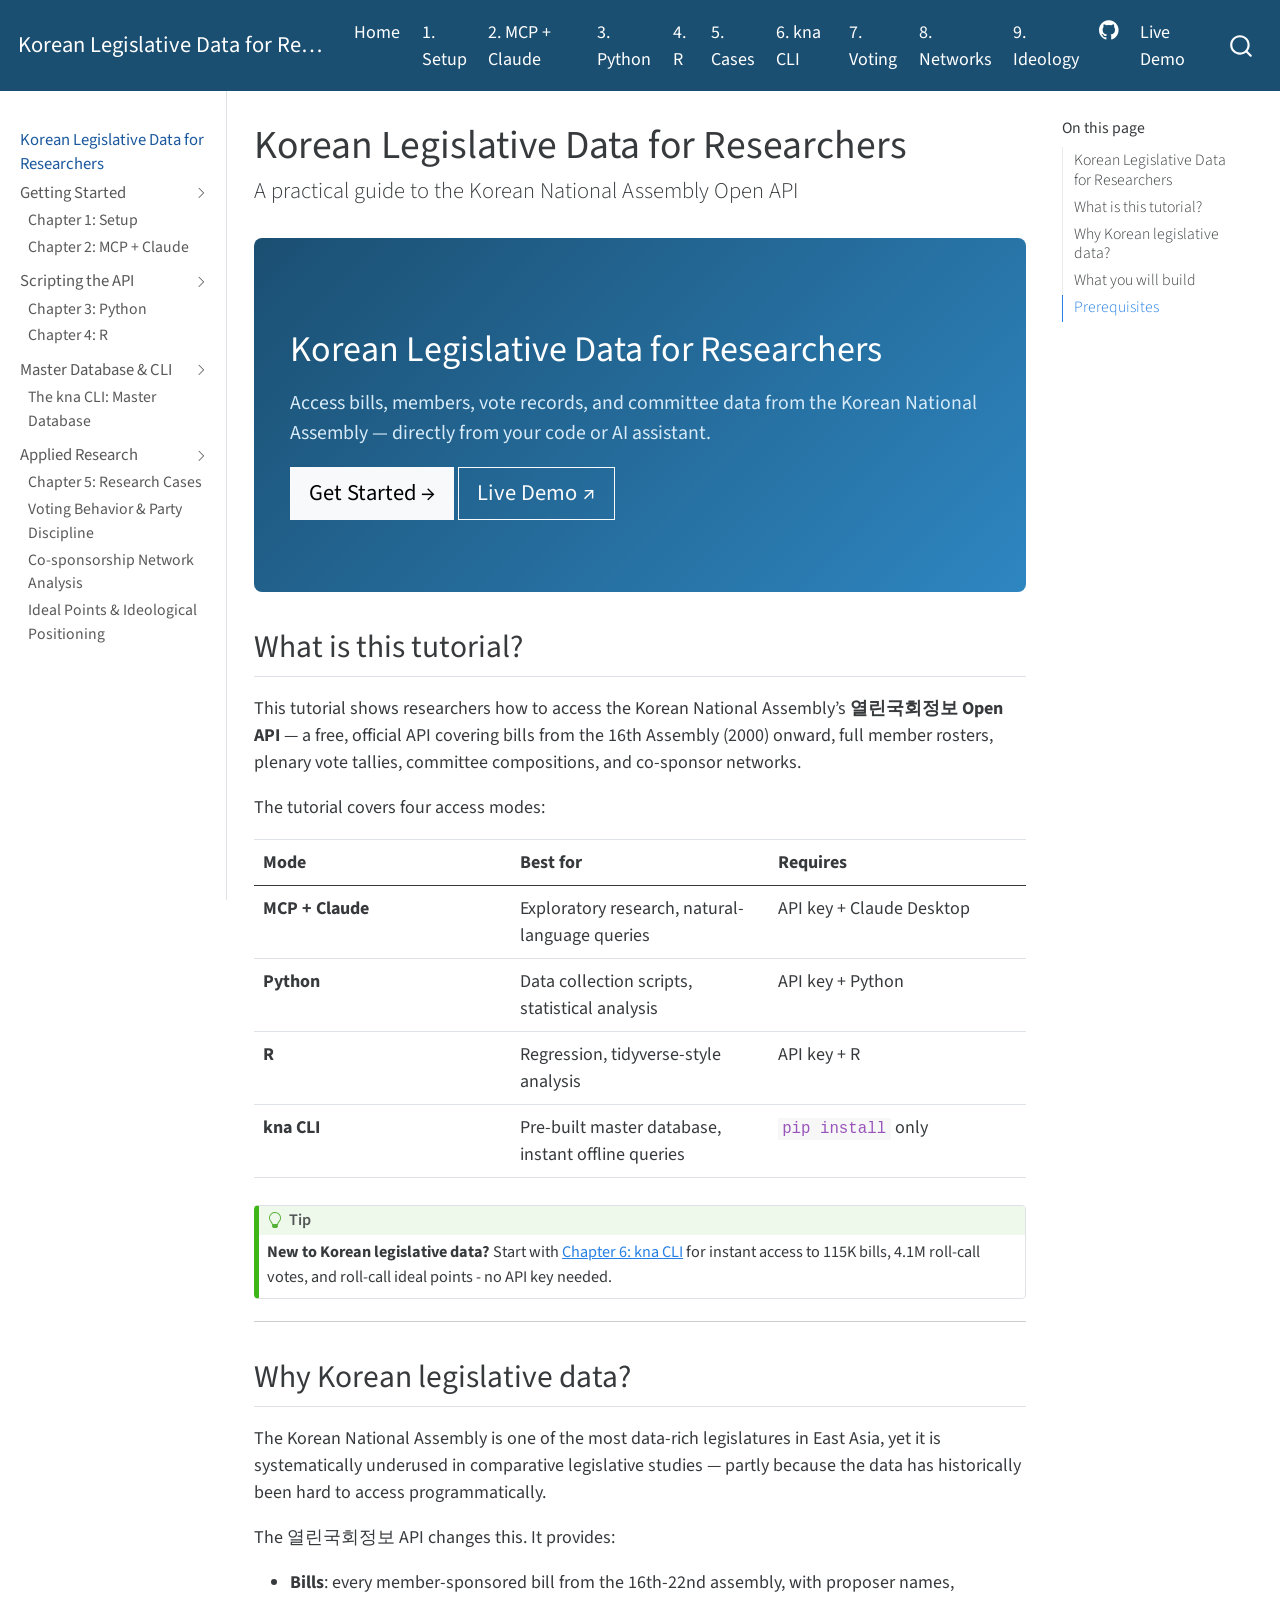
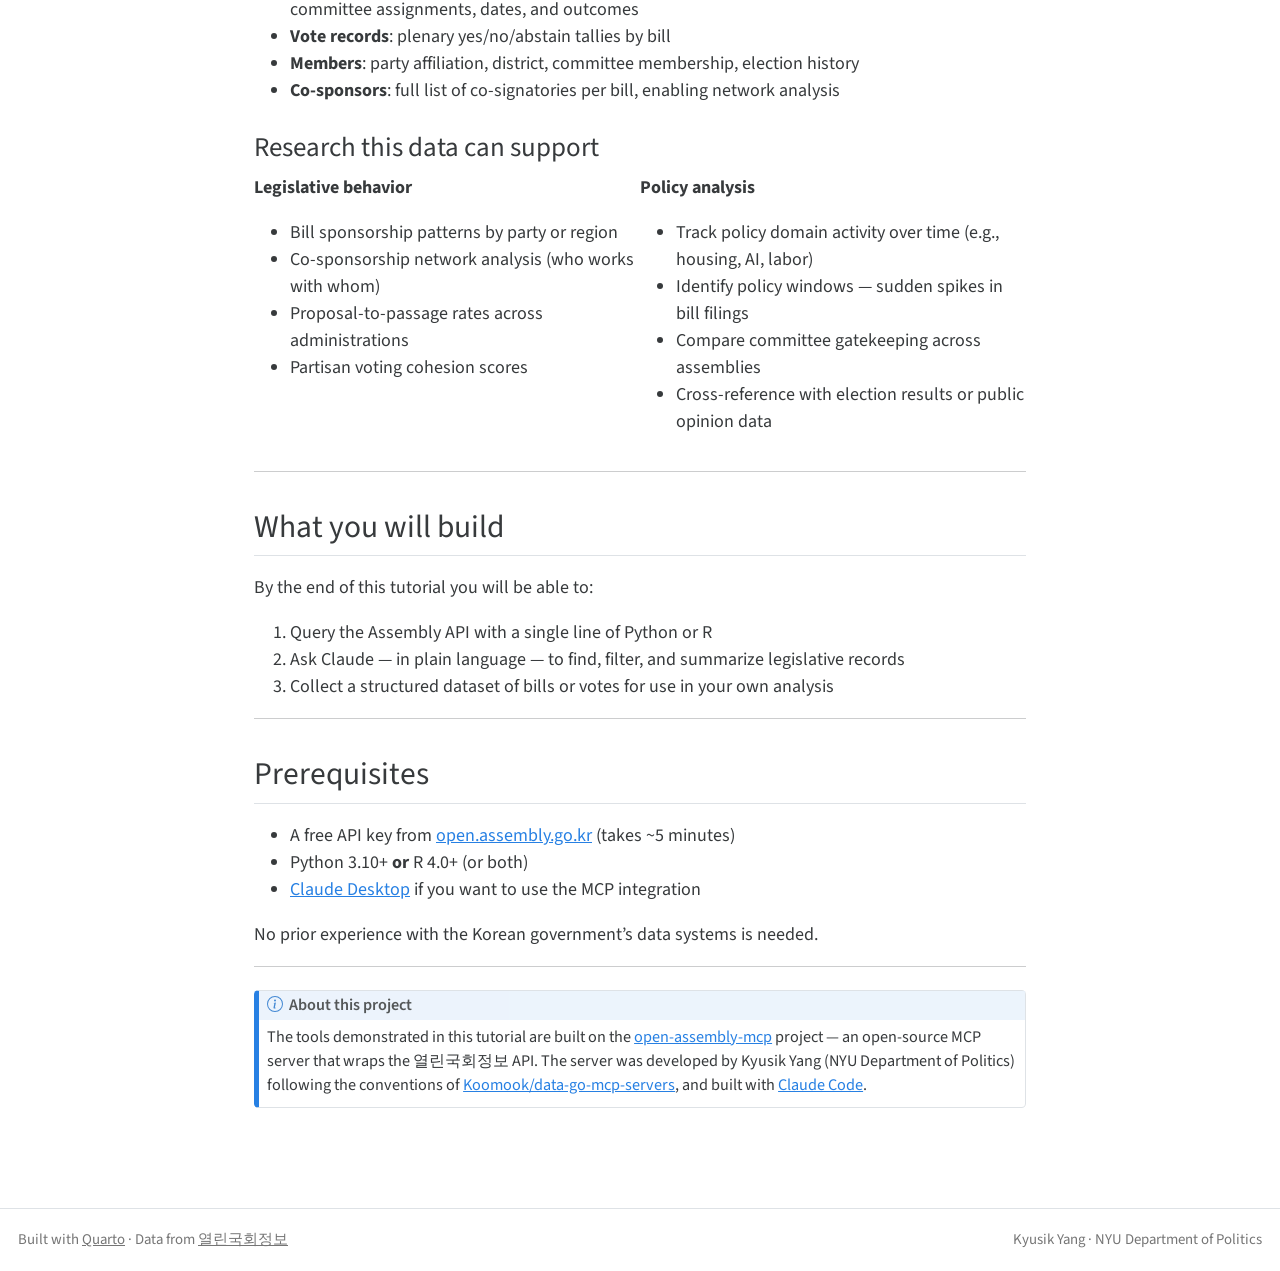
<file: docs/index.html>
<!DOCTYPE html>
<html xmlns="http://www.w3.org/1999/xhtml" lang="en" xml:lang="en"><head>

<meta charset="utf-8">
<meta name="generator" content="quarto-1.0.38">

<meta name="viewport" content="width=device-width, initial-scale=1.0, user-scalable=yes">


<title>Korean Legislative Data for Researchers</title>
<style>
code{white-space: pre-wrap;}
span.smallcaps{font-variant: small-caps;}
span.underline{text-decoration: underline;}
div.column{display: inline-block; vertical-align: top; width: 50%;}
div.hanging-indent{margin-left: 1.5em; text-indent: -1.5em;}
ul.task-list{list-style: none;}
</style>


<script src="site_libs/quarto-nav/quarto-nav.js"></script>
<script src="site_libs/quarto-nav/headroom.min.js"></script>
<script src="site_libs/clipboard/clipboard.min.js"></script>
<script src="site_libs/quarto-search/autocomplete.umd.js"></script>
<script src="site_libs/quarto-search/fuse.min.js"></script>
<script src="site_libs/quarto-search/quarto-search.js"></script>
<meta name="quarto:offset" content="./">
<link href="./images/favicon.ico" rel="icon">
<script src="site_libs/quarto-html/quarto.js"></script>
<script src="site_libs/quarto-html/popper.min.js"></script>
<script src="site_libs/quarto-html/tippy.umd.min.js"></script>
<script src="site_libs/quarto-html/anchor.min.js"></script>
<link href="site_libs/quarto-html/tippy.css" rel="stylesheet">
<link href="site_libs/quarto-html/quarto-syntax-highlighting.css" rel="stylesheet" id="quarto-text-highlighting-styles">
<script src="site_libs/bootstrap/bootstrap.min.js"></script>
<link href="site_libs/bootstrap/bootstrap-icons.css" rel="stylesheet">
<link href="site_libs/bootstrap/bootstrap.min.css" rel="stylesheet" id="quarto-bootstrap" data-mode="light">
<script id="quarto-search-options" type="application/json">{
  "location": "navbar",
  "copy-button": false,
  "collapse-after": 3,
  "panel-placement": "end",
  "type": "overlay",
  "limit": 20,
  "language": {
    "search-no-results-text": "No results",
    "search-matching-documents-text": "matching documents",
    "search-copy-link-title": "Copy link to search",
    "search-hide-matches-text": "Hide additional matches",
    "search-more-match-text": "more match in this document",
    "search-more-matches-text": "more matches in this document",
    "search-clear-button-title": "Clear",
    "search-detached-cancel-button-title": "Cancel",
    "search-submit-button-title": "Submit"
  }
}</script>


<link rel="stylesheet" href="styles.css">
</head>

<body class="nav-sidebar docked nav-fixed">

<div id="quarto-search-results"></div>
  <header id="quarto-header" class="headroom fixed-top">
    <nav class="navbar navbar-expand-lg navbar-dark ">
      <div class="navbar-container container-fluid">
      <a class="navbar-brand" href="./index.html">
    <span class="navbar-title">Korean Legislative Data for Researchers</span>
  </a>
          <button class="navbar-toggler" type="button" data-bs-toggle="collapse" data-bs-target="#navbarCollapse" aria-controls="navbarCollapse" aria-expanded="false" aria-label="Toggle navigation" onclick="if (window.quartoToggleHeadroom) { window.quartoToggleHeadroom(); }">
  <span class="navbar-toggler-icon"></span>
</button>
          <div class="collapse navbar-collapse" id="navbarCollapse">
            <ul class="navbar-nav navbar-nav-scroll me-auto">
  <li class="nav-item">
    <a class="nav-link active" href="./index.html" aria-current="page">Home</a>
  </li>  
  <li class="nav-item">
    <a class="nav-link" href="./01-setup.html">1. Setup</a>
  </li>  
  <li class="nav-item">
    <a class="nav-link" href="./02-mcp.html">2. MCP + Claude</a>
  </li>  
  <li class="nav-item">
    <a class="nav-link" href="./03-python.html">3. Python</a>
  </li>  
  <li class="nav-item">
    <a class="nav-link" href="./04-r.html">4. R</a>
  </li>  
  <li class="nav-item">
    <a class="nav-link" href="./05-cases.html">5. Cases</a>
  </li>  
  <li class="nav-item">
    <a class="nav-link" href="./06-kna.html">6. kna CLI</a>
  </li>  
  <li class="nav-item">
    <a class="nav-link" href="./07-voting.html">7. Voting</a>
  </li>  
  <li class="nav-item">
    <a class="nav-link" href="./08-network.html">8. Networks</a>
  </li>  
  <li class="nav-item">
    <a class="nav-link" href="./09-ideology.html">9. Ideology</a>
  </li>  
</ul>
            <ul class="navbar-nav navbar-nav-scroll ms-auto">
  <li class="nav-item compact">
    <a class="nav-link" href="https://github.com/kyusik-yang/kna"><i class="bi bi-github" role="img">
</i> 
 </a>
  </li>  
  <li class="nav-item">
    <a class="nav-link" href="https://national-assembly-kr.streamlit.app">Live Demo</a>
  </li>  
</ul>
              <div id="quarto-search" class="" title="Search"></div>
          </div> <!-- /navcollapse -->
      </div> <!-- /container-fluid -->
    </nav>
  <nav class="quarto-secondary-nav" data-bs-toggle="collapse" data-bs-target="#quarto-sidebar" aria-controls="quarto-sidebar" aria-expanded="false" aria-label="Toggle sidebar navigation" onclick="if (window.quartoToggleHeadroom) { window.quartoToggleHeadroom(); }">
    <div class="container-fluid d-flex justify-content-between">
      <h1 class="quarto-secondary-nav-title">Korean Legislative Data for Researchers</h1>
      <button type="button" class="quarto-btn-toggle btn" aria-label="Show secondary navigation">
        <i class="bi bi-chevron-right"></i>
      </button>
    </div>
  </nav>
</header>
<!-- content -->
<div id="quarto-content" class="quarto-container page-columns page-rows-contents page-layout-article page-navbar">
<!-- sidebar -->
  <nav id="quarto-sidebar" class="sidebar collapse sidebar-navigation docked overflow-auto">
    <div class="sidebar-menu-container"> 
    <ul class="list-unstyled mt-1">
        <li class="sidebar-item">
  <div class="sidebar-item-container"> 
  <a href="./index.html" class="sidebar-item-text sidebar-link active">Korean Legislative Data for Researchers</a>
  </div>
</li>
        <li class="sidebar-item sidebar-item-section">
      <div class="sidebar-item-container"> 
            <a class="sidebar-item-text sidebar-link text-start" data-bs-toggle="collapse" data-bs-target="#quarto-sidebar-section-1" aria-expanded="true">Getting Started</a>
          <a class="sidebar-item-toggle text-start" data-bs-toggle="collapse" data-bs-target="#quarto-sidebar-section-1" aria-expanded="true">
            <i class="bi bi-chevron-right ms-2"></i>
          </a> 
      </div>
      <ul id="quarto-sidebar-section-1" class="collapse list-unstyled sidebar-section depth1 show">  
          <li class="sidebar-item">
  <div class="sidebar-item-container"> 
  <a href="./01-setup.html" class="sidebar-item-text sidebar-link">Chapter 1: Setup</a>
  </div>
</li>
          <li class="sidebar-item">
  <div class="sidebar-item-container"> 
  <a href="./02-mcp.html" class="sidebar-item-text sidebar-link">Chapter 2: MCP + Claude</a>
  </div>
</li>
      </ul>
  </li>
        <li class="sidebar-item sidebar-item-section">
      <div class="sidebar-item-container"> 
            <a class="sidebar-item-text sidebar-link text-start" data-bs-toggle="collapse" data-bs-target="#quarto-sidebar-section-2" aria-expanded="true">Scripting the API</a>
          <a class="sidebar-item-toggle text-start" data-bs-toggle="collapse" data-bs-target="#quarto-sidebar-section-2" aria-expanded="true">
            <i class="bi bi-chevron-right ms-2"></i>
          </a> 
      </div>
      <ul id="quarto-sidebar-section-2" class="collapse list-unstyled sidebar-section depth1 show">  
          <li class="sidebar-item">
  <div class="sidebar-item-container"> 
  <a href="./03-python.html" class="sidebar-item-text sidebar-link">Chapter 3: Python</a>
  </div>
</li>
          <li class="sidebar-item">
  <div class="sidebar-item-container"> 
  <a href="./04-r.html" class="sidebar-item-text sidebar-link">Chapter 4: R</a>
  </div>
</li>
      </ul>
  </li>
        <li class="sidebar-item sidebar-item-section">
      <div class="sidebar-item-container"> 
            <a class="sidebar-item-text sidebar-link text-start" data-bs-toggle="collapse" data-bs-target="#quarto-sidebar-section-3" aria-expanded="true">Master Database &amp; CLI</a>
          <a class="sidebar-item-toggle text-start" data-bs-toggle="collapse" data-bs-target="#quarto-sidebar-section-3" aria-expanded="true">
            <i class="bi bi-chevron-right ms-2"></i>
          </a> 
      </div>
      <ul id="quarto-sidebar-section-3" class="collapse list-unstyled sidebar-section depth1 show">  
          <li class="sidebar-item">
  <div class="sidebar-item-container"> 
  <a href="./06-kna.html" class="sidebar-item-text sidebar-link">The kna CLI: Master Database</a>
  </div>
</li>
      </ul>
  </li>
        <li class="sidebar-item sidebar-item-section">
      <div class="sidebar-item-container"> 
            <a class="sidebar-item-text sidebar-link text-start" data-bs-toggle="collapse" data-bs-target="#quarto-sidebar-section-4" aria-expanded="true">Applied Research</a>
          <a class="sidebar-item-toggle text-start" data-bs-toggle="collapse" data-bs-target="#quarto-sidebar-section-4" aria-expanded="true">
            <i class="bi bi-chevron-right ms-2"></i>
          </a> 
      </div>
      <ul id="quarto-sidebar-section-4" class="collapse list-unstyled sidebar-section depth1 show">  
          <li class="sidebar-item">
  <div class="sidebar-item-container"> 
  <a href="./05-cases.html" class="sidebar-item-text sidebar-link">Chapter 5: Research Cases</a>
  </div>
</li>
          <li class="sidebar-item">
  <div class="sidebar-item-container"> 
  <a href="./07-voting.html" class="sidebar-item-text sidebar-link">Voting Behavior &amp; Party Discipline</a>
  </div>
</li>
          <li class="sidebar-item">
  <div class="sidebar-item-container"> 
  <a href="./08-network.html" class="sidebar-item-text sidebar-link">Co-sponsorship Network Analysis</a>
  </div>
</li>
          <li class="sidebar-item">
  <div class="sidebar-item-container"> 
  <a href="./09-ideology.html" class="sidebar-item-text sidebar-link">Ideal Points &amp; Ideological Positioning</a>
  </div>
</li>
      </ul>
  </li>
    </ul>
    </div>
</nav>
<!-- margin-sidebar -->
    <div id="quarto-margin-sidebar" class="sidebar margin-sidebar">
        <nav id="TOC" role="doc-toc">
    <h2 id="toc-title">On this page</h2>
   
  <ul>
  <li><a href="#korean-legislative-data-for-researchers" id="toc-korean-legislative-data-for-researchers" class="nav-link active" data-scroll-target="#korean-legislative-data-for-researchers">Korean Legislative Data for Researchers</a></li>
  <li><a href="#what-is-this-tutorial" id="toc-what-is-this-tutorial" class="nav-link" data-scroll-target="#what-is-this-tutorial">What is this tutorial?</a></li>
  <li><a href="#why-korean-legislative-data" id="toc-why-korean-legislative-data" class="nav-link" data-scroll-target="#why-korean-legislative-data">Why Korean legislative data?</a>
  <ul class="collapse">
  <li><a href="#research-this-data-can-support" id="toc-research-this-data-can-support" class="nav-link" data-scroll-target="#research-this-data-can-support">Research this data can support</a></li>
  </ul></li>
  <li><a href="#what-you-will-build" id="toc-what-you-will-build" class="nav-link" data-scroll-target="#what-you-will-build">What you will build</a></li>
  <li><a href="#prerequisites" id="toc-prerequisites" class="nav-link" data-scroll-target="#prerequisites">Prerequisites</a></li>
  </ul>
</nav>
    </div>
<!-- main -->
<main class="content" id="quarto-document-content">

<header id="title-block-header" class="quarto-title-block default">
<div class="quarto-title">
<h1 class="title d-none d-lg-block">Korean Legislative Data for Researchers</h1>
<p class="subtitle lead">A practical guide to the Korean National Assembly Open API</p>
</div>



<div class="quarto-title-meta">

    
    
  </div>
  

</header>

<section id="korean-legislative-data-for-researchers" class="level1 hero">
<h1>Korean Legislative Data for Researchers</h1>
<p>Access bills, members, vote records, and committee data from the Korean National Assembly — directly from your code or AI assistant.</p>
<p><a href="./01-setup.html" class="btn btn-light btn-lg">Get Started →</a> <a href="https://national-assembly-kr.streamlit.app" class="btn btn-outline-light btn-lg">Live Demo ↗</a></p>
</section>
<section id="what-is-this-tutorial" class="level2">
<h2 class="anchored" data-anchor-id="what-is-this-tutorial">What is this tutorial?</h2>
<p>This tutorial shows researchers how to access the Korean National Assembly’s <strong>열린국회정보 Open API</strong> — a free, official API covering bills from the 16th Assembly (2000) onward, full member rosters, plenary vote tallies, committee compositions, and co-sponsor networks.</p>
<p>The tutorial covers four access modes:</p>
<table class="table">
<colgroup>
<col style="width: 33%">
<col style="width: 33%">
<col style="width: 33%">
</colgroup>
<thead>
<tr class="header">
<th>Mode</th>
<th>Best for</th>
<th>Requires</th>
</tr>
</thead>
<tbody>
<tr class="odd">
<td><strong>MCP + Claude</strong></td>
<td>Exploratory research, natural-language queries</td>
<td>API key + Claude Desktop</td>
</tr>
<tr class="even">
<td><strong>Python</strong></td>
<td>Data collection scripts, statistical analysis</td>
<td>API key + Python</td>
</tr>
<tr class="odd">
<td><strong>R</strong></td>
<td>Regression, tidyverse-style analysis</td>
<td>API key + R</td>
</tr>
<tr class="even">
<td><strong>kna CLI</strong></td>
<td>Pre-built master database, instant offline queries</td>
<td><code>pip install</code> only</td>
</tr>
</tbody>
</table>
<div class="callout-tip callout callout-style-default callout-captioned">
<div class="callout-header d-flex align-content-center">
<div class="callout-icon-container">
<i class="callout-icon"></i>
</div>
<div class="callout-caption-container flex-fill">
Tip
</div>
</div>
<div class="callout-body-container callout-body">
<p><strong>New to Korean legislative data?</strong> Start with <a href="./06-kna.html">Chapter 6: kna CLI</a> for instant access to 115K bills, 4.1M roll-call votes, and roll-call ideal points - no API key needed.</p>
</div>
</div>
<hr>
</section>
<section id="why-korean-legislative-data" class="level2">
<h2 class="anchored" data-anchor-id="why-korean-legislative-data">Why Korean legislative data?</h2>
<p>The Korean National Assembly is one of the most data-rich legislatures in East Asia, yet it is systematically underused in comparative legislative studies — partly because the data has historically been hard to access programmatically.</p>
<p>The 열린국회정보 API changes this. It provides:</p>
<ul>
<li><strong>Bills</strong>: every member-sponsored bill from the 16th-22nd assembly, with proposer names, committee assignments, dates, and outcomes</li>
<li><strong>Vote records</strong>: plenary yes/no/abstain tallies by bill</li>
<li><strong>Members</strong>: party affiliation, district, committee membership, election history</li>
<li><strong>Co-sponsors</strong>: full list of co-signatories per bill, enabling network analysis</li>
</ul>
<section id="research-this-data-can-support" class="level3">
<h3 class="anchored" data-anchor-id="research-this-data-can-support">Research this data can support</h3>
<div class="columns">
<div class="column" style="width:50%;">
<p><strong>Legislative behavior</strong></p>
<ul>
<li>Bill sponsorship patterns by party or region</li>
<li>Co-sponsorship network analysis (who works with whom)</li>
<li>Proposal-to-passage rates across administrations</li>
<li>Partisan voting cohesion scores</li>
</ul>
</div><div class="column" style="width:50%;">
<p><strong>Policy analysis</strong></p>
<ul>
<li>Track policy domain activity over time (e.g., housing, AI, labor)</li>
<li>Identify policy windows — sudden spikes in bill filings</li>
<li>Compare committee gatekeeping across assemblies</li>
<li>Cross-reference with election results or public opinion data</li>
</ul>
</div>
</div>
<hr>
</section>
</section>
<section id="what-you-will-build" class="level2">
<h2 class="anchored" data-anchor-id="what-you-will-build">What you will build</h2>
<p>By the end of this tutorial you will be able to:</p>
<ol type="1">
<li>Query the Assembly API with a single line of Python or R</li>
<li>Ask Claude — in plain language — to find, filter, and summarize legislative records</li>
<li>Collect a structured dataset of bills or votes for use in your own analysis</li>
</ol>
<hr>
</section>
<section id="prerequisites" class="level2">
<h2 class="anchored" data-anchor-id="prerequisites">Prerequisites</h2>
<ul>
<li>A free API key from <a href="https://open.assembly.go.kr">open.assembly.go.kr</a> (takes ~5 minutes)</li>
<li>Python 3.10+ <strong>or</strong> R 4.0+ (or both)</li>
<li><a href="https://claude.ai/download">Claude Desktop</a> if you want to use the MCP integration</li>
</ul>
<p>No prior experience with the Korean government’s data systems is needed.</p>
<hr>
<div class="callout-note callout callout-style-default callout-captioned">
<div class="callout-header d-flex align-content-center">
<div class="callout-icon-container">
<i class="callout-icon"></i>
</div>
<div class="callout-caption-container flex-fill">
About this project
</div>
</div>
<div class="callout-body-container callout-body">
<p>The tools demonstrated in this tutorial are built on the <a href="https://github.com/kyusik-yang/open-assembly-mcp">open-assembly-mcp</a> project — an open-source MCP server that wraps the 열린국회정보 API. The server was developed by Kyusik Yang (NYU Department of Politics) following the conventions of <a href="https://github.com/Koomook/data-go-mcp-servers">Koomook/data-go-mcp-servers</a>, and built with <a href="https://claude.ai/code">Claude Code</a>.</p>
</div>
</div>


</section>

</main> <!-- /main -->
<script id="quarto-html-after-body" type="application/javascript">
window.document.addEventListener("DOMContentLoaded", function (event) {
  const toggleBodyColorMode = (bsSheetEl) => {
    const mode = bsSheetEl.getAttribute("data-mode");
    const bodyEl = window.document.querySelector("body");
    if (mode === "dark") {
      bodyEl.classList.add("quarto-dark");
      bodyEl.classList.remove("quarto-light");
    } else {
      bodyEl.classList.add("quarto-light");
      bodyEl.classList.remove("quarto-dark");
    }
  }
  const toggleBodyColorPrimary = () => {
    const bsSheetEl = window.document.querySelector("link#quarto-bootstrap");
    if (bsSheetEl) {
      toggleBodyColorMode(bsSheetEl);
    }
  }
  toggleBodyColorPrimary();  
  const icon = "";
  const anchorJS = new window.AnchorJS();
  anchorJS.options = {
    placement: 'right',
    icon: icon
  };
  anchorJS.add('.anchored');
  const clipboard = new window.ClipboardJS('.code-copy-button', {
    target: function(trigger) {
      return trigger.previousElementSibling;
    }
  });
  clipboard.on('success', function(e) {
    // button target
    const button = e.trigger;
    // don't keep focus
    button.blur();
    // flash "checked"
    button.classList.add('code-copy-button-checked');
    var currentTitle = button.getAttribute("title");
    button.setAttribute("title", "Copied!");
    setTimeout(function() {
      button.setAttribute("title", currentTitle);
      button.classList.remove('code-copy-button-checked');
    }, 1000);
    // clear code selection
    e.clearSelection();
  });
  function tippyHover(el, contentFn) {
    const config = {
      allowHTML: true,
      content: contentFn,
      maxWidth: 500,
      delay: 100,
      arrow: false,
      appendTo: function(el) {
          return el.parentElement;
      },
      interactive: true,
      interactiveBorder: 10,
      theme: 'quarto',
      placement: 'bottom-start'
    };
    window.tippy(el, config); 
  }
  const noterefs = window.document.querySelectorAll('a[role="doc-noteref"]');
  for (var i=0; i<noterefs.length; i++) {
    const ref = noterefs[i];
    tippyHover(ref, function() {
      let href = ref.getAttribute('href');
      try { href = new URL(href).hash; } catch {}
      const id = href.replace(/^#\/?/, "");
      const note = window.document.getElementById(id);
      return note.innerHTML;
    });
  }
  var bibliorefs = window.document.querySelectorAll('a[role="doc-biblioref"]');
  for (var i=0; i<bibliorefs.length; i++) {
    const ref = bibliorefs[i];
    const cites = ref.parentNode.getAttribute('data-cites').split(' ');
    tippyHover(ref, function() {
      var popup = window.document.createElement('div');
      cites.forEach(function(cite) {
        var citeDiv = window.document.createElement('div');
        citeDiv.classList.add('hanging-indent');
        citeDiv.classList.add('csl-entry');
        var biblioDiv = window.document.getElementById('ref-' + cite);
        if (biblioDiv) {
          citeDiv.innerHTML = biblioDiv.innerHTML;
        }
        popup.appendChild(citeDiv);
      });
      return popup.innerHTML;
    });
  }
});
</script>
</div> <!-- /content -->
<footer class="footer">
  <div class="nav-footer">
    <div class="nav-footer-left">Built with <a href="https://quarto.org">Quarto</a> · Data from <a href="https://open.assembly.go.kr">열린국회정보</a></div>   
    <div class="nav-footer-right">Kyusik Yang · NYU Department of Politics</div>
  </div>
</footer>



</body></html>
</file>
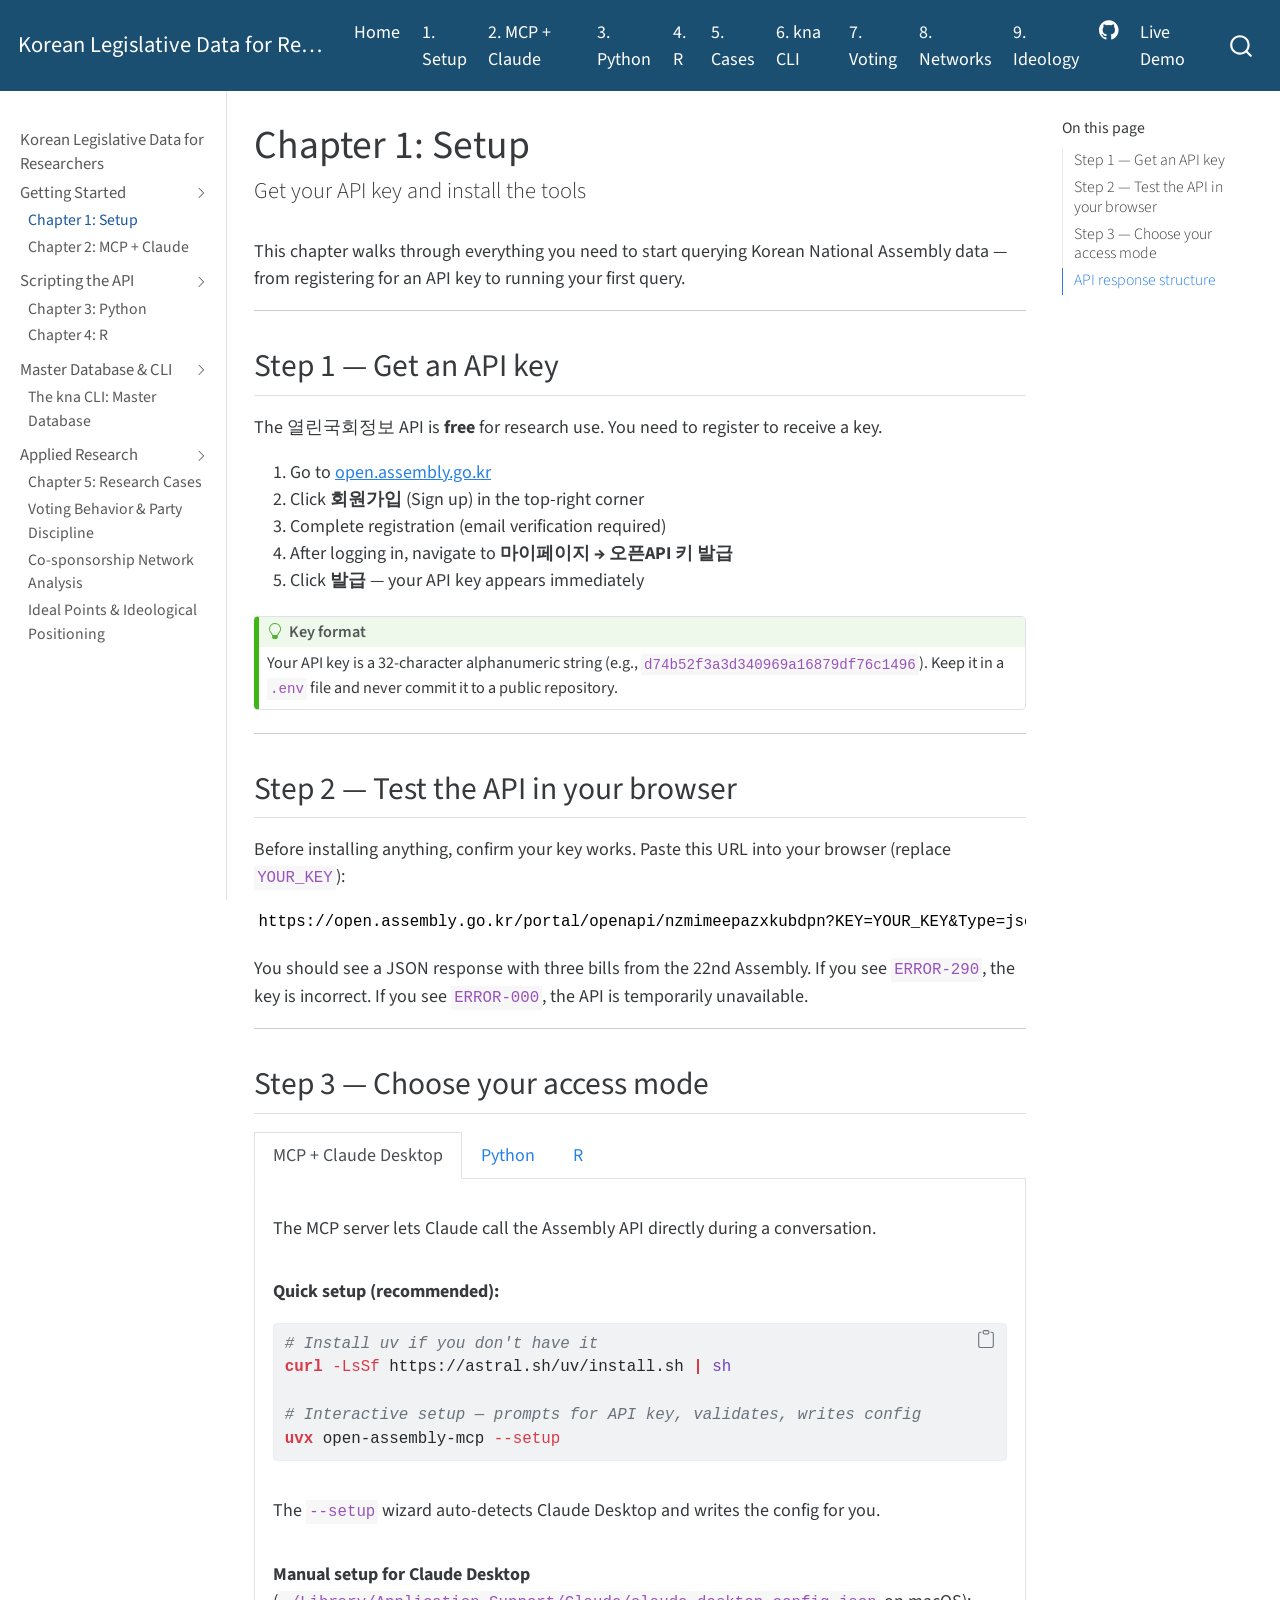
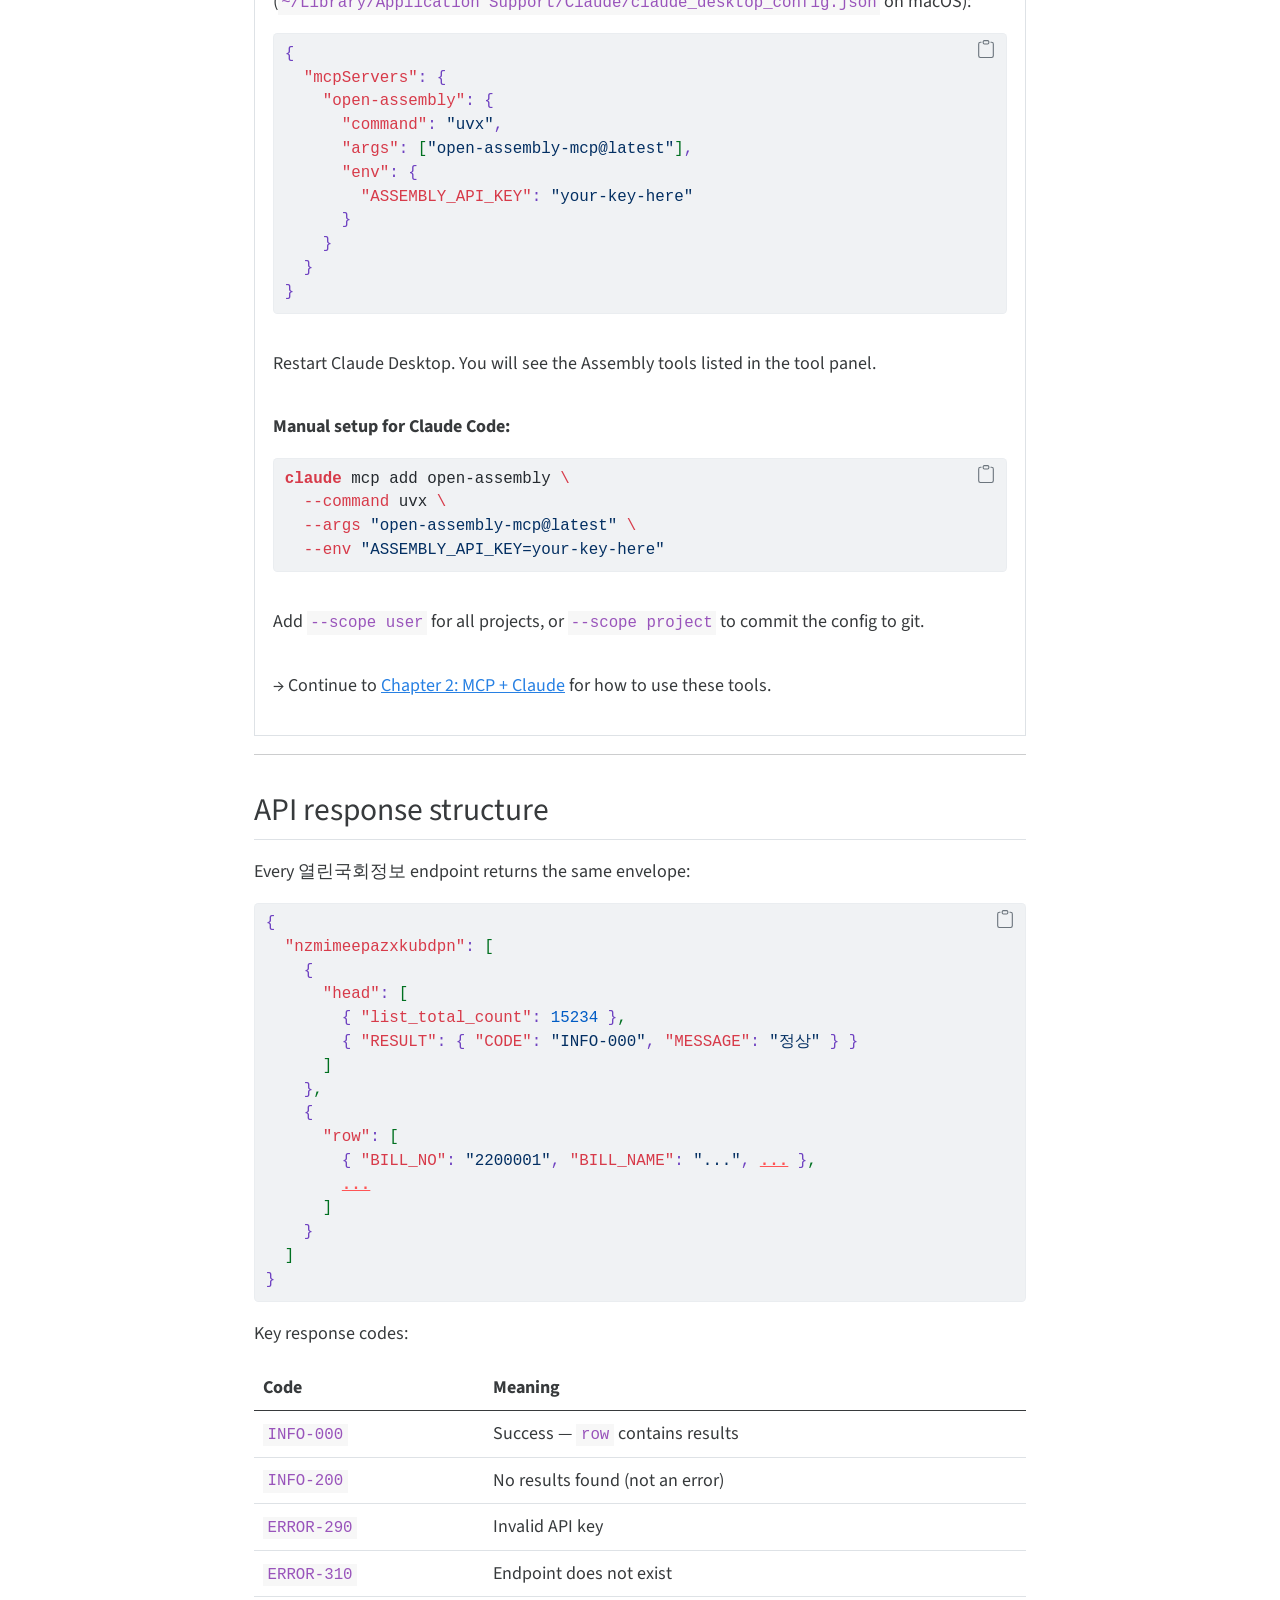
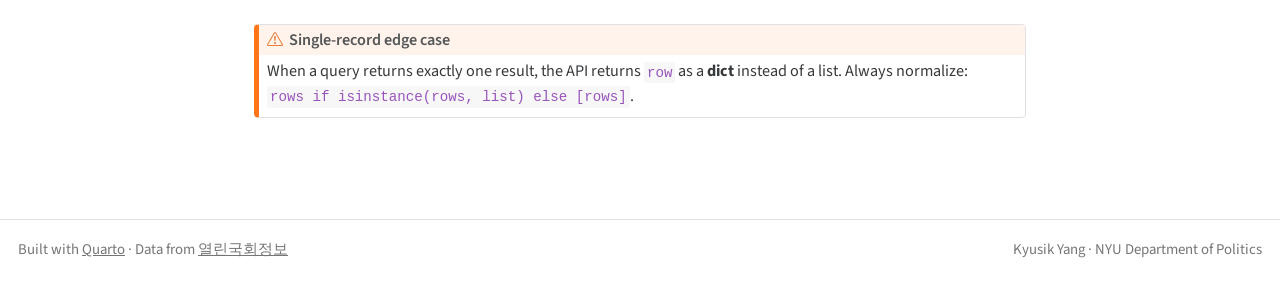
<file: docs/01-setup.html>
<!DOCTYPE html>
<html xmlns="http://www.w3.org/1999/xhtml" lang="en" xml:lang="en"><head>

<meta charset="utf-8">
<meta name="generator" content="quarto-1.0.38">

<meta name="viewport" content="width=device-width, initial-scale=1.0, user-scalable=yes">


<title>Korean Legislative Data for Researchers - Chapter 1: Setup</title>
<style>
code{white-space: pre-wrap;}
span.smallcaps{font-variant: small-caps;}
span.underline{text-decoration: underline;}
div.column{display: inline-block; vertical-align: top; width: 50%;}
div.hanging-indent{margin-left: 1.5em; text-indent: -1.5em;}
ul.task-list{list-style: none;}
pre > code.sourceCode { white-space: pre; position: relative; }
pre > code.sourceCode > span { display: inline-block; line-height: 1.25; }
pre > code.sourceCode > span:empty { height: 1.2em; }
.sourceCode { overflow: visible; }
code.sourceCode > span { color: inherit; text-decoration: inherit; }
div.sourceCode { margin: 1em 0; }
pre.sourceCode { margin: 0; }
@media screen {
div.sourceCode { overflow: auto; }
}
@media print {
pre > code.sourceCode { white-space: pre-wrap; }
pre > code.sourceCode > span { text-indent: -5em; padding-left: 5em; }
}
pre.numberSource code
  { counter-reset: source-line 0; }
pre.numberSource code > span
  { position: relative; left: -4em; counter-increment: source-line; }
pre.numberSource code > span > a:first-child::before
  { content: counter(source-line);
    position: relative; left: -1em; text-align: right; vertical-align: baseline;
    border: none; display: inline-block;
    -webkit-touch-callout: none; -webkit-user-select: none;
    -khtml-user-select: none; -moz-user-select: none;
    -ms-user-select: none; user-select: none;
    padding: 0 4px; width: 4em;
    color: #aaaaaa;
  }
pre.numberSource { margin-left: 3em; border-left: 1px solid #aaaaaa;  padding-left: 4px; }
div.sourceCode
  {   }
@media screen {
pre > code.sourceCode > span > a:first-child::before { text-decoration: underline; }
}
code span.al { color: #ff0000; font-weight: bold; } /* Alert */
code span.an { color: #60a0b0; font-weight: bold; font-style: italic; } /* Annotation */
code span.at { color: #7d9029; } /* Attribute */
code span.bn { color: #40a070; } /* BaseN */
code span.bu { } /* BuiltIn */
code span.cf { color: #007020; font-weight: bold; } /* ControlFlow */
code span.ch { color: #4070a0; } /* Char */
code span.cn { color: #880000; } /* Constant */
code span.co { color: #60a0b0; font-style: italic; } /* Comment */
code span.cv { color: #60a0b0; font-weight: bold; font-style: italic; } /* CommentVar */
code span.do { color: #ba2121; font-style: italic; } /* Documentation */
code span.dt { color: #902000; } /* DataType */
code span.dv { color: #40a070; } /* DecVal */
code span.er { color: #ff0000; font-weight: bold; } /* Error */
code span.ex { } /* Extension */
code span.fl { color: #40a070; } /* Float */
code span.fu { color: #06287e; } /* Function */
code span.im { } /* Import */
code span.in { color: #60a0b0; font-weight: bold; font-style: italic; } /* Information */
code span.kw { color: #007020; font-weight: bold; } /* Keyword */
code span.op { color: #666666; } /* Operator */
code span.ot { color: #007020; } /* Other */
code span.pp { color: #bc7a00; } /* Preprocessor */
code span.sc { color: #4070a0; } /* SpecialChar */
code span.ss { color: #bb6688; } /* SpecialString */
code span.st { color: #4070a0; } /* String */
code span.va { color: #19177c; } /* Variable */
code span.vs { color: #4070a0; } /* VerbatimString */
code span.wa { color: #60a0b0; font-weight: bold; font-style: italic; } /* Warning */
</style>


<script src="site_libs/quarto-nav/quarto-nav.js"></script>
<script src="site_libs/quarto-nav/headroom.min.js"></script>
<script src="site_libs/clipboard/clipboard.min.js"></script>
<script src="site_libs/quarto-search/autocomplete.umd.js"></script>
<script src="site_libs/quarto-search/fuse.min.js"></script>
<script src="site_libs/quarto-search/quarto-search.js"></script>
<meta name="quarto:offset" content="./">
<link href="./images/favicon.ico" rel="icon">
<script src="site_libs/quarto-html/quarto.js"></script>
<script src="site_libs/quarto-html/popper.min.js"></script>
<script src="site_libs/quarto-html/tippy.umd.min.js"></script>
<script src="site_libs/quarto-html/anchor.min.js"></script>
<link href="site_libs/quarto-html/tippy.css" rel="stylesheet">
<link href="site_libs/quarto-html/quarto-syntax-highlighting.css" rel="stylesheet" id="quarto-text-highlighting-styles">
<script src="site_libs/bootstrap/bootstrap.min.js"></script>
<link href="site_libs/bootstrap/bootstrap-icons.css" rel="stylesheet">
<link href="site_libs/bootstrap/bootstrap.min.css" rel="stylesheet" id="quarto-bootstrap" data-mode="light">
<script id="quarto-search-options" type="application/json">{
  "location": "navbar",
  "copy-button": false,
  "collapse-after": 3,
  "panel-placement": "end",
  "type": "overlay",
  "limit": 20,
  "language": {
    "search-no-results-text": "No results",
    "search-matching-documents-text": "matching documents",
    "search-copy-link-title": "Copy link to search",
    "search-hide-matches-text": "Hide additional matches",
    "search-more-match-text": "more match in this document",
    "search-more-matches-text": "more matches in this document",
    "search-clear-button-title": "Clear",
    "search-detached-cancel-button-title": "Cancel",
    "search-submit-button-title": "Submit"
  }
}</script>


<link rel="stylesheet" href="styles.css">
</head>

<body class="nav-sidebar docked nav-fixed">

<div id="quarto-search-results"></div>
  <header id="quarto-header" class="headroom fixed-top">
    <nav class="navbar navbar-expand-lg navbar-dark ">
      <div class="navbar-container container-fluid">
      <a class="navbar-brand" href="./index.html">
    <span class="navbar-title">Korean Legislative Data for Researchers</span>
  </a>
          <button class="navbar-toggler" type="button" data-bs-toggle="collapse" data-bs-target="#navbarCollapse" aria-controls="navbarCollapse" aria-expanded="false" aria-label="Toggle navigation" onclick="if (window.quartoToggleHeadroom) { window.quartoToggleHeadroom(); }">
  <span class="navbar-toggler-icon"></span>
</button>
          <div class="collapse navbar-collapse" id="navbarCollapse">
            <ul class="navbar-nav navbar-nav-scroll me-auto">
  <li class="nav-item">
    <a class="nav-link active" href="./index.html" aria-current="page">Home</a>
  </li>  
  <li class="nav-item">
    <a class="nav-link" href="./01-setup.html">1. Setup</a>
  </li>  
  <li class="nav-item">
    <a class="nav-link" href="./02-mcp.html">2. MCP + Claude</a>
  </li>  
  <li class="nav-item">
    <a class="nav-link" href="./03-python.html">3. Python</a>
  </li>  
  <li class="nav-item">
    <a class="nav-link" href="./04-r.html">4. R</a>
  </li>  
  <li class="nav-item">
    <a class="nav-link" href="./05-cases.html">5. Cases</a>
  </li>  
  <li class="nav-item">
    <a class="nav-link" href="./06-kna.html">6. kna CLI</a>
  </li>  
  <li class="nav-item">
    <a class="nav-link" href="./07-voting.html">7. Voting</a>
  </li>  
  <li class="nav-item">
    <a class="nav-link" href="./08-network.html">8. Networks</a>
  </li>  
  <li class="nav-item">
    <a class="nav-link" href="./09-ideology.html">9. Ideology</a>
  </li>  
</ul>
            <ul class="navbar-nav navbar-nav-scroll ms-auto">
  <li class="nav-item compact">
    <a class="nav-link" href="https://github.com/kyusik-yang/kna"><i class="bi bi-github" role="img">
</i> 
 </a>
  </li>  
  <li class="nav-item">
    <a class="nav-link" href="https://national-assembly-kr.streamlit.app">Live Demo</a>
  </li>  
</ul>
              <div id="quarto-search" class="" title="Search"></div>
          </div> <!-- /navcollapse -->
      </div> <!-- /container-fluid -->
    </nav>
  <nav class="quarto-secondary-nav" data-bs-toggle="collapse" data-bs-target="#quarto-sidebar" aria-controls="quarto-sidebar" aria-expanded="false" aria-label="Toggle sidebar navigation" onclick="if (window.quartoToggleHeadroom) { window.quartoToggleHeadroom(); }">
    <div class="container-fluid d-flex justify-content-between">
      <h1 class="quarto-secondary-nav-title">Chapter 1: Setup</h1>
      <button type="button" class="quarto-btn-toggle btn" aria-label="Show secondary navigation">
        <i class="bi bi-chevron-right"></i>
      </button>
    </div>
  </nav>
</header>
<!-- content -->
<div id="quarto-content" class="quarto-container page-columns page-rows-contents page-layout-article page-navbar">
<!-- sidebar -->
  <nav id="quarto-sidebar" class="sidebar collapse sidebar-navigation docked overflow-auto">
    <div class="sidebar-menu-container"> 
    <ul class="list-unstyled mt-1">
        <li class="sidebar-item">
  <div class="sidebar-item-container"> 
  <a href="./index.html" class="sidebar-item-text sidebar-link">Korean Legislative Data for Researchers</a>
  </div>
</li>
        <li class="sidebar-item sidebar-item-section">
      <div class="sidebar-item-container"> 
            <a class="sidebar-item-text sidebar-link text-start" data-bs-toggle="collapse" data-bs-target="#quarto-sidebar-section-1" aria-expanded="true">Getting Started</a>
          <a class="sidebar-item-toggle text-start" data-bs-toggle="collapse" data-bs-target="#quarto-sidebar-section-1" aria-expanded="true">
            <i class="bi bi-chevron-right ms-2"></i>
          </a> 
      </div>
      <ul id="quarto-sidebar-section-1" class="collapse list-unstyled sidebar-section depth1 show">  
          <li class="sidebar-item">
  <div class="sidebar-item-container"> 
  <a href="./01-setup.html" class="sidebar-item-text sidebar-link active">Chapter 1: Setup</a>
  </div>
</li>
          <li class="sidebar-item">
  <div class="sidebar-item-container"> 
  <a href="./02-mcp.html" class="sidebar-item-text sidebar-link">Chapter 2: MCP + Claude</a>
  </div>
</li>
      </ul>
  </li>
        <li class="sidebar-item sidebar-item-section">
      <div class="sidebar-item-container"> 
            <a class="sidebar-item-text sidebar-link text-start" data-bs-toggle="collapse" data-bs-target="#quarto-sidebar-section-2" aria-expanded="true">Scripting the API</a>
          <a class="sidebar-item-toggle text-start" data-bs-toggle="collapse" data-bs-target="#quarto-sidebar-section-2" aria-expanded="true">
            <i class="bi bi-chevron-right ms-2"></i>
          </a> 
      </div>
      <ul id="quarto-sidebar-section-2" class="collapse list-unstyled sidebar-section depth1 show">  
          <li class="sidebar-item">
  <div class="sidebar-item-container"> 
  <a href="./03-python.html" class="sidebar-item-text sidebar-link">Chapter 3: Python</a>
  </div>
</li>
          <li class="sidebar-item">
  <div class="sidebar-item-container"> 
  <a href="./04-r.html" class="sidebar-item-text sidebar-link">Chapter 4: R</a>
  </div>
</li>
      </ul>
  </li>
        <li class="sidebar-item sidebar-item-section">
      <div class="sidebar-item-container"> 
            <a class="sidebar-item-text sidebar-link text-start" data-bs-toggle="collapse" data-bs-target="#quarto-sidebar-section-3" aria-expanded="true">Master Database &amp; CLI</a>
          <a class="sidebar-item-toggle text-start" data-bs-toggle="collapse" data-bs-target="#quarto-sidebar-section-3" aria-expanded="true">
            <i class="bi bi-chevron-right ms-2"></i>
          </a> 
      </div>
      <ul id="quarto-sidebar-section-3" class="collapse list-unstyled sidebar-section depth1 show">  
          <li class="sidebar-item">
  <div class="sidebar-item-container"> 
  <a href="./06-kna.html" class="sidebar-item-text sidebar-link">The kna CLI: Master Database</a>
  </div>
</li>
      </ul>
  </li>
        <li class="sidebar-item sidebar-item-section">
      <div class="sidebar-item-container"> 
            <a class="sidebar-item-text sidebar-link text-start" data-bs-toggle="collapse" data-bs-target="#quarto-sidebar-section-4" aria-expanded="true">Applied Research</a>
          <a class="sidebar-item-toggle text-start" data-bs-toggle="collapse" data-bs-target="#quarto-sidebar-section-4" aria-expanded="true">
            <i class="bi bi-chevron-right ms-2"></i>
          </a> 
      </div>
      <ul id="quarto-sidebar-section-4" class="collapse list-unstyled sidebar-section depth1 show">  
          <li class="sidebar-item">
  <div class="sidebar-item-container"> 
  <a href="./05-cases.html" class="sidebar-item-text sidebar-link">Chapter 5: Research Cases</a>
  </div>
</li>
          <li class="sidebar-item">
  <div class="sidebar-item-container"> 
  <a href="./07-voting.html" class="sidebar-item-text sidebar-link">Voting Behavior &amp; Party Discipline</a>
  </div>
</li>
          <li class="sidebar-item">
  <div class="sidebar-item-container"> 
  <a href="./08-network.html" class="sidebar-item-text sidebar-link">Co-sponsorship Network Analysis</a>
  </div>
</li>
          <li class="sidebar-item">
  <div class="sidebar-item-container"> 
  <a href="./09-ideology.html" class="sidebar-item-text sidebar-link">Ideal Points &amp; Ideological Positioning</a>
  </div>
</li>
      </ul>
  </li>
    </ul>
    </div>
</nav>
<!-- margin-sidebar -->
    <div id="quarto-margin-sidebar" class="sidebar margin-sidebar">
        <nav id="TOC" role="doc-toc">
    <h2 id="toc-title">On this page</h2>
   
  <ul>
  <li><a href="#step-1-get-an-api-key" id="toc-step-1-get-an-api-key" class="nav-link active" data-scroll-target="#step-1-get-an-api-key">Step 1 — Get an API key</a></li>
  <li><a href="#step-2-test-the-api-in-your-browser" id="toc-step-2-test-the-api-in-your-browser" class="nav-link" data-scroll-target="#step-2-test-the-api-in-your-browser">Step 2 — Test the API in your browser</a></li>
  <li><a href="#step-3-choose-your-access-mode" id="toc-step-3-choose-your-access-mode" class="nav-link" data-scroll-target="#step-3-choose-your-access-mode">Step 3 — Choose your access mode</a></li>
  <li><a href="#api-response-structure" id="toc-api-response-structure" class="nav-link" data-scroll-target="#api-response-structure">API response structure</a></li>
  </ul>
</nav>
    </div>
<!-- main -->
<main class="content" id="quarto-document-content">

<header id="title-block-header" class="quarto-title-block default">
<div class="quarto-title">
<h1 class="title d-none d-lg-block">Chapter 1: Setup</h1>
<p class="subtitle lead">Get your API key and install the tools</p>
</div>



<div class="quarto-title-meta">

    
    
  </div>
  

</header>

<p>This chapter walks through everything you need to start querying Korean National Assembly data — from registering for an API key to running your first query.</p>
<hr>
<section id="step-1-get-an-api-key" class="level2">
<h2 class="anchored" data-anchor-id="step-1-get-an-api-key">Step 1 — Get an API key</h2>
<p>The 열린국회정보 API is <strong>free</strong> for research use. You need to register to receive a key.</p>
<ol type="1">
<li>Go to <a href="https://open.assembly.go.kr">open.assembly.go.kr</a></li>
<li>Click <strong>회원가입</strong> (Sign up) in the top-right corner</li>
<li>Complete registration (email verification required)</li>
<li>After logging in, navigate to <strong>마이페이지 → 오픈API 키 발급</strong></li>
<li>Click <strong>발급</strong> — your API key appears immediately</li>
</ol>
<div class="callout-tip callout callout-style-default callout-captioned">
<div class="callout-header d-flex align-content-center">
<div class="callout-icon-container">
<i class="callout-icon"></i>
</div>
<div class="callout-caption-container flex-fill">
Key format
</div>
</div>
<div class="callout-body-container callout-body">
<p>Your API key is a 32-character alphanumeric string (e.g., <code>d74b52f3a3d340969a16879df76c1496</code>). Keep it in a <code>.env</code> file and never commit it to a public repository.</p>
</div>
</div>
<hr>
</section>
<section id="step-2-test-the-api-in-your-browser" class="level2">
<h2 class="anchored" data-anchor-id="step-2-test-the-api-in-your-browser">Step 2 — Test the API in your browser</h2>
<p>Before installing anything, confirm your key works. Paste this URL into your browser (replace <code>YOUR_KEY</code>):</p>
<pre><code>https://open.assembly.go.kr/portal/openapi/nzmimeepazxkubdpn?KEY=YOUR_KEY&amp;Type=json&amp;AGE=22&amp;pSize=3</code></pre>
<p>You should see a JSON response with three bills from the 22nd Assembly. If you see <code>ERROR-290</code>, the key is incorrect. If you see <code>ERROR-000</code>, the API is temporarily unavailable.</p>
<hr>
</section>
<section id="step-3-choose-your-access-mode" class="level2">
<h2 class="anchored" data-anchor-id="step-3-choose-your-access-mode">Step 3 — Choose your access mode</h2>
<div class="panel-tabset">
<ul class="nav nav-tabs" role="tablist"><li class="nav-item" role="presentation"><a class="nav-link active" id="tabset-1-1-tab" data-bs-toggle="tab" data-bs-target="#tabset-1-1" role="tab" aria-controls="tabset-1-1" aria-selected="true">MCP + Claude Desktop</a></li><li class="nav-item" role="presentation"><a class="nav-link" id="tabset-1-2-tab" data-bs-toggle="tab" data-bs-target="#tabset-1-2" role="tab" aria-controls="tabset-1-2" aria-selected="false">Python</a></li><li class="nav-item" role="presentation"><a class="nav-link" id="tabset-1-3-tab" data-bs-toggle="tab" data-bs-target="#tabset-1-3" role="tab" aria-controls="tabset-1-3" aria-selected="false">R</a></li></ul>
<div class="tab-content">
<div id="tabset-1-1" class="tab-pane active" role="tabpanel" aria-labelledby="tabset-1-1-tab">
<p>The MCP server lets Claude call the Assembly API directly during a conversation.</p>
<p><strong>Quick setup (recommended):</strong></p>
<div class="sourceCode" id="cb2"><pre class="sourceCode bash code-with-copy"><code class="sourceCode bash"><span id="cb2-1"><a href="#cb2-1" aria-hidden="true" tabindex="-1"></a><span class="co"># Install uv if you don't have it</span></span>
<span id="cb2-2"><a href="#cb2-2" aria-hidden="true" tabindex="-1"></a><span class="ex">curl</span> <span class="at">-LsSf</span> https://astral.sh/uv/install.sh <span class="kw">|</span> <span class="fu">sh</span></span>
<span id="cb2-3"><a href="#cb2-3" aria-hidden="true" tabindex="-1"></a></span>
<span id="cb2-4"><a href="#cb2-4" aria-hidden="true" tabindex="-1"></a><span class="co"># Interactive setup — prompts for API key, validates, writes config</span></span>
<span id="cb2-5"><a href="#cb2-5" aria-hidden="true" tabindex="-1"></a><span class="ex">uvx</span> open-assembly-mcp <span class="at">--setup</span></span></code><button title="Copy to Clipboard" class="code-copy-button"><i class="bi"></i></button></pre></div>
<p>The <code>--setup</code> wizard auto-detects Claude Desktop and writes the config for you.</p>
<p><strong>Manual setup for Claude Desktop</strong> (<code>~/Library/Application Support/Claude/claude_desktop_config.json</code> on macOS):</p>
<div class="sourceCode" id="cb3"><pre class="sourceCode json code-with-copy"><code class="sourceCode json"><span id="cb3-1"><a href="#cb3-1" aria-hidden="true" tabindex="-1"></a><span class="fu">{</span></span>
<span id="cb3-2"><a href="#cb3-2" aria-hidden="true" tabindex="-1"></a>  <span class="dt">"mcpServers"</span><span class="fu">:</span> <span class="fu">{</span></span>
<span id="cb3-3"><a href="#cb3-3" aria-hidden="true" tabindex="-1"></a>    <span class="dt">"open-assembly"</span><span class="fu">:</span> <span class="fu">{</span></span>
<span id="cb3-4"><a href="#cb3-4" aria-hidden="true" tabindex="-1"></a>      <span class="dt">"command"</span><span class="fu">:</span> <span class="st">"uvx"</span><span class="fu">,</span></span>
<span id="cb3-5"><a href="#cb3-5" aria-hidden="true" tabindex="-1"></a>      <span class="dt">"args"</span><span class="fu">:</span> <span class="ot">[</span><span class="st">"open-assembly-mcp@latest"</span><span class="ot">]</span><span class="fu">,</span></span>
<span id="cb3-6"><a href="#cb3-6" aria-hidden="true" tabindex="-1"></a>      <span class="dt">"env"</span><span class="fu">:</span> <span class="fu">{</span></span>
<span id="cb3-7"><a href="#cb3-7" aria-hidden="true" tabindex="-1"></a>        <span class="dt">"ASSEMBLY_API_KEY"</span><span class="fu">:</span> <span class="st">"your-key-here"</span></span>
<span id="cb3-8"><a href="#cb3-8" aria-hidden="true" tabindex="-1"></a>      <span class="fu">}</span></span>
<span id="cb3-9"><a href="#cb3-9" aria-hidden="true" tabindex="-1"></a>    <span class="fu">}</span></span>
<span id="cb3-10"><a href="#cb3-10" aria-hidden="true" tabindex="-1"></a>  <span class="fu">}</span></span>
<span id="cb3-11"><a href="#cb3-11" aria-hidden="true" tabindex="-1"></a><span class="fu">}</span></span></code><button title="Copy to Clipboard" class="code-copy-button"><i class="bi"></i></button></pre></div>
<p>Restart Claude Desktop. You will see the Assembly tools listed in the tool panel.</p>
<p><strong>Manual setup for Claude Code:</strong></p>
<div class="sourceCode" id="cb4"><pre class="sourceCode bash code-with-copy"><code class="sourceCode bash"><span id="cb4-1"><a href="#cb4-1" aria-hidden="true" tabindex="-1"></a><span class="ex">claude</span> mcp add open-assembly <span class="dt">\</span></span>
<span id="cb4-2"><a href="#cb4-2" aria-hidden="true" tabindex="-1"></a>  <span class="at">--command</span> uvx <span class="dt">\</span></span>
<span id="cb4-3"><a href="#cb4-3" aria-hidden="true" tabindex="-1"></a>  <span class="at">--args</span> <span class="st">"open-assembly-mcp@latest"</span> <span class="dt">\</span></span>
<span id="cb4-4"><a href="#cb4-4" aria-hidden="true" tabindex="-1"></a>  <span class="at">--env</span> <span class="st">"ASSEMBLY_API_KEY=your-key-here"</span></span></code><button title="Copy to Clipboard" class="code-copy-button"><i class="bi"></i></button></pre></div>
<p>Add <code>--scope user</code> for all projects, or <code>--scope project</code> to commit the config to git.</p>
<p>→ Continue to <a href="./02-mcp.html">Chapter 2: MCP + Claude</a> for how to use these tools.</p>
</div>
<div id="tabset-1-2" class="tab-pane" role="tabpanel" aria-labelledby="tabset-1-2-tab">
<div class="sourceCode" id="cb5"><pre class="sourceCode bash code-with-copy"><code class="sourceCode bash"><span id="cb5-1"><a href="#cb5-1" aria-hidden="true" tabindex="-1"></a><span class="ex">pip</span> install httpx python-dotenv</span></code><button title="Copy to Clipboard" class="code-copy-button"><i class="bi"></i></button></pre></div>
<p>Create a <code>.env</code> file in your project directory:</p>
<pre><code>ASSEMBLY_API_KEY=your-key-here</code></pre>
<p>Test with a quick script:</p>
<div class="sourceCode" id="cb7"><pre class="sourceCode python code-with-copy"><code class="sourceCode python"><span id="cb7-1"><a href="#cb7-1" aria-hidden="true" tabindex="-1"></a><span class="im">import</span> httpx, os</span>
<span id="cb7-2"><a href="#cb7-2" aria-hidden="true" tabindex="-1"></a><span class="im">from</span> dotenv <span class="im">import</span> load_dotenv</span>
<span id="cb7-3"><a href="#cb7-3" aria-hidden="true" tabindex="-1"></a></span>
<span id="cb7-4"><a href="#cb7-4" aria-hidden="true" tabindex="-1"></a>load_dotenv()</span>
<span id="cb7-5"><a href="#cb7-5" aria-hidden="true" tabindex="-1"></a></span>
<span id="cb7-6"><a href="#cb7-6" aria-hidden="true" tabindex="-1"></a>resp <span class="op">=</span> httpx.get(</span>
<span id="cb7-7"><a href="#cb7-7" aria-hidden="true" tabindex="-1"></a>    <span class="st">"https://open.assembly.go.kr/portal/openapi/nzmimeepazxkubdpn"</span>,</span>
<span id="cb7-8"><a href="#cb7-8" aria-hidden="true" tabindex="-1"></a>    params<span class="op">=</span>{</span>
<span id="cb7-9"><a href="#cb7-9" aria-hidden="true" tabindex="-1"></a>        <span class="st">"KEY"</span>: os.getenv(<span class="st">"ASSEMBLY_API_KEY"</span>),</span>
<span id="cb7-10"><a href="#cb7-10" aria-hidden="true" tabindex="-1"></a>        <span class="st">"Type"</span>: <span class="st">"json"</span>,</span>
<span id="cb7-11"><a href="#cb7-11" aria-hidden="true" tabindex="-1"></a>        <span class="st">"AGE"</span>: <span class="st">"22"</span>,</span>
<span id="cb7-12"><a href="#cb7-12" aria-hidden="true" tabindex="-1"></a>        <span class="st">"pSize"</span>: <span class="st">"3"</span>,</span>
<span id="cb7-13"><a href="#cb7-13" aria-hidden="true" tabindex="-1"></a>    }</span>
<span id="cb7-14"><a href="#cb7-14" aria-hidden="true" tabindex="-1"></a>)</span>
<span id="cb7-15"><a href="#cb7-15" aria-hidden="true" tabindex="-1"></a><span class="bu">print</span>(resp.json())</span></code><button title="Copy to Clipboard" class="code-copy-button"><i class="bi"></i></button></pre></div>
<p>→ Continue to <a href="./03-python.html">Chapter 3: Python</a> for a full async client.</p>
</div>
<div id="tabset-1-3" class="tab-pane" role="tabpanel" aria-labelledby="tabset-1-3-tab">
<div class="sourceCode" id="cb8"><pre class="sourceCode r code-with-copy"><code class="sourceCode r"><span id="cb8-1"><a href="#cb8-1" aria-hidden="true" tabindex="-1"></a><span class="fu">install.packages</span>(<span class="fu">c</span>(<span class="st">"httr2"</span>, <span class="st">"jsonlite"</span>, <span class="st">"tidyverse"</span>))</span></code><button title="Copy to Clipboard" class="code-copy-button"><i class="bi"></i></button></pre></div>
<p>Create a <code>.Renviron</code> file in your home directory:</p>
<pre><code>ASSEMBLY_API_KEY=your-key-here</code></pre>
<p>Reload R or run <code>readRenviron("~/.Renviron")</code>, then test:</p>
<div class="sourceCode" id="cb10"><pre class="sourceCode r code-with-copy"><code class="sourceCode r"><span id="cb10-1"><a href="#cb10-1" aria-hidden="true" tabindex="-1"></a><span class="fu">library</span>(httr2)</span>
<span id="cb10-2"><a href="#cb10-2" aria-hidden="true" tabindex="-1"></a></span>
<span id="cb10-3"><a href="#cb10-3" aria-hidden="true" tabindex="-1"></a>resp <span class="ot">&lt;-</span> <span class="fu">request</span>(<span class="st">"https://open.assembly.go.kr/portal/openapi/nzmimeepazxkubdpn"</span>) <span class="sc">|&gt;</span></span>
<span id="cb10-4"><a href="#cb10-4" aria-hidden="true" tabindex="-1"></a>  <span class="fu">req_url_query</span>(</span>
<span id="cb10-5"><a href="#cb10-5" aria-hidden="true" tabindex="-1"></a>    <span class="at">KEY    =</span> <span class="fu">Sys.getenv</span>(<span class="st">"ASSEMBLY_API_KEY"</span>),</span>
<span id="cb10-6"><a href="#cb10-6" aria-hidden="true" tabindex="-1"></a>    <span class="at">Type   =</span> <span class="st">"json"</span>,</span>
<span id="cb10-7"><a href="#cb10-7" aria-hidden="true" tabindex="-1"></a>    <span class="at">AGE    =</span> <span class="st">"22"</span>,</span>
<span id="cb10-8"><a href="#cb10-8" aria-hidden="true" tabindex="-1"></a>    <span class="at">pSize  =</span> <span class="st">"3"</span></span>
<span id="cb10-9"><a href="#cb10-9" aria-hidden="true" tabindex="-1"></a>  ) <span class="sc">|&gt;</span></span>
<span id="cb10-10"><a href="#cb10-10" aria-hidden="true" tabindex="-1"></a>  <span class="fu">req_perform</span>() <span class="sc">|&gt;</span></span>
<span id="cb10-11"><a href="#cb10-11" aria-hidden="true" tabindex="-1"></a>  <span class="fu">resp_body_json</span>()</span>
<span id="cb10-12"><a href="#cb10-12" aria-hidden="true" tabindex="-1"></a></span>
<span id="cb10-13"><a href="#cb10-13" aria-hidden="true" tabindex="-1"></a><span class="fu">str</span>(resp, <span class="at">max.level =</span> <span class="dv">2</span>)</span></code><button title="Copy to Clipboard" class="code-copy-button"><i class="bi"></i></button></pre></div>
<p>→ Continue to <a href="./04-r.html">Chapter 4: R</a> for a full tidy workflow.</p>
</div>
</div>
</div>
<hr>
</section>
<section id="api-response-structure" class="level2">
<h2 class="anchored" data-anchor-id="api-response-structure">API response structure</h2>
<p>Every 열린국회정보 endpoint returns the same envelope:</p>
<div class="sourceCode" id="cb11"><pre class="sourceCode json code-with-copy"><code class="sourceCode json"><span id="cb11-1"><a href="#cb11-1" aria-hidden="true" tabindex="-1"></a><span class="fu">{</span></span>
<span id="cb11-2"><a href="#cb11-2" aria-hidden="true" tabindex="-1"></a>  <span class="dt">"nzmimeepazxkubdpn"</span><span class="fu">:</span> <span class="ot">[</span></span>
<span id="cb11-3"><a href="#cb11-3" aria-hidden="true" tabindex="-1"></a>    <span class="fu">{</span></span>
<span id="cb11-4"><a href="#cb11-4" aria-hidden="true" tabindex="-1"></a>      <span class="dt">"head"</span><span class="fu">:</span> <span class="ot">[</span></span>
<span id="cb11-5"><a href="#cb11-5" aria-hidden="true" tabindex="-1"></a>        <span class="fu">{</span> <span class="dt">"list_total_count"</span><span class="fu">:</span> <span class="dv">15234</span> <span class="fu">}</span><span class="ot">,</span></span>
<span id="cb11-6"><a href="#cb11-6" aria-hidden="true" tabindex="-1"></a>        <span class="fu">{</span> <span class="dt">"RESULT"</span><span class="fu">:</span> <span class="fu">{</span> <span class="dt">"CODE"</span><span class="fu">:</span> <span class="st">"INFO-000"</span><span class="fu">,</span> <span class="dt">"MESSAGE"</span><span class="fu">:</span> <span class="st">"정상"</span> <span class="fu">}</span> <span class="fu">}</span></span>
<span id="cb11-7"><a href="#cb11-7" aria-hidden="true" tabindex="-1"></a>      <span class="ot">]</span></span>
<span id="cb11-8"><a href="#cb11-8" aria-hidden="true" tabindex="-1"></a>    <span class="fu">}</span><span class="ot">,</span></span>
<span id="cb11-9"><a href="#cb11-9" aria-hidden="true" tabindex="-1"></a>    <span class="fu">{</span></span>
<span id="cb11-10"><a href="#cb11-10" aria-hidden="true" tabindex="-1"></a>      <span class="dt">"row"</span><span class="fu">:</span> <span class="ot">[</span></span>
<span id="cb11-11"><a href="#cb11-11" aria-hidden="true" tabindex="-1"></a>        <span class="fu">{</span> <span class="dt">"BILL_NO"</span><span class="fu">:</span> <span class="st">"2200001"</span><span class="fu">,</span> <span class="dt">"BILL_NAME"</span><span class="fu">:</span> <span class="st">"..."</span><span class="fu">,</span> <span class="er">...</span> <span class="fu">}</span><span class="ot">,</span></span>
<span id="cb11-12"><a href="#cb11-12" aria-hidden="true" tabindex="-1"></a>        <span class="er">...</span></span>
<span id="cb11-13"><a href="#cb11-13" aria-hidden="true" tabindex="-1"></a>      <span class="ot">]</span></span>
<span id="cb11-14"><a href="#cb11-14" aria-hidden="true" tabindex="-1"></a>    <span class="fu">}</span></span>
<span id="cb11-15"><a href="#cb11-15" aria-hidden="true" tabindex="-1"></a>  <span class="ot">]</span></span>
<span id="cb11-16"><a href="#cb11-16" aria-hidden="true" tabindex="-1"></a><span class="fu">}</span></span></code><button title="Copy to Clipboard" class="code-copy-button"><i class="bi"></i></button></pre></div>
<p>Key response codes:</p>
<table class="table">
<thead>
<tr class="header">
<th>Code</th>
<th>Meaning</th>
</tr>
</thead>
<tbody>
<tr class="odd">
<td><code>INFO-000</code></td>
<td>Success — <code>row</code> contains results</td>
</tr>
<tr class="even">
<td><code>INFO-200</code></td>
<td>No results found (not an error)</td>
</tr>
<tr class="odd">
<td><code>ERROR-290</code></td>
<td>Invalid API key</td>
</tr>
<tr class="even">
<td><code>ERROR-310</code></td>
<td>Endpoint does not exist</td>
</tr>
</tbody>
</table>
<div class="callout-warning callout callout-style-default callout-captioned">
<div class="callout-header d-flex align-content-center">
<div class="callout-icon-container">
<i class="callout-icon"></i>
</div>
<div class="callout-caption-container flex-fill">
Single-record edge case
</div>
</div>
<div class="callout-body-container callout-body">
<p>When a query returns exactly one result, the API returns <code>row</code> as a <strong>dict</strong> instead of a list. Always normalize: <code>rows if isinstance(rows, list) else [rows]</code>.</p>
</div>
</div>


</section>

</main> <!-- /main -->
<script id="quarto-html-after-body" type="application/javascript">
window.document.addEventListener("DOMContentLoaded", function (event) {
  const toggleBodyColorMode = (bsSheetEl) => {
    const mode = bsSheetEl.getAttribute("data-mode");
    const bodyEl = window.document.querySelector("body");
    if (mode === "dark") {
      bodyEl.classList.add("quarto-dark");
      bodyEl.classList.remove("quarto-light");
    } else {
      bodyEl.classList.add("quarto-light");
      bodyEl.classList.remove("quarto-dark");
    }
  }
  const toggleBodyColorPrimary = () => {
    const bsSheetEl = window.document.querySelector("link#quarto-bootstrap");
    if (bsSheetEl) {
      toggleBodyColorMode(bsSheetEl);
    }
  }
  toggleBodyColorPrimary();  
  const icon = "";
  const anchorJS = new window.AnchorJS();
  anchorJS.options = {
    placement: 'right',
    icon: icon
  };
  anchorJS.add('.anchored');
  const clipboard = new window.ClipboardJS('.code-copy-button', {
    target: function(trigger) {
      return trigger.previousElementSibling;
    }
  });
  clipboard.on('success', function(e) {
    // button target
    const button = e.trigger;
    // don't keep focus
    button.blur();
    // flash "checked"
    button.classList.add('code-copy-button-checked');
    var currentTitle = button.getAttribute("title");
    button.setAttribute("title", "Copied!");
    setTimeout(function() {
      button.setAttribute("title", currentTitle);
      button.classList.remove('code-copy-button-checked');
    }, 1000);
    // clear code selection
    e.clearSelection();
  });
  function tippyHover(el, contentFn) {
    const config = {
      allowHTML: true,
      content: contentFn,
      maxWidth: 500,
      delay: 100,
      arrow: false,
      appendTo: function(el) {
          return el.parentElement;
      },
      interactive: true,
      interactiveBorder: 10,
      theme: 'quarto',
      placement: 'bottom-start'
    };
    window.tippy(el, config); 
  }
  const noterefs = window.document.querySelectorAll('a[role="doc-noteref"]');
  for (var i=0; i<noterefs.length; i++) {
    const ref = noterefs[i];
    tippyHover(ref, function() {
      let href = ref.getAttribute('href');
      try { href = new URL(href).hash; } catch {}
      const id = href.replace(/^#\/?/, "");
      const note = window.document.getElementById(id);
      return note.innerHTML;
    });
  }
  var bibliorefs = window.document.querySelectorAll('a[role="doc-biblioref"]');
  for (var i=0; i<bibliorefs.length; i++) {
    const ref = bibliorefs[i];
    const cites = ref.parentNode.getAttribute('data-cites').split(' ');
    tippyHover(ref, function() {
      var popup = window.document.createElement('div');
      cites.forEach(function(cite) {
        var citeDiv = window.document.createElement('div');
        citeDiv.classList.add('hanging-indent');
        citeDiv.classList.add('csl-entry');
        var biblioDiv = window.document.getElementById('ref-' + cite);
        if (biblioDiv) {
          citeDiv.innerHTML = biblioDiv.innerHTML;
        }
        popup.appendChild(citeDiv);
      });
      return popup.innerHTML;
    });
  }
});
</script>
</div> <!-- /content -->
<footer class="footer">
  <div class="nav-footer">
    <div class="nav-footer-left">Built with <a href="https://quarto.org">Quarto</a> · Data from <a href="https://open.assembly.go.kr">열린국회정보</a></div>   
    <div class="nav-footer-right">Kyusik Yang · NYU Department of Politics</div>
  </div>
</footer>



</body></html>
</file>
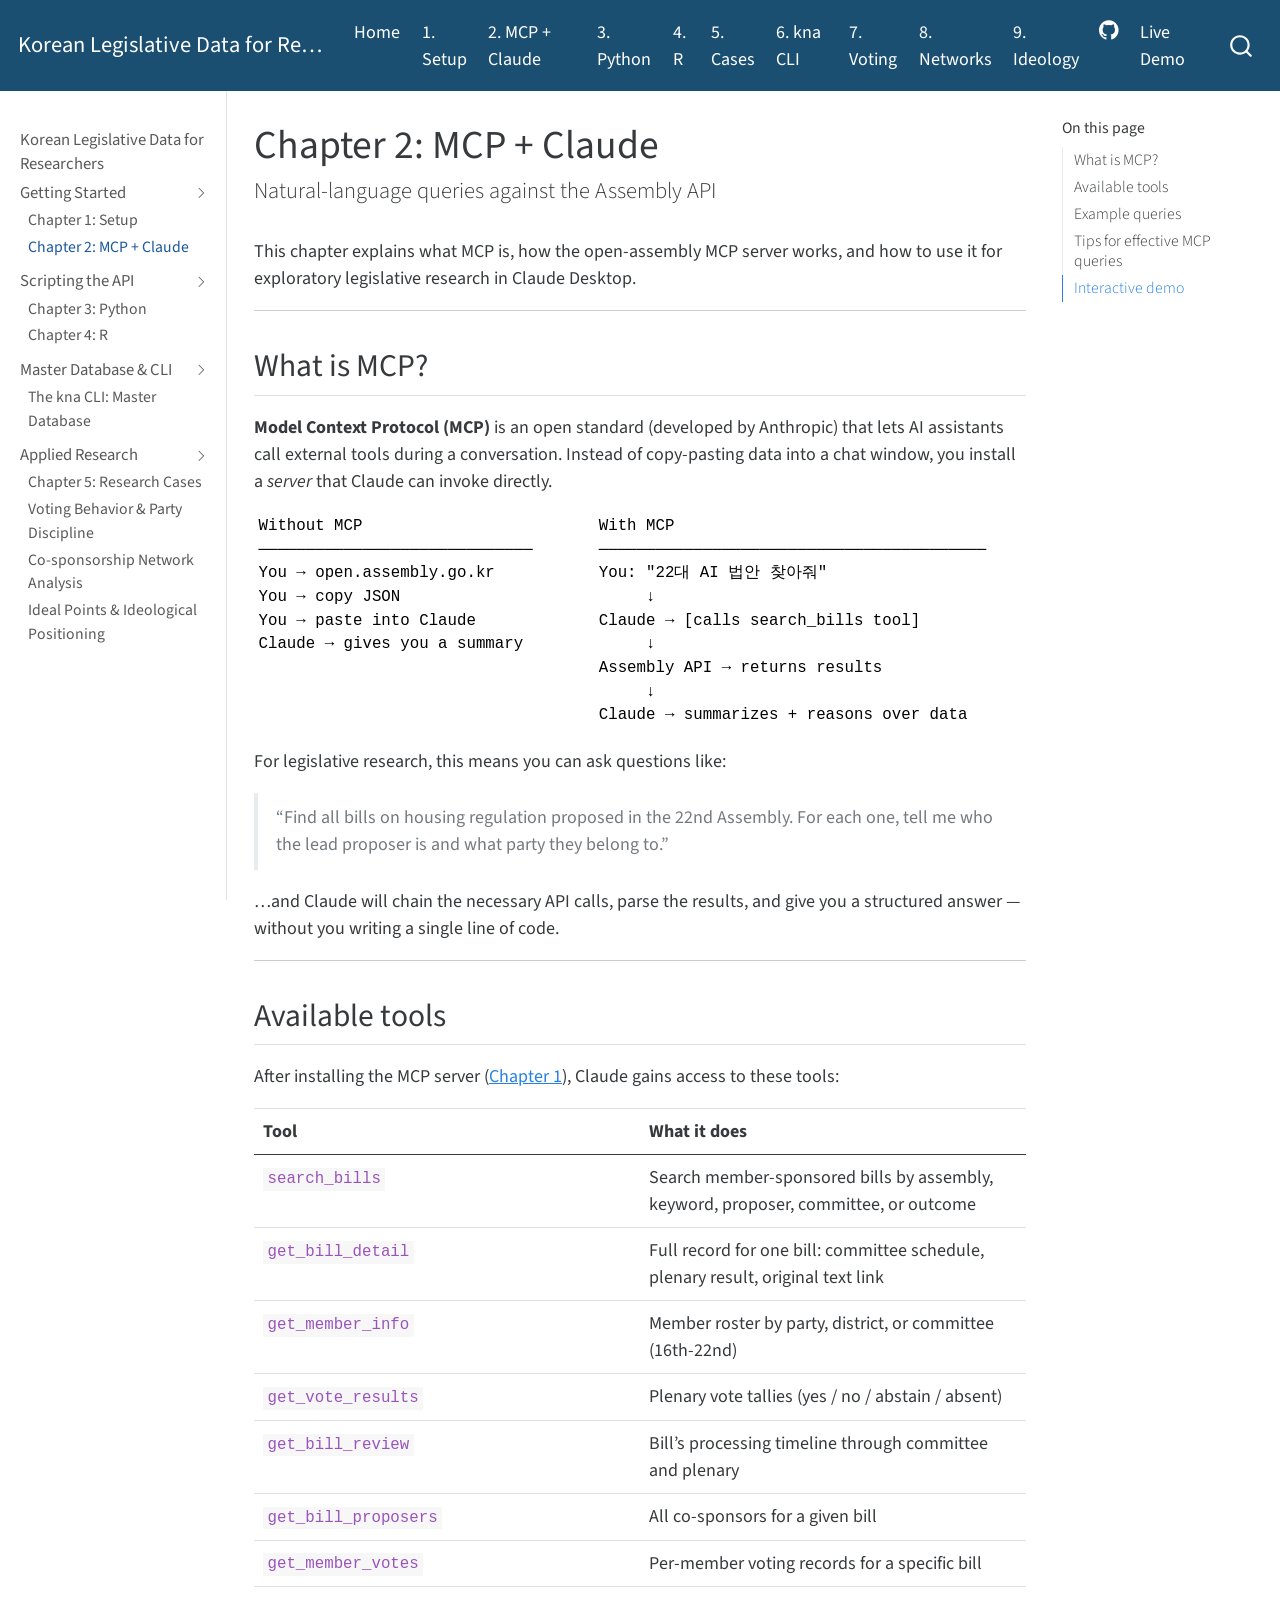
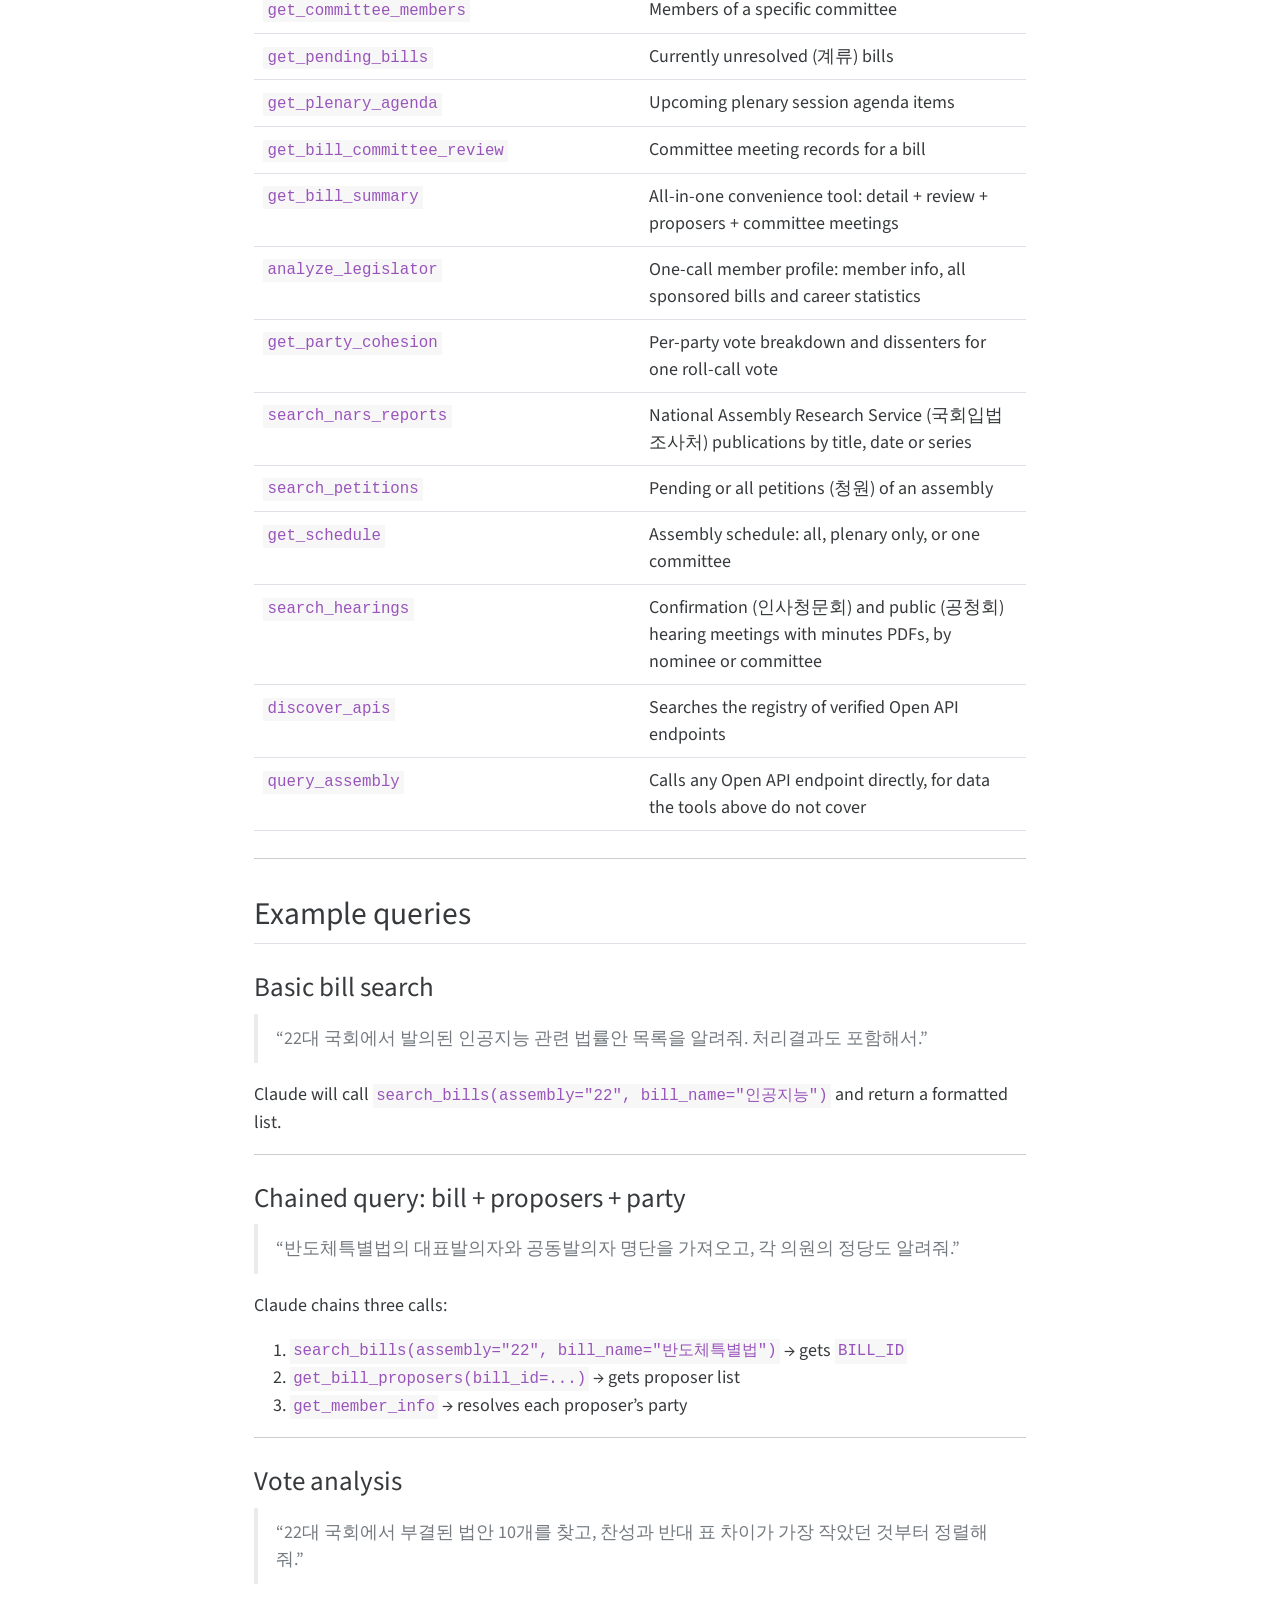
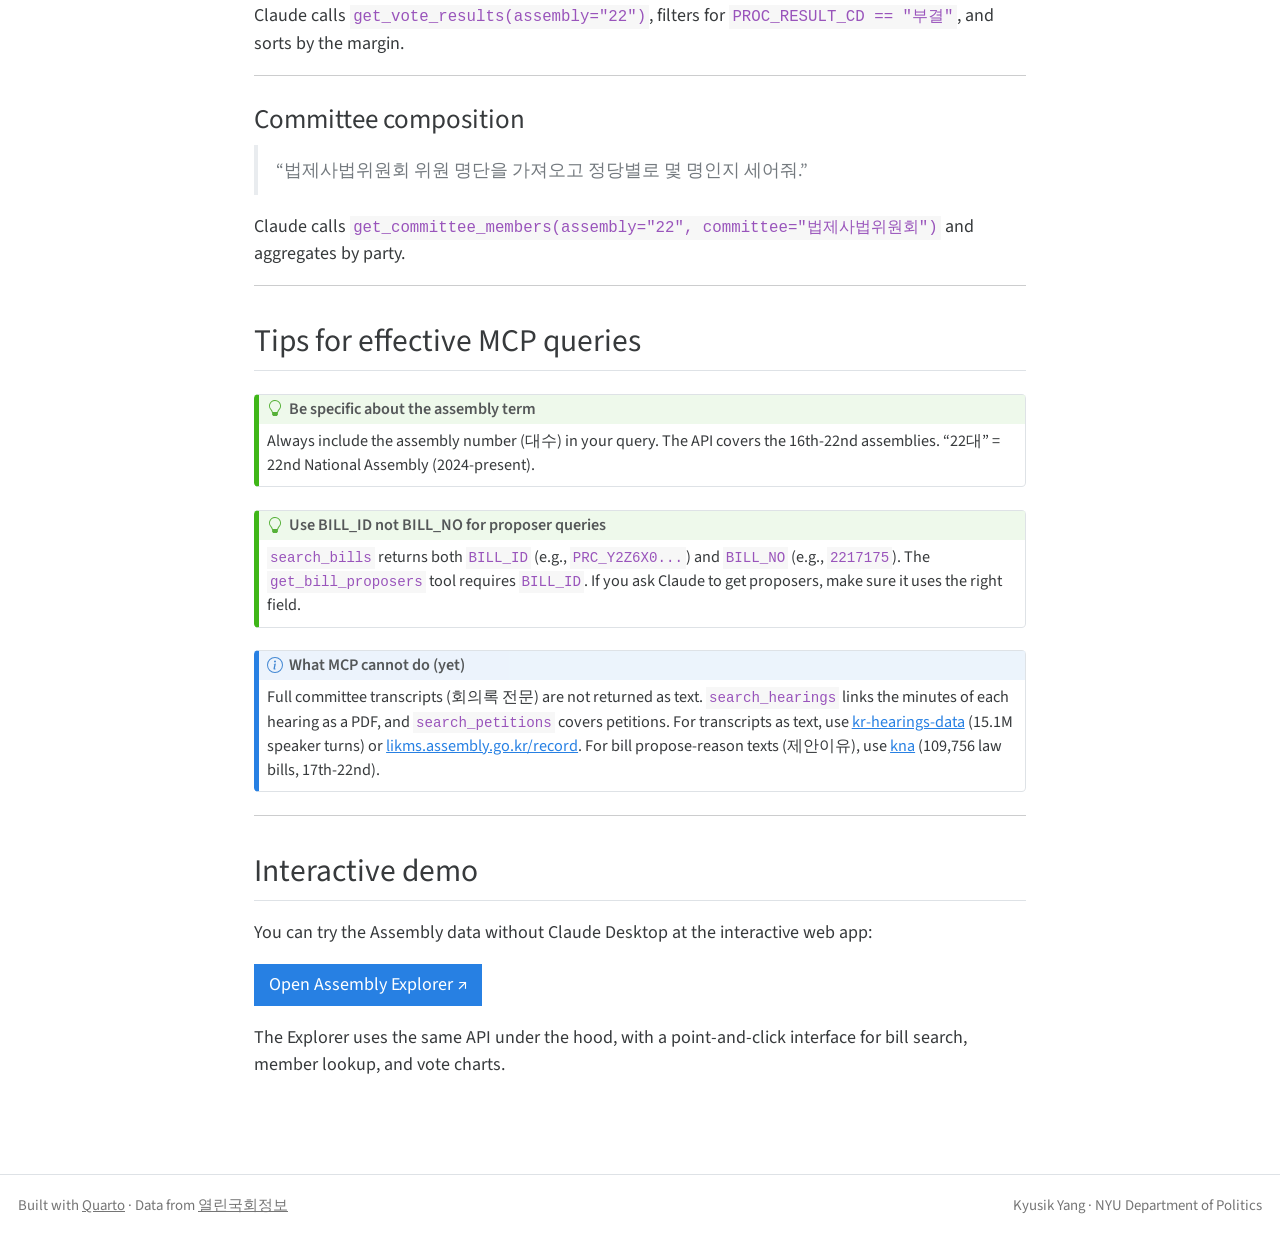
<file: docs/02-mcp.html>
<!DOCTYPE html>
<html xmlns="http://www.w3.org/1999/xhtml" lang="en" xml:lang="en"><head>

<meta charset="utf-8">
<meta name="generator" content="quarto-1.0.38">

<meta name="viewport" content="width=device-width, initial-scale=1.0, user-scalable=yes">


<title>Korean Legislative Data for Researchers - Chapter 2: MCP + Claude</title>
<style>
code{white-space: pre-wrap;}
span.smallcaps{font-variant: small-caps;}
span.underline{text-decoration: underline;}
div.column{display: inline-block; vertical-align: top; width: 50%;}
div.hanging-indent{margin-left: 1.5em; text-indent: -1.5em;}
ul.task-list{list-style: none;}
</style>


<script src="site_libs/quarto-nav/quarto-nav.js"></script>
<script src="site_libs/quarto-nav/headroom.min.js"></script>
<script src="site_libs/clipboard/clipboard.min.js"></script>
<script src="site_libs/quarto-search/autocomplete.umd.js"></script>
<script src="site_libs/quarto-search/fuse.min.js"></script>
<script src="site_libs/quarto-search/quarto-search.js"></script>
<meta name="quarto:offset" content="./">
<link href="./images/favicon.ico" rel="icon">
<script src="site_libs/quarto-html/quarto.js"></script>
<script src="site_libs/quarto-html/popper.min.js"></script>
<script src="site_libs/quarto-html/tippy.umd.min.js"></script>
<script src="site_libs/quarto-html/anchor.min.js"></script>
<link href="site_libs/quarto-html/tippy.css" rel="stylesheet">
<link href="site_libs/quarto-html/quarto-syntax-highlighting.css" rel="stylesheet" id="quarto-text-highlighting-styles">
<script src="site_libs/bootstrap/bootstrap.min.js"></script>
<link href="site_libs/bootstrap/bootstrap-icons.css" rel="stylesheet">
<link href="site_libs/bootstrap/bootstrap.min.css" rel="stylesheet" id="quarto-bootstrap" data-mode="light">
<script id="quarto-search-options" type="application/json">{
  "location": "navbar",
  "copy-button": false,
  "collapse-after": 3,
  "panel-placement": "end",
  "type": "overlay",
  "limit": 20,
  "language": {
    "search-no-results-text": "No results",
    "search-matching-documents-text": "matching documents",
    "search-copy-link-title": "Copy link to search",
    "search-hide-matches-text": "Hide additional matches",
    "search-more-match-text": "more match in this document",
    "search-more-matches-text": "more matches in this document",
    "search-clear-button-title": "Clear",
    "search-detached-cancel-button-title": "Cancel",
    "search-submit-button-title": "Submit"
  }
}</script>


<link rel="stylesheet" href="styles.css">
</head>

<body class="nav-sidebar docked nav-fixed">

<div id="quarto-search-results"></div>
  <header id="quarto-header" class="headroom fixed-top">
    <nav class="navbar navbar-expand-lg navbar-dark ">
      <div class="navbar-container container-fluid">
      <a class="navbar-brand" href="./index.html">
    <span class="navbar-title">Korean Legislative Data for Researchers</span>
  </a>
          <button class="navbar-toggler" type="button" data-bs-toggle="collapse" data-bs-target="#navbarCollapse" aria-controls="navbarCollapse" aria-expanded="false" aria-label="Toggle navigation" onclick="if (window.quartoToggleHeadroom) { window.quartoToggleHeadroom(); }">
  <span class="navbar-toggler-icon"></span>
</button>
          <div class="collapse navbar-collapse" id="navbarCollapse">
            <ul class="navbar-nav navbar-nav-scroll me-auto">
  <li class="nav-item">
    <a class="nav-link active" href="./index.html" aria-current="page">Home</a>
  </li>  
  <li class="nav-item">
    <a class="nav-link" href="./01-setup.html">1. Setup</a>
  </li>  
  <li class="nav-item">
    <a class="nav-link" href="./02-mcp.html">2. MCP + Claude</a>
  </li>  
  <li class="nav-item">
    <a class="nav-link" href="./03-python.html">3. Python</a>
  </li>  
  <li class="nav-item">
    <a class="nav-link" href="./04-r.html">4. R</a>
  </li>  
  <li class="nav-item">
    <a class="nav-link" href="./05-cases.html">5. Cases</a>
  </li>  
  <li class="nav-item">
    <a class="nav-link" href="./06-kna.html">6. kna CLI</a>
  </li>  
  <li class="nav-item">
    <a class="nav-link" href="./07-voting.html">7. Voting</a>
  </li>  
  <li class="nav-item">
    <a class="nav-link" href="./08-network.html">8. Networks</a>
  </li>  
  <li class="nav-item">
    <a class="nav-link" href="./09-ideology.html">9. Ideology</a>
  </li>  
</ul>
            <ul class="navbar-nav navbar-nav-scroll ms-auto">
  <li class="nav-item compact">
    <a class="nav-link" href="https://github.com/kyusik-yang/kna"><i class="bi bi-github" role="img">
</i> 
 </a>
  </li>  
  <li class="nav-item">
    <a class="nav-link" href="https://national-assembly-kr.streamlit.app">Live Demo</a>
  </li>  
</ul>
              <div id="quarto-search" class="" title="Search"></div>
          </div> <!-- /navcollapse -->
      </div> <!-- /container-fluid -->
    </nav>
  <nav class="quarto-secondary-nav" data-bs-toggle="collapse" data-bs-target="#quarto-sidebar" aria-controls="quarto-sidebar" aria-expanded="false" aria-label="Toggle sidebar navigation" onclick="if (window.quartoToggleHeadroom) { window.quartoToggleHeadroom(); }">
    <div class="container-fluid d-flex justify-content-between">
      <h1 class="quarto-secondary-nav-title">Chapter 2: MCP + Claude</h1>
      <button type="button" class="quarto-btn-toggle btn" aria-label="Show secondary navigation">
        <i class="bi bi-chevron-right"></i>
      </button>
    </div>
  </nav>
</header>
<!-- content -->
<div id="quarto-content" class="quarto-container page-columns page-rows-contents page-layout-article page-navbar">
<!-- sidebar -->
  <nav id="quarto-sidebar" class="sidebar collapse sidebar-navigation docked overflow-auto">
    <div class="sidebar-menu-container"> 
    <ul class="list-unstyled mt-1">
        <li class="sidebar-item">
  <div class="sidebar-item-container"> 
  <a href="./index.html" class="sidebar-item-text sidebar-link">Korean Legislative Data for Researchers</a>
  </div>
</li>
        <li class="sidebar-item sidebar-item-section">
      <div class="sidebar-item-container"> 
            <a class="sidebar-item-text sidebar-link text-start" data-bs-toggle="collapse" data-bs-target="#quarto-sidebar-section-1" aria-expanded="true">Getting Started</a>
          <a class="sidebar-item-toggle text-start" data-bs-toggle="collapse" data-bs-target="#quarto-sidebar-section-1" aria-expanded="true">
            <i class="bi bi-chevron-right ms-2"></i>
          </a> 
      </div>
      <ul id="quarto-sidebar-section-1" class="collapse list-unstyled sidebar-section depth1 show">  
          <li class="sidebar-item">
  <div class="sidebar-item-container"> 
  <a href="./01-setup.html" class="sidebar-item-text sidebar-link">Chapter 1: Setup</a>
  </div>
</li>
          <li class="sidebar-item">
  <div class="sidebar-item-container"> 
  <a href="./02-mcp.html" class="sidebar-item-text sidebar-link active">Chapter 2: MCP + Claude</a>
  </div>
</li>
      </ul>
  </li>
        <li class="sidebar-item sidebar-item-section">
      <div class="sidebar-item-container"> 
            <a class="sidebar-item-text sidebar-link text-start" data-bs-toggle="collapse" data-bs-target="#quarto-sidebar-section-2" aria-expanded="true">Scripting the API</a>
          <a class="sidebar-item-toggle text-start" data-bs-toggle="collapse" data-bs-target="#quarto-sidebar-section-2" aria-expanded="true">
            <i class="bi bi-chevron-right ms-2"></i>
          </a> 
      </div>
      <ul id="quarto-sidebar-section-2" class="collapse list-unstyled sidebar-section depth1 show">  
          <li class="sidebar-item">
  <div class="sidebar-item-container"> 
  <a href="./03-python.html" class="sidebar-item-text sidebar-link">Chapter 3: Python</a>
  </div>
</li>
          <li class="sidebar-item">
  <div class="sidebar-item-container"> 
  <a href="./04-r.html" class="sidebar-item-text sidebar-link">Chapter 4: R</a>
  </div>
</li>
      </ul>
  </li>
        <li class="sidebar-item sidebar-item-section">
      <div class="sidebar-item-container"> 
            <a class="sidebar-item-text sidebar-link text-start" data-bs-toggle="collapse" data-bs-target="#quarto-sidebar-section-3" aria-expanded="true">Master Database &amp; CLI</a>
          <a class="sidebar-item-toggle text-start" data-bs-toggle="collapse" data-bs-target="#quarto-sidebar-section-3" aria-expanded="true">
            <i class="bi bi-chevron-right ms-2"></i>
          </a> 
      </div>
      <ul id="quarto-sidebar-section-3" class="collapse list-unstyled sidebar-section depth1 show">  
          <li class="sidebar-item">
  <div class="sidebar-item-container"> 
  <a href="./06-kna.html" class="sidebar-item-text sidebar-link">The kna CLI: Master Database</a>
  </div>
</li>
      </ul>
  </li>
        <li class="sidebar-item sidebar-item-section">
      <div class="sidebar-item-container"> 
            <a class="sidebar-item-text sidebar-link text-start" data-bs-toggle="collapse" data-bs-target="#quarto-sidebar-section-4" aria-expanded="true">Applied Research</a>
          <a class="sidebar-item-toggle text-start" data-bs-toggle="collapse" data-bs-target="#quarto-sidebar-section-4" aria-expanded="true">
            <i class="bi bi-chevron-right ms-2"></i>
          </a> 
      </div>
      <ul id="quarto-sidebar-section-4" class="collapse list-unstyled sidebar-section depth1 show">  
          <li class="sidebar-item">
  <div class="sidebar-item-container"> 
  <a href="./05-cases.html" class="sidebar-item-text sidebar-link">Chapter 5: Research Cases</a>
  </div>
</li>
          <li class="sidebar-item">
  <div class="sidebar-item-container"> 
  <a href="./07-voting.html" class="sidebar-item-text sidebar-link">Voting Behavior &amp; Party Discipline</a>
  </div>
</li>
          <li class="sidebar-item">
  <div class="sidebar-item-container"> 
  <a href="./08-network.html" class="sidebar-item-text sidebar-link">Co-sponsorship Network Analysis</a>
  </div>
</li>
          <li class="sidebar-item">
  <div class="sidebar-item-container"> 
  <a href="./09-ideology.html" class="sidebar-item-text sidebar-link">Ideal Points &amp; Ideological Positioning</a>
  </div>
</li>
      </ul>
  </li>
    </ul>
    </div>
</nav>
<!-- margin-sidebar -->
    <div id="quarto-margin-sidebar" class="sidebar margin-sidebar">
        <nav id="TOC" role="doc-toc">
    <h2 id="toc-title">On this page</h2>
   
  <ul>
  <li><a href="#what-is-mcp" id="toc-what-is-mcp" class="nav-link active" data-scroll-target="#what-is-mcp">What is MCP?</a></li>
  <li><a href="#available-tools" id="toc-available-tools" class="nav-link" data-scroll-target="#available-tools">Available tools</a></li>
  <li><a href="#example-queries" id="toc-example-queries" class="nav-link" data-scroll-target="#example-queries">Example queries</a>
  <ul class="collapse">
  <li><a href="#basic-bill-search" id="toc-basic-bill-search" class="nav-link" data-scroll-target="#basic-bill-search">Basic bill search</a></li>
  <li><a href="#chained-query-bill-proposers-party" id="toc-chained-query-bill-proposers-party" class="nav-link" data-scroll-target="#chained-query-bill-proposers-party">Chained query: bill + proposers + party</a></li>
  <li><a href="#vote-analysis" id="toc-vote-analysis" class="nav-link" data-scroll-target="#vote-analysis">Vote analysis</a></li>
  <li><a href="#committee-composition" id="toc-committee-composition" class="nav-link" data-scroll-target="#committee-composition">Committee composition</a></li>
  </ul></li>
  <li><a href="#tips-for-effective-mcp-queries" id="toc-tips-for-effective-mcp-queries" class="nav-link" data-scroll-target="#tips-for-effective-mcp-queries">Tips for effective MCP queries</a></li>
  <li><a href="#interactive-demo" id="toc-interactive-demo" class="nav-link" data-scroll-target="#interactive-demo">Interactive demo</a></li>
  </ul>
</nav>
    </div>
<!-- main -->
<main class="content" id="quarto-document-content">

<header id="title-block-header" class="quarto-title-block default">
<div class="quarto-title">
<h1 class="title d-none d-lg-block">Chapter 2: MCP + Claude</h1>
<p class="subtitle lead">Natural-language queries against the Assembly API</p>
</div>



<div class="quarto-title-meta">

    
    
  </div>
  

</header>

<p>This chapter explains what MCP is, how the open-assembly MCP server works, and how to use it for exploratory legislative research in Claude Desktop.</p>
<hr>
<section id="what-is-mcp" class="level2">
<h2 class="anchored" data-anchor-id="what-is-mcp">What is MCP?</h2>
<p><strong>Model Context Protocol (MCP)</strong> is an open standard (developed by Anthropic) that lets AI assistants call external tools during a conversation. Instead of copy-pasting data into a chat window, you install a <em>server</em> that Claude can invoke directly.</p>
<pre><code>Without MCP                         With MCP
─────────────────────────────       ─────────────────────────────────────────
You → open.assembly.go.kr           You: "22대 AI 법안 찾아줘"
You → copy JSON                          ↓
You → paste into Claude             Claude → [calls search_bills tool]
Claude → gives you a summary             ↓
                                    Assembly API → returns results
                                         ↓
                                    Claude → summarizes + reasons over data</code></pre>
<p>For legislative research, this means you can ask questions like:</p>
<blockquote class="blockquote">
<p>“Find all bills on housing regulation proposed in the 22nd Assembly. For each one, tell me who the lead proposer is and what party they belong to.”</p>
</blockquote>
<p>…and Claude will chain the necessary API calls, parse the results, and give you a structured answer — without you writing a single line of code.</p>
<hr>
</section>
<section id="available-tools" class="level2">
<h2 class="anchored" data-anchor-id="available-tools">Available tools</h2>
<p>After installing the MCP server (<a href="./01-setup.html">Chapter 1</a>), Claude gains access to these tools:</p>
<table class="table">
<colgroup>
<col style="width: 50%">
<col style="width: 50%">
</colgroup>
<thead>
<tr class="header">
<th>Tool</th>
<th>What it does</th>
</tr>
</thead>
<tbody>
<tr class="odd">
<td><code>search_bills</code></td>
<td>Search member-sponsored bills by assembly, keyword, proposer, committee, or outcome</td>
</tr>
<tr class="even">
<td><code>get_bill_detail</code></td>
<td>Full record for one bill: committee schedule, plenary result, original text link</td>
</tr>
<tr class="odd">
<td><code>get_member_info</code></td>
<td>Member roster by party, district, or committee (16th-22nd)</td>
</tr>
<tr class="even">
<td><code>get_vote_results</code></td>
<td>Plenary vote tallies (yes / no / abstain / absent)</td>
</tr>
<tr class="odd">
<td><code>get_bill_review</code></td>
<td>Bill’s processing timeline through committee and plenary</td>
</tr>
<tr class="even">
<td><code>get_bill_proposers</code></td>
<td>All co-sponsors for a given bill</td>
</tr>
<tr class="odd">
<td><code>get_member_votes</code></td>
<td>Per-member voting records for a specific bill</td>
</tr>
<tr class="even">
<td><code>get_committee_members</code></td>
<td>Members of a specific committee</td>
</tr>
<tr class="odd">
<td><code>get_pending_bills</code></td>
<td>Currently unresolved (계류) bills</td>
</tr>
<tr class="even">
<td><code>get_plenary_agenda</code></td>
<td>Upcoming plenary session agenda items</td>
</tr>
<tr class="odd">
<td><code>get_bill_committee_review</code></td>
<td>Committee meeting records for a bill</td>
</tr>
<tr class="even">
<td><code>get_bill_summary</code></td>
<td>All-in-one convenience tool: detail + review + proposers + committee meetings</td>
</tr>
<tr class="odd">
<td><code>analyze_legislator</code></td>
<td>One-call member profile: member info, all sponsored bills and career statistics</td>
</tr>
<tr class="even">
<td><code>get_party_cohesion</code></td>
<td>Per-party vote breakdown and dissenters for one roll-call vote</td>
</tr>
<tr class="odd">
<td><code>search_nars_reports</code></td>
<td>National Assembly Research Service (국회입법조사처) publications by title, date or series</td>
</tr>
<tr class="even">
<td><code>search_petitions</code></td>
<td>Pending or all petitions (청원) of an assembly</td>
</tr>
<tr class="odd">
<td><code>get_schedule</code></td>
<td>Assembly schedule: all, plenary only, or one committee</td>
</tr>
<tr class="even">
<td><code>search_hearings</code></td>
<td>Confirmation (인사청문회) and public (공청회) hearing meetings with minutes PDFs, by nominee or committee</td>
</tr>
<tr class="odd">
<td><code>discover_apis</code></td>
<td>Searches the registry of verified Open API endpoints</td>
</tr>
<tr class="even">
<td><code>query_assembly</code></td>
<td>Calls any Open API endpoint directly, for data the tools above do not cover</td>
</tr>
</tbody>
</table>
<hr>
</section>
<section id="example-queries" class="level2">
<h2 class="anchored" data-anchor-id="example-queries">Example queries</h2>
<section id="basic-bill-search" class="level3">
<h3 class="anchored" data-anchor-id="basic-bill-search">Basic bill search</h3>
<blockquote class="blockquote">
<p>“22대 국회에서 발의된 인공지능 관련 법률안 목록을 알려줘. 처리결과도 포함해서.”</p>
</blockquote>
<p>Claude will call <code>search_bills(assembly="22", bill_name="인공지능")</code> and return a formatted list.</p>
<hr>
</section>
<section id="chained-query-bill-proposers-party" class="level3">
<h3 class="anchored" data-anchor-id="chained-query-bill-proposers-party">Chained query: bill + proposers + party</h3>
<blockquote class="blockquote">
<p>“반도체특별법의 대표발의자와 공동발의자 명단을 가져오고, 각 의원의 정당도 알려줘.”</p>
</blockquote>
<p>Claude chains three calls:</p>
<ol type="1">
<li><code>search_bills(assembly="22", bill_name="반도체특별법")</code> → gets <code>BILL_ID</code></li>
<li><code>get_bill_proposers(bill_id=...)</code> → gets proposer list</li>
<li><code>get_member_info</code> → resolves each proposer’s party</li>
</ol>
<hr>
</section>
<section id="vote-analysis" class="level3">
<h3 class="anchored" data-anchor-id="vote-analysis">Vote analysis</h3>
<blockquote class="blockquote">
<p>“22대 국회에서 부결된 법안 10개를 찾고, 찬성과 반대 표 차이가 가장 작았던 것부터 정렬해줘.”</p>
</blockquote>
<p>Claude calls <code>get_vote_results(assembly="22")</code>, filters for <code>PROC_RESULT_CD == "부결"</code>, and sorts by the margin.</p>
<hr>
</section>
<section id="committee-composition" class="level3">
<h3 class="anchored" data-anchor-id="committee-composition">Committee composition</h3>
<blockquote class="blockquote">
<p>“법제사법위원회 위원 명단을 가져오고 정당별로 몇 명인지 세어줘.”</p>
</blockquote>
<p>Claude calls <code>get_committee_members(assembly="22", committee="법제사법위원회")</code> and aggregates by party.</p>
<hr>
</section>
</section>
<section id="tips-for-effective-mcp-queries" class="level2">
<h2 class="anchored" data-anchor-id="tips-for-effective-mcp-queries">Tips for effective MCP queries</h2>
<div class="callout-tip callout callout-style-default callout-captioned">
<div class="callout-header d-flex align-content-center">
<div class="callout-icon-container">
<i class="callout-icon"></i>
</div>
<div class="callout-caption-container flex-fill">
Be specific about the assembly term
</div>
</div>
<div class="callout-body-container callout-body">
<p>Always include the assembly number (대수) in your query. The API covers the 16th-22nd assemblies. “22대” = 22nd National Assembly (2024-present).</p>
</div>
</div>
<div class="callout-tip callout callout-style-default callout-captioned">
<div class="callout-header d-flex align-content-center">
<div class="callout-icon-container">
<i class="callout-icon"></i>
</div>
<div class="callout-caption-container flex-fill">
Use BILL_ID not BILL_NO for proposer queries
</div>
</div>
<div class="callout-body-container callout-body">
<p><code>search_bills</code> returns both <code>BILL_ID</code> (e.g., <code>PRC_Y2Z6X0...</code>) and <code>BILL_NO</code> (e.g., <code>2217175</code>). The <code>get_bill_proposers</code> tool requires <code>BILL_ID</code>. If you ask Claude to get proposers, make sure it uses the right field.</p>
</div>
</div>
<div class="callout-note callout callout-style-default callout-captioned">
<div class="callout-header d-flex align-content-center">
<div class="callout-icon-container">
<i class="callout-icon"></i>
</div>
<div class="callout-caption-container flex-fill">
What MCP cannot do (yet)
</div>
</div>
<div class="callout-body-container callout-body">
<p>Full committee transcripts (회의록 전문) are not returned as text. <code>search_hearings</code> links the minutes of each hearing as a PDF, and <code>search_petitions</code> covers petitions. For transcripts as text, use <a href="https://github.com/kyusik-yang/kr-hearings-data">kr-hearings-data</a> (15.1M speaker turns) or <a href="https://likms.assembly.go.kr/record/">likms.assembly.go.kr/record</a>. For bill propose-reason texts (제안이유), use <a href="https://github.com/kyusik-yang/kna">kna</a> (109,756 law bills, 17th-22nd).</p>
</div>
</div>
<hr>
</section>
<section id="interactive-demo" class="level2">
<h2 class="anchored" data-anchor-id="interactive-demo">Interactive demo</h2>
<p>You can try the Assembly data without Claude Desktop at the interactive web app:</p>
<p><a href="https://national-assembly-kr.streamlit.app" class="btn btn-primary">Open Assembly Explorer ↗</a></p>
<p>The Explorer uses the same API under the hood, with a point-and-click interface for bill search, member lookup, and vote charts.</p>


</section>

</main> <!-- /main -->
<script id="quarto-html-after-body" type="application/javascript">
window.document.addEventListener("DOMContentLoaded", function (event) {
  const toggleBodyColorMode = (bsSheetEl) => {
    const mode = bsSheetEl.getAttribute("data-mode");
    const bodyEl = window.document.querySelector("body");
    if (mode === "dark") {
      bodyEl.classList.add("quarto-dark");
      bodyEl.classList.remove("quarto-light");
    } else {
      bodyEl.classList.add("quarto-light");
      bodyEl.classList.remove("quarto-dark");
    }
  }
  const toggleBodyColorPrimary = () => {
    const bsSheetEl = window.document.querySelector("link#quarto-bootstrap");
    if (bsSheetEl) {
      toggleBodyColorMode(bsSheetEl);
    }
  }
  toggleBodyColorPrimary();  
  const icon = "";
  const anchorJS = new window.AnchorJS();
  anchorJS.options = {
    placement: 'right',
    icon: icon
  };
  anchorJS.add('.anchored');
  const clipboard = new window.ClipboardJS('.code-copy-button', {
    target: function(trigger) {
      return trigger.previousElementSibling;
    }
  });
  clipboard.on('success', function(e) {
    // button target
    const button = e.trigger;
    // don't keep focus
    button.blur();
    // flash "checked"
    button.classList.add('code-copy-button-checked');
    var currentTitle = button.getAttribute("title");
    button.setAttribute("title", "Copied!");
    setTimeout(function() {
      button.setAttribute("title", currentTitle);
      button.classList.remove('code-copy-button-checked');
    }, 1000);
    // clear code selection
    e.clearSelection();
  });
  function tippyHover(el, contentFn) {
    const config = {
      allowHTML: true,
      content: contentFn,
      maxWidth: 500,
      delay: 100,
      arrow: false,
      appendTo: function(el) {
          return el.parentElement;
      },
      interactive: true,
      interactiveBorder: 10,
      theme: 'quarto',
      placement: 'bottom-start'
    };
    window.tippy(el, config); 
  }
  const noterefs = window.document.querySelectorAll('a[role="doc-noteref"]');
  for (var i=0; i<noterefs.length; i++) {
    const ref = noterefs[i];
    tippyHover(ref, function() {
      let href = ref.getAttribute('href');
      try { href = new URL(href).hash; } catch {}
      const id = href.replace(/^#\/?/, "");
      const note = window.document.getElementById(id);
      return note.innerHTML;
    });
  }
  var bibliorefs = window.document.querySelectorAll('a[role="doc-biblioref"]');
  for (var i=0; i<bibliorefs.length; i++) {
    const ref = bibliorefs[i];
    const cites = ref.parentNode.getAttribute('data-cites').split(' ');
    tippyHover(ref, function() {
      var popup = window.document.createElement('div');
      cites.forEach(function(cite) {
        var citeDiv = window.document.createElement('div');
        citeDiv.classList.add('hanging-indent');
        citeDiv.classList.add('csl-entry');
        var biblioDiv = window.document.getElementById('ref-' + cite);
        if (biblioDiv) {
          citeDiv.innerHTML = biblioDiv.innerHTML;
        }
        popup.appendChild(citeDiv);
      });
      return popup.innerHTML;
    });
  }
});
</script>
</div> <!-- /content -->
<footer class="footer">
  <div class="nav-footer">
    <div class="nav-footer-left">Built with <a href="https://quarto.org">Quarto</a> · Data from <a href="https://open.assembly.go.kr">열린국회정보</a></div>   
    <div class="nav-footer-right">Kyusik Yang · NYU Department of Politics</div>
  </div>
</footer>



</body></html>
</file>
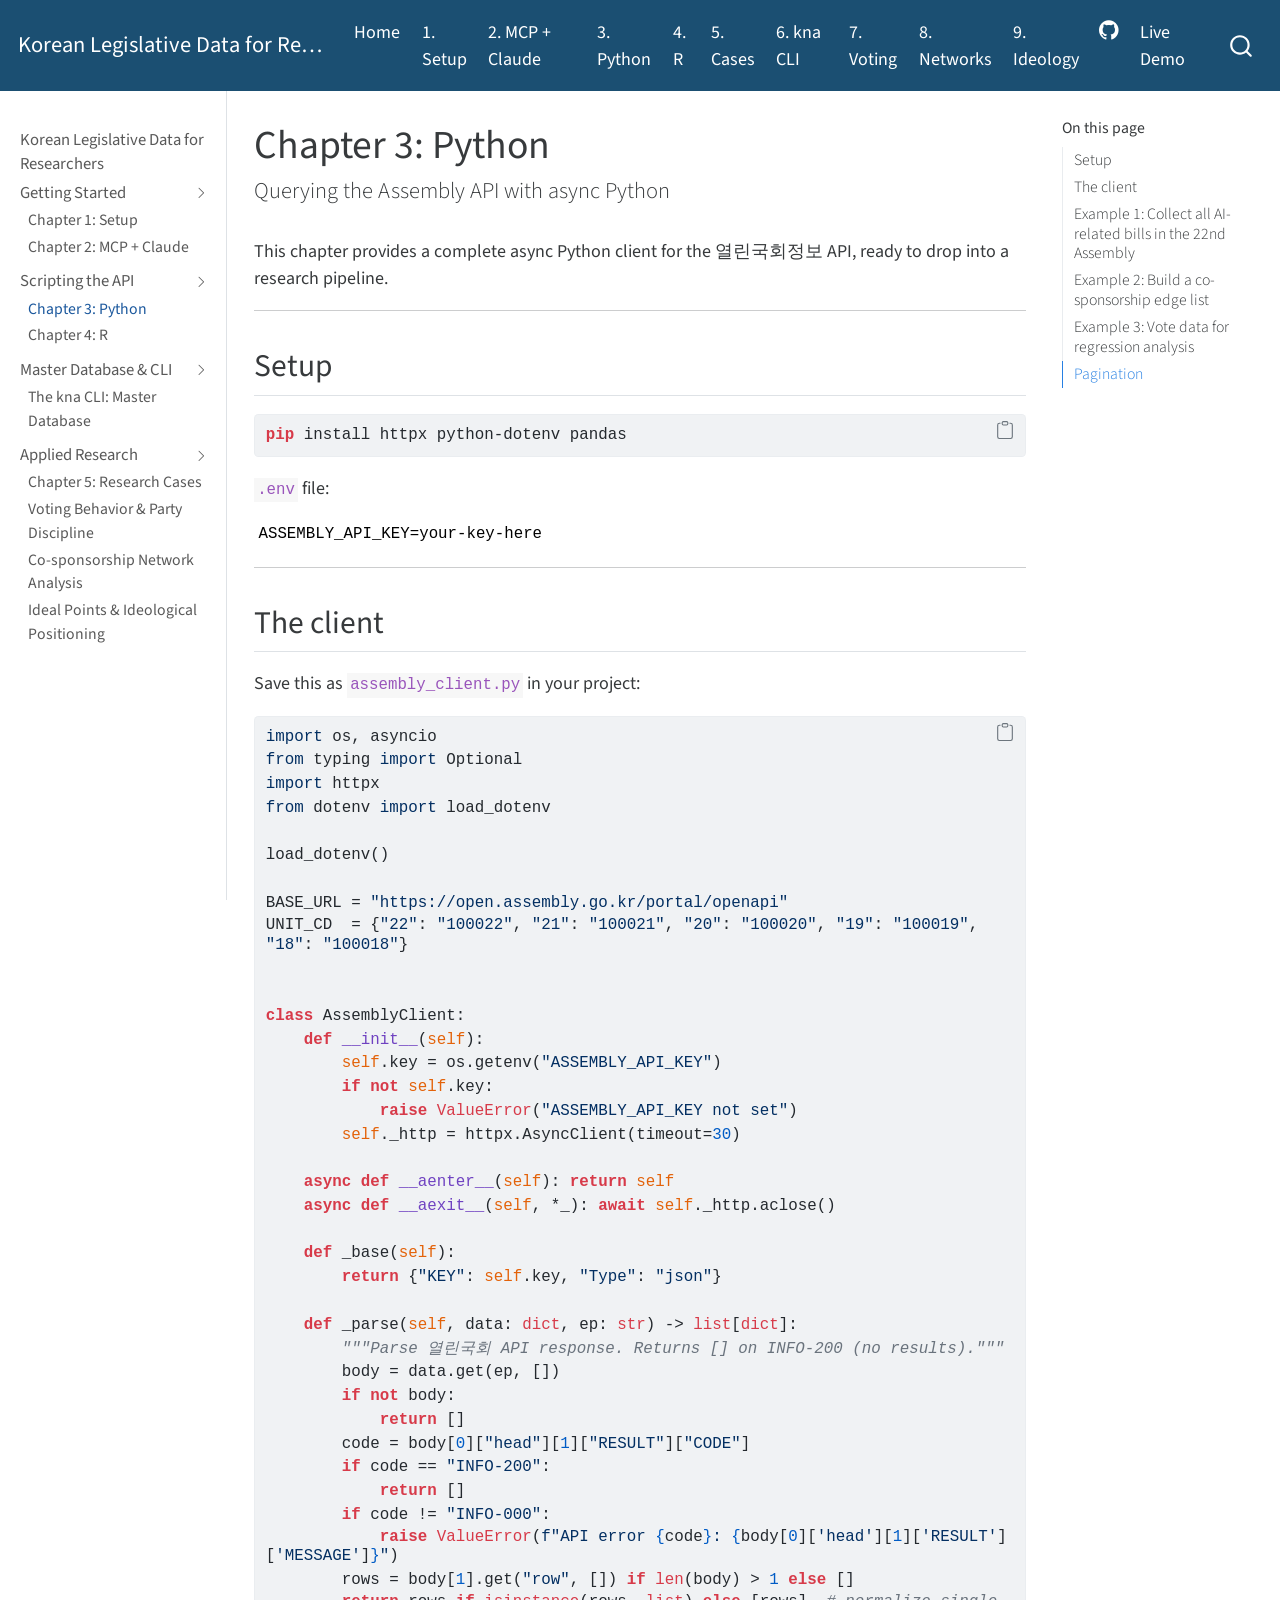
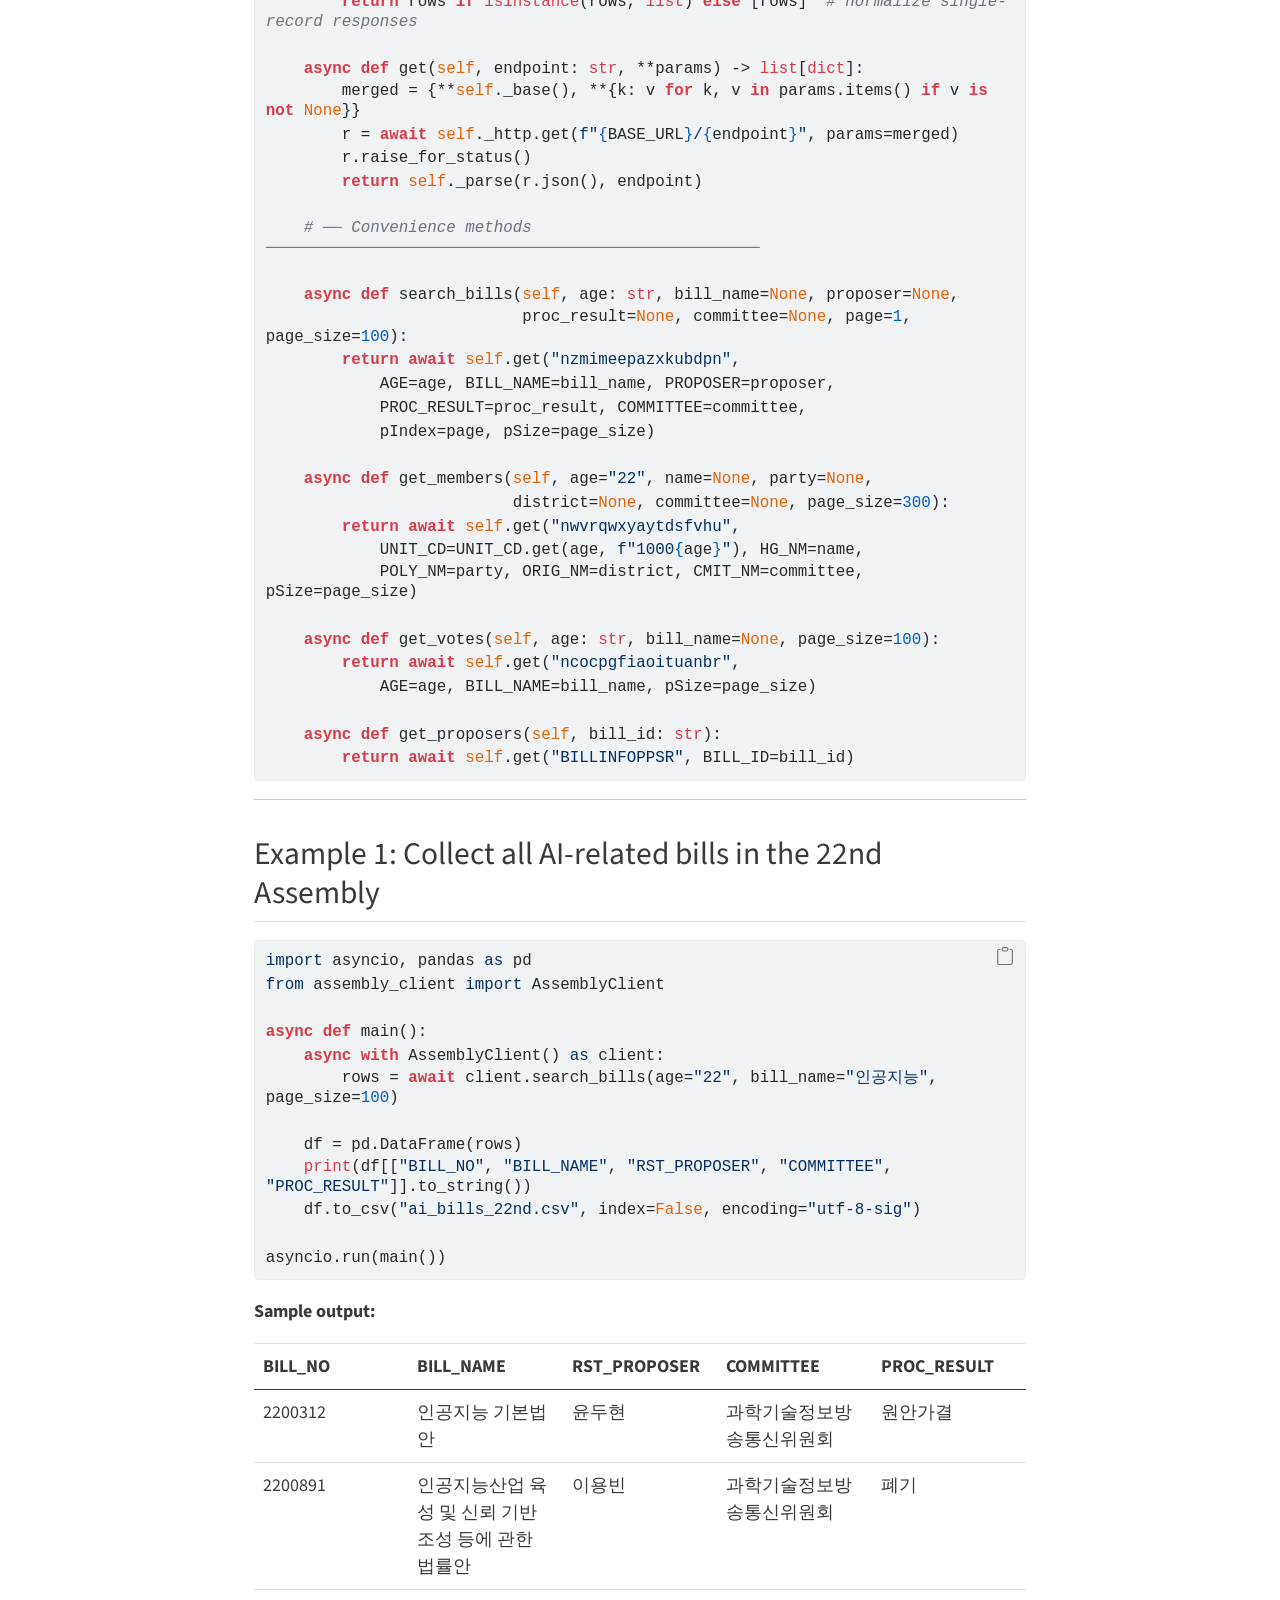
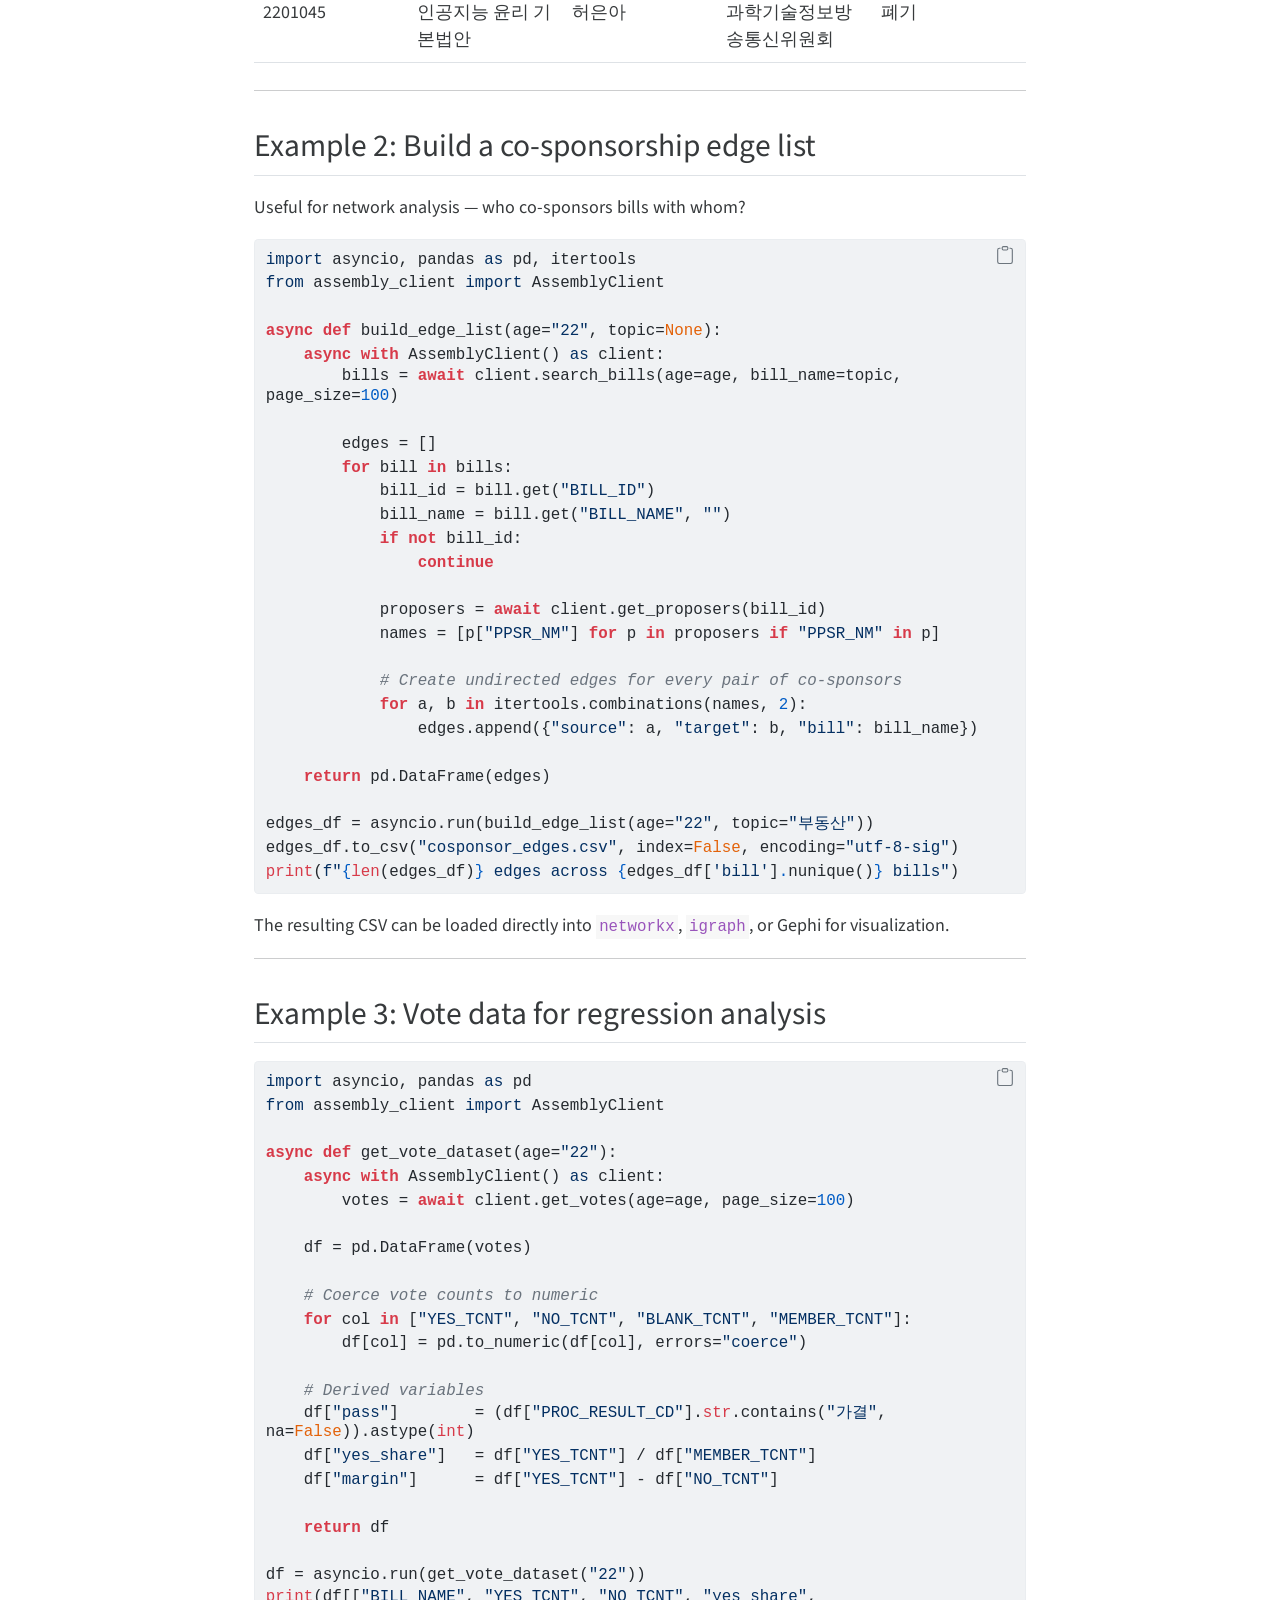
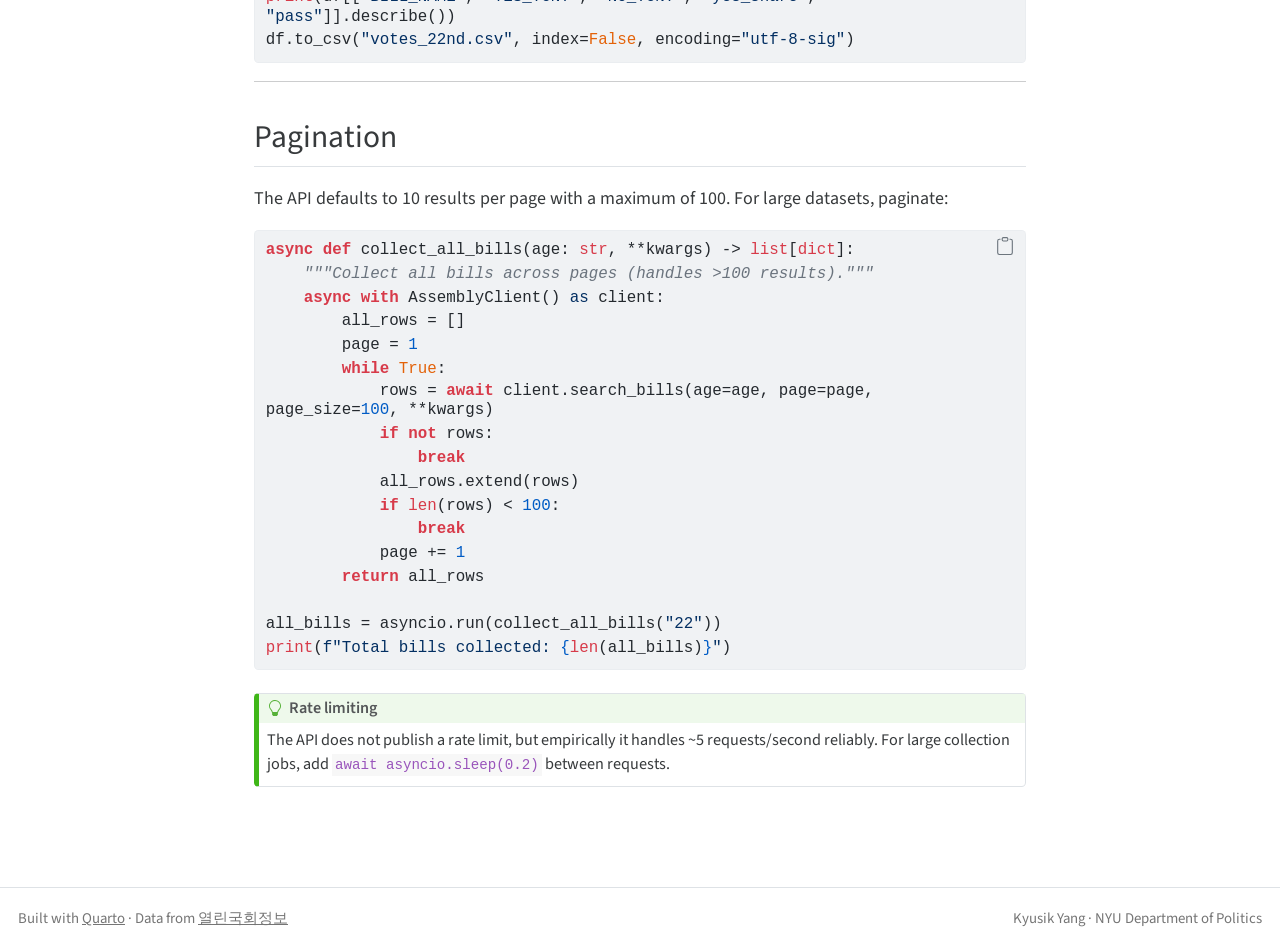
<file: docs/03-python.html>
<!DOCTYPE html>
<html xmlns="http://www.w3.org/1999/xhtml" lang="en" xml:lang="en"><head>

<meta charset="utf-8">
<meta name="generator" content="quarto-1.0.38">

<meta name="viewport" content="width=device-width, initial-scale=1.0, user-scalable=yes">


<title>Korean Legislative Data for Researchers - Chapter 3: Python</title>
<style>
code{white-space: pre-wrap;}
span.smallcaps{font-variant: small-caps;}
span.underline{text-decoration: underline;}
div.column{display: inline-block; vertical-align: top; width: 50%;}
div.hanging-indent{margin-left: 1.5em; text-indent: -1.5em;}
ul.task-list{list-style: none;}
pre > code.sourceCode { white-space: pre; position: relative; }
pre > code.sourceCode > span { display: inline-block; line-height: 1.25; }
pre > code.sourceCode > span:empty { height: 1.2em; }
.sourceCode { overflow: visible; }
code.sourceCode > span { color: inherit; text-decoration: inherit; }
div.sourceCode { margin: 1em 0; }
pre.sourceCode { margin: 0; }
@media screen {
div.sourceCode { overflow: auto; }
}
@media print {
pre > code.sourceCode { white-space: pre-wrap; }
pre > code.sourceCode > span { text-indent: -5em; padding-left: 5em; }
}
pre.numberSource code
  { counter-reset: source-line 0; }
pre.numberSource code > span
  { position: relative; left: -4em; counter-increment: source-line; }
pre.numberSource code > span > a:first-child::before
  { content: counter(source-line);
    position: relative; left: -1em; text-align: right; vertical-align: baseline;
    border: none; display: inline-block;
    -webkit-touch-callout: none; -webkit-user-select: none;
    -khtml-user-select: none; -moz-user-select: none;
    -ms-user-select: none; user-select: none;
    padding: 0 4px; width: 4em;
    color: #aaaaaa;
  }
pre.numberSource { margin-left: 3em; border-left: 1px solid #aaaaaa;  padding-left: 4px; }
div.sourceCode
  {   }
@media screen {
pre > code.sourceCode > span > a:first-child::before { text-decoration: underline; }
}
code span.al { color: #ff0000; font-weight: bold; } /* Alert */
code span.an { color: #60a0b0; font-weight: bold; font-style: italic; } /* Annotation */
code span.at { color: #7d9029; } /* Attribute */
code span.bn { color: #40a070; } /* BaseN */
code span.bu { } /* BuiltIn */
code span.cf { color: #007020; font-weight: bold; } /* ControlFlow */
code span.ch { color: #4070a0; } /* Char */
code span.cn { color: #880000; } /* Constant */
code span.co { color: #60a0b0; font-style: italic; } /* Comment */
code span.cv { color: #60a0b0; font-weight: bold; font-style: italic; } /* CommentVar */
code span.do { color: #ba2121; font-style: italic; } /* Documentation */
code span.dt { color: #902000; } /* DataType */
code span.dv { color: #40a070; } /* DecVal */
code span.er { color: #ff0000; font-weight: bold; } /* Error */
code span.ex { } /* Extension */
code span.fl { color: #40a070; } /* Float */
code span.fu { color: #06287e; } /* Function */
code span.im { } /* Import */
code span.in { color: #60a0b0; font-weight: bold; font-style: italic; } /* Information */
code span.kw { color: #007020; font-weight: bold; } /* Keyword */
code span.op { color: #666666; } /* Operator */
code span.ot { color: #007020; } /* Other */
code span.pp { color: #bc7a00; } /* Preprocessor */
code span.sc { color: #4070a0; } /* SpecialChar */
code span.ss { color: #bb6688; } /* SpecialString */
code span.st { color: #4070a0; } /* String */
code span.va { color: #19177c; } /* Variable */
code span.vs { color: #4070a0; } /* VerbatimString */
code span.wa { color: #60a0b0; font-weight: bold; font-style: italic; } /* Warning */
</style>


<script src="site_libs/quarto-nav/quarto-nav.js"></script>
<script src="site_libs/quarto-nav/headroom.min.js"></script>
<script src="site_libs/clipboard/clipboard.min.js"></script>
<script src="site_libs/quarto-search/autocomplete.umd.js"></script>
<script src="site_libs/quarto-search/fuse.min.js"></script>
<script src="site_libs/quarto-search/quarto-search.js"></script>
<meta name="quarto:offset" content="./">
<link href="./images/favicon.ico" rel="icon">
<script src="site_libs/quarto-html/quarto.js"></script>
<script src="site_libs/quarto-html/popper.min.js"></script>
<script src="site_libs/quarto-html/tippy.umd.min.js"></script>
<script src="site_libs/quarto-html/anchor.min.js"></script>
<link href="site_libs/quarto-html/tippy.css" rel="stylesheet">
<link href="site_libs/quarto-html/quarto-syntax-highlighting.css" rel="stylesheet" id="quarto-text-highlighting-styles">
<script src="site_libs/bootstrap/bootstrap.min.js"></script>
<link href="site_libs/bootstrap/bootstrap-icons.css" rel="stylesheet">
<link href="site_libs/bootstrap/bootstrap.min.css" rel="stylesheet" id="quarto-bootstrap" data-mode="light">
<script id="quarto-search-options" type="application/json">{
  "location": "navbar",
  "copy-button": false,
  "collapse-after": 3,
  "panel-placement": "end",
  "type": "overlay",
  "limit": 20,
  "language": {
    "search-no-results-text": "No results",
    "search-matching-documents-text": "matching documents",
    "search-copy-link-title": "Copy link to search",
    "search-hide-matches-text": "Hide additional matches",
    "search-more-match-text": "more match in this document",
    "search-more-matches-text": "more matches in this document",
    "search-clear-button-title": "Clear",
    "search-detached-cancel-button-title": "Cancel",
    "search-submit-button-title": "Submit"
  }
}</script>


<link rel="stylesheet" href="styles.css">
</head>

<body class="nav-sidebar docked nav-fixed">

<div id="quarto-search-results"></div>
  <header id="quarto-header" class="headroom fixed-top">
    <nav class="navbar navbar-expand-lg navbar-dark ">
      <div class="navbar-container container-fluid">
      <a class="navbar-brand" href="./index.html">
    <span class="navbar-title">Korean Legislative Data for Researchers</span>
  </a>
          <button class="navbar-toggler" type="button" data-bs-toggle="collapse" data-bs-target="#navbarCollapse" aria-controls="navbarCollapse" aria-expanded="false" aria-label="Toggle navigation" onclick="if (window.quartoToggleHeadroom) { window.quartoToggleHeadroom(); }">
  <span class="navbar-toggler-icon"></span>
</button>
          <div class="collapse navbar-collapse" id="navbarCollapse">
            <ul class="navbar-nav navbar-nav-scroll me-auto">
  <li class="nav-item">
    <a class="nav-link active" href="./index.html" aria-current="page">Home</a>
  </li>  
  <li class="nav-item">
    <a class="nav-link" href="./01-setup.html">1. Setup</a>
  </li>  
  <li class="nav-item">
    <a class="nav-link" href="./02-mcp.html">2. MCP + Claude</a>
  </li>  
  <li class="nav-item">
    <a class="nav-link" href="./03-python.html">3. Python</a>
  </li>  
  <li class="nav-item">
    <a class="nav-link" href="./04-r.html">4. R</a>
  </li>  
  <li class="nav-item">
    <a class="nav-link" href="./05-cases.html">5. Cases</a>
  </li>  
  <li class="nav-item">
    <a class="nav-link" href="./06-kna.html">6. kna CLI</a>
  </li>  
  <li class="nav-item">
    <a class="nav-link" href="./07-voting.html">7. Voting</a>
  </li>  
  <li class="nav-item">
    <a class="nav-link" href="./08-network.html">8. Networks</a>
  </li>  
  <li class="nav-item">
    <a class="nav-link" href="./09-ideology.html">9. Ideology</a>
  </li>  
</ul>
            <ul class="navbar-nav navbar-nav-scroll ms-auto">
  <li class="nav-item compact">
    <a class="nav-link" href="https://github.com/kyusik-yang/kna"><i class="bi bi-github" role="img">
</i> 
 </a>
  </li>  
  <li class="nav-item">
    <a class="nav-link" href="https://national-assembly-kr.streamlit.app">Live Demo</a>
  </li>  
</ul>
              <div id="quarto-search" class="" title="Search"></div>
          </div> <!-- /navcollapse -->
      </div> <!-- /container-fluid -->
    </nav>
  <nav class="quarto-secondary-nav" data-bs-toggle="collapse" data-bs-target="#quarto-sidebar" aria-controls="quarto-sidebar" aria-expanded="false" aria-label="Toggle sidebar navigation" onclick="if (window.quartoToggleHeadroom) { window.quartoToggleHeadroom(); }">
    <div class="container-fluid d-flex justify-content-between">
      <h1 class="quarto-secondary-nav-title">Chapter 3: Python</h1>
      <button type="button" class="quarto-btn-toggle btn" aria-label="Show secondary navigation">
        <i class="bi bi-chevron-right"></i>
      </button>
    </div>
  </nav>
</header>
<!-- content -->
<div id="quarto-content" class="quarto-container page-columns page-rows-contents page-layout-article page-navbar">
<!-- sidebar -->
  <nav id="quarto-sidebar" class="sidebar collapse sidebar-navigation docked overflow-auto">
    <div class="sidebar-menu-container"> 
    <ul class="list-unstyled mt-1">
        <li class="sidebar-item">
  <div class="sidebar-item-container"> 
  <a href="./index.html" class="sidebar-item-text sidebar-link">Korean Legislative Data for Researchers</a>
  </div>
</li>
        <li class="sidebar-item sidebar-item-section">
      <div class="sidebar-item-container"> 
            <a class="sidebar-item-text sidebar-link text-start" data-bs-toggle="collapse" data-bs-target="#quarto-sidebar-section-1" aria-expanded="true">Getting Started</a>
          <a class="sidebar-item-toggle text-start" data-bs-toggle="collapse" data-bs-target="#quarto-sidebar-section-1" aria-expanded="true">
            <i class="bi bi-chevron-right ms-2"></i>
          </a> 
      </div>
      <ul id="quarto-sidebar-section-1" class="collapse list-unstyled sidebar-section depth1 show">  
          <li class="sidebar-item">
  <div class="sidebar-item-container"> 
  <a href="./01-setup.html" class="sidebar-item-text sidebar-link">Chapter 1: Setup</a>
  </div>
</li>
          <li class="sidebar-item">
  <div class="sidebar-item-container"> 
  <a href="./02-mcp.html" class="sidebar-item-text sidebar-link">Chapter 2: MCP + Claude</a>
  </div>
</li>
      </ul>
  </li>
        <li class="sidebar-item sidebar-item-section">
      <div class="sidebar-item-container"> 
            <a class="sidebar-item-text sidebar-link text-start" data-bs-toggle="collapse" data-bs-target="#quarto-sidebar-section-2" aria-expanded="true">Scripting the API</a>
          <a class="sidebar-item-toggle text-start" data-bs-toggle="collapse" data-bs-target="#quarto-sidebar-section-2" aria-expanded="true">
            <i class="bi bi-chevron-right ms-2"></i>
          </a> 
      </div>
      <ul id="quarto-sidebar-section-2" class="collapse list-unstyled sidebar-section depth1 show">  
          <li class="sidebar-item">
  <div class="sidebar-item-container"> 
  <a href="./03-python.html" class="sidebar-item-text sidebar-link active">Chapter 3: Python</a>
  </div>
</li>
          <li class="sidebar-item">
  <div class="sidebar-item-container"> 
  <a href="./04-r.html" class="sidebar-item-text sidebar-link">Chapter 4: R</a>
  </div>
</li>
      </ul>
  </li>
        <li class="sidebar-item sidebar-item-section">
      <div class="sidebar-item-container"> 
            <a class="sidebar-item-text sidebar-link text-start" data-bs-toggle="collapse" data-bs-target="#quarto-sidebar-section-3" aria-expanded="true">Master Database &amp; CLI</a>
          <a class="sidebar-item-toggle text-start" data-bs-toggle="collapse" data-bs-target="#quarto-sidebar-section-3" aria-expanded="true">
            <i class="bi bi-chevron-right ms-2"></i>
          </a> 
      </div>
      <ul id="quarto-sidebar-section-3" class="collapse list-unstyled sidebar-section depth1 show">  
          <li class="sidebar-item">
  <div class="sidebar-item-container"> 
  <a href="./06-kna.html" class="sidebar-item-text sidebar-link">The kna CLI: Master Database</a>
  </div>
</li>
      </ul>
  </li>
        <li class="sidebar-item sidebar-item-section">
      <div class="sidebar-item-container"> 
            <a class="sidebar-item-text sidebar-link text-start" data-bs-toggle="collapse" data-bs-target="#quarto-sidebar-section-4" aria-expanded="true">Applied Research</a>
          <a class="sidebar-item-toggle text-start" data-bs-toggle="collapse" data-bs-target="#quarto-sidebar-section-4" aria-expanded="true">
            <i class="bi bi-chevron-right ms-2"></i>
          </a> 
      </div>
      <ul id="quarto-sidebar-section-4" class="collapse list-unstyled sidebar-section depth1 show">  
          <li class="sidebar-item">
  <div class="sidebar-item-container"> 
  <a href="./05-cases.html" class="sidebar-item-text sidebar-link">Chapter 5: Research Cases</a>
  </div>
</li>
          <li class="sidebar-item">
  <div class="sidebar-item-container"> 
  <a href="./07-voting.html" class="sidebar-item-text sidebar-link">Voting Behavior &amp; Party Discipline</a>
  </div>
</li>
          <li class="sidebar-item">
  <div class="sidebar-item-container"> 
  <a href="./08-network.html" class="sidebar-item-text sidebar-link">Co-sponsorship Network Analysis</a>
  </div>
</li>
          <li class="sidebar-item">
  <div class="sidebar-item-container"> 
  <a href="./09-ideology.html" class="sidebar-item-text sidebar-link">Ideal Points &amp; Ideological Positioning</a>
  </div>
</li>
      </ul>
  </li>
    </ul>
    </div>
</nav>
<!-- margin-sidebar -->
    <div id="quarto-margin-sidebar" class="sidebar margin-sidebar">
        <nav id="TOC" role="doc-toc">
    <h2 id="toc-title">On this page</h2>
   
  <ul>
  <li><a href="#setup" id="toc-setup" class="nav-link active" data-scroll-target="#setup">Setup</a></li>
  <li><a href="#the-client" id="toc-the-client" class="nav-link" data-scroll-target="#the-client">The client</a></li>
  <li><a href="#example-1-collect-all-ai-related-bills-in-the-22nd-assembly" id="toc-example-1-collect-all-ai-related-bills-in-the-22nd-assembly" class="nav-link" data-scroll-target="#example-1-collect-all-ai-related-bills-in-the-22nd-assembly">Example 1: Collect all AI-related bills in the 22nd Assembly</a></li>
  <li><a href="#example-2-build-a-co-sponsorship-edge-list" id="toc-example-2-build-a-co-sponsorship-edge-list" class="nav-link" data-scroll-target="#example-2-build-a-co-sponsorship-edge-list">Example 2: Build a co-sponsorship edge list</a></li>
  <li><a href="#example-3-vote-data-for-regression-analysis" id="toc-example-3-vote-data-for-regression-analysis" class="nav-link" data-scroll-target="#example-3-vote-data-for-regression-analysis">Example 3: Vote data for regression analysis</a></li>
  <li><a href="#pagination" id="toc-pagination" class="nav-link" data-scroll-target="#pagination">Pagination</a></li>
  </ul>
</nav>
    </div>
<!-- main -->
<main class="content" id="quarto-document-content">

<header id="title-block-header" class="quarto-title-block default">
<div class="quarto-title">
<h1 class="title d-none d-lg-block">Chapter 3: Python</h1>
<p class="subtitle lead">Querying the Assembly API with async Python</p>
</div>



<div class="quarto-title-meta">

    
    
  </div>
  

</header>

<p>This chapter provides a complete async Python client for the 열린국회정보 API, ready to drop into a research pipeline.</p>
<hr>
<section id="setup" class="level2">
<h2 class="anchored" data-anchor-id="setup">Setup</h2>
<div class="sourceCode" id="cb1"><pre class="sourceCode bash code-with-copy"><code class="sourceCode bash"><span id="cb1-1"><a href="#cb1-1" aria-hidden="true" tabindex="-1"></a><span class="ex">pip</span> install httpx python-dotenv pandas</span></code><button title="Copy to Clipboard" class="code-copy-button"><i class="bi"></i></button></pre></div>
<p><code>.env</code> file:</p>
<pre><code>ASSEMBLY_API_KEY=your-key-here</code></pre>
<hr>
</section>
<section id="the-client" class="level2">
<h2 class="anchored" data-anchor-id="the-client">The client</h2>
<p>Save this as <code>assembly_client.py</code> in your project:</p>
<div class="sourceCode" id="cb3"><pre class="sourceCode python code-with-copy"><code class="sourceCode python"><span id="cb3-1"><a href="#cb3-1" aria-hidden="true" tabindex="-1"></a><span class="im">import</span> os, asyncio</span>
<span id="cb3-2"><a href="#cb3-2" aria-hidden="true" tabindex="-1"></a><span class="im">from</span> typing <span class="im">import</span> Optional</span>
<span id="cb3-3"><a href="#cb3-3" aria-hidden="true" tabindex="-1"></a><span class="im">import</span> httpx</span>
<span id="cb3-4"><a href="#cb3-4" aria-hidden="true" tabindex="-1"></a><span class="im">from</span> dotenv <span class="im">import</span> load_dotenv</span>
<span id="cb3-5"><a href="#cb3-5" aria-hidden="true" tabindex="-1"></a></span>
<span id="cb3-6"><a href="#cb3-6" aria-hidden="true" tabindex="-1"></a>load_dotenv()</span>
<span id="cb3-7"><a href="#cb3-7" aria-hidden="true" tabindex="-1"></a></span>
<span id="cb3-8"><a href="#cb3-8" aria-hidden="true" tabindex="-1"></a>BASE_URL <span class="op">=</span> <span class="st">"https://open.assembly.go.kr/portal/openapi"</span></span>
<span id="cb3-9"><a href="#cb3-9" aria-hidden="true" tabindex="-1"></a>UNIT_CD  <span class="op">=</span> {<span class="st">"22"</span>: <span class="st">"100022"</span>, <span class="st">"21"</span>: <span class="st">"100021"</span>, <span class="st">"20"</span>: <span class="st">"100020"</span>, <span class="st">"19"</span>: <span class="st">"100019"</span>, <span class="st">"18"</span>: <span class="st">"100018"</span>}</span>
<span id="cb3-10"><a href="#cb3-10" aria-hidden="true" tabindex="-1"></a></span>
<span id="cb3-11"><a href="#cb3-11" aria-hidden="true" tabindex="-1"></a></span>
<span id="cb3-12"><a href="#cb3-12" aria-hidden="true" tabindex="-1"></a><span class="kw">class</span> AssemblyClient:</span>
<span id="cb3-13"><a href="#cb3-13" aria-hidden="true" tabindex="-1"></a>    <span class="kw">def</span> <span class="fu">__init__</span>(<span class="va">self</span>):</span>
<span id="cb3-14"><a href="#cb3-14" aria-hidden="true" tabindex="-1"></a>        <span class="va">self</span>.key <span class="op">=</span> os.getenv(<span class="st">"ASSEMBLY_API_KEY"</span>)</span>
<span id="cb3-15"><a href="#cb3-15" aria-hidden="true" tabindex="-1"></a>        <span class="cf">if</span> <span class="kw">not</span> <span class="va">self</span>.key:</span>
<span id="cb3-16"><a href="#cb3-16" aria-hidden="true" tabindex="-1"></a>            <span class="cf">raise</span> <span class="pp">ValueError</span>(<span class="st">"ASSEMBLY_API_KEY not set"</span>)</span>
<span id="cb3-17"><a href="#cb3-17" aria-hidden="true" tabindex="-1"></a>        <span class="va">self</span>._http <span class="op">=</span> httpx.AsyncClient(timeout<span class="op">=</span><span class="dv">30</span>)</span>
<span id="cb3-18"><a href="#cb3-18" aria-hidden="true" tabindex="-1"></a></span>
<span id="cb3-19"><a href="#cb3-19" aria-hidden="true" tabindex="-1"></a>    <span class="cf">async</span> <span class="kw">def</span> <span class="fu">__aenter__</span>(<span class="va">self</span>): <span class="cf">return</span> <span class="va">self</span></span>
<span id="cb3-20"><a href="#cb3-20" aria-hidden="true" tabindex="-1"></a>    <span class="cf">async</span> <span class="kw">def</span> <span class="fu">__aexit__</span>(<span class="va">self</span>, <span class="op">*</span>_): <span class="cf">await</span> <span class="va">self</span>._http.aclose()</span>
<span id="cb3-21"><a href="#cb3-21" aria-hidden="true" tabindex="-1"></a></span>
<span id="cb3-22"><a href="#cb3-22" aria-hidden="true" tabindex="-1"></a>    <span class="kw">def</span> _base(<span class="va">self</span>):</span>
<span id="cb3-23"><a href="#cb3-23" aria-hidden="true" tabindex="-1"></a>        <span class="cf">return</span> {<span class="st">"KEY"</span>: <span class="va">self</span>.key, <span class="st">"Type"</span>: <span class="st">"json"</span>}</span>
<span id="cb3-24"><a href="#cb3-24" aria-hidden="true" tabindex="-1"></a></span>
<span id="cb3-25"><a href="#cb3-25" aria-hidden="true" tabindex="-1"></a>    <span class="kw">def</span> _parse(<span class="va">self</span>, data: <span class="bu">dict</span>, ep: <span class="bu">str</span>) <span class="op">-&gt;</span> <span class="bu">list</span>[<span class="bu">dict</span>]:</span>
<span id="cb3-26"><a href="#cb3-26" aria-hidden="true" tabindex="-1"></a>        <span class="co">"""Parse 열린국회 API response. Returns [] on INFO-200 (no results)."""</span></span>
<span id="cb3-27"><a href="#cb3-27" aria-hidden="true" tabindex="-1"></a>        body <span class="op">=</span> data.get(ep, [])</span>
<span id="cb3-28"><a href="#cb3-28" aria-hidden="true" tabindex="-1"></a>        <span class="cf">if</span> <span class="kw">not</span> body:</span>
<span id="cb3-29"><a href="#cb3-29" aria-hidden="true" tabindex="-1"></a>            <span class="cf">return</span> []</span>
<span id="cb3-30"><a href="#cb3-30" aria-hidden="true" tabindex="-1"></a>        code <span class="op">=</span> body[<span class="dv">0</span>][<span class="st">"head"</span>][<span class="dv">1</span>][<span class="st">"RESULT"</span>][<span class="st">"CODE"</span>]</span>
<span id="cb3-31"><a href="#cb3-31" aria-hidden="true" tabindex="-1"></a>        <span class="cf">if</span> code <span class="op">==</span> <span class="st">"INFO-200"</span>:</span>
<span id="cb3-32"><a href="#cb3-32" aria-hidden="true" tabindex="-1"></a>            <span class="cf">return</span> []</span>
<span id="cb3-33"><a href="#cb3-33" aria-hidden="true" tabindex="-1"></a>        <span class="cf">if</span> code <span class="op">!=</span> <span class="st">"INFO-000"</span>:</span>
<span id="cb3-34"><a href="#cb3-34" aria-hidden="true" tabindex="-1"></a>            <span class="cf">raise</span> <span class="pp">ValueError</span>(<span class="ss">f"API error </span><span class="sc">{</span>code<span class="sc">}</span><span class="ss">: </span><span class="sc">{</span>body[<span class="dv">0</span>][<span class="st">'head'</span>][<span class="dv">1</span>][<span class="st">'RESULT'</span>][<span class="st">'MESSAGE'</span>]<span class="sc">}</span><span class="ss">"</span>)</span>
<span id="cb3-35"><a href="#cb3-35" aria-hidden="true" tabindex="-1"></a>        rows <span class="op">=</span> body[<span class="dv">1</span>].get(<span class="st">"row"</span>, []) <span class="cf">if</span> <span class="bu">len</span>(body) <span class="op">&gt;</span> <span class="dv">1</span> <span class="cf">else</span> []</span>
<span id="cb3-36"><a href="#cb3-36" aria-hidden="true" tabindex="-1"></a>        <span class="cf">return</span> rows <span class="cf">if</span> <span class="bu">isinstance</span>(rows, <span class="bu">list</span>) <span class="cf">else</span> [rows]  <span class="co"># normalize single-record responses</span></span>
<span id="cb3-37"><a href="#cb3-37" aria-hidden="true" tabindex="-1"></a></span>
<span id="cb3-38"><a href="#cb3-38" aria-hidden="true" tabindex="-1"></a>    <span class="cf">async</span> <span class="kw">def</span> get(<span class="va">self</span>, endpoint: <span class="bu">str</span>, <span class="op">**</span>params) <span class="op">-&gt;</span> <span class="bu">list</span>[<span class="bu">dict</span>]:</span>
<span id="cb3-39"><a href="#cb3-39" aria-hidden="true" tabindex="-1"></a>        merged <span class="op">=</span> {<span class="op">**</span><span class="va">self</span>._base(), <span class="op">**</span>{k: v <span class="cf">for</span> k, v <span class="kw">in</span> params.items() <span class="cf">if</span> v <span class="kw">is</span> <span class="kw">not</span> <span class="va">None</span>}}</span>
<span id="cb3-40"><a href="#cb3-40" aria-hidden="true" tabindex="-1"></a>        r <span class="op">=</span> <span class="cf">await</span> <span class="va">self</span>._http.get(<span class="ss">f"</span><span class="sc">{</span>BASE_URL<span class="sc">}</span><span class="ss">/</span><span class="sc">{</span>endpoint<span class="sc">}</span><span class="ss">"</span>, params<span class="op">=</span>merged)</span>
<span id="cb3-41"><a href="#cb3-41" aria-hidden="true" tabindex="-1"></a>        r.raise_for_status()</span>
<span id="cb3-42"><a href="#cb3-42" aria-hidden="true" tabindex="-1"></a>        <span class="cf">return</span> <span class="va">self</span>._parse(r.json(), endpoint)</span>
<span id="cb3-43"><a href="#cb3-43" aria-hidden="true" tabindex="-1"></a></span>
<span id="cb3-44"><a href="#cb3-44" aria-hidden="true" tabindex="-1"></a>    <span class="co"># ── Convenience methods ────────────────────────────────────────────────────</span></span>
<span id="cb3-45"><a href="#cb3-45" aria-hidden="true" tabindex="-1"></a></span>
<span id="cb3-46"><a href="#cb3-46" aria-hidden="true" tabindex="-1"></a>    <span class="cf">async</span> <span class="kw">def</span> search_bills(<span class="va">self</span>, age: <span class="bu">str</span>, bill_name<span class="op">=</span><span class="va">None</span>, proposer<span class="op">=</span><span class="va">None</span>,</span>
<span id="cb3-47"><a href="#cb3-47" aria-hidden="true" tabindex="-1"></a>                           proc_result<span class="op">=</span><span class="va">None</span>, committee<span class="op">=</span><span class="va">None</span>, page<span class="op">=</span><span class="dv">1</span>, page_size<span class="op">=</span><span class="dv">100</span>):</span>
<span id="cb3-48"><a href="#cb3-48" aria-hidden="true" tabindex="-1"></a>        <span class="cf">return</span> <span class="cf">await</span> <span class="va">self</span>.get(<span class="st">"nzmimeepazxkubdpn"</span>,</span>
<span id="cb3-49"><a href="#cb3-49" aria-hidden="true" tabindex="-1"></a>            AGE<span class="op">=</span>age, BILL_NAME<span class="op">=</span>bill_name, PROPOSER<span class="op">=</span>proposer,</span>
<span id="cb3-50"><a href="#cb3-50" aria-hidden="true" tabindex="-1"></a>            PROC_RESULT<span class="op">=</span>proc_result, COMMITTEE<span class="op">=</span>committee,</span>
<span id="cb3-51"><a href="#cb3-51" aria-hidden="true" tabindex="-1"></a>            pIndex<span class="op">=</span>page, pSize<span class="op">=</span>page_size)</span>
<span id="cb3-52"><a href="#cb3-52" aria-hidden="true" tabindex="-1"></a></span>
<span id="cb3-53"><a href="#cb3-53" aria-hidden="true" tabindex="-1"></a>    <span class="cf">async</span> <span class="kw">def</span> get_members(<span class="va">self</span>, age<span class="op">=</span><span class="st">"22"</span>, name<span class="op">=</span><span class="va">None</span>, party<span class="op">=</span><span class="va">None</span>,</span>
<span id="cb3-54"><a href="#cb3-54" aria-hidden="true" tabindex="-1"></a>                          district<span class="op">=</span><span class="va">None</span>, committee<span class="op">=</span><span class="va">None</span>, page_size<span class="op">=</span><span class="dv">300</span>):</span>
<span id="cb3-55"><a href="#cb3-55" aria-hidden="true" tabindex="-1"></a>        <span class="cf">return</span> <span class="cf">await</span> <span class="va">self</span>.get(<span class="st">"nwvrqwxyaytdsfvhu"</span>,</span>
<span id="cb3-56"><a href="#cb3-56" aria-hidden="true" tabindex="-1"></a>            UNIT_CD<span class="op">=</span>UNIT_CD.get(age, <span class="ss">f"1000</span><span class="sc">{</span>age<span class="sc">}</span><span class="ss">"</span>), HG_NM<span class="op">=</span>name,</span>
<span id="cb3-57"><a href="#cb3-57" aria-hidden="true" tabindex="-1"></a>            POLY_NM<span class="op">=</span>party, ORIG_NM<span class="op">=</span>district, CMIT_NM<span class="op">=</span>committee, pSize<span class="op">=</span>page_size)</span>
<span id="cb3-58"><a href="#cb3-58" aria-hidden="true" tabindex="-1"></a></span>
<span id="cb3-59"><a href="#cb3-59" aria-hidden="true" tabindex="-1"></a>    <span class="cf">async</span> <span class="kw">def</span> get_votes(<span class="va">self</span>, age: <span class="bu">str</span>, bill_name<span class="op">=</span><span class="va">None</span>, page_size<span class="op">=</span><span class="dv">100</span>):</span>
<span id="cb3-60"><a href="#cb3-60" aria-hidden="true" tabindex="-1"></a>        <span class="cf">return</span> <span class="cf">await</span> <span class="va">self</span>.get(<span class="st">"ncocpgfiaoituanbr"</span>,</span>
<span id="cb3-61"><a href="#cb3-61" aria-hidden="true" tabindex="-1"></a>            AGE<span class="op">=</span>age, BILL_NAME<span class="op">=</span>bill_name, pSize<span class="op">=</span>page_size)</span>
<span id="cb3-62"><a href="#cb3-62" aria-hidden="true" tabindex="-1"></a></span>
<span id="cb3-63"><a href="#cb3-63" aria-hidden="true" tabindex="-1"></a>    <span class="cf">async</span> <span class="kw">def</span> get_proposers(<span class="va">self</span>, bill_id: <span class="bu">str</span>):</span>
<span id="cb3-64"><a href="#cb3-64" aria-hidden="true" tabindex="-1"></a>        <span class="cf">return</span> <span class="cf">await</span> <span class="va">self</span>.get(<span class="st">"BILLINFOPPSR"</span>, BILL_ID<span class="op">=</span>bill_id)</span></code><button title="Copy to Clipboard" class="code-copy-button"><i class="bi"></i></button></pre></div>
<hr>
</section>
<section id="example-1-collect-all-ai-related-bills-in-the-22nd-assembly" class="level2">
<h2 class="anchored" data-anchor-id="example-1-collect-all-ai-related-bills-in-the-22nd-assembly">Example 1: Collect all AI-related bills in the 22nd Assembly</h2>
<div class="sourceCode" id="cb4"><pre class="sourceCode python code-with-copy"><code class="sourceCode python"><span id="cb4-1"><a href="#cb4-1" aria-hidden="true" tabindex="-1"></a><span class="im">import</span> asyncio, pandas <span class="im">as</span> pd</span>
<span id="cb4-2"><a href="#cb4-2" aria-hidden="true" tabindex="-1"></a><span class="im">from</span> assembly_client <span class="im">import</span> AssemblyClient</span>
<span id="cb4-3"><a href="#cb4-3" aria-hidden="true" tabindex="-1"></a></span>
<span id="cb4-4"><a href="#cb4-4" aria-hidden="true" tabindex="-1"></a><span class="cf">async</span> <span class="kw">def</span> main():</span>
<span id="cb4-5"><a href="#cb4-5" aria-hidden="true" tabindex="-1"></a>    <span class="cf">async</span> <span class="cf">with</span> AssemblyClient() <span class="im">as</span> client:</span>
<span id="cb4-6"><a href="#cb4-6" aria-hidden="true" tabindex="-1"></a>        rows <span class="op">=</span> <span class="cf">await</span> client.search_bills(age<span class="op">=</span><span class="st">"22"</span>, bill_name<span class="op">=</span><span class="st">"인공지능"</span>, page_size<span class="op">=</span><span class="dv">100</span>)</span>
<span id="cb4-7"><a href="#cb4-7" aria-hidden="true" tabindex="-1"></a></span>
<span id="cb4-8"><a href="#cb4-8" aria-hidden="true" tabindex="-1"></a>    df <span class="op">=</span> pd.DataFrame(rows)</span>
<span id="cb4-9"><a href="#cb4-9" aria-hidden="true" tabindex="-1"></a>    <span class="bu">print</span>(df[[<span class="st">"BILL_NO"</span>, <span class="st">"BILL_NAME"</span>, <span class="st">"RST_PROPOSER"</span>, <span class="st">"COMMITTEE"</span>, <span class="st">"PROC_RESULT"</span>]].to_string())</span>
<span id="cb4-10"><a href="#cb4-10" aria-hidden="true" tabindex="-1"></a>    df.to_csv(<span class="st">"ai_bills_22nd.csv"</span>, index<span class="op">=</span><span class="va">False</span>, encoding<span class="op">=</span><span class="st">"utf-8-sig"</span>)</span>
<span id="cb4-11"><a href="#cb4-11" aria-hidden="true" tabindex="-1"></a></span>
<span id="cb4-12"><a href="#cb4-12" aria-hidden="true" tabindex="-1"></a>asyncio.run(main())</span></code><button title="Copy to Clipboard" class="code-copy-button"><i class="bi"></i></button></pre></div>
<p><strong>Sample output:</strong></p>
<table class="table">
<colgroup>
<col style="width: 20%">
<col style="width: 20%">
<col style="width: 20%">
<col style="width: 20%">
<col style="width: 20%">
</colgroup>
<thead>
<tr class="header">
<th>BILL_NO</th>
<th>BILL_NAME</th>
<th>RST_PROPOSER</th>
<th>COMMITTEE</th>
<th>PROC_RESULT</th>
</tr>
</thead>
<tbody>
<tr class="odd">
<td>2200312</td>
<td>인공지능 기본법안</td>
<td>윤두현</td>
<td>과학기술정보방송통신위원회</td>
<td>원안가결</td>
</tr>
<tr class="even">
<td>2200891</td>
<td>인공지능산업 육성 및 신뢰 기반 조성 등에 관한 법률안</td>
<td>이용빈</td>
<td>과학기술정보방송통신위원회</td>
<td>폐기</td>
</tr>
<tr class="odd">
<td>2201045</td>
<td>인공지능 윤리 기본법안</td>
<td>허은아</td>
<td>과학기술정보방송통신위원회</td>
<td>폐기</td>
</tr>
</tbody>
</table>
<hr>
</section>
<section id="example-2-build-a-co-sponsorship-edge-list" class="level2">
<h2 class="anchored" data-anchor-id="example-2-build-a-co-sponsorship-edge-list">Example 2: Build a co-sponsorship edge list</h2>
<p>Useful for network analysis — who co-sponsors bills with whom?</p>
<div class="sourceCode" id="cb5"><pre class="sourceCode python code-with-copy"><code class="sourceCode python"><span id="cb5-1"><a href="#cb5-1" aria-hidden="true" tabindex="-1"></a><span class="im">import</span> asyncio, pandas <span class="im">as</span> pd, itertools</span>
<span id="cb5-2"><a href="#cb5-2" aria-hidden="true" tabindex="-1"></a><span class="im">from</span> assembly_client <span class="im">import</span> AssemblyClient</span>
<span id="cb5-3"><a href="#cb5-3" aria-hidden="true" tabindex="-1"></a></span>
<span id="cb5-4"><a href="#cb5-4" aria-hidden="true" tabindex="-1"></a><span class="cf">async</span> <span class="kw">def</span> build_edge_list(age<span class="op">=</span><span class="st">"22"</span>, topic<span class="op">=</span><span class="va">None</span>):</span>
<span id="cb5-5"><a href="#cb5-5" aria-hidden="true" tabindex="-1"></a>    <span class="cf">async</span> <span class="cf">with</span> AssemblyClient() <span class="im">as</span> client:</span>
<span id="cb5-6"><a href="#cb5-6" aria-hidden="true" tabindex="-1"></a>        bills <span class="op">=</span> <span class="cf">await</span> client.search_bills(age<span class="op">=</span>age, bill_name<span class="op">=</span>topic, page_size<span class="op">=</span><span class="dv">100</span>)</span>
<span id="cb5-7"><a href="#cb5-7" aria-hidden="true" tabindex="-1"></a></span>
<span id="cb5-8"><a href="#cb5-8" aria-hidden="true" tabindex="-1"></a>        edges <span class="op">=</span> []</span>
<span id="cb5-9"><a href="#cb5-9" aria-hidden="true" tabindex="-1"></a>        <span class="cf">for</span> bill <span class="kw">in</span> bills:</span>
<span id="cb5-10"><a href="#cb5-10" aria-hidden="true" tabindex="-1"></a>            bill_id <span class="op">=</span> bill.get(<span class="st">"BILL_ID"</span>)</span>
<span id="cb5-11"><a href="#cb5-11" aria-hidden="true" tabindex="-1"></a>            bill_name <span class="op">=</span> bill.get(<span class="st">"BILL_NAME"</span>, <span class="st">""</span>)</span>
<span id="cb5-12"><a href="#cb5-12" aria-hidden="true" tabindex="-1"></a>            <span class="cf">if</span> <span class="kw">not</span> bill_id:</span>
<span id="cb5-13"><a href="#cb5-13" aria-hidden="true" tabindex="-1"></a>                <span class="cf">continue</span></span>
<span id="cb5-14"><a href="#cb5-14" aria-hidden="true" tabindex="-1"></a></span>
<span id="cb5-15"><a href="#cb5-15" aria-hidden="true" tabindex="-1"></a>            proposers <span class="op">=</span> <span class="cf">await</span> client.get_proposers(bill_id)</span>
<span id="cb5-16"><a href="#cb5-16" aria-hidden="true" tabindex="-1"></a>            names <span class="op">=</span> [p[<span class="st">"PPSR_NM"</span>] <span class="cf">for</span> p <span class="kw">in</span> proposers <span class="cf">if</span> <span class="st">"PPSR_NM"</span> <span class="kw">in</span> p]</span>
<span id="cb5-17"><a href="#cb5-17" aria-hidden="true" tabindex="-1"></a></span>
<span id="cb5-18"><a href="#cb5-18" aria-hidden="true" tabindex="-1"></a>            <span class="co"># Create undirected edges for every pair of co-sponsors</span></span>
<span id="cb5-19"><a href="#cb5-19" aria-hidden="true" tabindex="-1"></a>            <span class="cf">for</span> a, b <span class="kw">in</span> itertools.combinations(names, <span class="dv">2</span>):</span>
<span id="cb5-20"><a href="#cb5-20" aria-hidden="true" tabindex="-1"></a>                edges.append({<span class="st">"source"</span>: a, <span class="st">"target"</span>: b, <span class="st">"bill"</span>: bill_name})</span>
<span id="cb5-21"><a href="#cb5-21" aria-hidden="true" tabindex="-1"></a></span>
<span id="cb5-22"><a href="#cb5-22" aria-hidden="true" tabindex="-1"></a>    <span class="cf">return</span> pd.DataFrame(edges)</span>
<span id="cb5-23"><a href="#cb5-23" aria-hidden="true" tabindex="-1"></a></span>
<span id="cb5-24"><a href="#cb5-24" aria-hidden="true" tabindex="-1"></a>edges_df <span class="op">=</span> asyncio.run(build_edge_list(age<span class="op">=</span><span class="st">"22"</span>, topic<span class="op">=</span><span class="st">"부동산"</span>))</span>
<span id="cb5-25"><a href="#cb5-25" aria-hidden="true" tabindex="-1"></a>edges_df.to_csv(<span class="st">"cosponsor_edges.csv"</span>, index<span class="op">=</span><span class="va">False</span>, encoding<span class="op">=</span><span class="st">"utf-8-sig"</span>)</span>
<span id="cb5-26"><a href="#cb5-26" aria-hidden="true" tabindex="-1"></a><span class="bu">print</span>(<span class="ss">f"</span><span class="sc">{</span><span class="bu">len</span>(edges_df)<span class="sc">}</span><span class="ss"> edges across </span><span class="sc">{</span>edges_df[<span class="st">'bill'</span>]<span class="sc">.</span>nunique()<span class="sc">}</span><span class="ss"> bills"</span>)</span></code><button title="Copy to Clipboard" class="code-copy-button"><i class="bi"></i></button></pre></div>
<p>The resulting CSV can be loaded directly into <code>networkx</code>, <code>igraph</code>, or Gephi for visualization.</p>
<hr>
</section>
<section id="example-3-vote-data-for-regression-analysis" class="level2">
<h2 class="anchored" data-anchor-id="example-3-vote-data-for-regression-analysis">Example 3: Vote data for regression analysis</h2>
<div class="sourceCode" id="cb6"><pre class="sourceCode python code-with-copy"><code class="sourceCode python"><span id="cb6-1"><a href="#cb6-1" aria-hidden="true" tabindex="-1"></a><span class="im">import</span> asyncio, pandas <span class="im">as</span> pd</span>
<span id="cb6-2"><a href="#cb6-2" aria-hidden="true" tabindex="-1"></a><span class="im">from</span> assembly_client <span class="im">import</span> AssemblyClient</span>
<span id="cb6-3"><a href="#cb6-3" aria-hidden="true" tabindex="-1"></a></span>
<span id="cb6-4"><a href="#cb6-4" aria-hidden="true" tabindex="-1"></a><span class="cf">async</span> <span class="kw">def</span> get_vote_dataset(age<span class="op">=</span><span class="st">"22"</span>):</span>
<span id="cb6-5"><a href="#cb6-5" aria-hidden="true" tabindex="-1"></a>    <span class="cf">async</span> <span class="cf">with</span> AssemblyClient() <span class="im">as</span> client:</span>
<span id="cb6-6"><a href="#cb6-6" aria-hidden="true" tabindex="-1"></a>        votes <span class="op">=</span> <span class="cf">await</span> client.get_votes(age<span class="op">=</span>age, page_size<span class="op">=</span><span class="dv">100</span>)</span>
<span id="cb6-7"><a href="#cb6-7" aria-hidden="true" tabindex="-1"></a></span>
<span id="cb6-8"><a href="#cb6-8" aria-hidden="true" tabindex="-1"></a>    df <span class="op">=</span> pd.DataFrame(votes)</span>
<span id="cb6-9"><a href="#cb6-9" aria-hidden="true" tabindex="-1"></a></span>
<span id="cb6-10"><a href="#cb6-10" aria-hidden="true" tabindex="-1"></a>    <span class="co"># Coerce vote counts to numeric</span></span>
<span id="cb6-11"><a href="#cb6-11" aria-hidden="true" tabindex="-1"></a>    <span class="cf">for</span> col <span class="kw">in</span> [<span class="st">"YES_TCNT"</span>, <span class="st">"NO_TCNT"</span>, <span class="st">"BLANK_TCNT"</span>, <span class="st">"MEMBER_TCNT"</span>]:</span>
<span id="cb6-12"><a href="#cb6-12" aria-hidden="true" tabindex="-1"></a>        df[col] <span class="op">=</span> pd.to_numeric(df[col], errors<span class="op">=</span><span class="st">"coerce"</span>)</span>
<span id="cb6-13"><a href="#cb6-13" aria-hidden="true" tabindex="-1"></a></span>
<span id="cb6-14"><a href="#cb6-14" aria-hidden="true" tabindex="-1"></a>    <span class="co"># Derived variables</span></span>
<span id="cb6-15"><a href="#cb6-15" aria-hidden="true" tabindex="-1"></a>    df[<span class="st">"pass"</span>]        <span class="op">=</span> (df[<span class="st">"PROC_RESULT_CD"</span>].<span class="bu">str</span>.contains(<span class="st">"가결"</span>, na<span class="op">=</span><span class="va">False</span>)).astype(<span class="bu">int</span>)</span>
<span id="cb6-16"><a href="#cb6-16" aria-hidden="true" tabindex="-1"></a>    df[<span class="st">"yes_share"</span>]   <span class="op">=</span> df[<span class="st">"YES_TCNT"</span>] <span class="op">/</span> df[<span class="st">"MEMBER_TCNT"</span>]</span>
<span id="cb6-17"><a href="#cb6-17" aria-hidden="true" tabindex="-1"></a>    df[<span class="st">"margin"</span>]      <span class="op">=</span> df[<span class="st">"YES_TCNT"</span>] <span class="op">-</span> df[<span class="st">"NO_TCNT"</span>]</span>
<span id="cb6-18"><a href="#cb6-18" aria-hidden="true" tabindex="-1"></a></span>
<span id="cb6-19"><a href="#cb6-19" aria-hidden="true" tabindex="-1"></a>    <span class="cf">return</span> df</span>
<span id="cb6-20"><a href="#cb6-20" aria-hidden="true" tabindex="-1"></a></span>
<span id="cb6-21"><a href="#cb6-21" aria-hidden="true" tabindex="-1"></a>df <span class="op">=</span> asyncio.run(get_vote_dataset(<span class="st">"22"</span>))</span>
<span id="cb6-22"><a href="#cb6-22" aria-hidden="true" tabindex="-1"></a><span class="bu">print</span>(df[[<span class="st">"BILL_NAME"</span>, <span class="st">"YES_TCNT"</span>, <span class="st">"NO_TCNT"</span>, <span class="st">"yes_share"</span>, <span class="st">"pass"</span>]].describe())</span>
<span id="cb6-23"><a href="#cb6-23" aria-hidden="true" tabindex="-1"></a>df.to_csv(<span class="st">"votes_22nd.csv"</span>, index<span class="op">=</span><span class="va">False</span>, encoding<span class="op">=</span><span class="st">"utf-8-sig"</span>)</span></code><button title="Copy to Clipboard" class="code-copy-button"><i class="bi"></i></button></pre></div>
<hr>
</section>
<section id="pagination" class="level2">
<h2 class="anchored" data-anchor-id="pagination">Pagination</h2>
<p>The API defaults to 10 results per page with a maximum of 100. For large datasets, paginate:</p>
<div class="sourceCode" id="cb7"><pre class="sourceCode python code-with-copy"><code class="sourceCode python"><span id="cb7-1"><a href="#cb7-1" aria-hidden="true" tabindex="-1"></a><span class="cf">async</span> <span class="kw">def</span> collect_all_bills(age: <span class="bu">str</span>, <span class="op">**</span>kwargs) <span class="op">-&gt;</span> <span class="bu">list</span>[<span class="bu">dict</span>]:</span>
<span id="cb7-2"><a href="#cb7-2" aria-hidden="true" tabindex="-1"></a>    <span class="co">"""Collect all bills across pages (handles &gt;100 results)."""</span></span>
<span id="cb7-3"><a href="#cb7-3" aria-hidden="true" tabindex="-1"></a>    <span class="cf">async</span> <span class="cf">with</span> AssemblyClient() <span class="im">as</span> client:</span>
<span id="cb7-4"><a href="#cb7-4" aria-hidden="true" tabindex="-1"></a>        all_rows <span class="op">=</span> []</span>
<span id="cb7-5"><a href="#cb7-5" aria-hidden="true" tabindex="-1"></a>        page <span class="op">=</span> <span class="dv">1</span></span>
<span id="cb7-6"><a href="#cb7-6" aria-hidden="true" tabindex="-1"></a>        <span class="cf">while</span> <span class="va">True</span>:</span>
<span id="cb7-7"><a href="#cb7-7" aria-hidden="true" tabindex="-1"></a>            rows <span class="op">=</span> <span class="cf">await</span> client.search_bills(age<span class="op">=</span>age, page<span class="op">=</span>page, page_size<span class="op">=</span><span class="dv">100</span>, <span class="op">**</span>kwargs)</span>
<span id="cb7-8"><a href="#cb7-8" aria-hidden="true" tabindex="-1"></a>            <span class="cf">if</span> <span class="kw">not</span> rows:</span>
<span id="cb7-9"><a href="#cb7-9" aria-hidden="true" tabindex="-1"></a>                <span class="cf">break</span></span>
<span id="cb7-10"><a href="#cb7-10" aria-hidden="true" tabindex="-1"></a>            all_rows.extend(rows)</span>
<span id="cb7-11"><a href="#cb7-11" aria-hidden="true" tabindex="-1"></a>            <span class="cf">if</span> <span class="bu">len</span>(rows) <span class="op">&lt;</span> <span class="dv">100</span>:</span>
<span id="cb7-12"><a href="#cb7-12" aria-hidden="true" tabindex="-1"></a>                <span class="cf">break</span></span>
<span id="cb7-13"><a href="#cb7-13" aria-hidden="true" tabindex="-1"></a>            page <span class="op">+=</span> <span class="dv">1</span></span>
<span id="cb7-14"><a href="#cb7-14" aria-hidden="true" tabindex="-1"></a>        <span class="cf">return</span> all_rows</span>
<span id="cb7-15"><a href="#cb7-15" aria-hidden="true" tabindex="-1"></a></span>
<span id="cb7-16"><a href="#cb7-16" aria-hidden="true" tabindex="-1"></a>all_bills <span class="op">=</span> asyncio.run(collect_all_bills(<span class="st">"22"</span>))</span>
<span id="cb7-17"><a href="#cb7-17" aria-hidden="true" tabindex="-1"></a><span class="bu">print</span>(<span class="ss">f"Total bills collected: </span><span class="sc">{</span><span class="bu">len</span>(all_bills)<span class="sc">}</span><span class="ss">"</span>)</span></code><button title="Copy to Clipboard" class="code-copy-button"><i class="bi"></i></button></pre></div>
<div class="callout-tip callout callout-style-default callout-captioned">
<div class="callout-header d-flex align-content-center">
<div class="callout-icon-container">
<i class="callout-icon"></i>
</div>
<div class="callout-caption-container flex-fill">
Rate limiting
</div>
</div>
<div class="callout-body-container callout-body">
<p>The API does not publish a rate limit, but empirically it handles ~5 requests/second reliably. For large collection jobs, add <code>await asyncio.sleep(0.2)</code> between requests.</p>
</div>
</div>


</section>

</main> <!-- /main -->
<script id="quarto-html-after-body" type="application/javascript">
window.document.addEventListener("DOMContentLoaded", function (event) {
  const toggleBodyColorMode = (bsSheetEl) => {
    const mode = bsSheetEl.getAttribute("data-mode");
    const bodyEl = window.document.querySelector("body");
    if (mode === "dark") {
      bodyEl.classList.add("quarto-dark");
      bodyEl.classList.remove("quarto-light");
    } else {
      bodyEl.classList.add("quarto-light");
      bodyEl.classList.remove("quarto-dark");
    }
  }
  const toggleBodyColorPrimary = () => {
    const bsSheetEl = window.document.querySelector("link#quarto-bootstrap");
    if (bsSheetEl) {
      toggleBodyColorMode(bsSheetEl);
    }
  }
  toggleBodyColorPrimary();  
  const icon = "";
  const anchorJS = new window.AnchorJS();
  anchorJS.options = {
    placement: 'right',
    icon: icon
  };
  anchorJS.add('.anchored');
  const clipboard = new window.ClipboardJS('.code-copy-button', {
    target: function(trigger) {
      return trigger.previousElementSibling;
    }
  });
  clipboard.on('success', function(e) {
    // button target
    const button = e.trigger;
    // don't keep focus
    button.blur();
    // flash "checked"
    button.classList.add('code-copy-button-checked');
    var currentTitle = button.getAttribute("title");
    button.setAttribute("title", "Copied!");
    setTimeout(function() {
      button.setAttribute("title", currentTitle);
      button.classList.remove('code-copy-button-checked');
    }, 1000);
    // clear code selection
    e.clearSelection();
  });
  function tippyHover(el, contentFn) {
    const config = {
      allowHTML: true,
      content: contentFn,
      maxWidth: 500,
      delay: 100,
      arrow: false,
      appendTo: function(el) {
          return el.parentElement;
      },
      interactive: true,
      interactiveBorder: 10,
      theme: 'quarto',
      placement: 'bottom-start'
    };
    window.tippy(el, config); 
  }
  const noterefs = window.document.querySelectorAll('a[role="doc-noteref"]');
  for (var i=0; i<noterefs.length; i++) {
    const ref = noterefs[i];
    tippyHover(ref, function() {
      let href = ref.getAttribute('href');
      try { href = new URL(href).hash; } catch {}
      const id = href.replace(/^#\/?/, "");
      const note = window.document.getElementById(id);
      return note.innerHTML;
    });
  }
  var bibliorefs = window.document.querySelectorAll('a[role="doc-biblioref"]');
  for (var i=0; i<bibliorefs.length; i++) {
    const ref = bibliorefs[i];
    const cites = ref.parentNode.getAttribute('data-cites').split(' ');
    tippyHover(ref, function() {
      var popup = window.document.createElement('div');
      cites.forEach(function(cite) {
        var citeDiv = window.document.createElement('div');
        citeDiv.classList.add('hanging-indent');
        citeDiv.classList.add('csl-entry');
        var biblioDiv = window.document.getElementById('ref-' + cite);
        if (biblioDiv) {
          citeDiv.innerHTML = biblioDiv.innerHTML;
        }
        popup.appendChild(citeDiv);
      });
      return popup.innerHTML;
    });
  }
});
</script>
</div> <!-- /content -->
<footer class="footer">
  <div class="nav-footer">
    <div class="nav-footer-left">Built with <a href="https://quarto.org">Quarto</a> · Data from <a href="https://open.assembly.go.kr">열린국회정보</a></div>   
    <div class="nav-footer-right">Kyusik Yang · NYU Department of Politics</div>
  </div>
</footer>



</body></html>
</file>
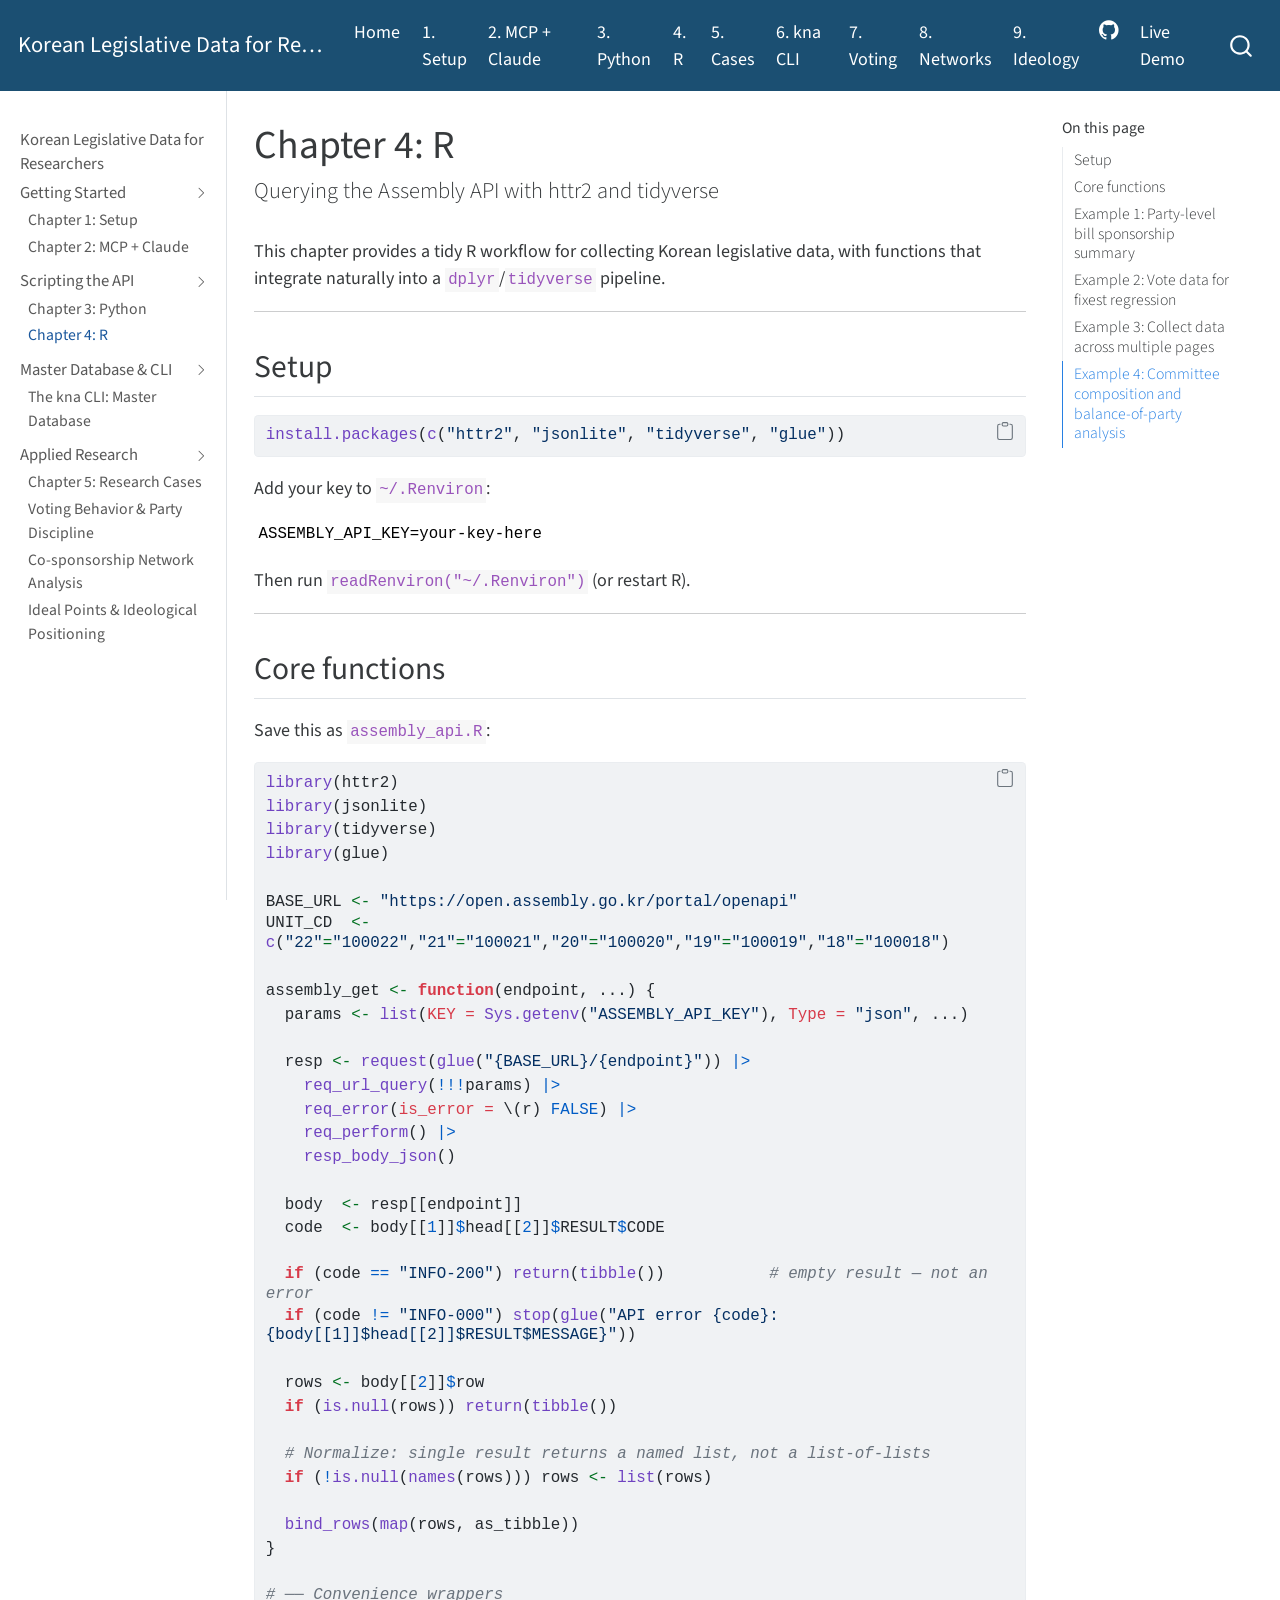
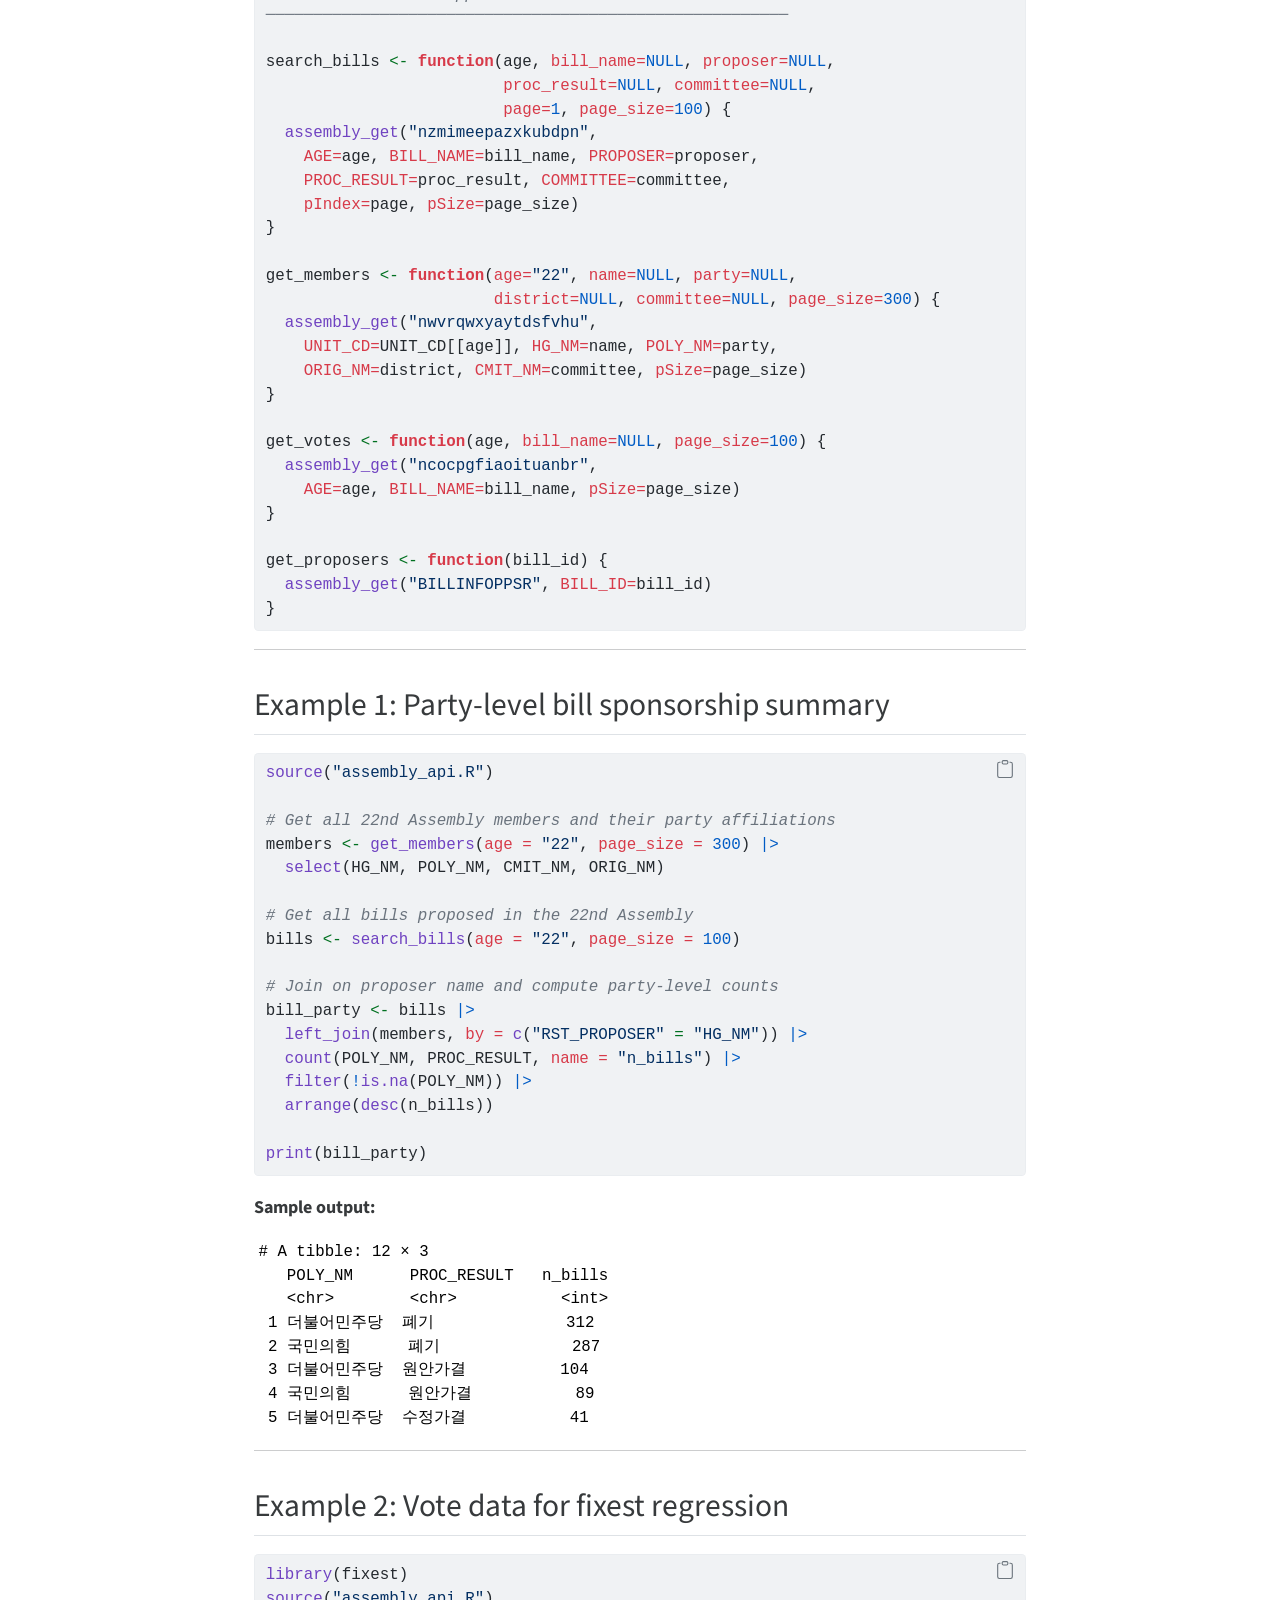
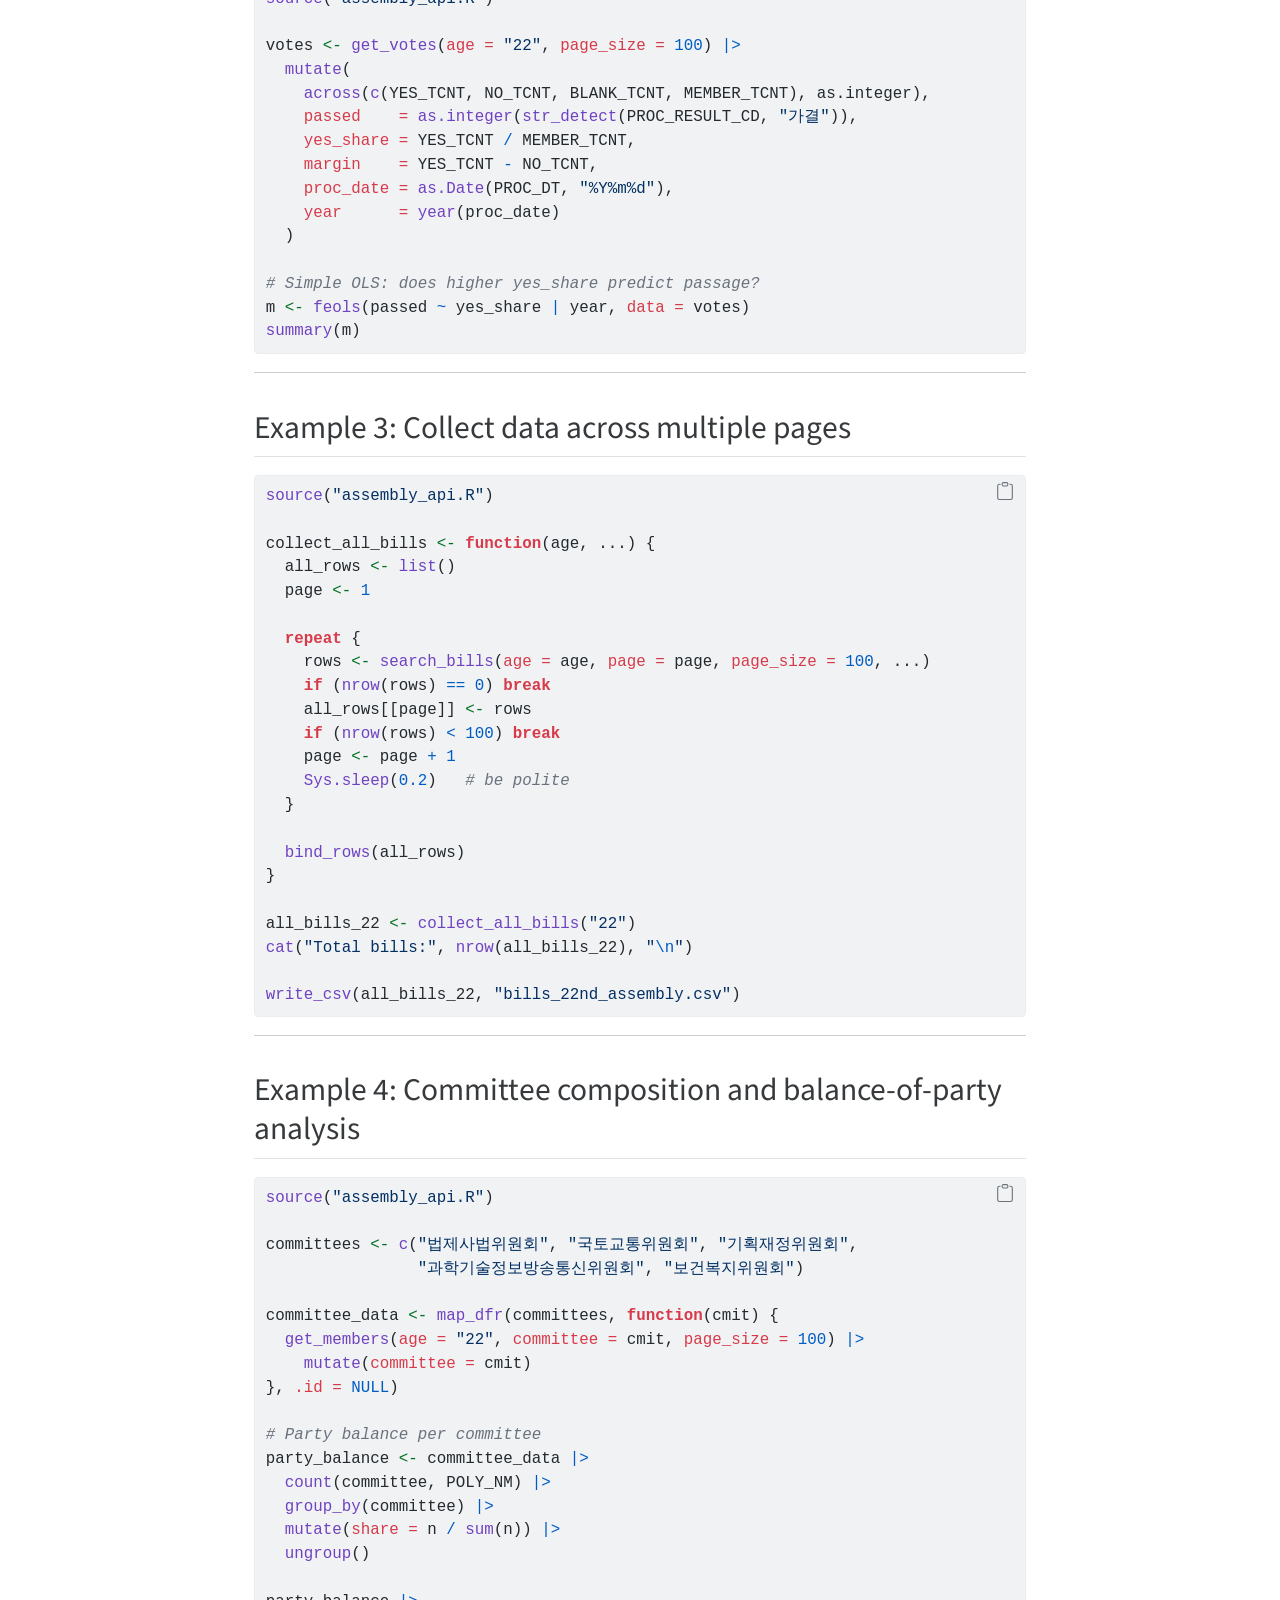
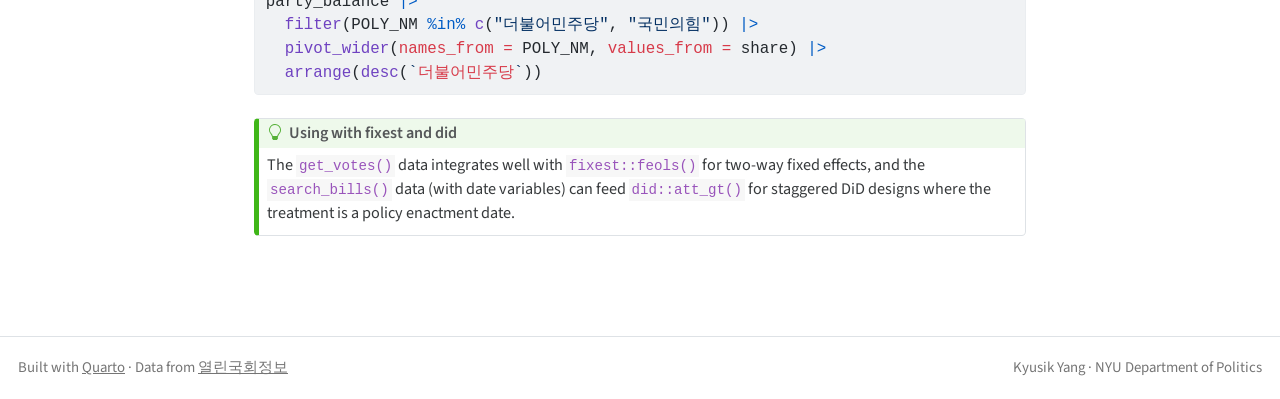
<file: docs/04-r.html>
<!DOCTYPE html>
<html xmlns="http://www.w3.org/1999/xhtml" lang="en" xml:lang="en"><head>

<meta charset="utf-8">
<meta name="generator" content="quarto-1.0.38">

<meta name="viewport" content="width=device-width, initial-scale=1.0, user-scalable=yes">


<title>Korean Legislative Data for Researchers - Chapter 4: R</title>
<style>
code{white-space: pre-wrap;}
span.smallcaps{font-variant: small-caps;}
span.underline{text-decoration: underline;}
div.column{display: inline-block; vertical-align: top; width: 50%;}
div.hanging-indent{margin-left: 1.5em; text-indent: -1.5em;}
ul.task-list{list-style: none;}
pre > code.sourceCode { white-space: pre; position: relative; }
pre > code.sourceCode > span { display: inline-block; line-height: 1.25; }
pre > code.sourceCode > span:empty { height: 1.2em; }
.sourceCode { overflow: visible; }
code.sourceCode > span { color: inherit; text-decoration: inherit; }
div.sourceCode { margin: 1em 0; }
pre.sourceCode { margin: 0; }
@media screen {
div.sourceCode { overflow: auto; }
}
@media print {
pre > code.sourceCode { white-space: pre-wrap; }
pre > code.sourceCode > span { text-indent: -5em; padding-left: 5em; }
}
pre.numberSource code
  { counter-reset: source-line 0; }
pre.numberSource code > span
  { position: relative; left: -4em; counter-increment: source-line; }
pre.numberSource code > span > a:first-child::before
  { content: counter(source-line);
    position: relative; left: -1em; text-align: right; vertical-align: baseline;
    border: none; display: inline-block;
    -webkit-touch-callout: none; -webkit-user-select: none;
    -khtml-user-select: none; -moz-user-select: none;
    -ms-user-select: none; user-select: none;
    padding: 0 4px; width: 4em;
    color: #aaaaaa;
  }
pre.numberSource { margin-left: 3em; border-left: 1px solid #aaaaaa;  padding-left: 4px; }
div.sourceCode
  {   }
@media screen {
pre > code.sourceCode > span > a:first-child::before { text-decoration: underline; }
}
code span.al { color: #ff0000; font-weight: bold; } /* Alert */
code span.an { color: #60a0b0; font-weight: bold; font-style: italic; } /* Annotation */
code span.at { color: #7d9029; } /* Attribute */
code span.bn { color: #40a070; } /* BaseN */
code span.bu { } /* BuiltIn */
code span.cf { color: #007020; font-weight: bold; } /* ControlFlow */
code span.ch { color: #4070a0; } /* Char */
code span.cn { color: #880000; } /* Constant */
code span.co { color: #60a0b0; font-style: italic; } /* Comment */
code span.cv { color: #60a0b0; font-weight: bold; font-style: italic; } /* CommentVar */
code span.do { color: #ba2121; font-style: italic; } /* Documentation */
code span.dt { color: #902000; } /* DataType */
code span.dv { color: #40a070; } /* DecVal */
code span.er { color: #ff0000; font-weight: bold; } /* Error */
code span.ex { } /* Extension */
code span.fl { color: #40a070; } /* Float */
code span.fu { color: #06287e; } /* Function */
code span.im { } /* Import */
code span.in { color: #60a0b0; font-weight: bold; font-style: italic; } /* Information */
code span.kw { color: #007020; font-weight: bold; } /* Keyword */
code span.op { color: #666666; } /* Operator */
code span.ot { color: #007020; } /* Other */
code span.pp { color: #bc7a00; } /* Preprocessor */
code span.sc { color: #4070a0; } /* SpecialChar */
code span.ss { color: #bb6688; } /* SpecialString */
code span.st { color: #4070a0; } /* String */
code span.va { color: #19177c; } /* Variable */
code span.vs { color: #4070a0; } /* VerbatimString */
code span.wa { color: #60a0b0; font-weight: bold; font-style: italic; } /* Warning */
</style>


<script src="site_libs/quarto-nav/quarto-nav.js"></script>
<script src="site_libs/quarto-nav/headroom.min.js"></script>
<script src="site_libs/clipboard/clipboard.min.js"></script>
<script src="site_libs/quarto-search/autocomplete.umd.js"></script>
<script src="site_libs/quarto-search/fuse.min.js"></script>
<script src="site_libs/quarto-search/quarto-search.js"></script>
<meta name="quarto:offset" content="./">
<link href="./images/favicon.ico" rel="icon">
<script src="site_libs/quarto-html/quarto.js"></script>
<script src="site_libs/quarto-html/popper.min.js"></script>
<script src="site_libs/quarto-html/tippy.umd.min.js"></script>
<script src="site_libs/quarto-html/anchor.min.js"></script>
<link href="site_libs/quarto-html/tippy.css" rel="stylesheet">
<link href="site_libs/quarto-html/quarto-syntax-highlighting.css" rel="stylesheet" id="quarto-text-highlighting-styles">
<script src="site_libs/bootstrap/bootstrap.min.js"></script>
<link href="site_libs/bootstrap/bootstrap-icons.css" rel="stylesheet">
<link href="site_libs/bootstrap/bootstrap.min.css" rel="stylesheet" id="quarto-bootstrap" data-mode="light">
<script id="quarto-search-options" type="application/json">{
  "location": "navbar",
  "copy-button": false,
  "collapse-after": 3,
  "panel-placement": "end",
  "type": "overlay",
  "limit": 20,
  "language": {
    "search-no-results-text": "No results",
    "search-matching-documents-text": "matching documents",
    "search-copy-link-title": "Copy link to search",
    "search-hide-matches-text": "Hide additional matches",
    "search-more-match-text": "more match in this document",
    "search-more-matches-text": "more matches in this document",
    "search-clear-button-title": "Clear",
    "search-detached-cancel-button-title": "Cancel",
    "search-submit-button-title": "Submit"
  }
}</script>


<link rel="stylesheet" href="styles.css">
</head>

<body class="nav-sidebar docked nav-fixed">

<div id="quarto-search-results"></div>
  <header id="quarto-header" class="headroom fixed-top">
    <nav class="navbar navbar-expand-lg navbar-dark ">
      <div class="navbar-container container-fluid">
      <a class="navbar-brand" href="./index.html">
    <span class="navbar-title">Korean Legislative Data for Researchers</span>
  </a>
          <button class="navbar-toggler" type="button" data-bs-toggle="collapse" data-bs-target="#navbarCollapse" aria-controls="navbarCollapse" aria-expanded="false" aria-label="Toggle navigation" onclick="if (window.quartoToggleHeadroom) { window.quartoToggleHeadroom(); }">
  <span class="navbar-toggler-icon"></span>
</button>
          <div class="collapse navbar-collapse" id="navbarCollapse">
            <ul class="navbar-nav navbar-nav-scroll me-auto">
  <li class="nav-item">
    <a class="nav-link active" href="./index.html" aria-current="page">Home</a>
  </li>  
  <li class="nav-item">
    <a class="nav-link" href="./01-setup.html">1. Setup</a>
  </li>  
  <li class="nav-item">
    <a class="nav-link" href="./02-mcp.html">2. MCP + Claude</a>
  </li>  
  <li class="nav-item">
    <a class="nav-link" href="./03-python.html">3. Python</a>
  </li>  
  <li class="nav-item">
    <a class="nav-link" href="./04-r.html">4. R</a>
  </li>  
  <li class="nav-item">
    <a class="nav-link" href="./05-cases.html">5. Cases</a>
  </li>  
  <li class="nav-item">
    <a class="nav-link" href="./06-kna.html">6. kna CLI</a>
  </li>  
  <li class="nav-item">
    <a class="nav-link" href="./07-voting.html">7. Voting</a>
  </li>  
  <li class="nav-item">
    <a class="nav-link" href="./08-network.html">8. Networks</a>
  </li>  
  <li class="nav-item">
    <a class="nav-link" href="./09-ideology.html">9. Ideology</a>
  </li>  
</ul>
            <ul class="navbar-nav navbar-nav-scroll ms-auto">
  <li class="nav-item compact">
    <a class="nav-link" href="https://github.com/kyusik-yang/kna"><i class="bi bi-github" role="img">
</i> 
 </a>
  </li>  
  <li class="nav-item">
    <a class="nav-link" href="https://national-assembly-kr.streamlit.app">Live Demo</a>
  </li>  
</ul>
              <div id="quarto-search" class="" title="Search"></div>
          </div> <!-- /navcollapse -->
      </div> <!-- /container-fluid -->
    </nav>
  <nav class="quarto-secondary-nav" data-bs-toggle="collapse" data-bs-target="#quarto-sidebar" aria-controls="quarto-sidebar" aria-expanded="false" aria-label="Toggle sidebar navigation" onclick="if (window.quartoToggleHeadroom) { window.quartoToggleHeadroom(); }">
    <div class="container-fluid d-flex justify-content-between">
      <h1 class="quarto-secondary-nav-title">Chapter 4: R</h1>
      <button type="button" class="quarto-btn-toggle btn" aria-label="Show secondary navigation">
        <i class="bi bi-chevron-right"></i>
      </button>
    </div>
  </nav>
</header>
<!-- content -->
<div id="quarto-content" class="quarto-container page-columns page-rows-contents page-layout-article page-navbar">
<!-- sidebar -->
  <nav id="quarto-sidebar" class="sidebar collapse sidebar-navigation docked overflow-auto">
    <div class="sidebar-menu-container"> 
    <ul class="list-unstyled mt-1">
        <li class="sidebar-item">
  <div class="sidebar-item-container"> 
  <a href="./index.html" class="sidebar-item-text sidebar-link">Korean Legislative Data for Researchers</a>
  </div>
</li>
        <li class="sidebar-item sidebar-item-section">
      <div class="sidebar-item-container"> 
            <a class="sidebar-item-text sidebar-link text-start" data-bs-toggle="collapse" data-bs-target="#quarto-sidebar-section-1" aria-expanded="true">Getting Started</a>
          <a class="sidebar-item-toggle text-start" data-bs-toggle="collapse" data-bs-target="#quarto-sidebar-section-1" aria-expanded="true">
            <i class="bi bi-chevron-right ms-2"></i>
          </a> 
      </div>
      <ul id="quarto-sidebar-section-1" class="collapse list-unstyled sidebar-section depth1 show">  
          <li class="sidebar-item">
  <div class="sidebar-item-container"> 
  <a href="./01-setup.html" class="sidebar-item-text sidebar-link">Chapter 1: Setup</a>
  </div>
</li>
          <li class="sidebar-item">
  <div class="sidebar-item-container"> 
  <a href="./02-mcp.html" class="sidebar-item-text sidebar-link">Chapter 2: MCP + Claude</a>
  </div>
</li>
      </ul>
  </li>
        <li class="sidebar-item sidebar-item-section">
      <div class="sidebar-item-container"> 
            <a class="sidebar-item-text sidebar-link text-start" data-bs-toggle="collapse" data-bs-target="#quarto-sidebar-section-2" aria-expanded="true">Scripting the API</a>
          <a class="sidebar-item-toggle text-start" data-bs-toggle="collapse" data-bs-target="#quarto-sidebar-section-2" aria-expanded="true">
            <i class="bi bi-chevron-right ms-2"></i>
          </a> 
      </div>
      <ul id="quarto-sidebar-section-2" class="collapse list-unstyled sidebar-section depth1 show">  
          <li class="sidebar-item">
  <div class="sidebar-item-container"> 
  <a href="./03-python.html" class="sidebar-item-text sidebar-link">Chapter 3: Python</a>
  </div>
</li>
          <li class="sidebar-item">
  <div class="sidebar-item-container"> 
  <a href="./04-r.html" class="sidebar-item-text sidebar-link active">Chapter 4: R</a>
  </div>
</li>
      </ul>
  </li>
        <li class="sidebar-item sidebar-item-section">
      <div class="sidebar-item-container"> 
            <a class="sidebar-item-text sidebar-link text-start" data-bs-toggle="collapse" data-bs-target="#quarto-sidebar-section-3" aria-expanded="true">Master Database &amp; CLI</a>
          <a class="sidebar-item-toggle text-start" data-bs-toggle="collapse" data-bs-target="#quarto-sidebar-section-3" aria-expanded="true">
            <i class="bi bi-chevron-right ms-2"></i>
          </a> 
      </div>
      <ul id="quarto-sidebar-section-3" class="collapse list-unstyled sidebar-section depth1 show">  
          <li class="sidebar-item">
  <div class="sidebar-item-container"> 
  <a href="./06-kna.html" class="sidebar-item-text sidebar-link">The kna CLI: Master Database</a>
  </div>
</li>
      </ul>
  </li>
        <li class="sidebar-item sidebar-item-section">
      <div class="sidebar-item-container"> 
            <a class="sidebar-item-text sidebar-link text-start" data-bs-toggle="collapse" data-bs-target="#quarto-sidebar-section-4" aria-expanded="true">Applied Research</a>
          <a class="sidebar-item-toggle text-start" data-bs-toggle="collapse" data-bs-target="#quarto-sidebar-section-4" aria-expanded="true">
            <i class="bi bi-chevron-right ms-2"></i>
          </a> 
      </div>
      <ul id="quarto-sidebar-section-4" class="collapse list-unstyled sidebar-section depth1 show">  
          <li class="sidebar-item">
  <div class="sidebar-item-container"> 
  <a href="./05-cases.html" class="sidebar-item-text sidebar-link">Chapter 5: Research Cases</a>
  </div>
</li>
          <li class="sidebar-item">
  <div class="sidebar-item-container"> 
  <a href="./07-voting.html" class="sidebar-item-text sidebar-link">Voting Behavior &amp; Party Discipline</a>
  </div>
</li>
          <li class="sidebar-item">
  <div class="sidebar-item-container"> 
  <a href="./08-network.html" class="sidebar-item-text sidebar-link">Co-sponsorship Network Analysis</a>
  </div>
</li>
          <li class="sidebar-item">
  <div class="sidebar-item-container"> 
  <a href="./09-ideology.html" class="sidebar-item-text sidebar-link">Ideal Points &amp; Ideological Positioning</a>
  </div>
</li>
      </ul>
  </li>
    </ul>
    </div>
</nav>
<!-- margin-sidebar -->
    <div id="quarto-margin-sidebar" class="sidebar margin-sidebar">
        <nav id="TOC" role="doc-toc">
    <h2 id="toc-title">On this page</h2>
   
  <ul>
  <li><a href="#setup" id="toc-setup" class="nav-link active" data-scroll-target="#setup">Setup</a></li>
  <li><a href="#core-functions" id="toc-core-functions" class="nav-link" data-scroll-target="#core-functions">Core functions</a></li>
  <li><a href="#example-1-party-level-bill-sponsorship-summary" id="toc-example-1-party-level-bill-sponsorship-summary" class="nav-link" data-scroll-target="#example-1-party-level-bill-sponsorship-summary">Example 1: Party-level bill sponsorship summary</a></li>
  <li><a href="#example-2-vote-data-for-fixest-regression" id="toc-example-2-vote-data-for-fixest-regression" class="nav-link" data-scroll-target="#example-2-vote-data-for-fixest-regression">Example 2: Vote data for fixest regression</a></li>
  <li><a href="#example-3-collect-data-across-multiple-pages" id="toc-example-3-collect-data-across-multiple-pages" class="nav-link" data-scroll-target="#example-3-collect-data-across-multiple-pages">Example 3: Collect data across multiple pages</a></li>
  <li><a href="#example-4-committee-composition-and-balance-of-party-analysis" id="toc-example-4-committee-composition-and-balance-of-party-analysis" class="nav-link" data-scroll-target="#example-4-committee-composition-and-balance-of-party-analysis">Example 4: Committee composition and balance-of-party analysis</a></li>
  </ul>
</nav>
    </div>
<!-- main -->
<main class="content" id="quarto-document-content">

<header id="title-block-header" class="quarto-title-block default">
<div class="quarto-title">
<h1 class="title d-none d-lg-block">Chapter 4: R</h1>
<p class="subtitle lead">Querying the Assembly API with httr2 and tidyverse</p>
</div>



<div class="quarto-title-meta">

    
    
  </div>
  

</header>

<p>This chapter provides a tidy R workflow for collecting Korean legislative data, with functions that integrate naturally into a <code>dplyr</code>/<code>tidyverse</code> pipeline.</p>
<hr>
<section id="setup" class="level2">
<h2 class="anchored" data-anchor-id="setup">Setup</h2>
<div class="sourceCode" id="cb1"><pre class="sourceCode r code-with-copy"><code class="sourceCode r"><span id="cb1-1"><a href="#cb1-1" aria-hidden="true" tabindex="-1"></a><span class="fu">install.packages</span>(<span class="fu">c</span>(<span class="st">"httr2"</span>, <span class="st">"jsonlite"</span>, <span class="st">"tidyverse"</span>, <span class="st">"glue"</span>))</span></code><button title="Copy to Clipboard" class="code-copy-button"><i class="bi"></i></button></pre></div>
<p>Add your key to <code>~/.Renviron</code>:</p>
<pre><code>ASSEMBLY_API_KEY=your-key-here</code></pre>
<p>Then run <code>readRenviron("~/.Renviron")</code> (or restart R).</p>
<hr>
</section>
<section id="core-functions" class="level2">
<h2 class="anchored" data-anchor-id="core-functions">Core functions</h2>
<p>Save this as <code>assembly_api.R</code>:</p>
<div class="sourceCode" id="cb3"><pre class="sourceCode r code-with-copy"><code class="sourceCode r"><span id="cb3-1"><a href="#cb3-1" aria-hidden="true" tabindex="-1"></a><span class="fu">library</span>(httr2)</span>
<span id="cb3-2"><a href="#cb3-2" aria-hidden="true" tabindex="-1"></a><span class="fu">library</span>(jsonlite)</span>
<span id="cb3-3"><a href="#cb3-3" aria-hidden="true" tabindex="-1"></a><span class="fu">library</span>(tidyverse)</span>
<span id="cb3-4"><a href="#cb3-4" aria-hidden="true" tabindex="-1"></a><span class="fu">library</span>(glue)</span>
<span id="cb3-5"><a href="#cb3-5" aria-hidden="true" tabindex="-1"></a></span>
<span id="cb3-6"><a href="#cb3-6" aria-hidden="true" tabindex="-1"></a>BASE_URL <span class="ot">&lt;-</span> <span class="st">"https://open.assembly.go.kr/portal/openapi"</span></span>
<span id="cb3-7"><a href="#cb3-7" aria-hidden="true" tabindex="-1"></a>UNIT_CD  <span class="ot">&lt;-</span> <span class="fu">c</span>(<span class="st">"22"</span><span class="ot">=</span><span class="st">"100022"</span>,<span class="st">"21"</span><span class="ot">=</span><span class="st">"100021"</span>,<span class="st">"20"</span><span class="ot">=</span><span class="st">"100020"</span>,<span class="st">"19"</span><span class="ot">=</span><span class="st">"100019"</span>,<span class="st">"18"</span><span class="ot">=</span><span class="st">"100018"</span>)</span>
<span id="cb3-8"><a href="#cb3-8" aria-hidden="true" tabindex="-1"></a></span>
<span id="cb3-9"><a href="#cb3-9" aria-hidden="true" tabindex="-1"></a>assembly_get <span class="ot">&lt;-</span> <span class="cf">function</span>(endpoint, ...) {</span>
<span id="cb3-10"><a href="#cb3-10" aria-hidden="true" tabindex="-1"></a>  params <span class="ot">&lt;-</span> <span class="fu">list</span>(<span class="at">KEY =</span> <span class="fu">Sys.getenv</span>(<span class="st">"ASSEMBLY_API_KEY"</span>), <span class="at">Type =</span> <span class="st">"json"</span>, ...)</span>
<span id="cb3-11"><a href="#cb3-11" aria-hidden="true" tabindex="-1"></a></span>
<span id="cb3-12"><a href="#cb3-12" aria-hidden="true" tabindex="-1"></a>  resp <span class="ot">&lt;-</span> <span class="fu">request</span>(<span class="fu">glue</span>(<span class="st">"{BASE_URL}/{endpoint}"</span>)) <span class="sc">|&gt;</span></span>
<span id="cb3-13"><a href="#cb3-13" aria-hidden="true" tabindex="-1"></a>    <span class="fu">req_url_query</span>(<span class="sc">!!!</span>params) <span class="sc">|&gt;</span></span>
<span id="cb3-14"><a href="#cb3-14" aria-hidden="true" tabindex="-1"></a>    <span class="fu">req_error</span>(<span class="at">is_error =</span> \(r) <span class="cn">FALSE</span>) <span class="sc">|&gt;</span></span>
<span id="cb3-15"><a href="#cb3-15" aria-hidden="true" tabindex="-1"></a>    <span class="fu">req_perform</span>() <span class="sc">|&gt;</span></span>
<span id="cb3-16"><a href="#cb3-16" aria-hidden="true" tabindex="-1"></a>    <span class="fu">resp_body_json</span>()</span>
<span id="cb3-17"><a href="#cb3-17" aria-hidden="true" tabindex="-1"></a></span>
<span id="cb3-18"><a href="#cb3-18" aria-hidden="true" tabindex="-1"></a>  body  <span class="ot">&lt;-</span> resp[[endpoint]]</span>
<span id="cb3-19"><a href="#cb3-19" aria-hidden="true" tabindex="-1"></a>  code  <span class="ot">&lt;-</span> body[[<span class="dv">1</span>]]<span class="sc">$</span>head[[<span class="dv">2</span>]]<span class="sc">$</span>RESULT<span class="sc">$</span>CODE</span>
<span id="cb3-20"><a href="#cb3-20" aria-hidden="true" tabindex="-1"></a></span>
<span id="cb3-21"><a href="#cb3-21" aria-hidden="true" tabindex="-1"></a>  <span class="cf">if</span> (code <span class="sc">==</span> <span class="st">"INFO-200"</span>) <span class="fu">return</span>(<span class="fu">tibble</span>())           <span class="co"># empty result — not an error</span></span>
<span id="cb3-22"><a href="#cb3-22" aria-hidden="true" tabindex="-1"></a>  <span class="cf">if</span> (code <span class="sc">!=</span> <span class="st">"INFO-000"</span>) <span class="fu">stop</span>(<span class="fu">glue</span>(<span class="st">"API error {code}: {body[[1]]$head[[2]]$RESULT$MESSAGE}"</span>))</span>
<span id="cb3-23"><a href="#cb3-23" aria-hidden="true" tabindex="-1"></a></span>
<span id="cb3-24"><a href="#cb3-24" aria-hidden="true" tabindex="-1"></a>  rows <span class="ot">&lt;-</span> body[[<span class="dv">2</span>]]<span class="sc">$</span>row</span>
<span id="cb3-25"><a href="#cb3-25" aria-hidden="true" tabindex="-1"></a>  <span class="cf">if</span> (<span class="fu">is.null</span>(rows)) <span class="fu">return</span>(<span class="fu">tibble</span>())</span>
<span id="cb3-26"><a href="#cb3-26" aria-hidden="true" tabindex="-1"></a></span>
<span id="cb3-27"><a href="#cb3-27" aria-hidden="true" tabindex="-1"></a>  <span class="co"># Normalize: single result returns a named list, not a list-of-lists</span></span>
<span id="cb3-28"><a href="#cb3-28" aria-hidden="true" tabindex="-1"></a>  <span class="cf">if</span> (<span class="sc">!</span><span class="fu">is.null</span>(<span class="fu">names</span>(rows))) rows <span class="ot">&lt;-</span> <span class="fu">list</span>(rows)</span>
<span id="cb3-29"><a href="#cb3-29" aria-hidden="true" tabindex="-1"></a></span>
<span id="cb3-30"><a href="#cb3-30" aria-hidden="true" tabindex="-1"></a>  <span class="fu">bind_rows</span>(<span class="fu">map</span>(rows, as_tibble))</span>
<span id="cb3-31"><a href="#cb3-31" aria-hidden="true" tabindex="-1"></a>}</span>
<span id="cb3-32"><a href="#cb3-32" aria-hidden="true" tabindex="-1"></a></span>
<span id="cb3-33"><a href="#cb3-33" aria-hidden="true" tabindex="-1"></a><span class="co"># ── Convenience wrappers ───────────────────────────────────────────────────────</span></span>
<span id="cb3-34"><a href="#cb3-34" aria-hidden="true" tabindex="-1"></a></span>
<span id="cb3-35"><a href="#cb3-35" aria-hidden="true" tabindex="-1"></a>search_bills <span class="ot">&lt;-</span> <span class="cf">function</span>(age, <span class="at">bill_name=</span><span class="cn">NULL</span>, <span class="at">proposer=</span><span class="cn">NULL</span>,</span>
<span id="cb3-36"><a href="#cb3-36" aria-hidden="true" tabindex="-1"></a>                         <span class="at">proc_result=</span><span class="cn">NULL</span>, <span class="at">committee=</span><span class="cn">NULL</span>,</span>
<span id="cb3-37"><a href="#cb3-37" aria-hidden="true" tabindex="-1"></a>                         <span class="at">page=</span><span class="dv">1</span>, <span class="at">page_size=</span><span class="dv">100</span>) {</span>
<span id="cb3-38"><a href="#cb3-38" aria-hidden="true" tabindex="-1"></a>  <span class="fu">assembly_get</span>(<span class="st">"nzmimeepazxkubdpn"</span>,</span>
<span id="cb3-39"><a href="#cb3-39" aria-hidden="true" tabindex="-1"></a>    <span class="at">AGE=</span>age, <span class="at">BILL_NAME=</span>bill_name, <span class="at">PROPOSER=</span>proposer,</span>
<span id="cb3-40"><a href="#cb3-40" aria-hidden="true" tabindex="-1"></a>    <span class="at">PROC_RESULT=</span>proc_result, <span class="at">COMMITTEE=</span>committee,</span>
<span id="cb3-41"><a href="#cb3-41" aria-hidden="true" tabindex="-1"></a>    <span class="at">pIndex=</span>page, <span class="at">pSize=</span>page_size)</span>
<span id="cb3-42"><a href="#cb3-42" aria-hidden="true" tabindex="-1"></a>}</span>
<span id="cb3-43"><a href="#cb3-43" aria-hidden="true" tabindex="-1"></a></span>
<span id="cb3-44"><a href="#cb3-44" aria-hidden="true" tabindex="-1"></a>get_members <span class="ot">&lt;-</span> <span class="cf">function</span>(<span class="at">age=</span><span class="st">"22"</span>, <span class="at">name=</span><span class="cn">NULL</span>, <span class="at">party=</span><span class="cn">NULL</span>,</span>
<span id="cb3-45"><a href="#cb3-45" aria-hidden="true" tabindex="-1"></a>                        <span class="at">district=</span><span class="cn">NULL</span>, <span class="at">committee=</span><span class="cn">NULL</span>, <span class="at">page_size=</span><span class="dv">300</span>) {</span>
<span id="cb3-46"><a href="#cb3-46" aria-hidden="true" tabindex="-1"></a>  <span class="fu">assembly_get</span>(<span class="st">"nwvrqwxyaytdsfvhu"</span>,</span>
<span id="cb3-47"><a href="#cb3-47" aria-hidden="true" tabindex="-1"></a>    <span class="at">UNIT_CD=</span>UNIT_CD[[age]], <span class="at">HG_NM=</span>name, <span class="at">POLY_NM=</span>party,</span>
<span id="cb3-48"><a href="#cb3-48" aria-hidden="true" tabindex="-1"></a>    <span class="at">ORIG_NM=</span>district, <span class="at">CMIT_NM=</span>committee, <span class="at">pSize=</span>page_size)</span>
<span id="cb3-49"><a href="#cb3-49" aria-hidden="true" tabindex="-1"></a>}</span>
<span id="cb3-50"><a href="#cb3-50" aria-hidden="true" tabindex="-1"></a></span>
<span id="cb3-51"><a href="#cb3-51" aria-hidden="true" tabindex="-1"></a>get_votes <span class="ot">&lt;-</span> <span class="cf">function</span>(age, <span class="at">bill_name=</span><span class="cn">NULL</span>, <span class="at">page_size=</span><span class="dv">100</span>) {</span>
<span id="cb3-52"><a href="#cb3-52" aria-hidden="true" tabindex="-1"></a>  <span class="fu">assembly_get</span>(<span class="st">"ncocpgfiaoituanbr"</span>,</span>
<span id="cb3-53"><a href="#cb3-53" aria-hidden="true" tabindex="-1"></a>    <span class="at">AGE=</span>age, <span class="at">BILL_NAME=</span>bill_name, <span class="at">pSize=</span>page_size)</span>
<span id="cb3-54"><a href="#cb3-54" aria-hidden="true" tabindex="-1"></a>}</span>
<span id="cb3-55"><a href="#cb3-55" aria-hidden="true" tabindex="-1"></a></span>
<span id="cb3-56"><a href="#cb3-56" aria-hidden="true" tabindex="-1"></a>get_proposers <span class="ot">&lt;-</span> <span class="cf">function</span>(bill_id) {</span>
<span id="cb3-57"><a href="#cb3-57" aria-hidden="true" tabindex="-1"></a>  <span class="fu">assembly_get</span>(<span class="st">"BILLINFOPPSR"</span>, <span class="at">BILL_ID=</span>bill_id)</span>
<span id="cb3-58"><a href="#cb3-58" aria-hidden="true" tabindex="-1"></a>}</span></code><button title="Copy to Clipboard" class="code-copy-button"><i class="bi"></i></button></pre></div>
<hr>
</section>
<section id="example-1-party-level-bill-sponsorship-summary" class="level2">
<h2 class="anchored" data-anchor-id="example-1-party-level-bill-sponsorship-summary">Example 1: Party-level bill sponsorship summary</h2>
<div class="sourceCode" id="cb4"><pre class="sourceCode r code-with-copy"><code class="sourceCode r"><span id="cb4-1"><a href="#cb4-1" aria-hidden="true" tabindex="-1"></a><span class="fu">source</span>(<span class="st">"assembly_api.R"</span>)</span>
<span id="cb4-2"><a href="#cb4-2" aria-hidden="true" tabindex="-1"></a></span>
<span id="cb4-3"><a href="#cb4-3" aria-hidden="true" tabindex="-1"></a><span class="co"># Get all 22nd Assembly members and their party affiliations</span></span>
<span id="cb4-4"><a href="#cb4-4" aria-hidden="true" tabindex="-1"></a>members <span class="ot">&lt;-</span> <span class="fu">get_members</span>(<span class="at">age =</span> <span class="st">"22"</span>, <span class="at">page_size =</span> <span class="dv">300</span>) <span class="sc">|&gt;</span></span>
<span id="cb4-5"><a href="#cb4-5" aria-hidden="true" tabindex="-1"></a>  <span class="fu">select</span>(HG_NM, POLY_NM, CMIT_NM, ORIG_NM)</span>
<span id="cb4-6"><a href="#cb4-6" aria-hidden="true" tabindex="-1"></a></span>
<span id="cb4-7"><a href="#cb4-7" aria-hidden="true" tabindex="-1"></a><span class="co"># Get all bills proposed in the 22nd Assembly</span></span>
<span id="cb4-8"><a href="#cb4-8" aria-hidden="true" tabindex="-1"></a>bills <span class="ot">&lt;-</span> <span class="fu">search_bills</span>(<span class="at">age =</span> <span class="st">"22"</span>, <span class="at">page_size =</span> <span class="dv">100</span>)</span>
<span id="cb4-9"><a href="#cb4-9" aria-hidden="true" tabindex="-1"></a></span>
<span id="cb4-10"><a href="#cb4-10" aria-hidden="true" tabindex="-1"></a><span class="co"># Join on proposer name and compute party-level counts</span></span>
<span id="cb4-11"><a href="#cb4-11" aria-hidden="true" tabindex="-1"></a>bill_party <span class="ot">&lt;-</span> bills <span class="sc">|&gt;</span></span>
<span id="cb4-12"><a href="#cb4-12" aria-hidden="true" tabindex="-1"></a>  <span class="fu">left_join</span>(members, <span class="at">by =</span> <span class="fu">c</span>(<span class="st">"RST_PROPOSER"</span> <span class="ot">=</span> <span class="st">"HG_NM"</span>)) <span class="sc">|&gt;</span></span>
<span id="cb4-13"><a href="#cb4-13" aria-hidden="true" tabindex="-1"></a>  <span class="fu">count</span>(POLY_NM, PROC_RESULT, <span class="at">name =</span> <span class="st">"n_bills"</span>) <span class="sc">|&gt;</span></span>
<span id="cb4-14"><a href="#cb4-14" aria-hidden="true" tabindex="-1"></a>  <span class="fu">filter</span>(<span class="sc">!</span><span class="fu">is.na</span>(POLY_NM)) <span class="sc">|&gt;</span></span>
<span id="cb4-15"><a href="#cb4-15" aria-hidden="true" tabindex="-1"></a>  <span class="fu">arrange</span>(<span class="fu">desc</span>(n_bills))</span>
<span id="cb4-16"><a href="#cb4-16" aria-hidden="true" tabindex="-1"></a></span>
<span id="cb4-17"><a href="#cb4-17" aria-hidden="true" tabindex="-1"></a><span class="fu">print</span>(bill_party)</span></code><button title="Copy to Clipboard" class="code-copy-button"><i class="bi"></i></button></pre></div>
<p><strong>Sample output:</strong></p>
<pre><code># A tibble: 12 × 3
   POLY_NM      PROC_RESULT   n_bills
   &lt;chr&gt;        &lt;chr&gt;           &lt;int&gt;
 1 더불어민주당  폐기              312
 2 국민의힘      폐기              287
 3 더불어민주당  원안가결          104
 4 국민의힘      원안가결           89
 5 더불어민주당  수정가결           41</code></pre>
<hr>
</section>
<section id="example-2-vote-data-for-fixest-regression" class="level2">
<h2 class="anchored" data-anchor-id="example-2-vote-data-for-fixest-regression">Example 2: Vote data for fixest regression</h2>
<div class="sourceCode" id="cb6"><pre class="sourceCode r code-with-copy"><code class="sourceCode r"><span id="cb6-1"><a href="#cb6-1" aria-hidden="true" tabindex="-1"></a><span class="fu">library</span>(fixest)</span>
<span id="cb6-2"><a href="#cb6-2" aria-hidden="true" tabindex="-1"></a><span class="fu">source</span>(<span class="st">"assembly_api.R"</span>)</span>
<span id="cb6-3"><a href="#cb6-3" aria-hidden="true" tabindex="-1"></a></span>
<span id="cb6-4"><a href="#cb6-4" aria-hidden="true" tabindex="-1"></a>votes <span class="ot">&lt;-</span> <span class="fu">get_votes</span>(<span class="at">age =</span> <span class="st">"22"</span>, <span class="at">page_size =</span> <span class="dv">100</span>) <span class="sc">|&gt;</span></span>
<span id="cb6-5"><a href="#cb6-5" aria-hidden="true" tabindex="-1"></a>  <span class="fu">mutate</span>(</span>
<span id="cb6-6"><a href="#cb6-6" aria-hidden="true" tabindex="-1"></a>    <span class="fu">across</span>(<span class="fu">c</span>(YES_TCNT, NO_TCNT, BLANK_TCNT, MEMBER_TCNT), as.integer),</span>
<span id="cb6-7"><a href="#cb6-7" aria-hidden="true" tabindex="-1"></a>    <span class="at">passed    =</span> <span class="fu">as.integer</span>(<span class="fu">str_detect</span>(PROC_RESULT_CD, <span class="st">"가결"</span>)),</span>
<span id="cb6-8"><a href="#cb6-8" aria-hidden="true" tabindex="-1"></a>    <span class="at">yes_share =</span> YES_TCNT <span class="sc">/</span> MEMBER_TCNT,</span>
<span id="cb6-9"><a href="#cb6-9" aria-hidden="true" tabindex="-1"></a>    <span class="at">margin    =</span> YES_TCNT <span class="sc">-</span> NO_TCNT,</span>
<span id="cb6-10"><a href="#cb6-10" aria-hidden="true" tabindex="-1"></a>    <span class="at">proc_date =</span> <span class="fu">as.Date</span>(PROC_DT, <span class="st">"%Y%m%d"</span>),</span>
<span id="cb6-11"><a href="#cb6-11" aria-hidden="true" tabindex="-1"></a>    <span class="at">year      =</span> <span class="fu">year</span>(proc_date)</span>
<span id="cb6-12"><a href="#cb6-12" aria-hidden="true" tabindex="-1"></a>  )</span>
<span id="cb6-13"><a href="#cb6-13" aria-hidden="true" tabindex="-1"></a></span>
<span id="cb6-14"><a href="#cb6-14" aria-hidden="true" tabindex="-1"></a><span class="co"># Simple OLS: does higher yes_share predict passage?</span></span>
<span id="cb6-15"><a href="#cb6-15" aria-hidden="true" tabindex="-1"></a>m <span class="ot">&lt;-</span> <span class="fu">feols</span>(passed <span class="sc">~</span> yes_share <span class="sc">|</span> year, <span class="at">data =</span> votes)</span>
<span id="cb6-16"><a href="#cb6-16" aria-hidden="true" tabindex="-1"></a><span class="fu">summary</span>(m)</span></code><button title="Copy to Clipboard" class="code-copy-button"><i class="bi"></i></button></pre></div>
<hr>
</section>
<section id="example-3-collect-data-across-multiple-pages" class="level2">
<h2 class="anchored" data-anchor-id="example-3-collect-data-across-multiple-pages">Example 3: Collect data across multiple pages</h2>
<div class="sourceCode" id="cb7"><pre class="sourceCode r code-with-copy"><code class="sourceCode r"><span id="cb7-1"><a href="#cb7-1" aria-hidden="true" tabindex="-1"></a><span class="fu">source</span>(<span class="st">"assembly_api.R"</span>)</span>
<span id="cb7-2"><a href="#cb7-2" aria-hidden="true" tabindex="-1"></a></span>
<span id="cb7-3"><a href="#cb7-3" aria-hidden="true" tabindex="-1"></a>collect_all_bills <span class="ot">&lt;-</span> <span class="cf">function</span>(age, ...) {</span>
<span id="cb7-4"><a href="#cb7-4" aria-hidden="true" tabindex="-1"></a>  all_rows <span class="ot">&lt;-</span> <span class="fu">list</span>()</span>
<span id="cb7-5"><a href="#cb7-5" aria-hidden="true" tabindex="-1"></a>  page <span class="ot">&lt;-</span> <span class="dv">1</span></span>
<span id="cb7-6"><a href="#cb7-6" aria-hidden="true" tabindex="-1"></a></span>
<span id="cb7-7"><a href="#cb7-7" aria-hidden="true" tabindex="-1"></a>  <span class="cf">repeat</span> {</span>
<span id="cb7-8"><a href="#cb7-8" aria-hidden="true" tabindex="-1"></a>    rows <span class="ot">&lt;-</span> <span class="fu">search_bills</span>(<span class="at">age =</span> age, <span class="at">page =</span> page, <span class="at">page_size =</span> <span class="dv">100</span>, ...)</span>
<span id="cb7-9"><a href="#cb7-9" aria-hidden="true" tabindex="-1"></a>    <span class="cf">if</span> (<span class="fu">nrow</span>(rows) <span class="sc">==</span> <span class="dv">0</span>) <span class="cf">break</span></span>
<span id="cb7-10"><a href="#cb7-10" aria-hidden="true" tabindex="-1"></a>    all_rows[[page]] <span class="ot">&lt;-</span> rows</span>
<span id="cb7-11"><a href="#cb7-11" aria-hidden="true" tabindex="-1"></a>    <span class="cf">if</span> (<span class="fu">nrow</span>(rows) <span class="sc">&lt;</span> <span class="dv">100</span>) <span class="cf">break</span></span>
<span id="cb7-12"><a href="#cb7-12" aria-hidden="true" tabindex="-1"></a>    page <span class="ot">&lt;-</span> page <span class="sc">+</span> <span class="dv">1</span></span>
<span id="cb7-13"><a href="#cb7-13" aria-hidden="true" tabindex="-1"></a>    <span class="fu">Sys.sleep</span>(<span class="fl">0.2</span>)   <span class="co"># be polite</span></span>
<span id="cb7-14"><a href="#cb7-14" aria-hidden="true" tabindex="-1"></a>  }</span>
<span id="cb7-15"><a href="#cb7-15" aria-hidden="true" tabindex="-1"></a></span>
<span id="cb7-16"><a href="#cb7-16" aria-hidden="true" tabindex="-1"></a>  <span class="fu">bind_rows</span>(all_rows)</span>
<span id="cb7-17"><a href="#cb7-17" aria-hidden="true" tabindex="-1"></a>}</span>
<span id="cb7-18"><a href="#cb7-18" aria-hidden="true" tabindex="-1"></a></span>
<span id="cb7-19"><a href="#cb7-19" aria-hidden="true" tabindex="-1"></a>all_bills_22 <span class="ot">&lt;-</span> <span class="fu">collect_all_bills</span>(<span class="st">"22"</span>)</span>
<span id="cb7-20"><a href="#cb7-20" aria-hidden="true" tabindex="-1"></a><span class="fu">cat</span>(<span class="st">"Total bills:"</span>, <span class="fu">nrow</span>(all_bills_22), <span class="st">"</span><span class="sc">\n</span><span class="st">"</span>)</span>
<span id="cb7-21"><a href="#cb7-21" aria-hidden="true" tabindex="-1"></a></span>
<span id="cb7-22"><a href="#cb7-22" aria-hidden="true" tabindex="-1"></a><span class="fu">write_csv</span>(all_bills_22, <span class="st">"bills_22nd_assembly.csv"</span>)</span></code><button title="Copy to Clipboard" class="code-copy-button"><i class="bi"></i></button></pre></div>
<hr>
</section>
<section id="example-4-committee-composition-and-balance-of-party-analysis" class="level2">
<h2 class="anchored" data-anchor-id="example-4-committee-composition-and-balance-of-party-analysis">Example 4: Committee composition and balance-of-party analysis</h2>
<div class="sourceCode" id="cb8"><pre class="sourceCode r code-with-copy"><code class="sourceCode r"><span id="cb8-1"><a href="#cb8-1" aria-hidden="true" tabindex="-1"></a><span class="fu">source</span>(<span class="st">"assembly_api.R"</span>)</span>
<span id="cb8-2"><a href="#cb8-2" aria-hidden="true" tabindex="-1"></a></span>
<span id="cb8-3"><a href="#cb8-3" aria-hidden="true" tabindex="-1"></a>committees <span class="ot">&lt;-</span> <span class="fu">c</span>(<span class="st">"법제사법위원회"</span>, <span class="st">"국토교통위원회"</span>, <span class="st">"기획재정위원회"</span>,</span>
<span id="cb8-4"><a href="#cb8-4" aria-hidden="true" tabindex="-1"></a>                <span class="st">"과학기술정보방송통신위원회"</span>, <span class="st">"보건복지위원회"</span>)</span>
<span id="cb8-5"><a href="#cb8-5" aria-hidden="true" tabindex="-1"></a></span>
<span id="cb8-6"><a href="#cb8-6" aria-hidden="true" tabindex="-1"></a>committee_data <span class="ot">&lt;-</span> <span class="fu">map_dfr</span>(committees, <span class="cf">function</span>(cmit) {</span>
<span id="cb8-7"><a href="#cb8-7" aria-hidden="true" tabindex="-1"></a>  <span class="fu">get_members</span>(<span class="at">age =</span> <span class="st">"22"</span>, <span class="at">committee =</span> cmit, <span class="at">page_size =</span> <span class="dv">100</span>) <span class="sc">|&gt;</span></span>
<span id="cb8-8"><a href="#cb8-8" aria-hidden="true" tabindex="-1"></a>    <span class="fu">mutate</span>(<span class="at">committee =</span> cmit)</span>
<span id="cb8-9"><a href="#cb8-9" aria-hidden="true" tabindex="-1"></a>}, <span class="at">.id =</span> <span class="cn">NULL</span>)</span>
<span id="cb8-10"><a href="#cb8-10" aria-hidden="true" tabindex="-1"></a></span>
<span id="cb8-11"><a href="#cb8-11" aria-hidden="true" tabindex="-1"></a><span class="co"># Party balance per committee</span></span>
<span id="cb8-12"><a href="#cb8-12" aria-hidden="true" tabindex="-1"></a>party_balance <span class="ot">&lt;-</span> committee_data <span class="sc">|&gt;</span></span>
<span id="cb8-13"><a href="#cb8-13" aria-hidden="true" tabindex="-1"></a>  <span class="fu">count</span>(committee, POLY_NM) <span class="sc">|&gt;</span></span>
<span id="cb8-14"><a href="#cb8-14" aria-hidden="true" tabindex="-1"></a>  <span class="fu">group_by</span>(committee) <span class="sc">|&gt;</span></span>
<span id="cb8-15"><a href="#cb8-15" aria-hidden="true" tabindex="-1"></a>  <span class="fu">mutate</span>(<span class="at">share =</span> n <span class="sc">/</span> <span class="fu">sum</span>(n)) <span class="sc">|&gt;</span></span>
<span id="cb8-16"><a href="#cb8-16" aria-hidden="true" tabindex="-1"></a>  <span class="fu">ungroup</span>()</span>
<span id="cb8-17"><a href="#cb8-17" aria-hidden="true" tabindex="-1"></a></span>
<span id="cb8-18"><a href="#cb8-18" aria-hidden="true" tabindex="-1"></a>party_balance <span class="sc">|&gt;</span></span>
<span id="cb8-19"><a href="#cb8-19" aria-hidden="true" tabindex="-1"></a>  <span class="fu">filter</span>(POLY_NM <span class="sc">%in%</span> <span class="fu">c</span>(<span class="st">"더불어민주당"</span>, <span class="st">"국민의힘"</span>)) <span class="sc">|&gt;</span></span>
<span id="cb8-20"><a href="#cb8-20" aria-hidden="true" tabindex="-1"></a>  <span class="fu">pivot_wider</span>(<span class="at">names_from =</span> POLY_NM, <span class="at">values_from =</span> share) <span class="sc">|&gt;</span></span>
<span id="cb8-21"><a href="#cb8-21" aria-hidden="true" tabindex="-1"></a>  <span class="fu">arrange</span>(<span class="fu">desc</span>(<span class="st">`</span><span class="at">더불어민주당</span><span class="st">`</span>))</span></code><button title="Copy to Clipboard" class="code-copy-button"><i class="bi"></i></button></pre></div>
<div class="callout-tip callout callout-style-default callout-captioned">
<div class="callout-header d-flex align-content-center">
<div class="callout-icon-container">
<i class="callout-icon"></i>
</div>
<div class="callout-caption-container flex-fill">
Using with fixest and did
</div>
</div>
<div class="callout-body-container callout-body">
<p>The <code>get_votes()</code> data integrates well with <code>fixest::feols()</code> for two-way fixed effects, and the <code>search_bills()</code> data (with date variables) can feed <code>did::att_gt()</code> for staggered DiD designs where the treatment is a policy enactment date.</p>
</div>
</div>


</section>

</main> <!-- /main -->
<script id="quarto-html-after-body" type="application/javascript">
window.document.addEventListener("DOMContentLoaded", function (event) {
  const toggleBodyColorMode = (bsSheetEl) => {
    const mode = bsSheetEl.getAttribute("data-mode");
    const bodyEl = window.document.querySelector("body");
    if (mode === "dark") {
      bodyEl.classList.add("quarto-dark");
      bodyEl.classList.remove("quarto-light");
    } else {
      bodyEl.classList.add("quarto-light");
      bodyEl.classList.remove("quarto-dark");
    }
  }
  const toggleBodyColorPrimary = () => {
    const bsSheetEl = window.document.querySelector("link#quarto-bootstrap");
    if (bsSheetEl) {
      toggleBodyColorMode(bsSheetEl);
    }
  }
  toggleBodyColorPrimary();  
  const icon = "";
  const anchorJS = new window.AnchorJS();
  anchorJS.options = {
    placement: 'right',
    icon: icon
  };
  anchorJS.add('.anchored');
  const clipboard = new window.ClipboardJS('.code-copy-button', {
    target: function(trigger) {
      return trigger.previousElementSibling;
    }
  });
  clipboard.on('success', function(e) {
    // button target
    const button = e.trigger;
    // don't keep focus
    button.blur();
    // flash "checked"
    button.classList.add('code-copy-button-checked');
    var currentTitle = button.getAttribute("title");
    button.setAttribute("title", "Copied!");
    setTimeout(function() {
      button.setAttribute("title", currentTitle);
      button.classList.remove('code-copy-button-checked');
    }, 1000);
    // clear code selection
    e.clearSelection();
  });
  function tippyHover(el, contentFn) {
    const config = {
      allowHTML: true,
      content: contentFn,
      maxWidth: 500,
      delay: 100,
      arrow: false,
      appendTo: function(el) {
          return el.parentElement;
      },
      interactive: true,
      interactiveBorder: 10,
      theme: 'quarto',
      placement: 'bottom-start'
    };
    window.tippy(el, config); 
  }
  const noterefs = window.document.querySelectorAll('a[role="doc-noteref"]');
  for (var i=0; i<noterefs.length; i++) {
    const ref = noterefs[i];
    tippyHover(ref, function() {
      let href = ref.getAttribute('href');
      try { href = new URL(href).hash; } catch {}
      const id = href.replace(/^#\/?/, "");
      const note = window.document.getElementById(id);
      return note.innerHTML;
    });
  }
  var bibliorefs = window.document.querySelectorAll('a[role="doc-biblioref"]');
  for (var i=0; i<bibliorefs.length; i++) {
    const ref = bibliorefs[i];
    const cites = ref.parentNode.getAttribute('data-cites').split(' ');
    tippyHover(ref, function() {
      var popup = window.document.createElement('div');
      cites.forEach(function(cite) {
        var citeDiv = window.document.createElement('div');
        citeDiv.classList.add('hanging-indent');
        citeDiv.classList.add('csl-entry');
        var biblioDiv = window.document.getElementById('ref-' + cite);
        if (biblioDiv) {
          citeDiv.innerHTML = biblioDiv.innerHTML;
        }
        popup.appendChild(citeDiv);
      });
      return popup.innerHTML;
    });
  }
});
</script>
</div> <!-- /content -->
<footer class="footer">
  <div class="nav-footer">
    <div class="nav-footer-left">Built with <a href="https://quarto.org">Quarto</a> · Data from <a href="https://open.assembly.go.kr">열린국회정보</a></div>   
    <div class="nav-footer-right">Kyusik Yang · NYU Department of Politics</div>
  </div>
</footer>



</body></html>
</file>
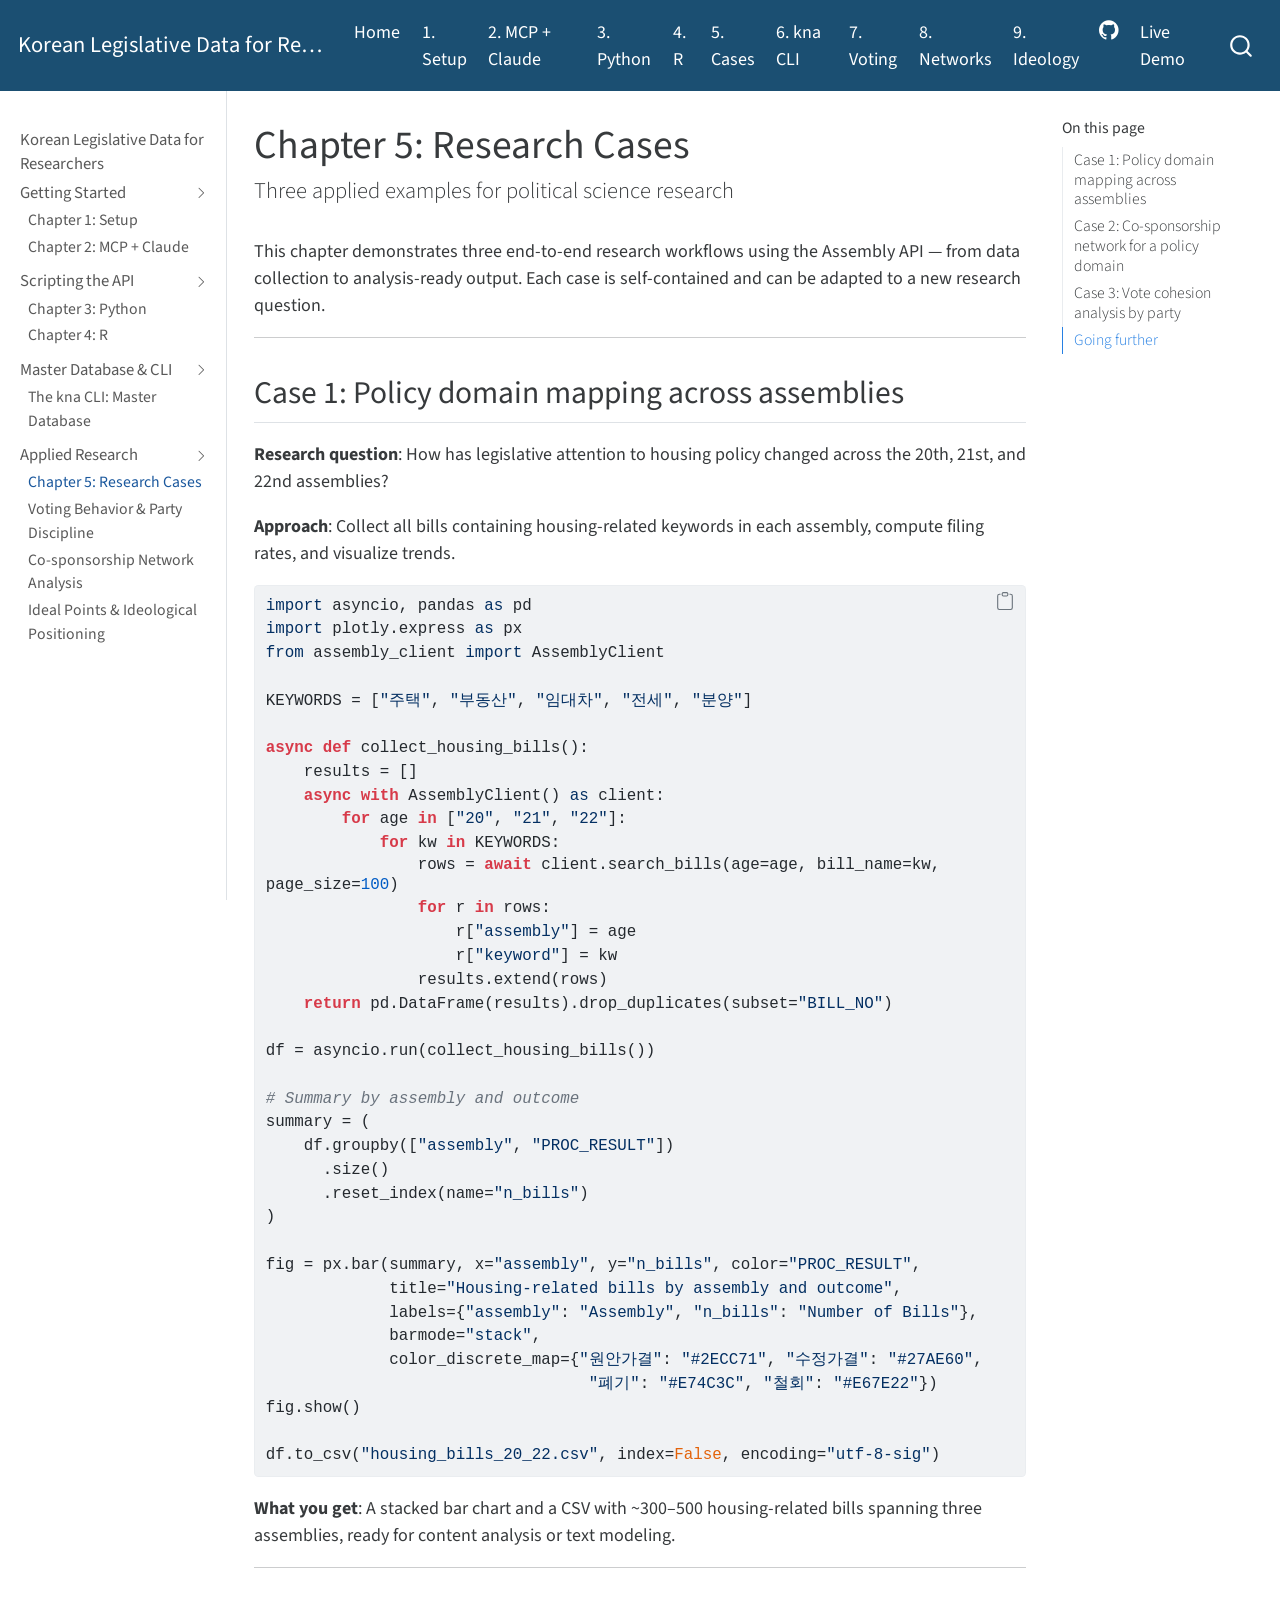
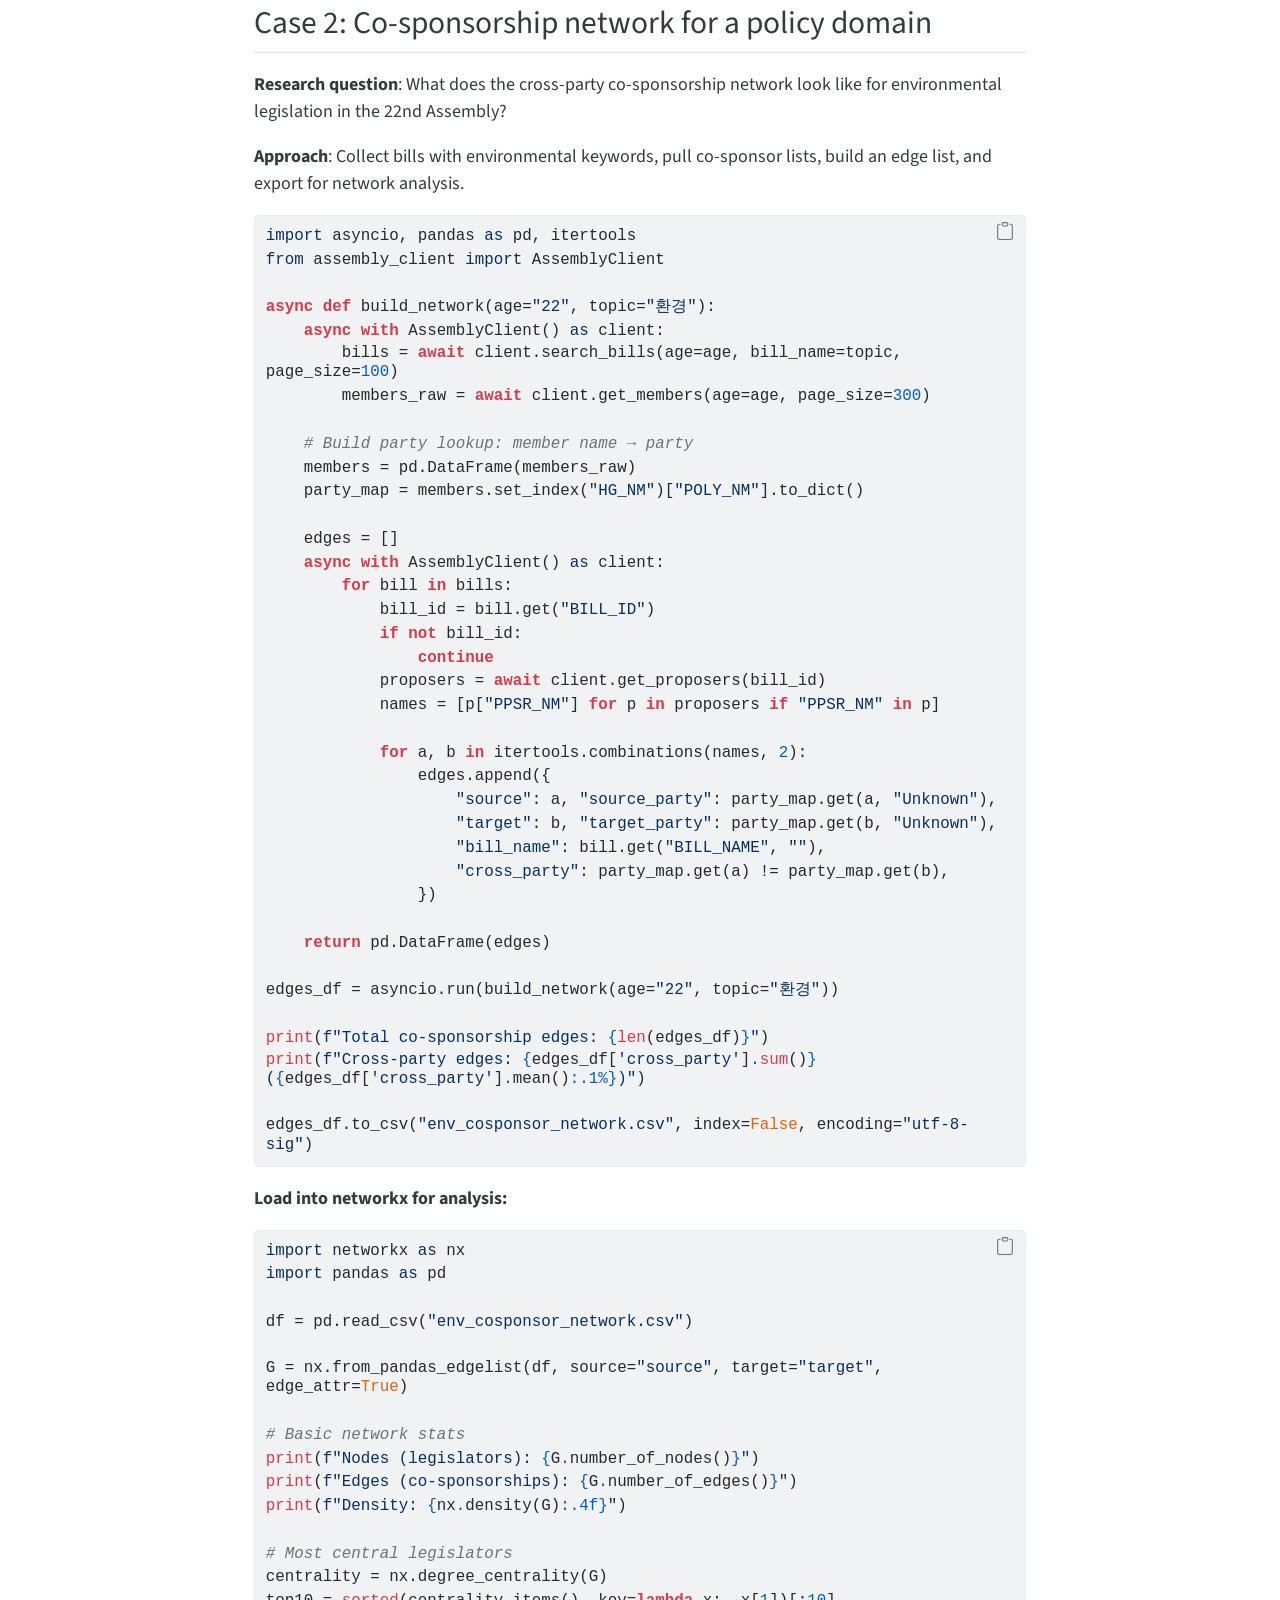
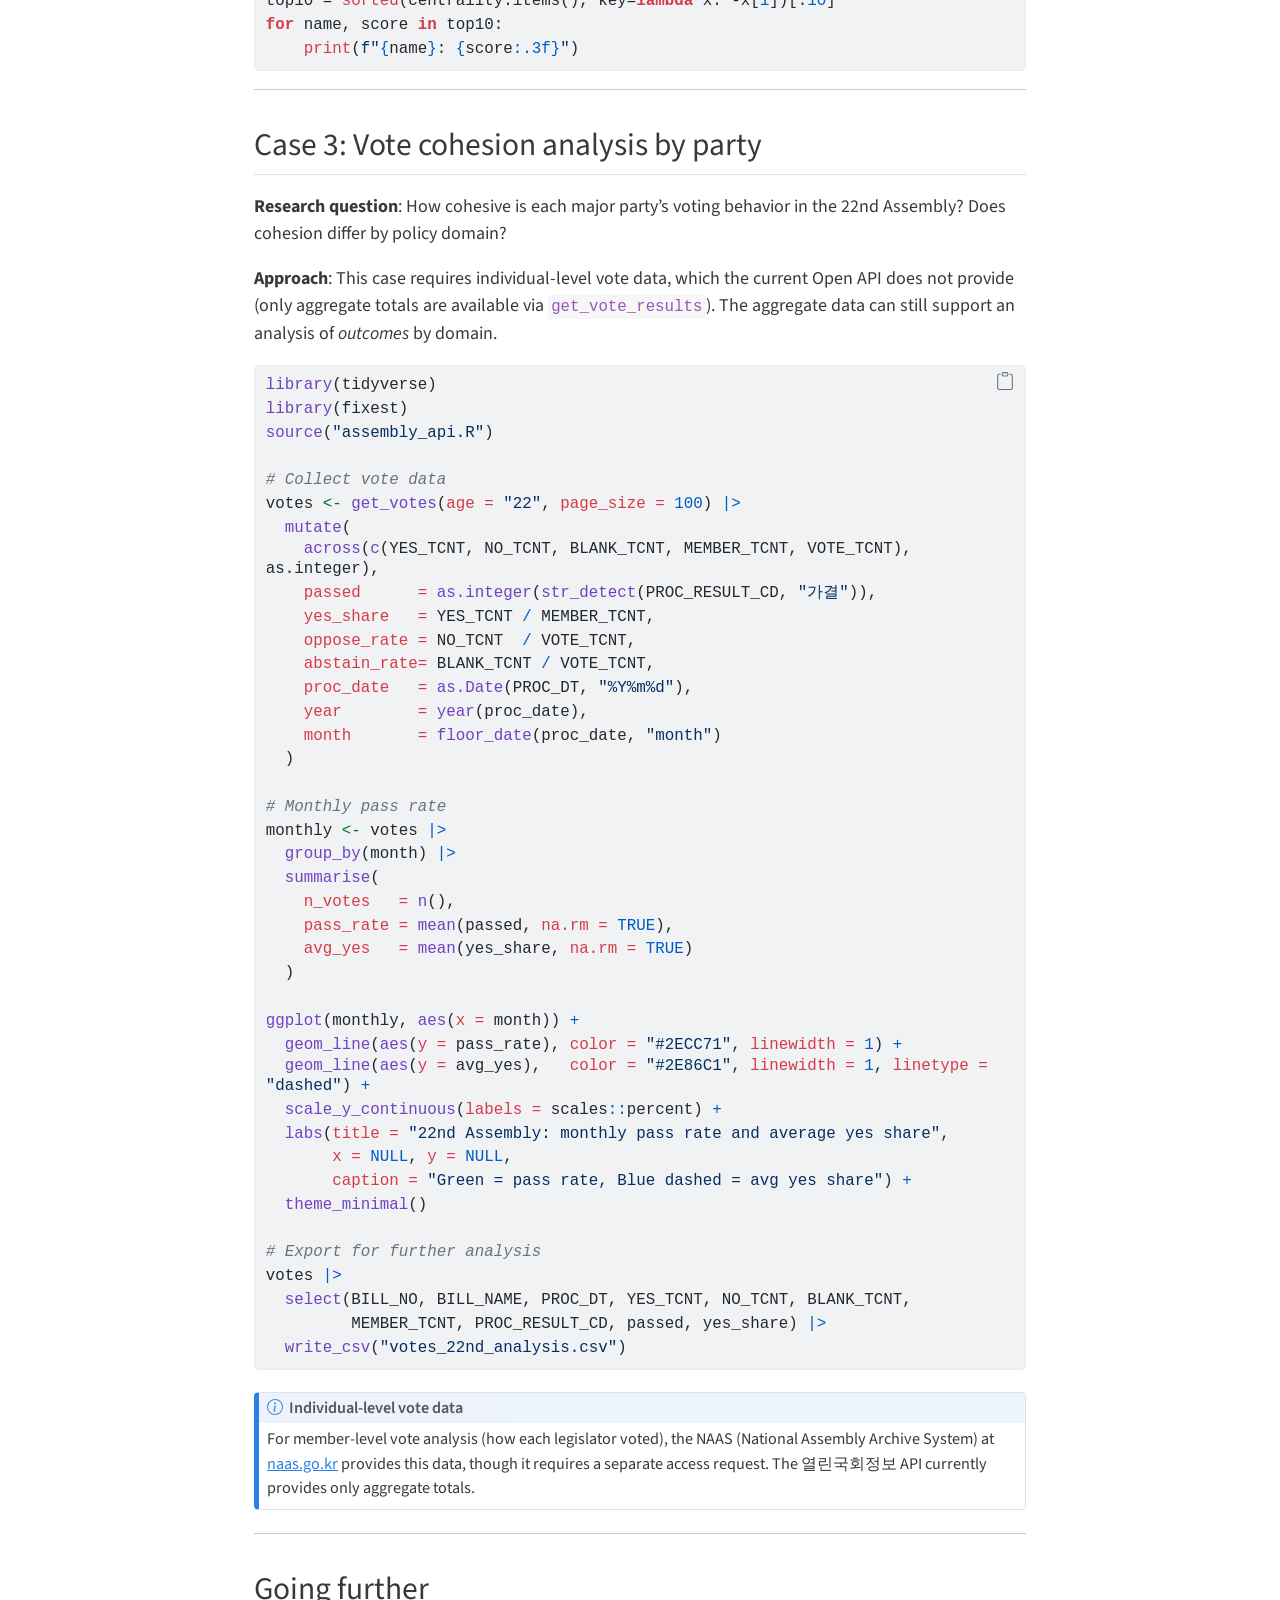
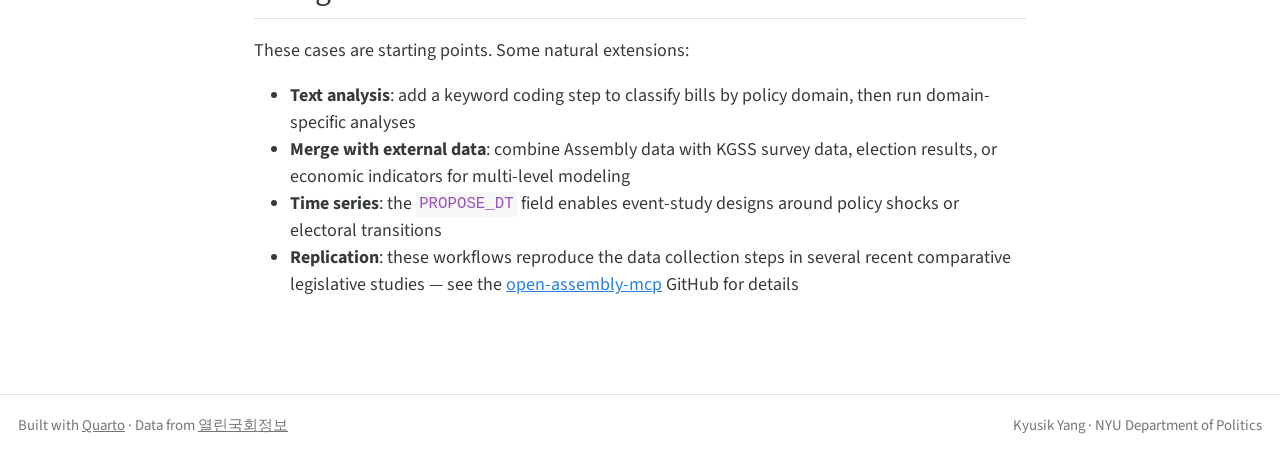
<file: docs/05-cases.html>
<!DOCTYPE html>
<html xmlns="http://www.w3.org/1999/xhtml" lang="en" xml:lang="en"><head>

<meta charset="utf-8">
<meta name="generator" content="quarto-1.0.38">

<meta name="viewport" content="width=device-width, initial-scale=1.0, user-scalable=yes">


<title>Korean Legislative Data for Researchers - Chapter 5: Research Cases</title>
<style>
code{white-space: pre-wrap;}
span.smallcaps{font-variant: small-caps;}
span.underline{text-decoration: underline;}
div.column{display: inline-block; vertical-align: top; width: 50%;}
div.hanging-indent{margin-left: 1.5em; text-indent: -1.5em;}
ul.task-list{list-style: none;}
pre > code.sourceCode { white-space: pre; position: relative; }
pre > code.sourceCode > span { display: inline-block; line-height: 1.25; }
pre > code.sourceCode > span:empty { height: 1.2em; }
.sourceCode { overflow: visible; }
code.sourceCode > span { color: inherit; text-decoration: inherit; }
div.sourceCode { margin: 1em 0; }
pre.sourceCode { margin: 0; }
@media screen {
div.sourceCode { overflow: auto; }
}
@media print {
pre > code.sourceCode { white-space: pre-wrap; }
pre > code.sourceCode > span { text-indent: -5em; padding-left: 5em; }
}
pre.numberSource code
  { counter-reset: source-line 0; }
pre.numberSource code > span
  { position: relative; left: -4em; counter-increment: source-line; }
pre.numberSource code > span > a:first-child::before
  { content: counter(source-line);
    position: relative; left: -1em; text-align: right; vertical-align: baseline;
    border: none; display: inline-block;
    -webkit-touch-callout: none; -webkit-user-select: none;
    -khtml-user-select: none; -moz-user-select: none;
    -ms-user-select: none; user-select: none;
    padding: 0 4px; width: 4em;
    color: #aaaaaa;
  }
pre.numberSource { margin-left: 3em; border-left: 1px solid #aaaaaa;  padding-left: 4px; }
div.sourceCode
  {   }
@media screen {
pre > code.sourceCode > span > a:first-child::before { text-decoration: underline; }
}
code span.al { color: #ff0000; font-weight: bold; } /* Alert */
code span.an { color: #60a0b0; font-weight: bold; font-style: italic; } /* Annotation */
code span.at { color: #7d9029; } /* Attribute */
code span.bn { color: #40a070; } /* BaseN */
code span.bu { } /* BuiltIn */
code span.cf { color: #007020; font-weight: bold; } /* ControlFlow */
code span.ch { color: #4070a0; } /* Char */
code span.cn { color: #880000; } /* Constant */
code span.co { color: #60a0b0; font-style: italic; } /* Comment */
code span.cv { color: #60a0b0; font-weight: bold; font-style: italic; } /* CommentVar */
code span.do { color: #ba2121; font-style: italic; } /* Documentation */
code span.dt { color: #902000; } /* DataType */
code span.dv { color: #40a070; } /* DecVal */
code span.er { color: #ff0000; font-weight: bold; } /* Error */
code span.ex { } /* Extension */
code span.fl { color: #40a070; } /* Float */
code span.fu { color: #06287e; } /* Function */
code span.im { } /* Import */
code span.in { color: #60a0b0; font-weight: bold; font-style: italic; } /* Information */
code span.kw { color: #007020; font-weight: bold; } /* Keyword */
code span.op { color: #666666; } /* Operator */
code span.ot { color: #007020; } /* Other */
code span.pp { color: #bc7a00; } /* Preprocessor */
code span.sc { color: #4070a0; } /* SpecialChar */
code span.ss { color: #bb6688; } /* SpecialString */
code span.st { color: #4070a0; } /* String */
code span.va { color: #19177c; } /* Variable */
code span.vs { color: #4070a0; } /* VerbatimString */
code span.wa { color: #60a0b0; font-weight: bold; font-style: italic; } /* Warning */
</style>


<script src="site_libs/quarto-nav/quarto-nav.js"></script>
<script src="site_libs/quarto-nav/headroom.min.js"></script>
<script src="site_libs/clipboard/clipboard.min.js"></script>
<script src="site_libs/quarto-search/autocomplete.umd.js"></script>
<script src="site_libs/quarto-search/fuse.min.js"></script>
<script src="site_libs/quarto-search/quarto-search.js"></script>
<meta name="quarto:offset" content="./">
<link href="./images/favicon.ico" rel="icon">
<script src="site_libs/quarto-html/quarto.js"></script>
<script src="site_libs/quarto-html/popper.min.js"></script>
<script src="site_libs/quarto-html/tippy.umd.min.js"></script>
<script src="site_libs/quarto-html/anchor.min.js"></script>
<link href="site_libs/quarto-html/tippy.css" rel="stylesheet">
<link href="site_libs/quarto-html/quarto-syntax-highlighting.css" rel="stylesheet" id="quarto-text-highlighting-styles">
<script src="site_libs/bootstrap/bootstrap.min.js"></script>
<link href="site_libs/bootstrap/bootstrap-icons.css" rel="stylesheet">
<link href="site_libs/bootstrap/bootstrap.min.css" rel="stylesheet" id="quarto-bootstrap" data-mode="light">
<script id="quarto-search-options" type="application/json">{
  "location": "navbar",
  "copy-button": false,
  "collapse-after": 3,
  "panel-placement": "end",
  "type": "overlay",
  "limit": 20,
  "language": {
    "search-no-results-text": "No results",
    "search-matching-documents-text": "matching documents",
    "search-copy-link-title": "Copy link to search",
    "search-hide-matches-text": "Hide additional matches",
    "search-more-match-text": "more match in this document",
    "search-more-matches-text": "more matches in this document",
    "search-clear-button-title": "Clear",
    "search-detached-cancel-button-title": "Cancel",
    "search-submit-button-title": "Submit"
  }
}</script>


<link rel="stylesheet" href="styles.css">
</head>

<body class="nav-sidebar docked nav-fixed">

<div id="quarto-search-results"></div>
  <header id="quarto-header" class="headroom fixed-top">
    <nav class="navbar navbar-expand-lg navbar-dark ">
      <div class="navbar-container container-fluid">
      <a class="navbar-brand" href="./index.html">
    <span class="navbar-title">Korean Legislative Data for Researchers</span>
  </a>
          <button class="navbar-toggler" type="button" data-bs-toggle="collapse" data-bs-target="#navbarCollapse" aria-controls="navbarCollapse" aria-expanded="false" aria-label="Toggle navigation" onclick="if (window.quartoToggleHeadroom) { window.quartoToggleHeadroom(); }">
  <span class="navbar-toggler-icon"></span>
</button>
          <div class="collapse navbar-collapse" id="navbarCollapse">
            <ul class="navbar-nav navbar-nav-scroll me-auto">
  <li class="nav-item">
    <a class="nav-link active" href="./index.html" aria-current="page">Home</a>
  </li>  
  <li class="nav-item">
    <a class="nav-link" href="./01-setup.html">1. Setup</a>
  </li>  
  <li class="nav-item">
    <a class="nav-link" href="./02-mcp.html">2. MCP + Claude</a>
  </li>  
  <li class="nav-item">
    <a class="nav-link" href="./03-python.html">3. Python</a>
  </li>  
  <li class="nav-item">
    <a class="nav-link" href="./04-r.html">4. R</a>
  </li>  
  <li class="nav-item">
    <a class="nav-link" href="./05-cases.html">5. Cases</a>
  </li>  
  <li class="nav-item">
    <a class="nav-link" href="./06-kna.html">6. kna CLI</a>
  </li>  
  <li class="nav-item">
    <a class="nav-link" href="./07-voting.html">7. Voting</a>
  </li>  
  <li class="nav-item">
    <a class="nav-link" href="./08-network.html">8. Networks</a>
  </li>  
  <li class="nav-item">
    <a class="nav-link" href="./09-ideology.html">9. Ideology</a>
  </li>  
</ul>
            <ul class="navbar-nav navbar-nav-scroll ms-auto">
  <li class="nav-item compact">
    <a class="nav-link" href="https://github.com/kyusik-yang/kna"><i class="bi bi-github" role="img">
</i> 
 </a>
  </li>  
  <li class="nav-item">
    <a class="nav-link" href="https://national-assembly-kr.streamlit.app">Live Demo</a>
  </li>  
</ul>
              <div id="quarto-search" class="" title="Search"></div>
          </div> <!-- /navcollapse -->
      </div> <!-- /container-fluid -->
    </nav>
  <nav class="quarto-secondary-nav" data-bs-toggle="collapse" data-bs-target="#quarto-sidebar" aria-controls="quarto-sidebar" aria-expanded="false" aria-label="Toggle sidebar navigation" onclick="if (window.quartoToggleHeadroom) { window.quartoToggleHeadroom(); }">
    <div class="container-fluid d-flex justify-content-between">
      <h1 class="quarto-secondary-nav-title">Chapter 5: Research Cases</h1>
      <button type="button" class="quarto-btn-toggle btn" aria-label="Show secondary navigation">
        <i class="bi bi-chevron-right"></i>
      </button>
    </div>
  </nav>
</header>
<!-- content -->
<div id="quarto-content" class="quarto-container page-columns page-rows-contents page-layout-article page-navbar">
<!-- sidebar -->
  <nav id="quarto-sidebar" class="sidebar collapse sidebar-navigation docked overflow-auto">
    <div class="sidebar-menu-container"> 
    <ul class="list-unstyled mt-1">
        <li class="sidebar-item">
  <div class="sidebar-item-container"> 
  <a href="./index.html" class="sidebar-item-text sidebar-link">Korean Legislative Data for Researchers</a>
  </div>
</li>
        <li class="sidebar-item sidebar-item-section">
      <div class="sidebar-item-container"> 
            <a class="sidebar-item-text sidebar-link text-start" data-bs-toggle="collapse" data-bs-target="#quarto-sidebar-section-1" aria-expanded="true">Getting Started</a>
          <a class="sidebar-item-toggle text-start" data-bs-toggle="collapse" data-bs-target="#quarto-sidebar-section-1" aria-expanded="true">
            <i class="bi bi-chevron-right ms-2"></i>
          </a> 
      </div>
      <ul id="quarto-sidebar-section-1" class="collapse list-unstyled sidebar-section depth1 show">  
          <li class="sidebar-item">
  <div class="sidebar-item-container"> 
  <a href="./01-setup.html" class="sidebar-item-text sidebar-link">Chapter 1: Setup</a>
  </div>
</li>
          <li class="sidebar-item">
  <div class="sidebar-item-container"> 
  <a href="./02-mcp.html" class="sidebar-item-text sidebar-link">Chapter 2: MCP + Claude</a>
  </div>
</li>
      </ul>
  </li>
        <li class="sidebar-item sidebar-item-section">
      <div class="sidebar-item-container"> 
            <a class="sidebar-item-text sidebar-link text-start" data-bs-toggle="collapse" data-bs-target="#quarto-sidebar-section-2" aria-expanded="true">Scripting the API</a>
          <a class="sidebar-item-toggle text-start" data-bs-toggle="collapse" data-bs-target="#quarto-sidebar-section-2" aria-expanded="true">
            <i class="bi bi-chevron-right ms-2"></i>
          </a> 
      </div>
      <ul id="quarto-sidebar-section-2" class="collapse list-unstyled sidebar-section depth1 show">  
          <li class="sidebar-item">
  <div class="sidebar-item-container"> 
  <a href="./03-python.html" class="sidebar-item-text sidebar-link">Chapter 3: Python</a>
  </div>
</li>
          <li class="sidebar-item">
  <div class="sidebar-item-container"> 
  <a href="./04-r.html" class="sidebar-item-text sidebar-link">Chapter 4: R</a>
  </div>
</li>
      </ul>
  </li>
        <li class="sidebar-item sidebar-item-section">
      <div class="sidebar-item-container"> 
            <a class="sidebar-item-text sidebar-link text-start" data-bs-toggle="collapse" data-bs-target="#quarto-sidebar-section-3" aria-expanded="true">Master Database &amp; CLI</a>
          <a class="sidebar-item-toggle text-start" data-bs-toggle="collapse" data-bs-target="#quarto-sidebar-section-3" aria-expanded="true">
            <i class="bi bi-chevron-right ms-2"></i>
          </a> 
      </div>
      <ul id="quarto-sidebar-section-3" class="collapse list-unstyled sidebar-section depth1 show">  
          <li class="sidebar-item">
  <div class="sidebar-item-container"> 
  <a href="./06-kna.html" class="sidebar-item-text sidebar-link">The kna CLI: Master Database</a>
  </div>
</li>
      </ul>
  </li>
        <li class="sidebar-item sidebar-item-section">
      <div class="sidebar-item-container"> 
            <a class="sidebar-item-text sidebar-link text-start" data-bs-toggle="collapse" data-bs-target="#quarto-sidebar-section-4" aria-expanded="true">Applied Research</a>
          <a class="sidebar-item-toggle text-start" data-bs-toggle="collapse" data-bs-target="#quarto-sidebar-section-4" aria-expanded="true">
            <i class="bi bi-chevron-right ms-2"></i>
          </a> 
      </div>
      <ul id="quarto-sidebar-section-4" class="collapse list-unstyled sidebar-section depth1 show">  
          <li class="sidebar-item">
  <div class="sidebar-item-container"> 
  <a href="./05-cases.html" class="sidebar-item-text sidebar-link active">Chapter 5: Research Cases</a>
  </div>
</li>
          <li class="sidebar-item">
  <div class="sidebar-item-container"> 
  <a href="./07-voting.html" class="sidebar-item-text sidebar-link">Voting Behavior &amp; Party Discipline</a>
  </div>
</li>
          <li class="sidebar-item">
  <div class="sidebar-item-container"> 
  <a href="./08-network.html" class="sidebar-item-text sidebar-link">Co-sponsorship Network Analysis</a>
  </div>
</li>
          <li class="sidebar-item">
  <div class="sidebar-item-container"> 
  <a href="./09-ideology.html" class="sidebar-item-text sidebar-link">Ideal Points &amp; Ideological Positioning</a>
  </div>
</li>
      </ul>
  </li>
    </ul>
    </div>
</nav>
<!-- margin-sidebar -->
    <div id="quarto-margin-sidebar" class="sidebar margin-sidebar">
        <nav id="TOC" role="doc-toc">
    <h2 id="toc-title">On this page</h2>
   
  <ul>
  <li><a href="#case-1-policy-domain-mapping-across-assemblies" id="toc-case-1-policy-domain-mapping-across-assemblies" class="nav-link active" data-scroll-target="#case-1-policy-domain-mapping-across-assemblies">Case 1: Policy domain mapping across assemblies</a></li>
  <li><a href="#case-2-co-sponsorship-network-for-a-policy-domain" id="toc-case-2-co-sponsorship-network-for-a-policy-domain" class="nav-link" data-scroll-target="#case-2-co-sponsorship-network-for-a-policy-domain">Case 2: Co-sponsorship network for a policy domain</a></li>
  <li><a href="#case-3-vote-cohesion-analysis-by-party" id="toc-case-3-vote-cohesion-analysis-by-party" class="nav-link" data-scroll-target="#case-3-vote-cohesion-analysis-by-party">Case 3: Vote cohesion analysis by party</a></li>
  <li><a href="#going-further" id="toc-going-further" class="nav-link" data-scroll-target="#going-further">Going further</a></li>
  </ul>
</nav>
    </div>
<!-- main -->
<main class="content" id="quarto-document-content">

<header id="title-block-header" class="quarto-title-block default">
<div class="quarto-title">
<h1 class="title d-none d-lg-block">Chapter 5: Research Cases</h1>
<p class="subtitle lead">Three applied examples for political science research</p>
</div>



<div class="quarto-title-meta">

    
    
  </div>
  

</header>

<p>This chapter demonstrates three end-to-end research workflows using the Assembly API — from data collection to analysis-ready output. Each case is self-contained and can be adapted to a new research question.</p>
<hr>
<section id="case-1-policy-domain-mapping-across-assemblies" class="level2">
<h2 class="anchored" data-anchor-id="case-1-policy-domain-mapping-across-assemblies">Case 1: Policy domain mapping across assemblies</h2>
<p><strong>Research question</strong>: How has legislative attention to housing policy changed across the 20th, 21st, and 22nd assemblies?</p>
<p><strong>Approach</strong>: Collect all bills containing housing-related keywords in each assembly, compute filing rates, and visualize trends.</p>
<div class="sourceCode" id="cb1"><pre class="sourceCode python code-with-copy"><code class="sourceCode python"><span id="cb1-1"><a href="#cb1-1" aria-hidden="true" tabindex="-1"></a><span class="im">import</span> asyncio, pandas <span class="im">as</span> pd</span>
<span id="cb1-2"><a href="#cb1-2" aria-hidden="true" tabindex="-1"></a><span class="im">import</span> plotly.express <span class="im">as</span> px</span>
<span id="cb1-3"><a href="#cb1-3" aria-hidden="true" tabindex="-1"></a><span class="im">from</span> assembly_client <span class="im">import</span> AssemblyClient</span>
<span id="cb1-4"><a href="#cb1-4" aria-hidden="true" tabindex="-1"></a></span>
<span id="cb1-5"><a href="#cb1-5" aria-hidden="true" tabindex="-1"></a>KEYWORDS <span class="op">=</span> [<span class="st">"주택"</span>, <span class="st">"부동산"</span>, <span class="st">"임대차"</span>, <span class="st">"전세"</span>, <span class="st">"분양"</span>]</span>
<span id="cb1-6"><a href="#cb1-6" aria-hidden="true" tabindex="-1"></a></span>
<span id="cb1-7"><a href="#cb1-7" aria-hidden="true" tabindex="-1"></a><span class="cf">async</span> <span class="kw">def</span> collect_housing_bills():</span>
<span id="cb1-8"><a href="#cb1-8" aria-hidden="true" tabindex="-1"></a>    results <span class="op">=</span> []</span>
<span id="cb1-9"><a href="#cb1-9" aria-hidden="true" tabindex="-1"></a>    <span class="cf">async</span> <span class="cf">with</span> AssemblyClient() <span class="im">as</span> client:</span>
<span id="cb1-10"><a href="#cb1-10" aria-hidden="true" tabindex="-1"></a>        <span class="cf">for</span> age <span class="kw">in</span> [<span class="st">"20"</span>, <span class="st">"21"</span>, <span class="st">"22"</span>]:</span>
<span id="cb1-11"><a href="#cb1-11" aria-hidden="true" tabindex="-1"></a>            <span class="cf">for</span> kw <span class="kw">in</span> KEYWORDS:</span>
<span id="cb1-12"><a href="#cb1-12" aria-hidden="true" tabindex="-1"></a>                rows <span class="op">=</span> <span class="cf">await</span> client.search_bills(age<span class="op">=</span>age, bill_name<span class="op">=</span>kw, page_size<span class="op">=</span><span class="dv">100</span>)</span>
<span id="cb1-13"><a href="#cb1-13" aria-hidden="true" tabindex="-1"></a>                <span class="cf">for</span> r <span class="kw">in</span> rows:</span>
<span id="cb1-14"><a href="#cb1-14" aria-hidden="true" tabindex="-1"></a>                    r[<span class="st">"assembly"</span>] <span class="op">=</span> age</span>
<span id="cb1-15"><a href="#cb1-15" aria-hidden="true" tabindex="-1"></a>                    r[<span class="st">"keyword"</span>] <span class="op">=</span> kw</span>
<span id="cb1-16"><a href="#cb1-16" aria-hidden="true" tabindex="-1"></a>                results.extend(rows)</span>
<span id="cb1-17"><a href="#cb1-17" aria-hidden="true" tabindex="-1"></a>    <span class="cf">return</span> pd.DataFrame(results).drop_duplicates(subset<span class="op">=</span><span class="st">"BILL_NO"</span>)</span>
<span id="cb1-18"><a href="#cb1-18" aria-hidden="true" tabindex="-1"></a></span>
<span id="cb1-19"><a href="#cb1-19" aria-hidden="true" tabindex="-1"></a>df <span class="op">=</span> asyncio.run(collect_housing_bills())</span>
<span id="cb1-20"><a href="#cb1-20" aria-hidden="true" tabindex="-1"></a></span>
<span id="cb1-21"><a href="#cb1-21" aria-hidden="true" tabindex="-1"></a><span class="co"># Summary by assembly and outcome</span></span>
<span id="cb1-22"><a href="#cb1-22" aria-hidden="true" tabindex="-1"></a>summary <span class="op">=</span> (</span>
<span id="cb1-23"><a href="#cb1-23" aria-hidden="true" tabindex="-1"></a>    df.groupby([<span class="st">"assembly"</span>, <span class="st">"PROC_RESULT"</span>])</span>
<span id="cb1-24"><a href="#cb1-24" aria-hidden="true" tabindex="-1"></a>      .size()</span>
<span id="cb1-25"><a href="#cb1-25" aria-hidden="true" tabindex="-1"></a>      .reset_index(name<span class="op">=</span><span class="st">"n_bills"</span>)</span>
<span id="cb1-26"><a href="#cb1-26" aria-hidden="true" tabindex="-1"></a>)</span>
<span id="cb1-27"><a href="#cb1-27" aria-hidden="true" tabindex="-1"></a></span>
<span id="cb1-28"><a href="#cb1-28" aria-hidden="true" tabindex="-1"></a>fig <span class="op">=</span> px.bar(summary, x<span class="op">=</span><span class="st">"assembly"</span>, y<span class="op">=</span><span class="st">"n_bills"</span>, color<span class="op">=</span><span class="st">"PROC_RESULT"</span>,</span>
<span id="cb1-29"><a href="#cb1-29" aria-hidden="true" tabindex="-1"></a>             title<span class="op">=</span><span class="st">"Housing-related bills by assembly and outcome"</span>,</span>
<span id="cb1-30"><a href="#cb1-30" aria-hidden="true" tabindex="-1"></a>             labels<span class="op">=</span>{<span class="st">"assembly"</span>: <span class="st">"Assembly"</span>, <span class="st">"n_bills"</span>: <span class="st">"Number of Bills"</span>},</span>
<span id="cb1-31"><a href="#cb1-31" aria-hidden="true" tabindex="-1"></a>             barmode<span class="op">=</span><span class="st">"stack"</span>,</span>
<span id="cb1-32"><a href="#cb1-32" aria-hidden="true" tabindex="-1"></a>             color_discrete_map<span class="op">=</span>{<span class="st">"원안가결"</span>: <span class="st">"#2ECC71"</span>, <span class="st">"수정가결"</span>: <span class="st">"#27AE60"</span>,</span>
<span id="cb1-33"><a href="#cb1-33" aria-hidden="true" tabindex="-1"></a>                                  <span class="st">"폐기"</span>: <span class="st">"#E74C3C"</span>, <span class="st">"철회"</span>: <span class="st">"#E67E22"</span>})</span>
<span id="cb1-34"><a href="#cb1-34" aria-hidden="true" tabindex="-1"></a>fig.show()</span>
<span id="cb1-35"><a href="#cb1-35" aria-hidden="true" tabindex="-1"></a></span>
<span id="cb1-36"><a href="#cb1-36" aria-hidden="true" tabindex="-1"></a>df.to_csv(<span class="st">"housing_bills_20_22.csv"</span>, index<span class="op">=</span><span class="va">False</span>, encoding<span class="op">=</span><span class="st">"utf-8-sig"</span>)</span></code><button title="Copy to Clipboard" class="code-copy-button"><i class="bi"></i></button></pre></div>
<p><strong>What you get</strong>: A stacked bar chart and a CSV with ~300–500 housing-related bills spanning three assemblies, ready for content analysis or text modeling.</p>
<hr>
</section>
<section id="case-2-co-sponsorship-network-for-a-policy-domain" class="level2">
<h2 class="anchored" data-anchor-id="case-2-co-sponsorship-network-for-a-policy-domain">Case 2: Co-sponsorship network for a policy domain</h2>
<p><strong>Research question</strong>: What does the cross-party co-sponsorship network look like for environmental legislation in the 22nd Assembly?</p>
<p><strong>Approach</strong>: Collect bills with environmental keywords, pull co-sponsor lists, build an edge list, and export for network analysis.</p>
<div class="sourceCode" id="cb2"><pre class="sourceCode python code-with-copy"><code class="sourceCode python"><span id="cb2-1"><a href="#cb2-1" aria-hidden="true" tabindex="-1"></a><span class="im">import</span> asyncio, pandas <span class="im">as</span> pd, itertools</span>
<span id="cb2-2"><a href="#cb2-2" aria-hidden="true" tabindex="-1"></a><span class="im">from</span> assembly_client <span class="im">import</span> AssemblyClient</span>
<span id="cb2-3"><a href="#cb2-3" aria-hidden="true" tabindex="-1"></a></span>
<span id="cb2-4"><a href="#cb2-4" aria-hidden="true" tabindex="-1"></a><span class="cf">async</span> <span class="kw">def</span> build_network(age<span class="op">=</span><span class="st">"22"</span>, topic<span class="op">=</span><span class="st">"환경"</span>):</span>
<span id="cb2-5"><a href="#cb2-5" aria-hidden="true" tabindex="-1"></a>    <span class="cf">async</span> <span class="cf">with</span> AssemblyClient() <span class="im">as</span> client:</span>
<span id="cb2-6"><a href="#cb2-6" aria-hidden="true" tabindex="-1"></a>        bills <span class="op">=</span> <span class="cf">await</span> client.search_bills(age<span class="op">=</span>age, bill_name<span class="op">=</span>topic, page_size<span class="op">=</span><span class="dv">100</span>)</span>
<span id="cb2-7"><a href="#cb2-7" aria-hidden="true" tabindex="-1"></a>        members_raw <span class="op">=</span> <span class="cf">await</span> client.get_members(age<span class="op">=</span>age, page_size<span class="op">=</span><span class="dv">300</span>)</span>
<span id="cb2-8"><a href="#cb2-8" aria-hidden="true" tabindex="-1"></a></span>
<span id="cb2-9"><a href="#cb2-9" aria-hidden="true" tabindex="-1"></a>    <span class="co"># Build party lookup: member name → party</span></span>
<span id="cb2-10"><a href="#cb2-10" aria-hidden="true" tabindex="-1"></a>    members <span class="op">=</span> pd.DataFrame(members_raw)</span>
<span id="cb2-11"><a href="#cb2-11" aria-hidden="true" tabindex="-1"></a>    party_map <span class="op">=</span> members.set_index(<span class="st">"HG_NM"</span>)[<span class="st">"POLY_NM"</span>].to_dict()</span>
<span id="cb2-12"><a href="#cb2-12" aria-hidden="true" tabindex="-1"></a></span>
<span id="cb2-13"><a href="#cb2-13" aria-hidden="true" tabindex="-1"></a>    edges <span class="op">=</span> []</span>
<span id="cb2-14"><a href="#cb2-14" aria-hidden="true" tabindex="-1"></a>    <span class="cf">async</span> <span class="cf">with</span> AssemblyClient() <span class="im">as</span> client:</span>
<span id="cb2-15"><a href="#cb2-15" aria-hidden="true" tabindex="-1"></a>        <span class="cf">for</span> bill <span class="kw">in</span> bills:</span>
<span id="cb2-16"><a href="#cb2-16" aria-hidden="true" tabindex="-1"></a>            bill_id <span class="op">=</span> bill.get(<span class="st">"BILL_ID"</span>)</span>
<span id="cb2-17"><a href="#cb2-17" aria-hidden="true" tabindex="-1"></a>            <span class="cf">if</span> <span class="kw">not</span> bill_id:</span>
<span id="cb2-18"><a href="#cb2-18" aria-hidden="true" tabindex="-1"></a>                <span class="cf">continue</span></span>
<span id="cb2-19"><a href="#cb2-19" aria-hidden="true" tabindex="-1"></a>            proposers <span class="op">=</span> <span class="cf">await</span> client.get_proposers(bill_id)</span>
<span id="cb2-20"><a href="#cb2-20" aria-hidden="true" tabindex="-1"></a>            names <span class="op">=</span> [p[<span class="st">"PPSR_NM"</span>] <span class="cf">for</span> p <span class="kw">in</span> proposers <span class="cf">if</span> <span class="st">"PPSR_NM"</span> <span class="kw">in</span> p]</span>
<span id="cb2-21"><a href="#cb2-21" aria-hidden="true" tabindex="-1"></a></span>
<span id="cb2-22"><a href="#cb2-22" aria-hidden="true" tabindex="-1"></a>            <span class="cf">for</span> a, b <span class="kw">in</span> itertools.combinations(names, <span class="dv">2</span>):</span>
<span id="cb2-23"><a href="#cb2-23" aria-hidden="true" tabindex="-1"></a>                edges.append({</span>
<span id="cb2-24"><a href="#cb2-24" aria-hidden="true" tabindex="-1"></a>                    <span class="st">"source"</span>: a, <span class="st">"source_party"</span>: party_map.get(a, <span class="st">"Unknown"</span>),</span>
<span id="cb2-25"><a href="#cb2-25" aria-hidden="true" tabindex="-1"></a>                    <span class="st">"target"</span>: b, <span class="st">"target_party"</span>: party_map.get(b, <span class="st">"Unknown"</span>),</span>
<span id="cb2-26"><a href="#cb2-26" aria-hidden="true" tabindex="-1"></a>                    <span class="st">"bill_name"</span>: bill.get(<span class="st">"BILL_NAME"</span>, <span class="st">""</span>),</span>
<span id="cb2-27"><a href="#cb2-27" aria-hidden="true" tabindex="-1"></a>                    <span class="st">"cross_party"</span>: party_map.get(a) <span class="op">!=</span> party_map.get(b),</span>
<span id="cb2-28"><a href="#cb2-28" aria-hidden="true" tabindex="-1"></a>                })</span>
<span id="cb2-29"><a href="#cb2-29" aria-hidden="true" tabindex="-1"></a></span>
<span id="cb2-30"><a href="#cb2-30" aria-hidden="true" tabindex="-1"></a>    <span class="cf">return</span> pd.DataFrame(edges)</span>
<span id="cb2-31"><a href="#cb2-31" aria-hidden="true" tabindex="-1"></a></span>
<span id="cb2-32"><a href="#cb2-32" aria-hidden="true" tabindex="-1"></a>edges_df <span class="op">=</span> asyncio.run(build_network(age<span class="op">=</span><span class="st">"22"</span>, topic<span class="op">=</span><span class="st">"환경"</span>))</span>
<span id="cb2-33"><a href="#cb2-33" aria-hidden="true" tabindex="-1"></a></span>
<span id="cb2-34"><a href="#cb2-34" aria-hidden="true" tabindex="-1"></a><span class="bu">print</span>(<span class="ss">f"Total co-sponsorship edges: </span><span class="sc">{</span><span class="bu">len</span>(edges_df)<span class="sc">}</span><span class="ss">"</span>)</span>
<span id="cb2-35"><a href="#cb2-35" aria-hidden="true" tabindex="-1"></a><span class="bu">print</span>(<span class="ss">f"Cross-party edges: </span><span class="sc">{</span>edges_df[<span class="st">'cross_party'</span>]<span class="sc">.</span><span class="bu">sum</span>()<span class="sc">}</span><span class="ss"> (</span><span class="sc">{</span>edges_df[<span class="st">'cross_party'</span>]<span class="sc">.</span>mean()<span class="sc">:.1%}</span><span class="ss">)"</span>)</span>
<span id="cb2-36"><a href="#cb2-36" aria-hidden="true" tabindex="-1"></a></span>
<span id="cb2-37"><a href="#cb2-37" aria-hidden="true" tabindex="-1"></a>edges_df.to_csv(<span class="st">"env_cosponsor_network.csv"</span>, index<span class="op">=</span><span class="va">False</span>, encoding<span class="op">=</span><span class="st">"utf-8-sig"</span>)</span></code><button title="Copy to Clipboard" class="code-copy-button"><i class="bi"></i></button></pre></div>
<p><strong>Load into networkx for analysis:</strong></p>
<div class="sourceCode" id="cb3"><pre class="sourceCode python code-with-copy"><code class="sourceCode python"><span id="cb3-1"><a href="#cb3-1" aria-hidden="true" tabindex="-1"></a><span class="im">import</span> networkx <span class="im">as</span> nx</span>
<span id="cb3-2"><a href="#cb3-2" aria-hidden="true" tabindex="-1"></a><span class="im">import</span> pandas <span class="im">as</span> pd</span>
<span id="cb3-3"><a href="#cb3-3" aria-hidden="true" tabindex="-1"></a></span>
<span id="cb3-4"><a href="#cb3-4" aria-hidden="true" tabindex="-1"></a>df <span class="op">=</span> pd.read_csv(<span class="st">"env_cosponsor_network.csv"</span>)</span>
<span id="cb3-5"><a href="#cb3-5" aria-hidden="true" tabindex="-1"></a></span>
<span id="cb3-6"><a href="#cb3-6" aria-hidden="true" tabindex="-1"></a>G <span class="op">=</span> nx.from_pandas_edgelist(df, source<span class="op">=</span><span class="st">"source"</span>, target<span class="op">=</span><span class="st">"target"</span>, edge_attr<span class="op">=</span><span class="va">True</span>)</span>
<span id="cb3-7"><a href="#cb3-7" aria-hidden="true" tabindex="-1"></a></span>
<span id="cb3-8"><a href="#cb3-8" aria-hidden="true" tabindex="-1"></a><span class="co"># Basic network stats</span></span>
<span id="cb3-9"><a href="#cb3-9" aria-hidden="true" tabindex="-1"></a><span class="bu">print</span>(<span class="ss">f"Nodes (legislators): </span><span class="sc">{</span>G<span class="sc">.</span>number_of_nodes()<span class="sc">}</span><span class="ss">"</span>)</span>
<span id="cb3-10"><a href="#cb3-10" aria-hidden="true" tabindex="-1"></a><span class="bu">print</span>(<span class="ss">f"Edges (co-sponsorships): </span><span class="sc">{</span>G<span class="sc">.</span>number_of_edges()<span class="sc">}</span><span class="ss">"</span>)</span>
<span id="cb3-11"><a href="#cb3-11" aria-hidden="true" tabindex="-1"></a><span class="bu">print</span>(<span class="ss">f"Density: </span><span class="sc">{</span>nx<span class="sc">.</span>density(G)<span class="sc">:.4f}</span><span class="ss">"</span>)</span>
<span id="cb3-12"><a href="#cb3-12" aria-hidden="true" tabindex="-1"></a></span>
<span id="cb3-13"><a href="#cb3-13" aria-hidden="true" tabindex="-1"></a><span class="co"># Most central legislators</span></span>
<span id="cb3-14"><a href="#cb3-14" aria-hidden="true" tabindex="-1"></a>centrality <span class="op">=</span> nx.degree_centrality(G)</span>
<span id="cb3-15"><a href="#cb3-15" aria-hidden="true" tabindex="-1"></a>top10 <span class="op">=</span> <span class="bu">sorted</span>(centrality.items(), key<span class="op">=</span><span class="kw">lambda</span> x: <span class="op">-</span>x[<span class="dv">1</span>])[:<span class="dv">10</span>]</span>
<span id="cb3-16"><a href="#cb3-16" aria-hidden="true" tabindex="-1"></a><span class="cf">for</span> name, score <span class="kw">in</span> top10:</span>
<span id="cb3-17"><a href="#cb3-17" aria-hidden="true" tabindex="-1"></a>    <span class="bu">print</span>(<span class="ss">f"</span><span class="sc">{</span>name<span class="sc">}</span><span class="ss">: </span><span class="sc">{</span>score<span class="sc">:.3f}</span><span class="ss">"</span>)</span></code><button title="Copy to Clipboard" class="code-copy-button"><i class="bi"></i></button></pre></div>
<hr>
</section>
<section id="case-3-vote-cohesion-analysis-by-party" class="level2">
<h2 class="anchored" data-anchor-id="case-3-vote-cohesion-analysis-by-party">Case 3: Vote cohesion analysis by party</h2>
<p><strong>Research question</strong>: How cohesive is each major party’s voting behavior in the 22nd Assembly? Does cohesion differ by policy domain?</p>
<p><strong>Approach</strong>: This case requires individual-level vote data, which the current Open API does not provide (only aggregate totals are available via <code>get_vote_results</code>). The aggregate data can still support an analysis of <em>outcomes</em> by domain.</p>
<div class="sourceCode" id="cb4"><pre class="sourceCode r code-with-copy"><code class="sourceCode r"><span id="cb4-1"><a href="#cb4-1" aria-hidden="true" tabindex="-1"></a><span class="fu">library</span>(tidyverse)</span>
<span id="cb4-2"><a href="#cb4-2" aria-hidden="true" tabindex="-1"></a><span class="fu">library</span>(fixest)</span>
<span id="cb4-3"><a href="#cb4-3" aria-hidden="true" tabindex="-1"></a><span class="fu">source</span>(<span class="st">"assembly_api.R"</span>)</span>
<span id="cb4-4"><a href="#cb4-4" aria-hidden="true" tabindex="-1"></a></span>
<span id="cb4-5"><a href="#cb4-5" aria-hidden="true" tabindex="-1"></a><span class="co"># Collect vote data</span></span>
<span id="cb4-6"><a href="#cb4-6" aria-hidden="true" tabindex="-1"></a>votes <span class="ot">&lt;-</span> <span class="fu">get_votes</span>(<span class="at">age =</span> <span class="st">"22"</span>, <span class="at">page_size =</span> <span class="dv">100</span>) <span class="sc">|&gt;</span></span>
<span id="cb4-7"><a href="#cb4-7" aria-hidden="true" tabindex="-1"></a>  <span class="fu">mutate</span>(</span>
<span id="cb4-8"><a href="#cb4-8" aria-hidden="true" tabindex="-1"></a>    <span class="fu">across</span>(<span class="fu">c</span>(YES_TCNT, NO_TCNT, BLANK_TCNT, MEMBER_TCNT, VOTE_TCNT), as.integer),</span>
<span id="cb4-9"><a href="#cb4-9" aria-hidden="true" tabindex="-1"></a>    <span class="at">passed      =</span> <span class="fu">as.integer</span>(<span class="fu">str_detect</span>(PROC_RESULT_CD, <span class="st">"가결"</span>)),</span>
<span id="cb4-10"><a href="#cb4-10" aria-hidden="true" tabindex="-1"></a>    <span class="at">yes_share   =</span> YES_TCNT <span class="sc">/</span> MEMBER_TCNT,</span>
<span id="cb4-11"><a href="#cb4-11" aria-hidden="true" tabindex="-1"></a>    <span class="at">oppose_rate =</span> NO_TCNT  <span class="sc">/</span> VOTE_TCNT,</span>
<span id="cb4-12"><a href="#cb4-12" aria-hidden="true" tabindex="-1"></a>    <span class="at">abstain_rate=</span> BLANK_TCNT <span class="sc">/</span> VOTE_TCNT,</span>
<span id="cb4-13"><a href="#cb4-13" aria-hidden="true" tabindex="-1"></a>    <span class="at">proc_date   =</span> <span class="fu">as.Date</span>(PROC_DT, <span class="st">"%Y%m%d"</span>),</span>
<span id="cb4-14"><a href="#cb4-14" aria-hidden="true" tabindex="-1"></a>    <span class="at">year        =</span> <span class="fu">year</span>(proc_date),</span>
<span id="cb4-15"><a href="#cb4-15" aria-hidden="true" tabindex="-1"></a>    <span class="at">month       =</span> <span class="fu">floor_date</span>(proc_date, <span class="st">"month"</span>)</span>
<span id="cb4-16"><a href="#cb4-16" aria-hidden="true" tabindex="-1"></a>  )</span>
<span id="cb4-17"><a href="#cb4-17" aria-hidden="true" tabindex="-1"></a></span>
<span id="cb4-18"><a href="#cb4-18" aria-hidden="true" tabindex="-1"></a><span class="co"># Monthly pass rate</span></span>
<span id="cb4-19"><a href="#cb4-19" aria-hidden="true" tabindex="-1"></a>monthly <span class="ot">&lt;-</span> votes <span class="sc">|&gt;</span></span>
<span id="cb4-20"><a href="#cb4-20" aria-hidden="true" tabindex="-1"></a>  <span class="fu">group_by</span>(month) <span class="sc">|&gt;</span></span>
<span id="cb4-21"><a href="#cb4-21" aria-hidden="true" tabindex="-1"></a>  <span class="fu">summarise</span>(</span>
<span id="cb4-22"><a href="#cb4-22" aria-hidden="true" tabindex="-1"></a>    <span class="at">n_votes   =</span> <span class="fu">n</span>(),</span>
<span id="cb4-23"><a href="#cb4-23" aria-hidden="true" tabindex="-1"></a>    <span class="at">pass_rate =</span> <span class="fu">mean</span>(passed, <span class="at">na.rm =</span> <span class="cn">TRUE</span>),</span>
<span id="cb4-24"><a href="#cb4-24" aria-hidden="true" tabindex="-1"></a>    <span class="at">avg_yes   =</span> <span class="fu">mean</span>(yes_share, <span class="at">na.rm =</span> <span class="cn">TRUE</span>)</span>
<span id="cb4-25"><a href="#cb4-25" aria-hidden="true" tabindex="-1"></a>  )</span>
<span id="cb4-26"><a href="#cb4-26" aria-hidden="true" tabindex="-1"></a></span>
<span id="cb4-27"><a href="#cb4-27" aria-hidden="true" tabindex="-1"></a><span class="fu">ggplot</span>(monthly, <span class="fu">aes</span>(<span class="at">x =</span> month)) <span class="sc">+</span></span>
<span id="cb4-28"><a href="#cb4-28" aria-hidden="true" tabindex="-1"></a>  <span class="fu">geom_line</span>(<span class="fu">aes</span>(<span class="at">y =</span> pass_rate), <span class="at">color =</span> <span class="st">"#2ECC71"</span>, <span class="at">linewidth =</span> <span class="dv">1</span>) <span class="sc">+</span></span>
<span id="cb4-29"><a href="#cb4-29" aria-hidden="true" tabindex="-1"></a>  <span class="fu">geom_line</span>(<span class="fu">aes</span>(<span class="at">y =</span> avg_yes),   <span class="at">color =</span> <span class="st">"#2E86C1"</span>, <span class="at">linewidth =</span> <span class="dv">1</span>, <span class="at">linetype =</span> <span class="st">"dashed"</span>) <span class="sc">+</span></span>
<span id="cb4-30"><a href="#cb4-30" aria-hidden="true" tabindex="-1"></a>  <span class="fu">scale_y_continuous</span>(<span class="at">labels =</span> scales<span class="sc">::</span>percent) <span class="sc">+</span></span>
<span id="cb4-31"><a href="#cb4-31" aria-hidden="true" tabindex="-1"></a>  <span class="fu">labs</span>(<span class="at">title =</span> <span class="st">"22nd Assembly: monthly pass rate and average yes share"</span>,</span>
<span id="cb4-32"><a href="#cb4-32" aria-hidden="true" tabindex="-1"></a>       <span class="at">x =</span> <span class="cn">NULL</span>, <span class="at">y =</span> <span class="cn">NULL</span>,</span>
<span id="cb4-33"><a href="#cb4-33" aria-hidden="true" tabindex="-1"></a>       <span class="at">caption =</span> <span class="st">"Green = pass rate, Blue dashed = avg yes share"</span>) <span class="sc">+</span></span>
<span id="cb4-34"><a href="#cb4-34" aria-hidden="true" tabindex="-1"></a>  <span class="fu">theme_minimal</span>()</span>
<span id="cb4-35"><a href="#cb4-35" aria-hidden="true" tabindex="-1"></a></span>
<span id="cb4-36"><a href="#cb4-36" aria-hidden="true" tabindex="-1"></a><span class="co"># Export for further analysis</span></span>
<span id="cb4-37"><a href="#cb4-37" aria-hidden="true" tabindex="-1"></a>votes <span class="sc">|&gt;</span></span>
<span id="cb4-38"><a href="#cb4-38" aria-hidden="true" tabindex="-1"></a>  <span class="fu">select</span>(BILL_NO, BILL_NAME, PROC_DT, YES_TCNT, NO_TCNT, BLANK_TCNT,</span>
<span id="cb4-39"><a href="#cb4-39" aria-hidden="true" tabindex="-1"></a>         MEMBER_TCNT, PROC_RESULT_CD, passed, yes_share) <span class="sc">|&gt;</span></span>
<span id="cb4-40"><a href="#cb4-40" aria-hidden="true" tabindex="-1"></a>  <span class="fu">write_csv</span>(<span class="st">"votes_22nd_analysis.csv"</span>)</span></code><button title="Copy to Clipboard" class="code-copy-button"><i class="bi"></i></button></pre></div>
<div class="callout-note callout callout-style-default callout-captioned">
<div class="callout-header d-flex align-content-center">
<div class="callout-icon-container">
<i class="callout-icon"></i>
</div>
<div class="callout-caption-container flex-fill">
Individual-level vote data
</div>
</div>
<div class="callout-body-container callout-body">
<p>For member-level vote analysis (how each legislator voted), the NAAS (National Assembly Archive System) at <a href="https://naas.go.kr">naas.go.kr</a> provides this data, though it requires a separate access request. The 열린국회정보 API currently provides only aggregate totals.</p>
</div>
</div>
<hr>
</section>
<section id="going-further" class="level2">
<h2 class="anchored" data-anchor-id="going-further">Going further</h2>
<p>These cases are starting points. Some natural extensions:</p>
<ul>
<li><strong>Text analysis</strong>: add a keyword coding step to classify bills by policy domain, then run domain-specific analyses</li>
<li><strong>Merge with external data</strong>: combine Assembly data with KGSS survey data, election results, or economic indicators for multi-level modeling</li>
<li><strong>Time series</strong>: the <code>PROPOSE_DT</code> field enables event-study designs around policy shocks or electoral transitions</li>
<li><strong>Replication</strong>: these workflows reproduce the data collection steps in several recent comparative legislative studies — see the <a href="https://github.com/kyusik-yang/open-assembly-mcp">open-assembly-mcp</a> GitHub for details</li>
</ul>


</section>

</main> <!-- /main -->
<script id="quarto-html-after-body" type="application/javascript">
window.document.addEventListener("DOMContentLoaded", function (event) {
  const toggleBodyColorMode = (bsSheetEl) => {
    const mode = bsSheetEl.getAttribute("data-mode");
    const bodyEl = window.document.querySelector("body");
    if (mode === "dark") {
      bodyEl.classList.add("quarto-dark");
      bodyEl.classList.remove("quarto-light");
    } else {
      bodyEl.classList.add("quarto-light");
      bodyEl.classList.remove("quarto-dark");
    }
  }
  const toggleBodyColorPrimary = () => {
    const bsSheetEl = window.document.querySelector("link#quarto-bootstrap");
    if (bsSheetEl) {
      toggleBodyColorMode(bsSheetEl);
    }
  }
  toggleBodyColorPrimary();  
  const icon = "";
  const anchorJS = new window.AnchorJS();
  anchorJS.options = {
    placement: 'right',
    icon: icon
  };
  anchorJS.add('.anchored');
  const clipboard = new window.ClipboardJS('.code-copy-button', {
    target: function(trigger) {
      return trigger.previousElementSibling;
    }
  });
  clipboard.on('success', function(e) {
    // button target
    const button = e.trigger;
    // don't keep focus
    button.blur();
    // flash "checked"
    button.classList.add('code-copy-button-checked');
    var currentTitle = button.getAttribute("title");
    button.setAttribute("title", "Copied!");
    setTimeout(function() {
      button.setAttribute("title", currentTitle);
      button.classList.remove('code-copy-button-checked');
    }, 1000);
    // clear code selection
    e.clearSelection();
  });
  function tippyHover(el, contentFn) {
    const config = {
      allowHTML: true,
      content: contentFn,
      maxWidth: 500,
      delay: 100,
      arrow: false,
      appendTo: function(el) {
          return el.parentElement;
      },
      interactive: true,
      interactiveBorder: 10,
      theme: 'quarto',
      placement: 'bottom-start'
    };
    window.tippy(el, config); 
  }
  const noterefs = window.document.querySelectorAll('a[role="doc-noteref"]');
  for (var i=0; i<noterefs.length; i++) {
    const ref = noterefs[i];
    tippyHover(ref, function() {
      let href = ref.getAttribute('href');
      try { href = new URL(href).hash; } catch {}
      const id = href.replace(/^#\/?/, "");
      const note = window.document.getElementById(id);
      return note.innerHTML;
    });
  }
  var bibliorefs = window.document.querySelectorAll('a[role="doc-biblioref"]');
  for (var i=0; i<bibliorefs.length; i++) {
    const ref = bibliorefs[i];
    const cites = ref.parentNode.getAttribute('data-cites').split(' ');
    tippyHover(ref, function() {
      var popup = window.document.createElement('div');
      cites.forEach(function(cite) {
        var citeDiv = window.document.createElement('div');
        citeDiv.classList.add('hanging-indent');
        citeDiv.classList.add('csl-entry');
        var biblioDiv = window.document.getElementById('ref-' + cite);
        if (biblioDiv) {
          citeDiv.innerHTML = biblioDiv.innerHTML;
        }
        popup.appendChild(citeDiv);
      });
      return popup.innerHTML;
    });
  }
});
</script>
</div> <!-- /content -->
<footer class="footer">
  <div class="nav-footer">
    <div class="nav-footer-left">Built with <a href="https://quarto.org">Quarto</a> · Data from <a href="https://open.assembly.go.kr">열린국회정보</a></div>   
    <div class="nav-footer-right">Kyusik Yang · NYU Department of Politics</div>
  </div>
</footer>



</body></html>
</file>
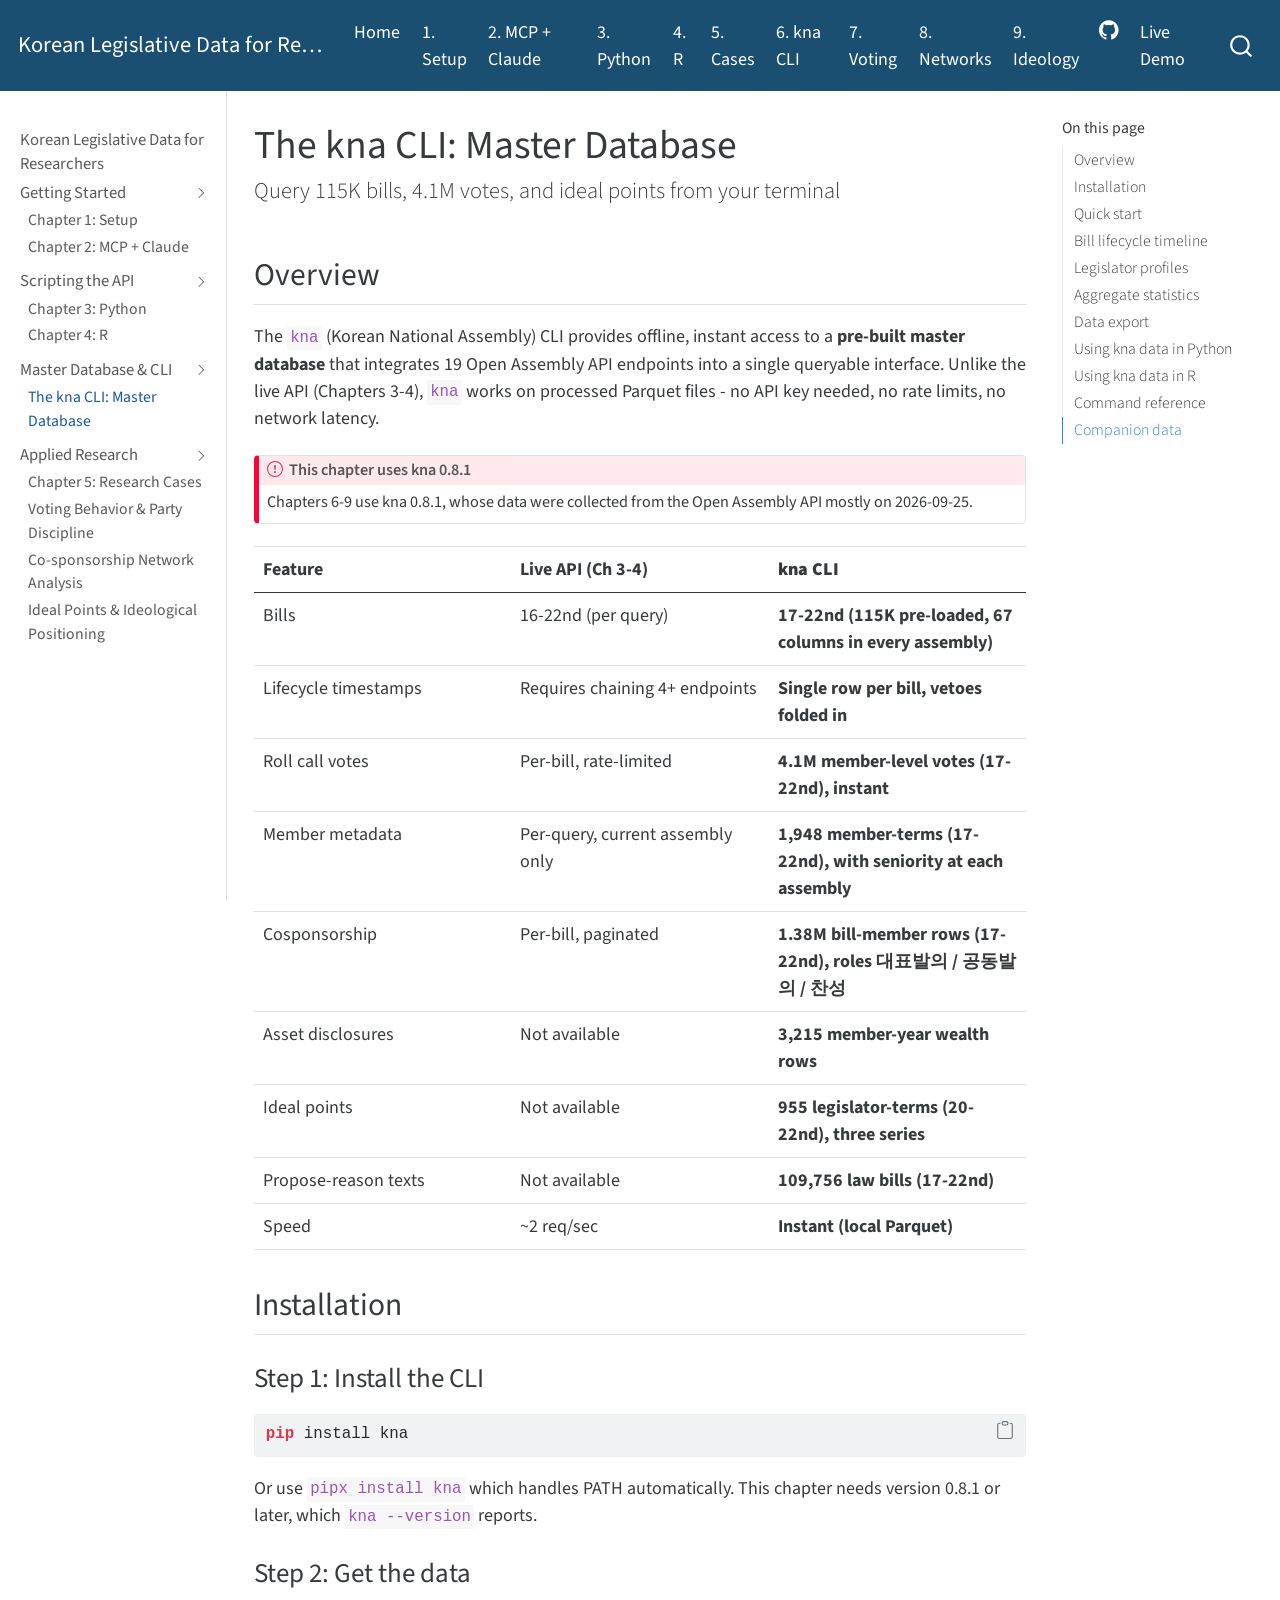
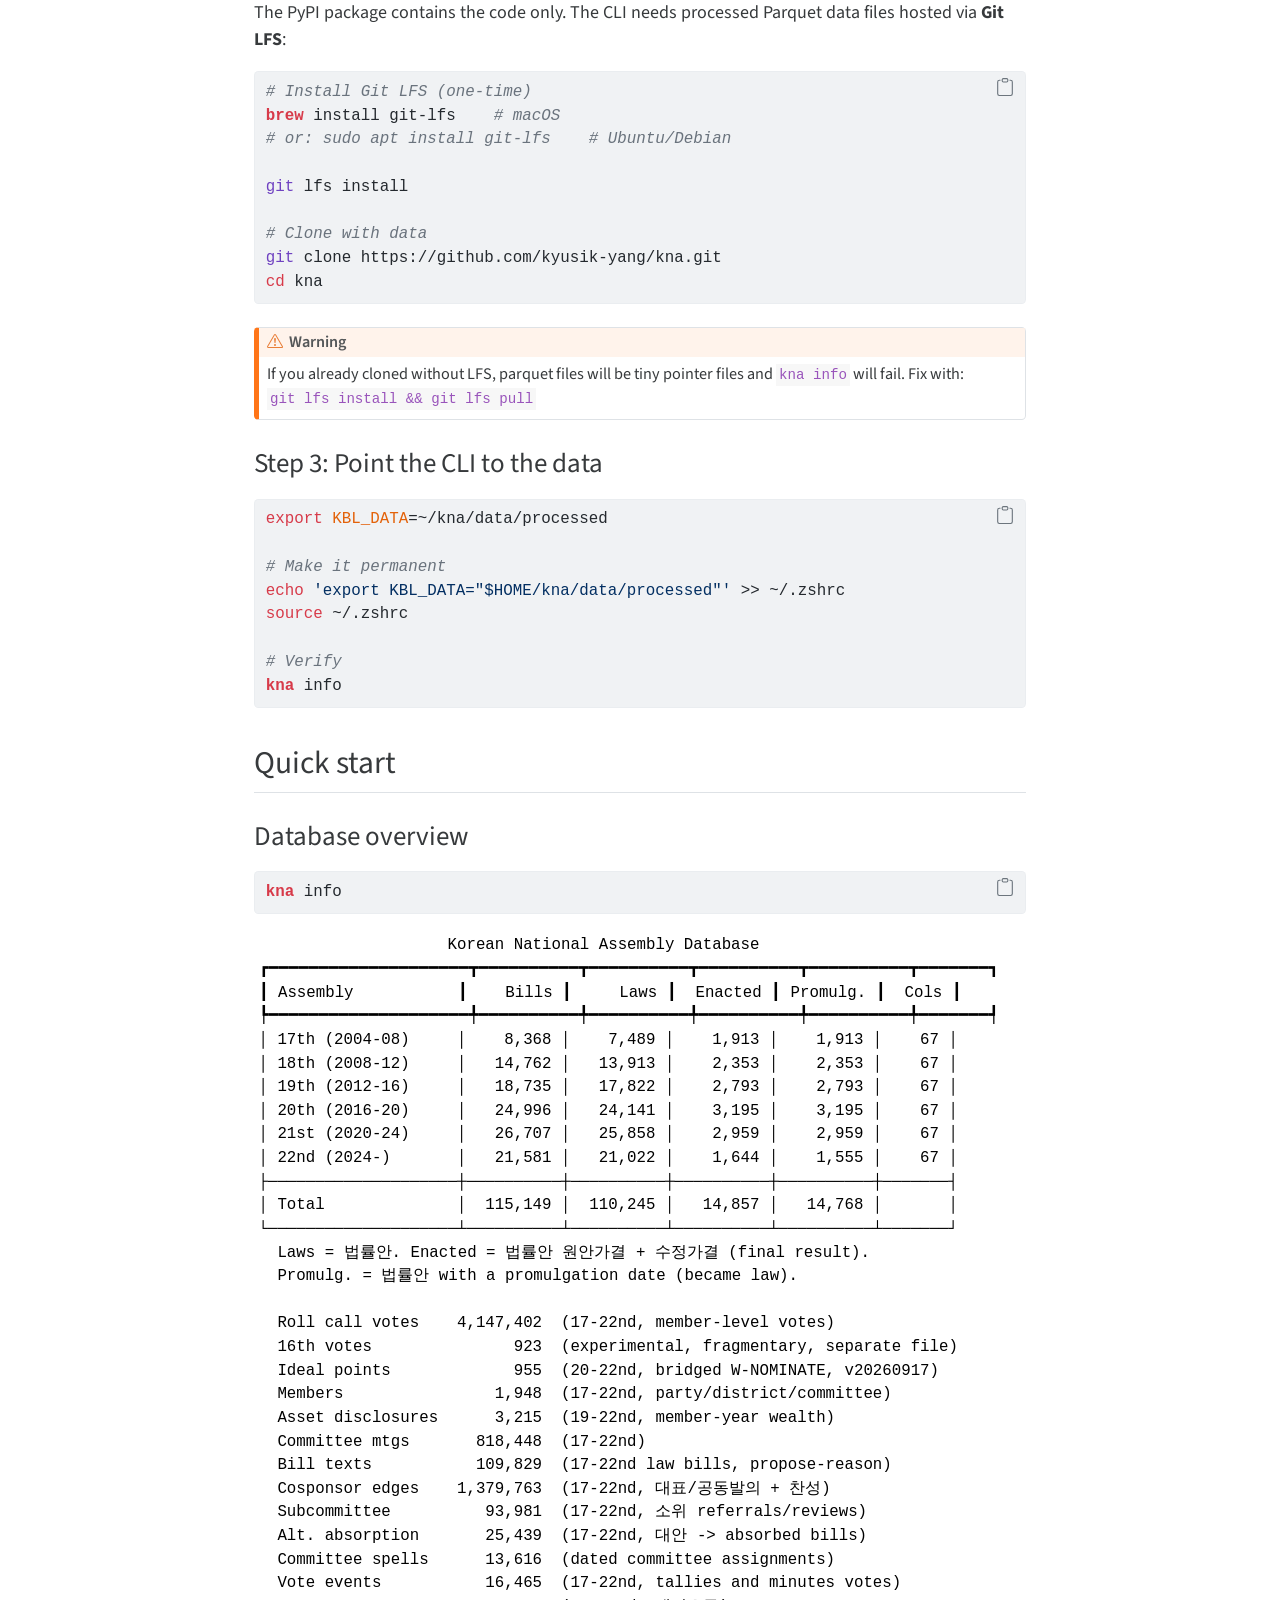
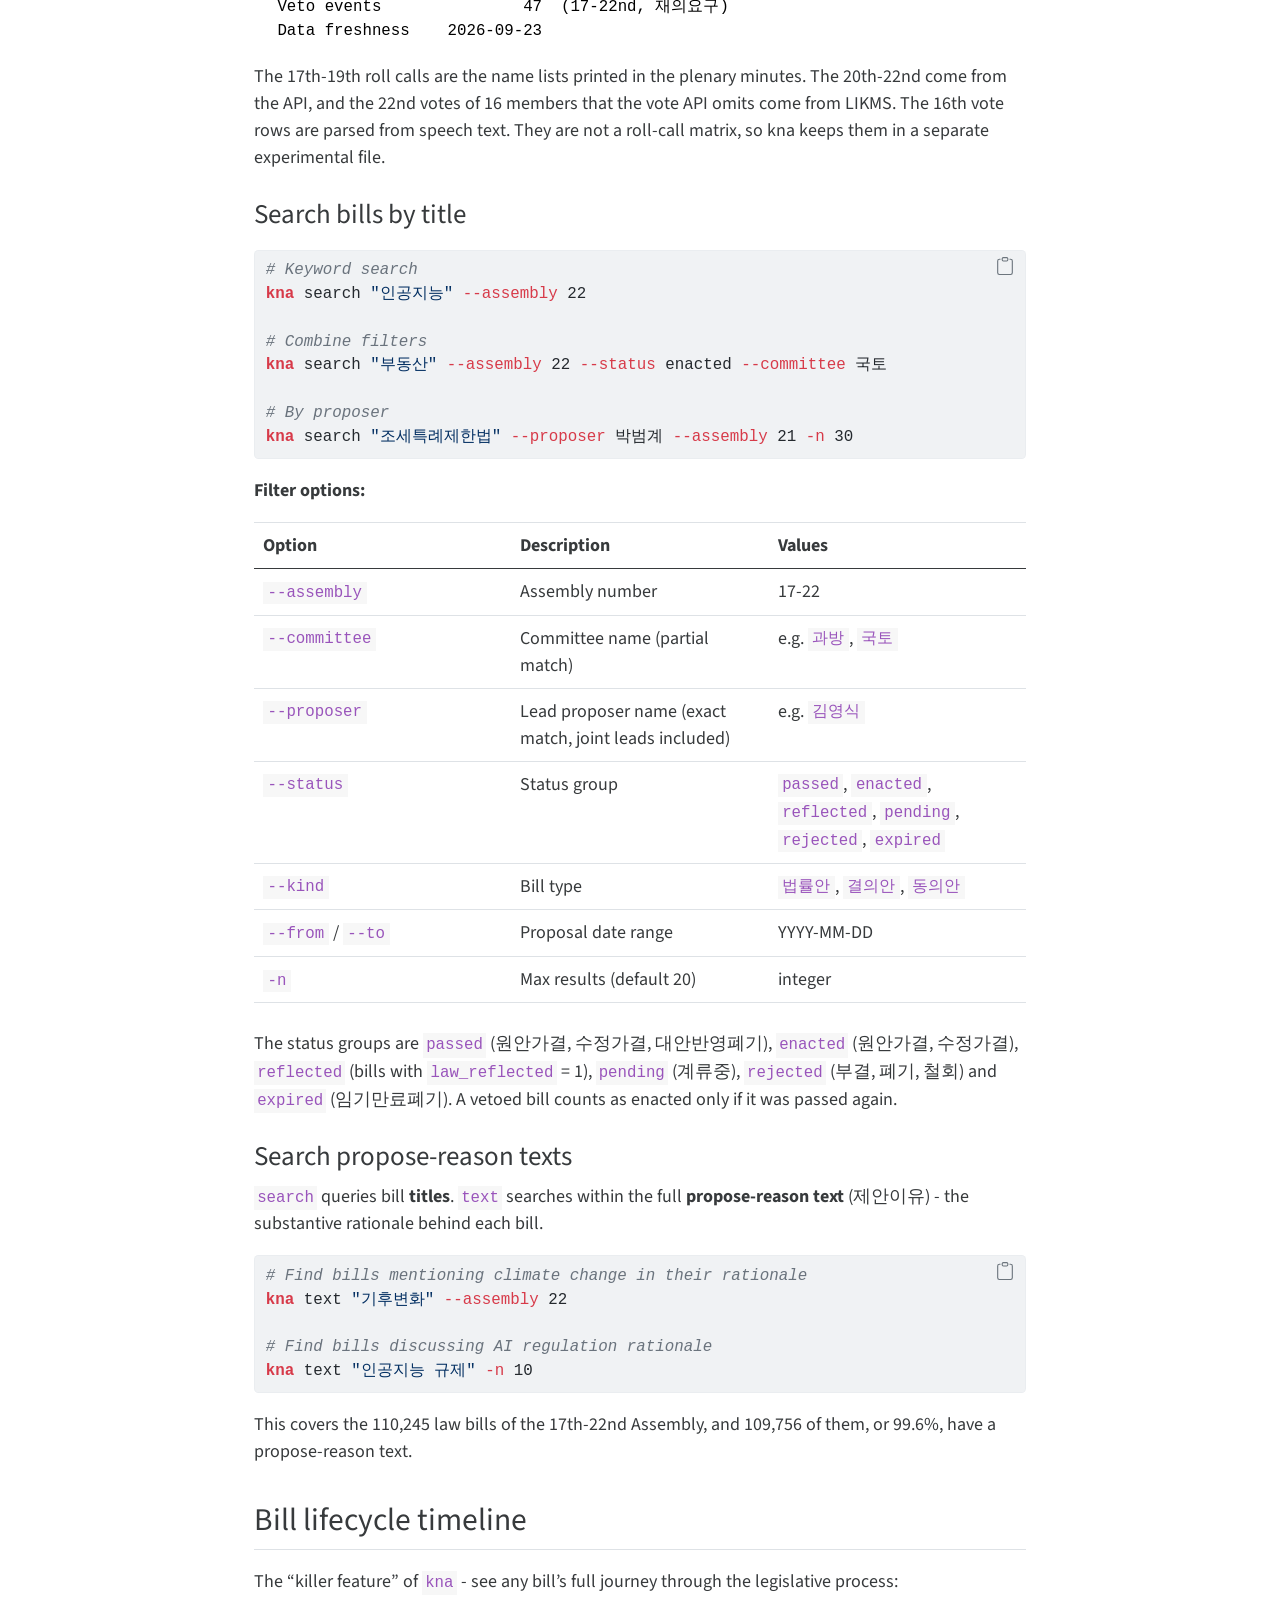
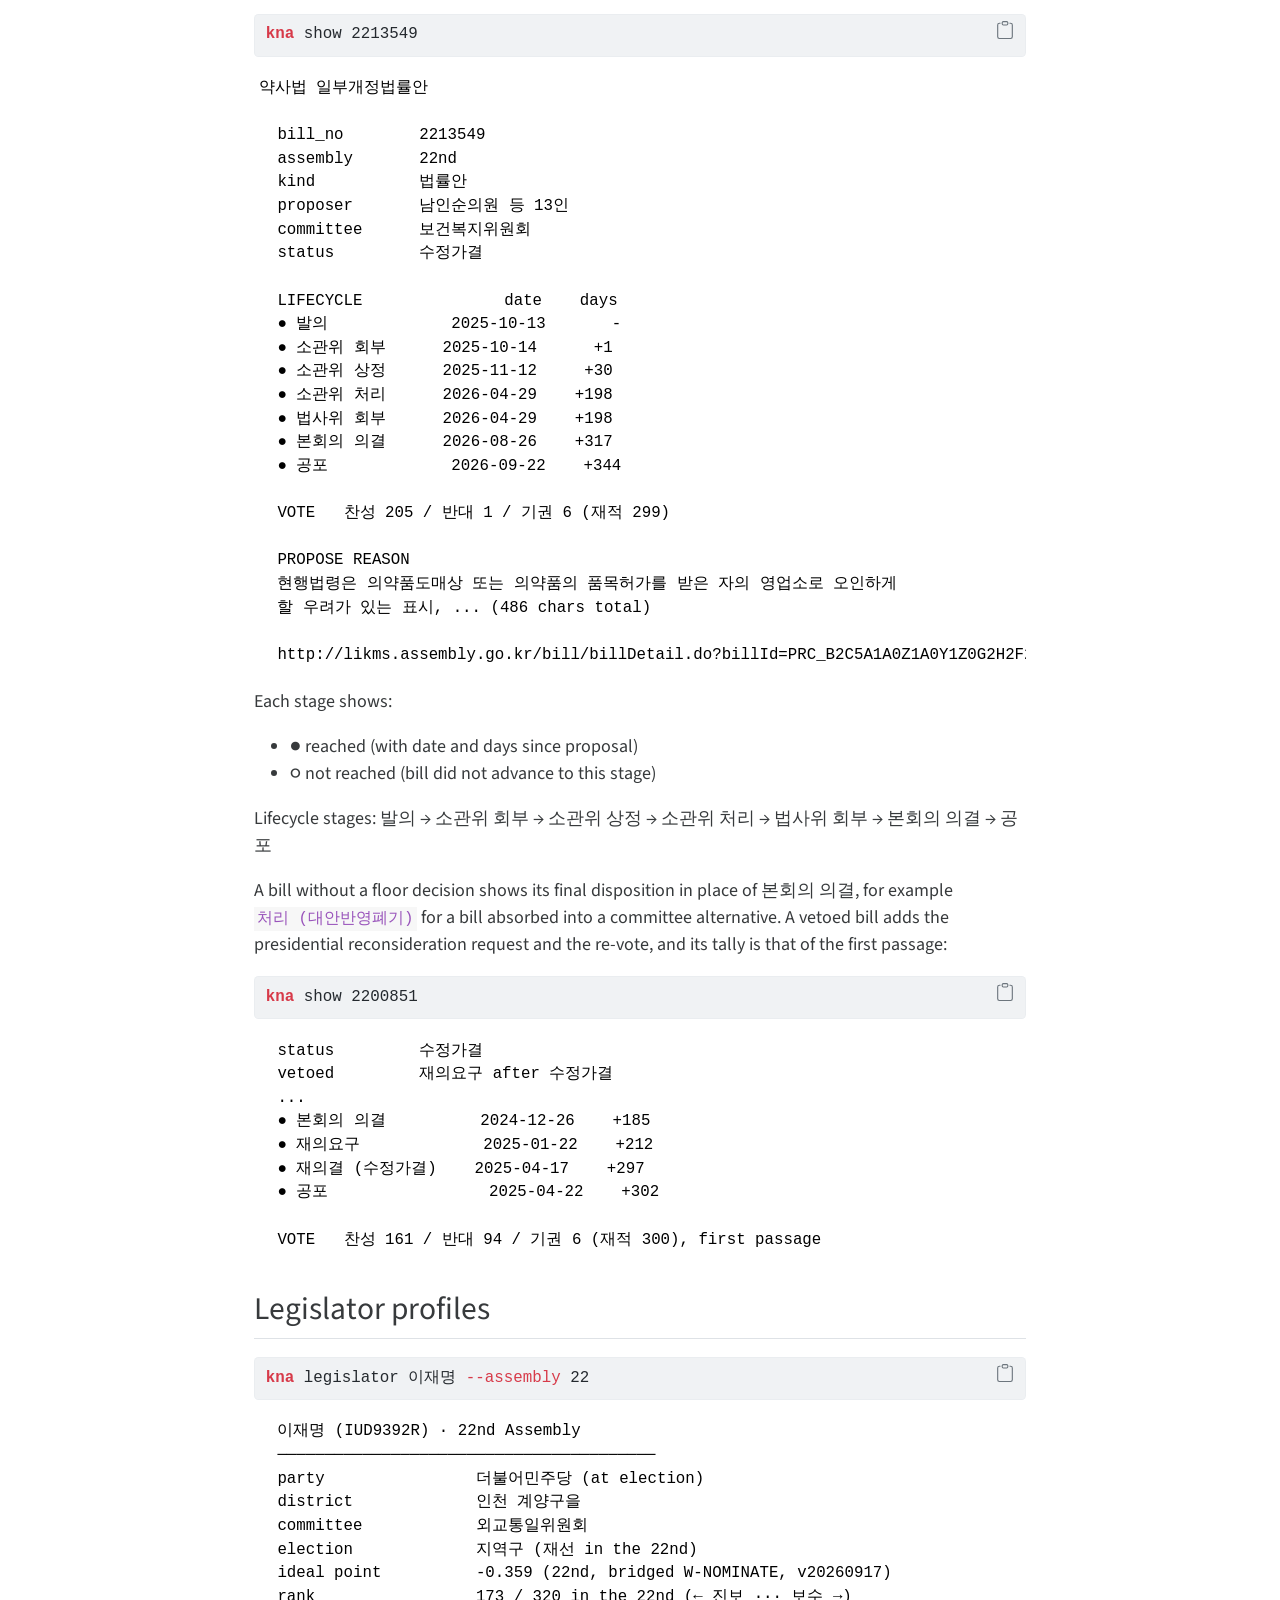
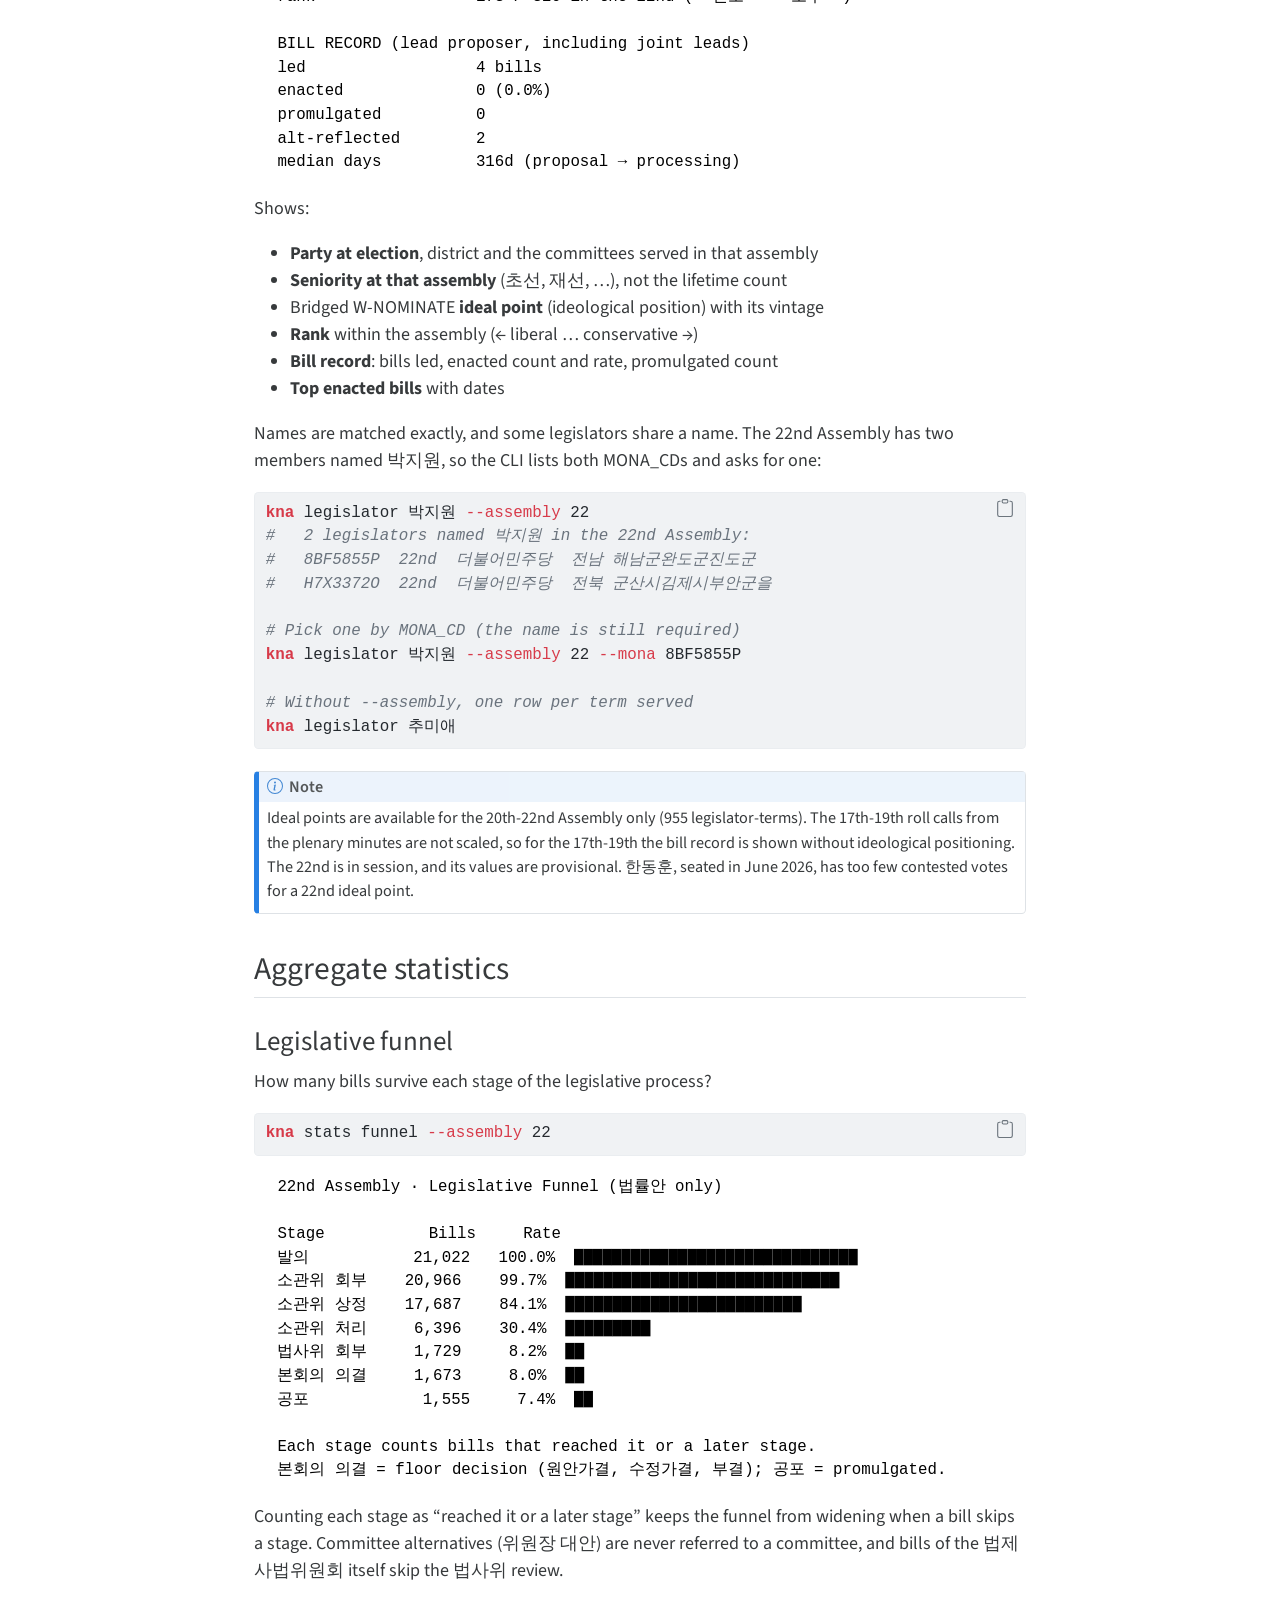
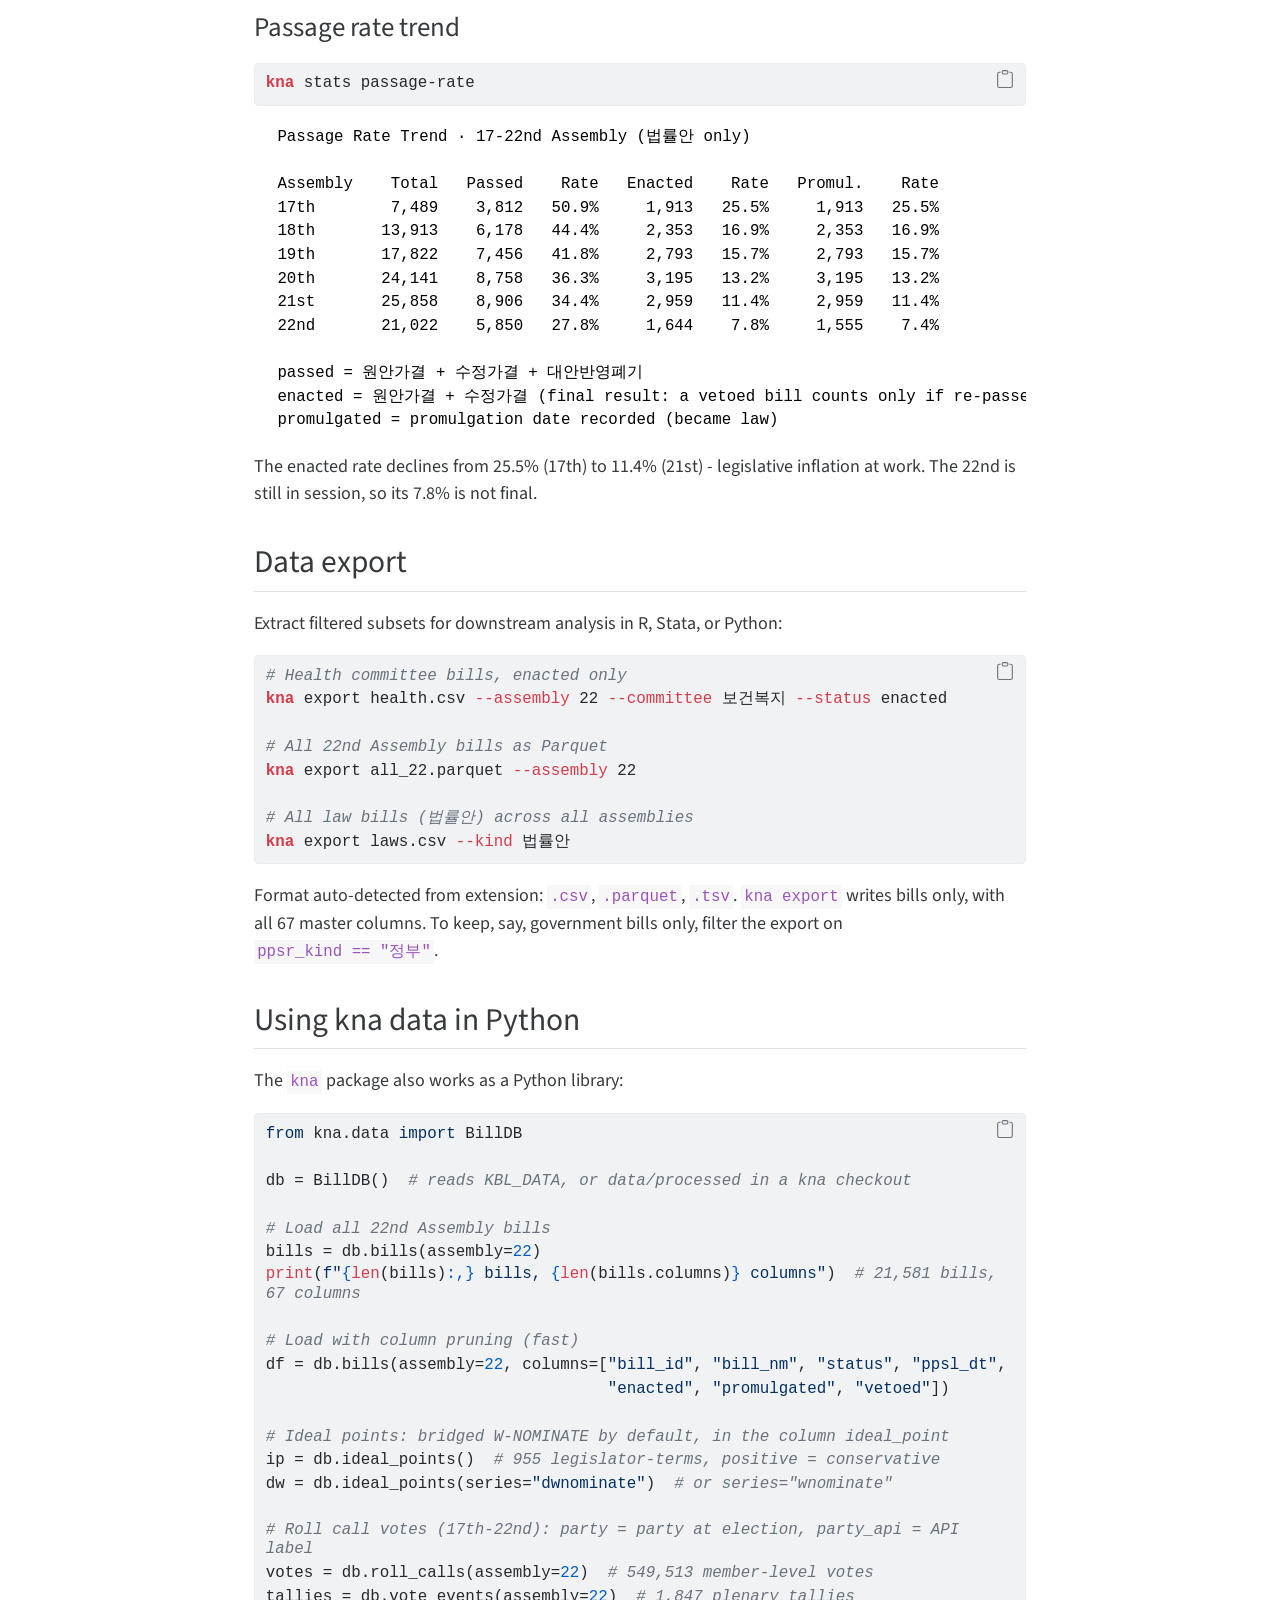
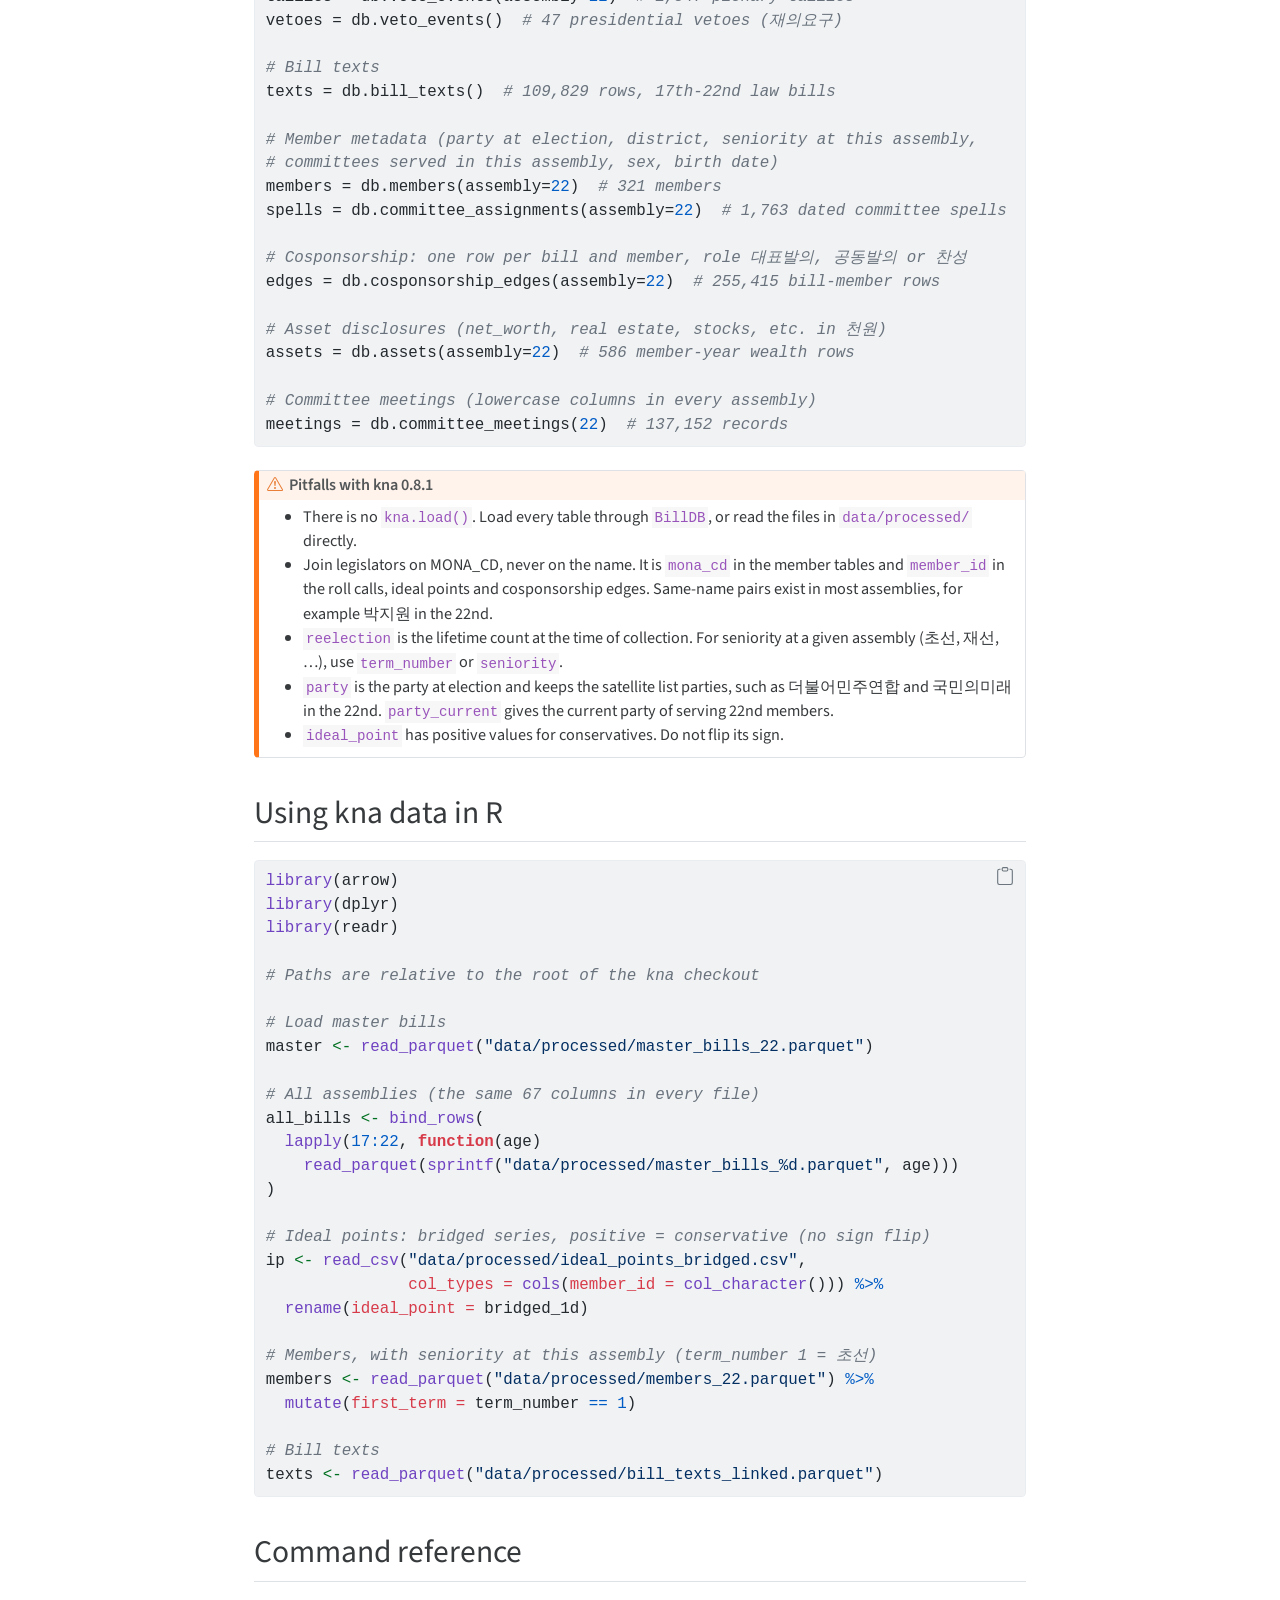
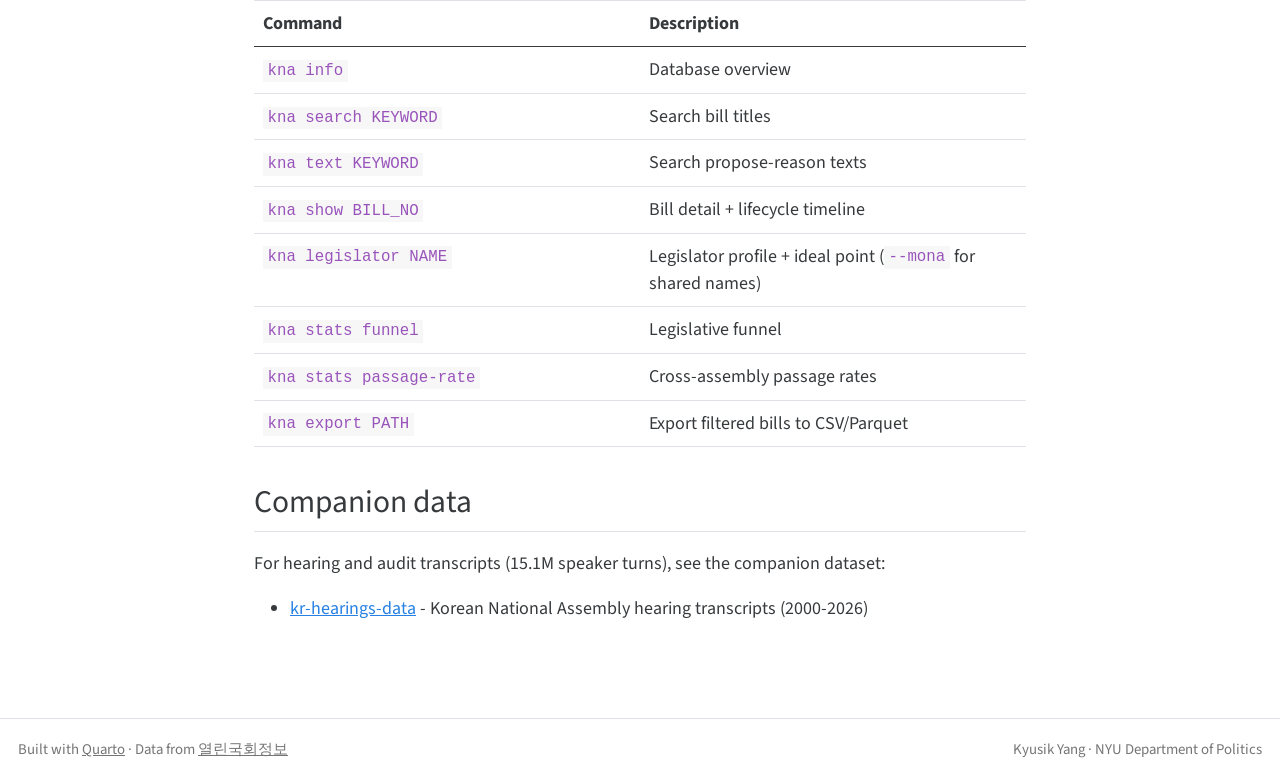
<file: docs/06-kna.html>
<!DOCTYPE html>
<html xmlns="http://www.w3.org/1999/xhtml" lang="en" xml:lang="en"><head>

<meta charset="utf-8">
<meta name="generator" content="quarto-1.0.38">

<meta name="viewport" content="width=device-width, initial-scale=1.0, user-scalable=yes">


<title>Korean Legislative Data for Researchers - The kna CLI: Master Database</title>
<style>
code{white-space: pre-wrap;}
span.smallcaps{font-variant: small-caps;}
span.underline{text-decoration: underline;}
div.column{display: inline-block; vertical-align: top; width: 50%;}
div.hanging-indent{margin-left: 1.5em; text-indent: -1.5em;}
ul.task-list{list-style: none;}
pre > code.sourceCode { white-space: pre; position: relative; }
pre > code.sourceCode > span { display: inline-block; line-height: 1.25; }
pre > code.sourceCode > span:empty { height: 1.2em; }
.sourceCode { overflow: visible; }
code.sourceCode > span { color: inherit; text-decoration: inherit; }
div.sourceCode { margin: 1em 0; }
pre.sourceCode { margin: 0; }
@media screen {
div.sourceCode { overflow: auto; }
}
@media print {
pre > code.sourceCode { white-space: pre-wrap; }
pre > code.sourceCode > span { text-indent: -5em; padding-left: 5em; }
}
pre.numberSource code
  { counter-reset: source-line 0; }
pre.numberSource code > span
  { position: relative; left: -4em; counter-increment: source-line; }
pre.numberSource code > span > a:first-child::before
  { content: counter(source-line);
    position: relative; left: -1em; text-align: right; vertical-align: baseline;
    border: none; display: inline-block;
    -webkit-touch-callout: none; -webkit-user-select: none;
    -khtml-user-select: none; -moz-user-select: none;
    -ms-user-select: none; user-select: none;
    padding: 0 4px; width: 4em;
    color: #aaaaaa;
  }
pre.numberSource { margin-left: 3em; border-left: 1px solid #aaaaaa;  padding-left: 4px; }
div.sourceCode
  {   }
@media screen {
pre > code.sourceCode > span > a:first-child::before { text-decoration: underline; }
}
code span.al { color: #ff0000; font-weight: bold; } /* Alert */
code span.an { color: #60a0b0; font-weight: bold; font-style: italic; } /* Annotation */
code span.at { color: #7d9029; } /* Attribute */
code span.bn { color: #40a070; } /* BaseN */
code span.bu { } /* BuiltIn */
code span.cf { color: #007020; font-weight: bold; } /* ControlFlow */
code span.ch { color: #4070a0; } /* Char */
code span.cn { color: #880000; } /* Constant */
code span.co { color: #60a0b0; font-style: italic; } /* Comment */
code span.cv { color: #60a0b0; font-weight: bold; font-style: italic; } /* CommentVar */
code span.do { color: #ba2121; font-style: italic; } /* Documentation */
code span.dt { color: #902000; } /* DataType */
code span.dv { color: #40a070; } /* DecVal */
code span.er { color: #ff0000; font-weight: bold; } /* Error */
code span.ex { } /* Extension */
code span.fl { color: #40a070; } /* Float */
code span.fu { color: #06287e; } /* Function */
code span.im { } /* Import */
code span.in { color: #60a0b0; font-weight: bold; font-style: italic; } /* Information */
code span.kw { color: #007020; font-weight: bold; } /* Keyword */
code span.op { color: #666666; } /* Operator */
code span.ot { color: #007020; } /* Other */
code span.pp { color: #bc7a00; } /* Preprocessor */
code span.sc { color: #4070a0; } /* SpecialChar */
code span.ss { color: #bb6688; } /* SpecialString */
code span.st { color: #4070a0; } /* String */
code span.va { color: #19177c; } /* Variable */
code span.vs { color: #4070a0; } /* VerbatimString */
code span.wa { color: #60a0b0; font-weight: bold; font-style: italic; } /* Warning */
</style>


<script src="site_libs/quarto-nav/quarto-nav.js"></script>
<script src="site_libs/quarto-nav/headroom.min.js"></script>
<script src="site_libs/clipboard/clipboard.min.js"></script>
<script src="site_libs/quarto-search/autocomplete.umd.js"></script>
<script src="site_libs/quarto-search/fuse.min.js"></script>
<script src="site_libs/quarto-search/quarto-search.js"></script>
<meta name="quarto:offset" content="./">
<link href="./images/favicon.ico" rel="icon">
<script src="site_libs/quarto-html/quarto.js"></script>
<script src="site_libs/quarto-html/popper.min.js"></script>
<script src="site_libs/quarto-html/tippy.umd.min.js"></script>
<script src="site_libs/quarto-html/anchor.min.js"></script>
<link href="site_libs/quarto-html/tippy.css" rel="stylesheet">
<link href="site_libs/quarto-html/quarto-syntax-highlighting.css" rel="stylesheet" id="quarto-text-highlighting-styles">
<script src="site_libs/bootstrap/bootstrap.min.js"></script>
<link href="site_libs/bootstrap/bootstrap-icons.css" rel="stylesheet">
<link href="site_libs/bootstrap/bootstrap.min.css" rel="stylesheet" id="quarto-bootstrap" data-mode="light">
<script id="quarto-search-options" type="application/json">{
  "location": "navbar",
  "copy-button": false,
  "collapse-after": 3,
  "panel-placement": "end",
  "type": "overlay",
  "limit": 20,
  "language": {
    "search-no-results-text": "No results",
    "search-matching-documents-text": "matching documents",
    "search-copy-link-title": "Copy link to search",
    "search-hide-matches-text": "Hide additional matches",
    "search-more-match-text": "more match in this document",
    "search-more-matches-text": "more matches in this document",
    "search-clear-button-title": "Clear",
    "search-detached-cancel-button-title": "Cancel",
    "search-submit-button-title": "Submit"
  }
}</script>


<link rel="stylesheet" href="styles.css">
</head>

<body class="nav-sidebar docked nav-fixed">

<div id="quarto-search-results"></div>
  <header id="quarto-header" class="headroom fixed-top">
    <nav class="navbar navbar-expand-lg navbar-dark ">
      <div class="navbar-container container-fluid">
      <a class="navbar-brand" href="./index.html">
    <span class="navbar-title">Korean Legislative Data for Researchers</span>
  </a>
          <button class="navbar-toggler" type="button" data-bs-toggle="collapse" data-bs-target="#navbarCollapse" aria-controls="navbarCollapse" aria-expanded="false" aria-label="Toggle navigation" onclick="if (window.quartoToggleHeadroom) { window.quartoToggleHeadroom(); }">
  <span class="navbar-toggler-icon"></span>
</button>
          <div class="collapse navbar-collapse" id="navbarCollapse">
            <ul class="navbar-nav navbar-nav-scroll me-auto">
  <li class="nav-item">
    <a class="nav-link active" href="./index.html" aria-current="page">Home</a>
  </li>  
  <li class="nav-item">
    <a class="nav-link" href="./01-setup.html">1. Setup</a>
  </li>  
  <li class="nav-item">
    <a class="nav-link" href="./02-mcp.html">2. MCP + Claude</a>
  </li>  
  <li class="nav-item">
    <a class="nav-link" href="./03-python.html">3. Python</a>
  </li>  
  <li class="nav-item">
    <a class="nav-link" href="./04-r.html">4. R</a>
  </li>  
  <li class="nav-item">
    <a class="nav-link" href="./05-cases.html">5. Cases</a>
  </li>  
  <li class="nav-item">
    <a class="nav-link" href="./06-kna.html">6. kna CLI</a>
  </li>  
  <li class="nav-item">
    <a class="nav-link" href="./07-voting.html">7. Voting</a>
  </li>  
  <li class="nav-item">
    <a class="nav-link" href="./08-network.html">8. Networks</a>
  </li>  
  <li class="nav-item">
    <a class="nav-link" href="./09-ideology.html">9. Ideology</a>
  </li>  
</ul>
            <ul class="navbar-nav navbar-nav-scroll ms-auto">
  <li class="nav-item compact">
    <a class="nav-link" href="https://github.com/kyusik-yang/kna"><i class="bi bi-github" role="img">
</i> 
 </a>
  </li>  
  <li class="nav-item">
    <a class="nav-link" href="https://national-assembly-kr.streamlit.app">Live Demo</a>
  </li>  
</ul>
              <div id="quarto-search" class="" title="Search"></div>
          </div> <!-- /navcollapse -->
      </div> <!-- /container-fluid -->
    </nav>
  <nav class="quarto-secondary-nav" data-bs-toggle="collapse" data-bs-target="#quarto-sidebar" aria-controls="quarto-sidebar" aria-expanded="false" aria-label="Toggle sidebar navigation" onclick="if (window.quartoToggleHeadroom) { window.quartoToggleHeadroom(); }">
    <div class="container-fluid d-flex justify-content-between">
      <h1 class="quarto-secondary-nav-title">The kna CLI: Master Database</h1>
      <button type="button" class="quarto-btn-toggle btn" aria-label="Show secondary navigation">
        <i class="bi bi-chevron-right"></i>
      </button>
    </div>
  </nav>
</header>
<!-- content -->
<div id="quarto-content" class="quarto-container page-columns page-rows-contents page-layout-article page-navbar">
<!-- sidebar -->
  <nav id="quarto-sidebar" class="sidebar collapse sidebar-navigation docked overflow-auto">
    <div class="sidebar-menu-container"> 
    <ul class="list-unstyled mt-1">
        <li class="sidebar-item">
  <div class="sidebar-item-container"> 
  <a href="./index.html" class="sidebar-item-text sidebar-link">Korean Legislative Data for Researchers</a>
  </div>
</li>
        <li class="sidebar-item sidebar-item-section">
      <div class="sidebar-item-container"> 
            <a class="sidebar-item-text sidebar-link text-start" data-bs-toggle="collapse" data-bs-target="#quarto-sidebar-section-1" aria-expanded="true">Getting Started</a>
          <a class="sidebar-item-toggle text-start" data-bs-toggle="collapse" data-bs-target="#quarto-sidebar-section-1" aria-expanded="true">
            <i class="bi bi-chevron-right ms-2"></i>
          </a> 
      </div>
      <ul id="quarto-sidebar-section-1" class="collapse list-unstyled sidebar-section depth1 show">  
          <li class="sidebar-item">
  <div class="sidebar-item-container"> 
  <a href="./01-setup.html" class="sidebar-item-text sidebar-link">Chapter 1: Setup</a>
  </div>
</li>
          <li class="sidebar-item">
  <div class="sidebar-item-container"> 
  <a href="./02-mcp.html" class="sidebar-item-text sidebar-link">Chapter 2: MCP + Claude</a>
  </div>
</li>
      </ul>
  </li>
        <li class="sidebar-item sidebar-item-section">
      <div class="sidebar-item-container"> 
            <a class="sidebar-item-text sidebar-link text-start" data-bs-toggle="collapse" data-bs-target="#quarto-sidebar-section-2" aria-expanded="true">Scripting the API</a>
          <a class="sidebar-item-toggle text-start" data-bs-toggle="collapse" data-bs-target="#quarto-sidebar-section-2" aria-expanded="true">
            <i class="bi bi-chevron-right ms-2"></i>
          </a> 
      </div>
      <ul id="quarto-sidebar-section-2" class="collapse list-unstyled sidebar-section depth1 show">  
          <li class="sidebar-item">
  <div class="sidebar-item-container"> 
  <a href="./03-python.html" class="sidebar-item-text sidebar-link">Chapter 3: Python</a>
  </div>
</li>
          <li class="sidebar-item">
  <div class="sidebar-item-container"> 
  <a href="./04-r.html" class="sidebar-item-text sidebar-link">Chapter 4: R</a>
  </div>
</li>
      </ul>
  </li>
        <li class="sidebar-item sidebar-item-section">
      <div class="sidebar-item-container"> 
            <a class="sidebar-item-text sidebar-link text-start" data-bs-toggle="collapse" data-bs-target="#quarto-sidebar-section-3" aria-expanded="true">Master Database &amp; CLI</a>
          <a class="sidebar-item-toggle text-start" data-bs-toggle="collapse" data-bs-target="#quarto-sidebar-section-3" aria-expanded="true">
            <i class="bi bi-chevron-right ms-2"></i>
          </a> 
      </div>
      <ul id="quarto-sidebar-section-3" class="collapse list-unstyled sidebar-section depth1 show">  
          <li class="sidebar-item">
  <div class="sidebar-item-container"> 
  <a href="./06-kna.html" class="sidebar-item-text sidebar-link active">The kna CLI: Master Database</a>
  </div>
</li>
      </ul>
  </li>
        <li class="sidebar-item sidebar-item-section">
      <div class="sidebar-item-container"> 
            <a class="sidebar-item-text sidebar-link text-start" data-bs-toggle="collapse" data-bs-target="#quarto-sidebar-section-4" aria-expanded="true">Applied Research</a>
          <a class="sidebar-item-toggle text-start" data-bs-toggle="collapse" data-bs-target="#quarto-sidebar-section-4" aria-expanded="true">
            <i class="bi bi-chevron-right ms-2"></i>
          </a> 
      </div>
      <ul id="quarto-sidebar-section-4" class="collapse list-unstyled sidebar-section depth1 show">  
          <li class="sidebar-item">
  <div class="sidebar-item-container"> 
  <a href="./05-cases.html" class="sidebar-item-text sidebar-link">Chapter 5: Research Cases</a>
  </div>
</li>
          <li class="sidebar-item">
  <div class="sidebar-item-container"> 
  <a href="./07-voting.html" class="sidebar-item-text sidebar-link">Voting Behavior &amp; Party Discipline</a>
  </div>
</li>
          <li class="sidebar-item">
  <div class="sidebar-item-container"> 
  <a href="./08-network.html" class="sidebar-item-text sidebar-link">Co-sponsorship Network Analysis</a>
  </div>
</li>
          <li class="sidebar-item">
  <div class="sidebar-item-container"> 
  <a href="./09-ideology.html" class="sidebar-item-text sidebar-link">Ideal Points &amp; Ideological Positioning</a>
  </div>
</li>
      </ul>
  </li>
    </ul>
    </div>
</nav>
<!-- margin-sidebar -->
    <div id="quarto-margin-sidebar" class="sidebar margin-sidebar">
        <nav id="TOC" role="doc-toc">
    <h2 id="toc-title">On this page</h2>
   
  <ul>
  <li><a href="#overview" id="toc-overview" class="nav-link active" data-scroll-target="#overview">Overview</a></li>
  <li><a href="#installation" id="toc-installation" class="nav-link" data-scroll-target="#installation">Installation</a>
  <ul class="collapse">
  <li><a href="#step-1-install-the-cli" id="toc-step-1-install-the-cli" class="nav-link" data-scroll-target="#step-1-install-the-cli">Step 1: Install the CLI</a></li>
  <li><a href="#step-2-get-the-data" id="toc-step-2-get-the-data" class="nav-link" data-scroll-target="#step-2-get-the-data">Step 2: Get the data</a></li>
  <li><a href="#step-3-point-the-cli-to-the-data" id="toc-step-3-point-the-cli-to-the-data" class="nav-link" data-scroll-target="#step-3-point-the-cli-to-the-data">Step 3: Point the CLI to the data</a></li>
  </ul></li>
  <li><a href="#quick-start" id="toc-quick-start" class="nav-link" data-scroll-target="#quick-start">Quick start</a>
  <ul class="collapse">
  <li><a href="#database-overview" id="toc-database-overview" class="nav-link" data-scroll-target="#database-overview">Database overview</a></li>
  <li><a href="#search-bills-by-title" id="toc-search-bills-by-title" class="nav-link" data-scroll-target="#search-bills-by-title">Search bills by title</a></li>
  <li><a href="#search-propose-reason-texts" id="toc-search-propose-reason-texts" class="nav-link" data-scroll-target="#search-propose-reason-texts">Search propose-reason texts</a></li>
  </ul></li>
  <li><a href="#bill-lifecycle-timeline" id="toc-bill-lifecycle-timeline" class="nav-link" data-scroll-target="#bill-lifecycle-timeline">Bill lifecycle timeline</a></li>
  <li><a href="#legislator-profiles" id="toc-legislator-profiles" class="nav-link" data-scroll-target="#legislator-profiles">Legislator profiles</a></li>
  <li><a href="#aggregate-statistics" id="toc-aggregate-statistics" class="nav-link" data-scroll-target="#aggregate-statistics">Aggregate statistics</a>
  <ul class="collapse">
  <li><a href="#legislative-funnel" id="toc-legislative-funnel" class="nav-link" data-scroll-target="#legislative-funnel">Legislative funnel</a></li>
  <li><a href="#passage-rate-trend" id="toc-passage-rate-trend" class="nav-link" data-scroll-target="#passage-rate-trend">Passage rate trend</a></li>
  </ul></li>
  <li><a href="#data-export" id="toc-data-export" class="nav-link" data-scroll-target="#data-export">Data export</a></li>
  <li><a href="#using-kna-data-in-python" id="toc-using-kna-data-in-python" class="nav-link" data-scroll-target="#using-kna-data-in-python">Using kna data in Python</a></li>
  <li><a href="#using-kna-data-in-r" id="toc-using-kna-data-in-r" class="nav-link" data-scroll-target="#using-kna-data-in-r">Using kna data in R</a></li>
  <li><a href="#command-reference" id="toc-command-reference" class="nav-link" data-scroll-target="#command-reference">Command reference</a></li>
  <li><a href="#companion-data" id="toc-companion-data" class="nav-link" data-scroll-target="#companion-data">Companion data</a></li>
  </ul>
</nav>
    </div>
<!-- main -->
<main class="content" id="quarto-document-content">

<header id="title-block-header" class="quarto-title-block default">
<div class="quarto-title">
<h1 class="title d-none d-lg-block">The kna CLI: Master Database</h1>
<p class="subtitle lead">Query 115K bills, 4.1M votes, and ideal points from your terminal</p>
</div>



<div class="quarto-title-meta">

    
    
  </div>
  

</header>

<section id="overview" class="level2">
<h2 class="anchored" data-anchor-id="overview">Overview</h2>
<p>The <code>kna</code> (Korean National Assembly) CLI provides offline, instant access to a <strong>pre-built master database</strong> that integrates 19 Open Assembly API endpoints into a single queryable interface. Unlike the live API (Chapters 3-4), <code>kna</code> works on processed Parquet files - no API key needed, no rate limits, no network latency.</p>
<div class="callout-important callout callout-style-default callout-captioned">
<div class="callout-header d-flex align-content-center">
<div class="callout-icon-container">
<i class="callout-icon"></i>
</div>
<div class="callout-caption-container flex-fill">
This chapter uses kna 0.8.1
</div>
</div>
<div class="callout-body-container callout-body">
<p>Chapters 6-9 use kna 0.8.1, whose data were collected from the Open Assembly API mostly on 2026-09-25.</p>
</div>
</div>
<table class="table">
<colgroup>
<col style="width: 33%">
<col style="width: 33%">
<col style="width: 33%">
</colgroup>
<thead>
<tr class="header">
<th>Feature</th>
<th>Live API (Ch 3-4)</th>
<th><strong>kna CLI</strong></th>
</tr>
</thead>
<tbody>
<tr class="odd">
<td>Bills</td>
<td>16-22nd (per query)</td>
<td><strong>17-22nd (115K pre-loaded, 67 columns in every assembly)</strong></td>
</tr>
<tr class="even">
<td>Lifecycle timestamps</td>
<td>Requires chaining 4+ endpoints</td>
<td><strong>Single row per bill, vetoes folded in</strong></td>
</tr>
<tr class="odd">
<td>Roll call votes</td>
<td>Per-bill, rate-limited</td>
<td><strong>4.1M member-level votes (17-22nd), instant</strong></td>
</tr>
<tr class="even">
<td>Member metadata</td>
<td>Per-query, current assembly only</td>
<td><strong>1,948 member-terms (17-22nd), with seniority at each assembly</strong></td>
</tr>
<tr class="odd">
<td>Cosponsorship</td>
<td>Per-bill, paginated</td>
<td><strong>1.38M bill-member rows (17-22nd), roles 대표발의 / 공동발의 / 찬성</strong></td>
</tr>
<tr class="even">
<td>Asset disclosures</td>
<td>Not available</td>
<td><strong>3,215 member-year wealth rows</strong></td>
</tr>
<tr class="odd">
<td>Ideal points</td>
<td>Not available</td>
<td><strong>955 legislator-terms (20-22nd), three series</strong></td>
</tr>
<tr class="even">
<td>Propose-reason texts</td>
<td>Not available</td>
<td><strong>109,756 law bills (17-22nd)</strong></td>
</tr>
<tr class="odd">
<td>Speed</td>
<td>~2 req/sec</td>
<td><strong>Instant (local Parquet)</strong></td>
</tr>
</tbody>
</table>
</section>
<section id="installation" class="level2">
<h2 class="anchored" data-anchor-id="installation">Installation</h2>
<section id="step-1-install-the-cli" class="level3">
<h3 class="anchored" data-anchor-id="step-1-install-the-cli">Step 1: Install the CLI</h3>
<div class="sourceCode" id="cb1"><pre class="sourceCode bash code-with-copy"><code class="sourceCode bash"><span id="cb1-1"><a href="#cb1-1" aria-hidden="true" tabindex="-1"></a><span class="ex">pip</span> install kna</span></code><button title="Copy to Clipboard" class="code-copy-button"><i class="bi"></i></button></pre></div>
<p>Or use <code>pipx install kna</code> which handles PATH automatically. This chapter needs version 0.8.1 or later, which <code>kna --version</code> reports.</p>
</section>
<section id="step-2-get-the-data" class="level3">
<h3 class="anchored" data-anchor-id="step-2-get-the-data">Step 2: Get the data</h3>
<p>The PyPI package contains the code only. The CLI needs processed Parquet data files hosted via <strong>Git LFS</strong>:</p>
<div class="sourceCode" id="cb2"><pre class="sourceCode bash code-with-copy"><code class="sourceCode bash"><span id="cb2-1"><a href="#cb2-1" aria-hidden="true" tabindex="-1"></a><span class="co"># Install Git LFS (one-time)</span></span>
<span id="cb2-2"><a href="#cb2-2" aria-hidden="true" tabindex="-1"></a><span class="ex">brew</span> install git-lfs    <span class="co"># macOS</span></span>
<span id="cb2-3"><a href="#cb2-3" aria-hidden="true" tabindex="-1"></a><span class="co"># or: sudo apt install git-lfs    # Ubuntu/Debian</span></span>
<span id="cb2-4"><a href="#cb2-4" aria-hidden="true" tabindex="-1"></a></span>
<span id="cb2-5"><a href="#cb2-5" aria-hidden="true" tabindex="-1"></a><span class="fu">git</span> lfs install</span>
<span id="cb2-6"><a href="#cb2-6" aria-hidden="true" tabindex="-1"></a></span>
<span id="cb2-7"><a href="#cb2-7" aria-hidden="true" tabindex="-1"></a><span class="co"># Clone with data</span></span>
<span id="cb2-8"><a href="#cb2-8" aria-hidden="true" tabindex="-1"></a><span class="fu">git</span> clone https://github.com/kyusik-yang/kna.git</span>
<span id="cb2-9"><a href="#cb2-9" aria-hidden="true" tabindex="-1"></a><span class="bu">cd</span> kna</span></code><button title="Copy to Clipboard" class="code-copy-button"><i class="bi"></i></button></pre></div>
<div class="callout-warning callout callout-style-default callout-captioned">
<div class="callout-header d-flex align-content-center">
<div class="callout-icon-container">
<i class="callout-icon"></i>
</div>
<div class="callout-caption-container flex-fill">
Warning
</div>
</div>
<div class="callout-body-container callout-body">
<p>If you already cloned without LFS, parquet files will be tiny pointer files and <code>kna info</code> will fail. Fix with: <code>git lfs install &amp;&amp; git lfs pull</code></p>
</div>
</div>
</section>
<section id="step-3-point-the-cli-to-the-data" class="level3">
<h3 class="anchored" data-anchor-id="step-3-point-the-cli-to-the-data">Step 3: Point the CLI to the data</h3>
<div class="sourceCode" id="cb3"><pre class="sourceCode bash code-with-copy"><code class="sourceCode bash"><span id="cb3-1"><a href="#cb3-1" aria-hidden="true" tabindex="-1"></a><span class="bu">export</span> <span class="va">KBL_DATA</span><span class="op">=</span>~/kna/data/processed</span>
<span id="cb3-2"><a href="#cb3-2" aria-hidden="true" tabindex="-1"></a></span>
<span id="cb3-3"><a href="#cb3-3" aria-hidden="true" tabindex="-1"></a><span class="co"># Make it permanent</span></span>
<span id="cb3-4"><a href="#cb3-4" aria-hidden="true" tabindex="-1"></a><span class="bu">echo</span> <span class="st">'export KBL_DATA="$HOME/kna/data/processed"'</span> <span class="op">&gt;&gt;</span> ~/.zshrc</span>
<span id="cb3-5"><a href="#cb3-5" aria-hidden="true" tabindex="-1"></a><span class="bu">source</span> ~/.zshrc</span>
<span id="cb3-6"><a href="#cb3-6" aria-hidden="true" tabindex="-1"></a></span>
<span id="cb3-7"><a href="#cb3-7" aria-hidden="true" tabindex="-1"></a><span class="co"># Verify</span></span>
<span id="cb3-8"><a href="#cb3-8" aria-hidden="true" tabindex="-1"></a><span class="ex">kna</span> info</span></code><button title="Copy to Clipboard" class="code-copy-button"><i class="bi"></i></button></pre></div>
</section>
</section>
<section id="quick-start" class="level2">
<h2 class="anchored" data-anchor-id="quick-start">Quick start</h2>
<section id="database-overview" class="level3">
<h3 class="anchored" data-anchor-id="database-overview">Database overview</h3>
<div class="sourceCode" id="cb4"><pre class="sourceCode bash code-with-copy"><code class="sourceCode bash"><span id="cb4-1"><a href="#cb4-1" aria-hidden="true" tabindex="-1"></a><span class="ex">kna</span> info</span></code><button title="Copy to Clipboard" class="code-copy-button"><i class="bi"></i></button></pre></div>
<pre><code>                    Korean National Assembly Database
┏━━━━━━━━━━━━━━━━━━━━┳━━━━━━━━━━┳━━━━━━━━━━┳━━━━━━━━━━┳━━━━━━━━━━┳━━━━━━━┓
┃ Assembly           ┃    Bills ┃     Laws ┃  Enacted ┃ Promulg. ┃  Cols ┃
┡━━━━━━━━━━━━━━━━━━━━╇━━━━━━━━━━╇━━━━━━━━━━╇━━━━━━━━━━╇━━━━━━━━━━╇━━━━━━━┩
│ 17th (2004-08)     │    8,368 │    7,489 │    1,913 │    1,913 │    67 │
│ 18th (2008-12)     │   14,762 │   13,913 │    2,353 │    2,353 │    67 │
│ 19th (2012-16)     │   18,735 │   17,822 │    2,793 │    2,793 │    67 │
│ 20th (2016-20)     │   24,996 │   24,141 │    3,195 │    3,195 │    67 │
│ 21st (2020-24)     │   26,707 │   25,858 │    2,959 │    2,959 │    67 │
│ 22nd (2024-)       │   21,581 │   21,022 │    1,644 │    1,555 │    67 │
├────────────────────┼──────────┼──────────┼──────────┼──────────┼───────┤
│ Total              │  115,149 │  110,245 │   14,857 │   14,768 │       │
└────────────────────┴──────────┴──────────┴──────────┴──────────┴───────┘
  Laws = 법률안. Enacted = 법률안 원안가결 + 수정가결 (final result).
  Promulg. = 법률안 with a promulgation date (became law).

  Roll call votes    4,147,402  (17-22nd, member-level votes)
  16th votes               923  (experimental, fragmentary, separate file)
  Ideal points             955  (20-22nd, bridged W-NOMINATE, v20260917)
  Members                1,948  (17-22nd, party/district/committee)
  Asset disclosures      3,215  (19-22nd, member-year wealth)
  Committee mtgs       818,448  (17-22nd)
  Bill texts           109,829  (17-22nd law bills, propose-reason)
  Cosponsor edges    1,379,763  (17-22nd, 대표/공동발의 + 찬성)
  Subcommittee          93,981  (17-22nd, 소위 referrals/reviews)
  Alt. absorption       25,439  (17-22nd, 대안 -&gt; absorbed bills)
  Committee spells      13,616  (dated committee assignments)
  Vote events           16,465  (17-22nd, tallies and minutes votes)
  Veto events               47  (17-22nd, 재의요구)
  Data freshness    2026-09-23</code></pre>
<p>The 17th-19th roll calls are the name lists printed in the plenary minutes. The 20th-22nd come from the API, and the 22nd votes of 16 members that the vote API omits come from LIKMS. The 16th vote rows are parsed from speech text. They are not a roll-call matrix, so kna keeps them in a separate experimental file.</p>
</section>
<section id="search-bills-by-title" class="level3">
<h3 class="anchored" data-anchor-id="search-bills-by-title">Search bills by title</h3>
<div class="sourceCode" id="cb6"><pre class="sourceCode bash code-with-copy"><code class="sourceCode bash"><span id="cb6-1"><a href="#cb6-1" aria-hidden="true" tabindex="-1"></a><span class="co"># Keyword search</span></span>
<span id="cb6-2"><a href="#cb6-2" aria-hidden="true" tabindex="-1"></a><span class="ex">kna</span> search <span class="st">"인공지능"</span> <span class="at">--assembly</span> 22</span>
<span id="cb6-3"><a href="#cb6-3" aria-hidden="true" tabindex="-1"></a></span>
<span id="cb6-4"><a href="#cb6-4" aria-hidden="true" tabindex="-1"></a><span class="co"># Combine filters</span></span>
<span id="cb6-5"><a href="#cb6-5" aria-hidden="true" tabindex="-1"></a><span class="ex">kna</span> search <span class="st">"부동산"</span> <span class="at">--assembly</span> 22 <span class="at">--status</span> enacted <span class="at">--committee</span> 국토</span>
<span id="cb6-6"><a href="#cb6-6" aria-hidden="true" tabindex="-1"></a></span>
<span id="cb6-7"><a href="#cb6-7" aria-hidden="true" tabindex="-1"></a><span class="co"># By proposer</span></span>
<span id="cb6-8"><a href="#cb6-8" aria-hidden="true" tabindex="-1"></a><span class="ex">kna</span> search <span class="st">"조세특례제한법"</span> <span class="at">--proposer</span> 박범계 <span class="at">--assembly</span> 21 <span class="at">-n</span> 30</span></code><button title="Copy to Clipboard" class="code-copy-button"><i class="bi"></i></button></pre></div>
<p><strong>Filter options:</strong></p>
<table class="table">
<colgroup>
<col style="width: 33%">
<col style="width: 33%">
<col style="width: 33%">
</colgroup>
<thead>
<tr class="header">
<th>Option</th>
<th>Description</th>
<th>Values</th>
</tr>
</thead>
<tbody>
<tr class="odd">
<td><code>--assembly</code></td>
<td>Assembly number</td>
<td>17-22</td>
</tr>
<tr class="even">
<td><code>--committee</code></td>
<td>Committee name (partial match)</td>
<td>e.g.&nbsp;<code>과방</code>, <code>국토</code></td>
</tr>
<tr class="odd">
<td><code>--proposer</code></td>
<td>Lead proposer name (exact match, joint leads included)</td>
<td>e.g.&nbsp;<code>김영식</code></td>
</tr>
<tr class="even">
<td><code>--status</code></td>
<td>Status group</td>
<td><code>passed</code>, <code>enacted</code>, <code>reflected</code>, <code>pending</code>, <code>rejected</code>, <code>expired</code></td>
</tr>
<tr class="odd">
<td><code>--kind</code></td>
<td>Bill type</td>
<td><code>법률안</code>, <code>결의안</code>, <code>동의안</code></td>
</tr>
<tr class="even">
<td><code>--from</code> / <code>--to</code></td>
<td>Proposal date range</td>
<td>YYYY-MM-DD</td>
</tr>
<tr class="odd">
<td><code>-n</code></td>
<td>Max results (default 20)</td>
<td>integer</td>
</tr>
</tbody>
</table>
<p>The status groups are <code>passed</code> (원안가결, 수정가결, 대안반영폐기), <code>enacted</code> (원안가결, 수정가결), <code>reflected</code> (bills with <code>law_reflected</code> = 1), <code>pending</code> (계류중), <code>rejected</code> (부결, 폐기, 철회) and <code>expired</code> (임기만료폐기). A vetoed bill counts as enacted only if it was passed again.</p>
</section>
<section id="search-propose-reason-texts" class="level3">
<h3 class="anchored" data-anchor-id="search-propose-reason-texts">Search propose-reason texts</h3>
<p><code>search</code> queries bill <strong>titles</strong>. <code>text</code> searches within the full <strong>propose-reason text</strong> (제안이유) - the substantive rationale behind each bill.</p>
<div class="sourceCode" id="cb7"><pre class="sourceCode bash code-with-copy"><code class="sourceCode bash"><span id="cb7-1"><a href="#cb7-1" aria-hidden="true" tabindex="-1"></a><span class="co"># Find bills mentioning climate change in their rationale</span></span>
<span id="cb7-2"><a href="#cb7-2" aria-hidden="true" tabindex="-1"></a><span class="ex">kna</span> text <span class="st">"기후변화"</span> <span class="at">--assembly</span> 22</span>
<span id="cb7-3"><a href="#cb7-3" aria-hidden="true" tabindex="-1"></a></span>
<span id="cb7-4"><a href="#cb7-4" aria-hidden="true" tabindex="-1"></a><span class="co"># Find bills discussing AI regulation rationale</span></span>
<span id="cb7-5"><a href="#cb7-5" aria-hidden="true" tabindex="-1"></a><span class="ex">kna</span> text <span class="st">"인공지능 규제"</span> <span class="at">-n</span> 10</span></code><button title="Copy to Clipboard" class="code-copy-button"><i class="bi"></i></button></pre></div>
<p>This covers the 110,245 law bills of the 17th-22nd Assembly, and 109,756 of them, or 99.6%, have a propose-reason text.</p>
</section>
</section>
<section id="bill-lifecycle-timeline" class="level2">
<h2 class="anchored" data-anchor-id="bill-lifecycle-timeline">Bill lifecycle timeline</h2>
<p>The “killer feature” of <code>kna</code> - see any bill’s full journey through the legislative process:</p>
<div class="sourceCode" id="cb8"><pre class="sourceCode bash code-with-copy"><code class="sourceCode bash"><span id="cb8-1"><a href="#cb8-1" aria-hidden="true" tabindex="-1"></a><span class="ex">kna</span> show 2213549</span></code><button title="Copy to Clipboard" class="code-copy-button"><i class="bi"></i></button></pre></div>
<pre><code>약사법 일부개정법률안

  bill_no        2213549
  assembly       22nd
  kind           법률안
  proposer       남인순의원 등 13인
  committee      보건복지위원회
  status         수정가결

  LIFECYCLE               date    days
  ● 발의             2025-10-13       -
  ● 소관위 회부      2025-10-14      +1
  ● 소관위 상정      2025-11-12     +30
  ● 소관위 처리      2026-04-29    +198
  ● 법사위 회부      2026-04-29    +198
  ● 본회의 의결      2026-08-26    +317
  ● 공포             2026-09-22    +344

  VOTE   찬성 205 / 반대 1 / 기권 6 (재적 299)

  PROPOSE REASON
  현행법령은 의약품도매상 또는 의약품의 품목허가를 받은 자의 영업소로 오인하게
  할 우려가 있는 표시, ... (486 chars total)

  http://likms.assembly.go.kr/bill/billDetail.do?billId=PRC_B2C5A1A0Z1A0Y1Z0G2H2F2G6E9C4D1&amp;ageFrom=22&amp;ageTo=22</code></pre>
<p>Each stage shows:</p>
<ul>
<li><strong>●</strong> reached (with date and days since proposal)</li>
<li><strong>○</strong> not reached (bill did not advance to this stage)</li>
</ul>
<p>Lifecycle stages: 발의 → 소관위 회부 → 소관위 상정 → 소관위 처리 → 법사위 회부 → 본회의 의결 → 공포</p>
<p>A bill without a floor decision shows its final disposition in place of 본회의 의결, for example <code>처리 (대안반영폐기)</code> for a bill absorbed into a committee alternative. A vetoed bill adds the presidential reconsideration request and the re-vote, and its tally is that of the first passage:</p>
<div class="sourceCode" id="cb10"><pre class="sourceCode bash code-with-copy"><code class="sourceCode bash"><span id="cb10-1"><a href="#cb10-1" aria-hidden="true" tabindex="-1"></a><span class="ex">kna</span> show 2200851</span></code><button title="Copy to Clipboard" class="code-copy-button"><i class="bi"></i></button></pre></div>
<pre><code>  status         수정가결
  vetoed         재의요구 after 수정가결
  ...
  ● 본회의 의결          2024-12-26    +185
  ● 재의요구             2025-01-22    +212
  ● 재의결 (수정가결)    2025-04-17    +297
  ● 공포                 2025-04-22    +302

  VOTE   찬성 161 / 반대 94 / 기권 6 (재적 300), first passage</code></pre>
</section>
<section id="legislator-profiles" class="level2">
<h2 class="anchored" data-anchor-id="legislator-profiles">Legislator profiles</h2>
<div class="sourceCode" id="cb12"><pre class="sourceCode bash code-with-copy"><code class="sourceCode bash"><span id="cb12-1"><a href="#cb12-1" aria-hidden="true" tabindex="-1"></a><span class="ex">kna</span> legislator 이재명 <span class="at">--assembly</span> 22</span></code><button title="Copy to Clipboard" class="code-copy-button"><i class="bi"></i></button></pre></div>
<pre><code>  이재명 (IUD9392R) · 22nd Assembly
  ────────────────────────────────────────
  party                더불어민주당 (at election)
  district             인천 계양구을
  committee            외교통일위원회
  election             지역구 (재선 in the 22nd)
  ideal point          -0.359 (22nd, bridged W-NOMINATE, v20260917)
  rank                 173 / 320 in the 22nd (← 진보 ··· 보수 →)

  BILL RECORD (lead proposer, including joint leads)
  led                  4 bills
  enacted              0 (0.0%)
  promulgated          0
  alt-reflected        2
  median days          316d (proposal → processing)</code></pre>
<p>Shows:</p>
<ul>
<li><strong>Party at election</strong>, district and the committees served in that assembly</li>
<li><strong>Seniority at that assembly</strong> (초선, 재선, …), not the lifetime count</li>
<li>Bridged W-NOMINATE <strong>ideal point</strong> (ideological position) with its vintage</li>
<li><strong>Rank</strong> within the assembly (← liberal … conservative →)</li>
<li><strong>Bill record</strong>: bills led, enacted count and rate, promulgated count</li>
<li><strong>Top enacted bills</strong> with dates</li>
</ul>
<p>Names are matched exactly, and some legislators share a name. The 22nd Assembly has two members named 박지원, so the CLI lists both MONA_CDs and asks for one:</p>
<div class="sourceCode" id="cb14"><pre class="sourceCode bash code-with-copy"><code class="sourceCode bash"><span id="cb14-1"><a href="#cb14-1" aria-hidden="true" tabindex="-1"></a><span class="ex">kna</span> legislator 박지원 <span class="at">--assembly</span> 22</span>
<span id="cb14-2"><a href="#cb14-2" aria-hidden="true" tabindex="-1"></a><span class="co">#   2 legislators named 박지원 in the 22nd Assembly:</span></span>
<span id="cb14-3"><a href="#cb14-3" aria-hidden="true" tabindex="-1"></a><span class="co">#   8BF5855P  22nd  더불어민주당  전남 해남군완도군진도군</span></span>
<span id="cb14-4"><a href="#cb14-4" aria-hidden="true" tabindex="-1"></a><span class="co">#   H7X3372O  22nd  더불어민주당  전북 군산시김제시부안군을</span></span>
<span id="cb14-5"><a href="#cb14-5" aria-hidden="true" tabindex="-1"></a></span>
<span id="cb14-6"><a href="#cb14-6" aria-hidden="true" tabindex="-1"></a><span class="co"># Pick one by MONA_CD (the name is still required)</span></span>
<span id="cb14-7"><a href="#cb14-7" aria-hidden="true" tabindex="-1"></a><span class="ex">kna</span> legislator 박지원 <span class="at">--assembly</span> 22 <span class="at">--mona</span> 8BF5855P</span>
<span id="cb14-8"><a href="#cb14-8" aria-hidden="true" tabindex="-1"></a></span>
<span id="cb14-9"><a href="#cb14-9" aria-hidden="true" tabindex="-1"></a><span class="co"># Without --assembly, one row per term served</span></span>
<span id="cb14-10"><a href="#cb14-10" aria-hidden="true" tabindex="-1"></a><span class="ex">kna</span> legislator 추미애</span></code><button title="Copy to Clipboard" class="code-copy-button"><i class="bi"></i></button></pre></div>
<div class="callout-note callout callout-style-default callout-captioned">
<div class="callout-header d-flex align-content-center">
<div class="callout-icon-container">
<i class="callout-icon"></i>
</div>
<div class="callout-caption-container flex-fill">
Note
</div>
</div>
<div class="callout-body-container callout-body">
<p>Ideal points are available for the 20th-22nd Assembly only (955 legislator-terms). The 17th-19th roll calls from the plenary minutes are not scaled, so for the 17th-19th the bill record is shown without ideological positioning. The 22nd is in session, and its values are provisional. 한동훈, seated in June 2026, has too few contested votes for a 22nd ideal point.</p>
</div>
</div>
</section>
<section id="aggregate-statistics" class="level2">
<h2 class="anchored" data-anchor-id="aggregate-statistics">Aggregate statistics</h2>
<section id="legislative-funnel" class="level3">
<h3 class="anchored" data-anchor-id="legislative-funnel">Legislative funnel</h3>
<p>How many bills survive each stage of the legislative process?</p>
<div class="sourceCode" id="cb15"><pre class="sourceCode bash code-with-copy"><code class="sourceCode bash"><span id="cb15-1"><a href="#cb15-1" aria-hidden="true" tabindex="-1"></a><span class="ex">kna</span> stats funnel <span class="at">--assembly</span> 22</span></code><button title="Copy to Clipboard" class="code-copy-button"><i class="bi"></i></button></pre></div>
<pre><code>  22nd Assembly · Legislative Funnel (법률안 only)

  Stage           Bills     Rate
  발의           21,022   100.0%  ██████████████████████████████
  소관위 회부    20,966    99.7%  █████████████████████████████
  소관위 상정    17,687    84.1%  █████████████████████████
  소관위 처리     6,396    30.4%  █████████
  법사위 회부     1,729     8.2%  ██
  본회의 의결     1,673     8.0%  ██
  공포            1,555     7.4%  ██

  Each stage counts bills that reached it or a later stage.
  본회의 의결 = floor decision (원안가결, 수정가결, 부결); 공포 = promulgated.</code></pre>
<p>Counting each stage as “reached it or a later stage” keeps the funnel from widening when a bill skips a stage. Committee alternatives (위원장 대안) are never referred to a committee, and bills of the 법제사법위원회 itself skip the 법사위 review.</p>
</section>
<section id="passage-rate-trend" class="level3">
<h3 class="anchored" data-anchor-id="passage-rate-trend">Passage rate trend</h3>
<div class="sourceCode" id="cb17"><pre class="sourceCode bash code-with-copy"><code class="sourceCode bash"><span id="cb17-1"><a href="#cb17-1" aria-hidden="true" tabindex="-1"></a><span class="ex">kna</span> stats passage-rate</span></code><button title="Copy to Clipboard" class="code-copy-button"><i class="bi"></i></button></pre></div>
<pre><code>  Passage Rate Trend · 17-22nd Assembly (법률안 only)

  Assembly    Total   Passed    Rate   Enacted    Rate   Promul.    Rate
  17th        7,489    3,812   50.9%     1,913   25.5%     1,913   25.5%
  18th       13,913    6,178   44.4%     2,353   16.9%     2,353   16.9%
  19th       17,822    7,456   41.8%     2,793   15.7%     2,793   15.7%
  20th       24,141    8,758   36.3%     3,195   13.2%     3,195   13.2%
  21st       25,858    8,906   34.4%     2,959   11.4%     2,959   11.4%
  22nd       21,022    5,850   27.8%     1,644    7.8%     1,555    7.4%

  passed = 원안가결 + 수정가결 + 대안반영폐기
  enacted = 원안가결 + 수정가결 (final result: a vetoed bill counts only if re-passed)
  promulgated = promulgation date recorded (became law)</code></pre>
<p>The enacted rate declines from 25.5% (17th) to 11.4% (21st) - legislative inflation at work. The 22nd is still in session, so its 7.8% is not final.</p>
</section>
</section>
<section id="data-export" class="level2">
<h2 class="anchored" data-anchor-id="data-export">Data export</h2>
<p>Extract filtered subsets for downstream analysis in R, Stata, or Python:</p>
<div class="sourceCode" id="cb19"><pre class="sourceCode bash code-with-copy"><code class="sourceCode bash"><span id="cb19-1"><a href="#cb19-1" aria-hidden="true" tabindex="-1"></a><span class="co"># Health committee bills, enacted only</span></span>
<span id="cb19-2"><a href="#cb19-2" aria-hidden="true" tabindex="-1"></a><span class="ex">kna</span> export health.csv <span class="at">--assembly</span> 22 <span class="at">--committee</span> 보건복지 <span class="at">--status</span> enacted</span>
<span id="cb19-3"><a href="#cb19-3" aria-hidden="true" tabindex="-1"></a></span>
<span id="cb19-4"><a href="#cb19-4" aria-hidden="true" tabindex="-1"></a><span class="co"># All 22nd Assembly bills as Parquet</span></span>
<span id="cb19-5"><a href="#cb19-5" aria-hidden="true" tabindex="-1"></a><span class="ex">kna</span> export all_22.parquet <span class="at">--assembly</span> 22</span>
<span id="cb19-6"><a href="#cb19-6" aria-hidden="true" tabindex="-1"></a></span>
<span id="cb19-7"><a href="#cb19-7" aria-hidden="true" tabindex="-1"></a><span class="co"># All law bills (법률안) across all assemblies</span></span>
<span id="cb19-8"><a href="#cb19-8" aria-hidden="true" tabindex="-1"></a><span class="ex">kna</span> export laws.csv <span class="at">--kind</span> 법률안</span></code><button title="Copy to Clipboard" class="code-copy-button"><i class="bi"></i></button></pre></div>
<p>Format auto-detected from extension: <code>.csv</code>, <code>.parquet</code>, <code>.tsv</code>. <code>kna export</code> writes bills only, with all 67 master columns. To keep, say, government bills only, filter the export on <code>ppsr_kind == "정부"</code>.</p>
</section>
<section id="using-kna-data-in-python" class="level2">
<h2 class="anchored" data-anchor-id="using-kna-data-in-python">Using kna data in Python</h2>
<p>The <code>kna</code> package also works as a Python library:</p>
<div class="sourceCode" id="cb20"><pre class="sourceCode python code-with-copy"><code class="sourceCode python"><span id="cb20-1"><a href="#cb20-1" aria-hidden="true" tabindex="-1"></a><span class="im">from</span> kna.data <span class="im">import</span> BillDB</span>
<span id="cb20-2"><a href="#cb20-2" aria-hidden="true" tabindex="-1"></a></span>
<span id="cb20-3"><a href="#cb20-3" aria-hidden="true" tabindex="-1"></a>db <span class="op">=</span> BillDB()  <span class="co"># reads KBL_DATA, or data/processed in a kna checkout</span></span>
<span id="cb20-4"><a href="#cb20-4" aria-hidden="true" tabindex="-1"></a></span>
<span id="cb20-5"><a href="#cb20-5" aria-hidden="true" tabindex="-1"></a><span class="co"># Load all 22nd Assembly bills</span></span>
<span id="cb20-6"><a href="#cb20-6" aria-hidden="true" tabindex="-1"></a>bills <span class="op">=</span> db.bills(assembly<span class="op">=</span><span class="dv">22</span>)</span>
<span id="cb20-7"><a href="#cb20-7" aria-hidden="true" tabindex="-1"></a><span class="bu">print</span>(<span class="ss">f"</span><span class="sc">{</span><span class="bu">len</span>(bills)<span class="sc">:,}</span><span class="ss"> bills, </span><span class="sc">{</span><span class="bu">len</span>(bills.columns)<span class="sc">}</span><span class="ss"> columns"</span>)  <span class="co"># 21,581 bills, 67 columns</span></span>
<span id="cb20-8"><a href="#cb20-8" aria-hidden="true" tabindex="-1"></a></span>
<span id="cb20-9"><a href="#cb20-9" aria-hidden="true" tabindex="-1"></a><span class="co"># Load with column pruning (fast)</span></span>
<span id="cb20-10"><a href="#cb20-10" aria-hidden="true" tabindex="-1"></a>df <span class="op">=</span> db.bills(assembly<span class="op">=</span><span class="dv">22</span>, columns<span class="op">=</span>[<span class="st">"bill_id"</span>, <span class="st">"bill_nm"</span>, <span class="st">"status"</span>, <span class="st">"ppsl_dt"</span>,</span>
<span id="cb20-11"><a href="#cb20-11" aria-hidden="true" tabindex="-1"></a>                                    <span class="st">"enacted"</span>, <span class="st">"promulgated"</span>, <span class="st">"vetoed"</span>])</span>
<span id="cb20-12"><a href="#cb20-12" aria-hidden="true" tabindex="-1"></a></span>
<span id="cb20-13"><a href="#cb20-13" aria-hidden="true" tabindex="-1"></a><span class="co"># Ideal points: bridged W-NOMINATE by default, in the column ideal_point</span></span>
<span id="cb20-14"><a href="#cb20-14" aria-hidden="true" tabindex="-1"></a>ip <span class="op">=</span> db.ideal_points()  <span class="co"># 955 legislator-terms, positive = conservative</span></span>
<span id="cb20-15"><a href="#cb20-15" aria-hidden="true" tabindex="-1"></a>dw <span class="op">=</span> db.ideal_points(series<span class="op">=</span><span class="st">"dwnominate"</span>)  <span class="co"># or series="wnominate"</span></span>
<span id="cb20-16"><a href="#cb20-16" aria-hidden="true" tabindex="-1"></a></span>
<span id="cb20-17"><a href="#cb20-17" aria-hidden="true" tabindex="-1"></a><span class="co"># Roll call votes (17th-22nd): party = party at election, party_api = API label</span></span>
<span id="cb20-18"><a href="#cb20-18" aria-hidden="true" tabindex="-1"></a>votes <span class="op">=</span> db.roll_calls(assembly<span class="op">=</span><span class="dv">22</span>)  <span class="co"># 549,513 member-level votes</span></span>
<span id="cb20-19"><a href="#cb20-19" aria-hidden="true" tabindex="-1"></a>tallies <span class="op">=</span> db.vote_events(assembly<span class="op">=</span><span class="dv">22</span>)  <span class="co"># 1,847 plenary tallies</span></span>
<span id="cb20-20"><a href="#cb20-20" aria-hidden="true" tabindex="-1"></a>vetoes <span class="op">=</span> db.veto_events()  <span class="co"># 47 presidential vetoes (재의요구)</span></span>
<span id="cb20-21"><a href="#cb20-21" aria-hidden="true" tabindex="-1"></a></span>
<span id="cb20-22"><a href="#cb20-22" aria-hidden="true" tabindex="-1"></a><span class="co"># Bill texts</span></span>
<span id="cb20-23"><a href="#cb20-23" aria-hidden="true" tabindex="-1"></a>texts <span class="op">=</span> db.bill_texts()  <span class="co"># 109,829 rows, 17th-22nd law bills</span></span>
<span id="cb20-24"><a href="#cb20-24" aria-hidden="true" tabindex="-1"></a></span>
<span id="cb20-25"><a href="#cb20-25" aria-hidden="true" tabindex="-1"></a><span class="co"># Member metadata (party at election, district, seniority at this assembly,</span></span>
<span id="cb20-26"><a href="#cb20-26" aria-hidden="true" tabindex="-1"></a><span class="co"># committees served in this assembly, sex, birth date)</span></span>
<span id="cb20-27"><a href="#cb20-27" aria-hidden="true" tabindex="-1"></a>members <span class="op">=</span> db.members(assembly<span class="op">=</span><span class="dv">22</span>)  <span class="co"># 321 members</span></span>
<span id="cb20-28"><a href="#cb20-28" aria-hidden="true" tabindex="-1"></a>spells <span class="op">=</span> db.committee_assignments(assembly<span class="op">=</span><span class="dv">22</span>)  <span class="co"># 1,763 dated committee spells</span></span>
<span id="cb20-29"><a href="#cb20-29" aria-hidden="true" tabindex="-1"></a></span>
<span id="cb20-30"><a href="#cb20-30" aria-hidden="true" tabindex="-1"></a><span class="co"># Cosponsorship: one row per bill and member, role 대표발의, 공동발의 or 찬성</span></span>
<span id="cb20-31"><a href="#cb20-31" aria-hidden="true" tabindex="-1"></a>edges <span class="op">=</span> db.cosponsorship_edges(assembly<span class="op">=</span><span class="dv">22</span>)  <span class="co"># 255,415 bill-member rows</span></span>
<span id="cb20-32"><a href="#cb20-32" aria-hidden="true" tabindex="-1"></a></span>
<span id="cb20-33"><a href="#cb20-33" aria-hidden="true" tabindex="-1"></a><span class="co"># Asset disclosures (net_worth, real estate, stocks, etc. in 천원)</span></span>
<span id="cb20-34"><a href="#cb20-34" aria-hidden="true" tabindex="-1"></a>assets <span class="op">=</span> db.assets(assembly<span class="op">=</span><span class="dv">22</span>)  <span class="co"># 586 member-year wealth rows</span></span>
<span id="cb20-35"><a href="#cb20-35" aria-hidden="true" tabindex="-1"></a></span>
<span id="cb20-36"><a href="#cb20-36" aria-hidden="true" tabindex="-1"></a><span class="co"># Committee meetings (lowercase columns in every assembly)</span></span>
<span id="cb20-37"><a href="#cb20-37" aria-hidden="true" tabindex="-1"></a>meetings <span class="op">=</span> db.committee_meetings(<span class="dv">22</span>)  <span class="co"># 137,152 records</span></span></code><button title="Copy to Clipboard" class="code-copy-button"><i class="bi"></i></button></pre></div>
<div class="callout-warning callout callout-style-default callout-captioned">
<div class="callout-header d-flex align-content-center">
<div class="callout-icon-container">
<i class="callout-icon"></i>
</div>
<div class="callout-caption-container flex-fill">
Pitfalls with kna 0.8.1
</div>
</div>
<div class="callout-body-container callout-body">
<ul>
<li>There is no <code>kna.load()</code>. Load every table through <code>BillDB</code>, or read the files in <code>data/processed/</code> directly.</li>
<li>Join legislators on MONA_CD, never on the name. It is <code>mona_cd</code> in the member tables and <code>member_id</code> in the roll calls, ideal points and cosponsorship edges. Same-name pairs exist in most assemblies, for example 박지원 in the 22nd.</li>
<li><code>reelection</code> is the lifetime count at the time of collection. For seniority at a given assembly (초선, 재선, …), use <code>term_number</code> or <code>seniority</code>.</li>
<li><code>party</code> is the party at election and keeps the satellite list parties, such as 더불어민주연합 and 국민의미래 in the 22nd. <code>party_current</code> gives the current party of serving 22nd members.</li>
<li><code>ideal_point</code> has positive values for conservatives. Do not flip its sign.</li>
</ul>
</div>
</div>
</section>
<section id="using-kna-data-in-r" class="level2">
<h2 class="anchored" data-anchor-id="using-kna-data-in-r">Using kna data in R</h2>
<div class="sourceCode" id="cb21"><pre class="sourceCode r code-with-copy"><code class="sourceCode r"><span id="cb21-1"><a href="#cb21-1" aria-hidden="true" tabindex="-1"></a><span class="fu">library</span>(arrow)</span>
<span id="cb21-2"><a href="#cb21-2" aria-hidden="true" tabindex="-1"></a><span class="fu">library</span>(dplyr)</span>
<span id="cb21-3"><a href="#cb21-3" aria-hidden="true" tabindex="-1"></a><span class="fu">library</span>(readr)</span>
<span id="cb21-4"><a href="#cb21-4" aria-hidden="true" tabindex="-1"></a></span>
<span id="cb21-5"><a href="#cb21-5" aria-hidden="true" tabindex="-1"></a><span class="co"># Paths are relative to the root of the kna checkout</span></span>
<span id="cb21-6"><a href="#cb21-6" aria-hidden="true" tabindex="-1"></a></span>
<span id="cb21-7"><a href="#cb21-7" aria-hidden="true" tabindex="-1"></a><span class="co"># Load master bills</span></span>
<span id="cb21-8"><a href="#cb21-8" aria-hidden="true" tabindex="-1"></a>master <span class="ot">&lt;-</span> <span class="fu">read_parquet</span>(<span class="st">"data/processed/master_bills_22.parquet"</span>)</span>
<span id="cb21-9"><a href="#cb21-9" aria-hidden="true" tabindex="-1"></a></span>
<span id="cb21-10"><a href="#cb21-10" aria-hidden="true" tabindex="-1"></a><span class="co"># All assemblies (the same 67 columns in every file)</span></span>
<span id="cb21-11"><a href="#cb21-11" aria-hidden="true" tabindex="-1"></a>all_bills <span class="ot">&lt;-</span> <span class="fu">bind_rows</span>(</span>
<span id="cb21-12"><a href="#cb21-12" aria-hidden="true" tabindex="-1"></a>  <span class="fu">lapply</span>(<span class="dv">17</span><span class="sc">:</span><span class="dv">22</span>, <span class="cf">function</span>(age)</span>
<span id="cb21-13"><a href="#cb21-13" aria-hidden="true" tabindex="-1"></a>    <span class="fu">read_parquet</span>(<span class="fu">sprintf</span>(<span class="st">"data/processed/master_bills_%d.parquet"</span>, age)))</span>
<span id="cb21-14"><a href="#cb21-14" aria-hidden="true" tabindex="-1"></a>)</span>
<span id="cb21-15"><a href="#cb21-15" aria-hidden="true" tabindex="-1"></a></span>
<span id="cb21-16"><a href="#cb21-16" aria-hidden="true" tabindex="-1"></a><span class="co"># Ideal points: bridged series, positive = conservative (no sign flip)</span></span>
<span id="cb21-17"><a href="#cb21-17" aria-hidden="true" tabindex="-1"></a>ip <span class="ot">&lt;-</span> <span class="fu">read_csv</span>(<span class="st">"data/processed/ideal_points_bridged.csv"</span>,</span>
<span id="cb21-18"><a href="#cb21-18" aria-hidden="true" tabindex="-1"></a>               <span class="at">col_types =</span> <span class="fu">cols</span>(<span class="at">member_id =</span> <span class="fu">col_character</span>())) <span class="sc">%&gt;%</span></span>
<span id="cb21-19"><a href="#cb21-19" aria-hidden="true" tabindex="-1"></a>  <span class="fu">rename</span>(<span class="at">ideal_point =</span> bridged_1d)</span>
<span id="cb21-20"><a href="#cb21-20" aria-hidden="true" tabindex="-1"></a></span>
<span id="cb21-21"><a href="#cb21-21" aria-hidden="true" tabindex="-1"></a><span class="co"># Members, with seniority at this assembly (term_number 1 = 초선)</span></span>
<span id="cb21-22"><a href="#cb21-22" aria-hidden="true" tabindex="-1"></a>members <span class="ot">&lt;-</span> <span class="fu">read_parquet</span>(<span class="st">"data/processed/members_22.parquet"</span>) <span class="sc">%&gt;%</span></span>
<span id="cb21-23"><a href="#cb21-23" aria-hidden="true" tabindex="-1"></a>  <span class="fu">mutate</span>(<span class="at">first_term =</span> term_number <span class="sc">==</span> <span class="dv">1</span>)</span>
<span id="cb21-24"><a href="#cb21-24" aria-hidden="true" tabindex="-1"></a></span>
<span id="cb21-25"><a href="#cb21-25" aria-hidden="true" tabindex="-1"></a><span class="co"># Bill texts</span></span>
<span id="cb21-26"><a href="#cb21-26" aria-hidden="true" tabindex="-1"></a>texts <span class="ot">&lt;-</span> <span class="fu">read_parquet</span>(<span class="st">"data/processed/bill_texts_linked.parquet"</span>)</span></code><button title="Copy to Clipboard" class="code-copy-button"><i class="bi"></i></button></pre></div>
</section>
<section id="command-reference" class="level2">
<h2 class="anchored" data-anchor-id="command-reference">Command reference</h2>
<table class="table">
<colgroup>
<col style="width: 50%">
<col style="width: 50%">
</colgroup>
<thead>
<tr class="header">
<th>Command</th>
<th>Description</th>
</tr>
</thead>
<tbody>
<tr class="odd">
<td><code>kna info</code></td>
<td>Database overview</td>
</tr>
<tr class="even">
<td><code>kna search KEYWORD</code></td>
<td>Search bill titles</td>
</tr>
<tr class="odd">
<td><code>kna text KEYWORD</code></td>
<td>Search propose-reason texts</td>
</tr>
<tr class="even">
<td><code>kna show BILL_NO</code></td>
<td>Bill detail + lifecycle timeline</td>
</tr>
<tr class="odd">
<td><code>kna legislator NAME</code></td>
<td>Legislator profile + ideal point (<code>--mona</code> for shared names)</td>
</tr>
<tr class="even">
<td><code>kna stats funnel</code></td>
<td>Legislative funnel</td>
</tr>
<tr class="odd">
<td><code>kna stats passage-rate</code></td>
<td>Cross-assembly passage rates</td>
</tr>
<tr class="even">
<td><code>kna export PATH</code></td>
<td>Export filtered bills to CSV/Parquet</td>
</tr>
</tbody>
</table>
</section>
<section id="companion-data" class="level2">
<h2 class="anchored" data-anchor-id="companion-data">Companion data</h2>
<p>For hearing and audit transcripts (15.1M speaker turns), see the companion dataset:</p>
<ul>
<li><a href="https://github.com/kyusik-yang/kr-hearings-data">kr-hearings-data</a> - Korean National Assembly hearing transcripts (2000-2026)</li>
</ul>


</section>

</main> <!-- /main -->
<script id="quarto-html-after-body" type="application/javascript">
window.document.addEventListener("DOMContentLoaded", function (event) {
  const toggleBodyColorMode = (bsSheetEl) => {
    const mode = bsSheetEl.getAttribute("data-mode");
    const bodyEl = window.document.querySelector("body");
    if (mode === "dark") {
      bodyEl.classList.add("quarto-dark");
      bodyEl.classList.remove("quarto-light");
    } else {
      bodyEl.classList.add("quarto-light");
      bodyEl.classList.remove("quarto-dark");
    }
  }
  const toggleBodyColorPrimary = () => {
    const bsSheetEl = window.document.querySelector("link#quarto-bootstrap");
    if (bsSheetEl) {
      toggleBodyColorMode(bsSheetEl);
    }
  }
  toggleBodyColorPrimary();  
  const icon = "";
  const anchorJS = new window.AnchorJS();
  anchorJS.options = {
    placement: 'right',
    icon: icon
  };
  anchorJS.add('.anchored');
  const clipboard = new window.ClipboardJS('.code-copy-button', {
    target: function(trigger) {
      return trigger.previousElementSibling;
    }
  });
  clipboard.on('success', function(e) {
    // button target
    const button = e.trigger;
    // don't keep focus
    button.blur();
    // flash "checked"
    button.classList.add('code-copy-button-checked');
    var currentTitle = button.getAttribute("title");
    button.setAttribute("title", "Copied!");
    setTimeout(function() {
      button.setAttribute("title", currentTitle);
      button.classList.remove('code-copy-button-checked');
    }, 1000);
    // clear code selection
    e.clearSelection();
  });
  function tippyHover(el, contentFn) {
    const config = {
      allowHTML: true,
      content: contentFn,
      maxWidth: 500,
      delay: 100,
      arrow: false,
      appendTo: function(el) {
          return el.parentElement;
      },
      interactive: true,
      interactiveBorder: 10,
      theme: 'quarto',
      placement: 'bottom-start'
    };
    window.tippy(el, config); 
  }
  const noterefs = window.document.querySelectorAll('a[role="doc-noteref"]');
  for (var i=0; i<noterefs.length; i++) {
    const ref = noterefs[i];
    tippyHover(ref, function() {
      let href = ref.getAttribute('href');
      try { href = new URL(href).hash; } catch {}
      const id = href.replace(/^#\/?/, "");
      const note = window.document.getElementById(id);
      return note.innerHTML;
    });
  }
  var bibliorefs = window.document.querySelectorAll('a[role="doc-biblioref"]');
  for (var i=0; i<bibliorefs.length; i++) {
    const ref = bibliorefs[i];
    const cites = ref.parentNode.getAttribute('data-cites').split(' ');
    tippyHover(ref, function() {
      var popup = window.document.createElement('div');
      cites.forEach(function(cite) {
        var citeDiv = window.document.createElement('div');
        citeDiv.classList.add('hanging-indent');
        citeDiv.classList.add('csl-entry');
        var biblioDiv = window.document.getElementById('ref-' + cite);
        if (biblioDiv) {
          citeDiv.innerHTML = biblioDiv.innerHTML;
        }
        popup.appendChild(citeDiv);
      });
      return popup.innerHTML;
    });
  }
});
</script>
</div> <!-- /content -->
<footer class="footer">
  <div class="nav-footer">
    <div class="nav-footer-left">Built with <a href="https://quarto.org">Quarto</a> · Data from <a href="https://open.assembly.go.kr">열린국회정보</a></div>   
    <div class="nav-footer-right">Kyusik Yang · NYU Department of Politics</div>
  </div>
</footer>



</body></html>
</file>
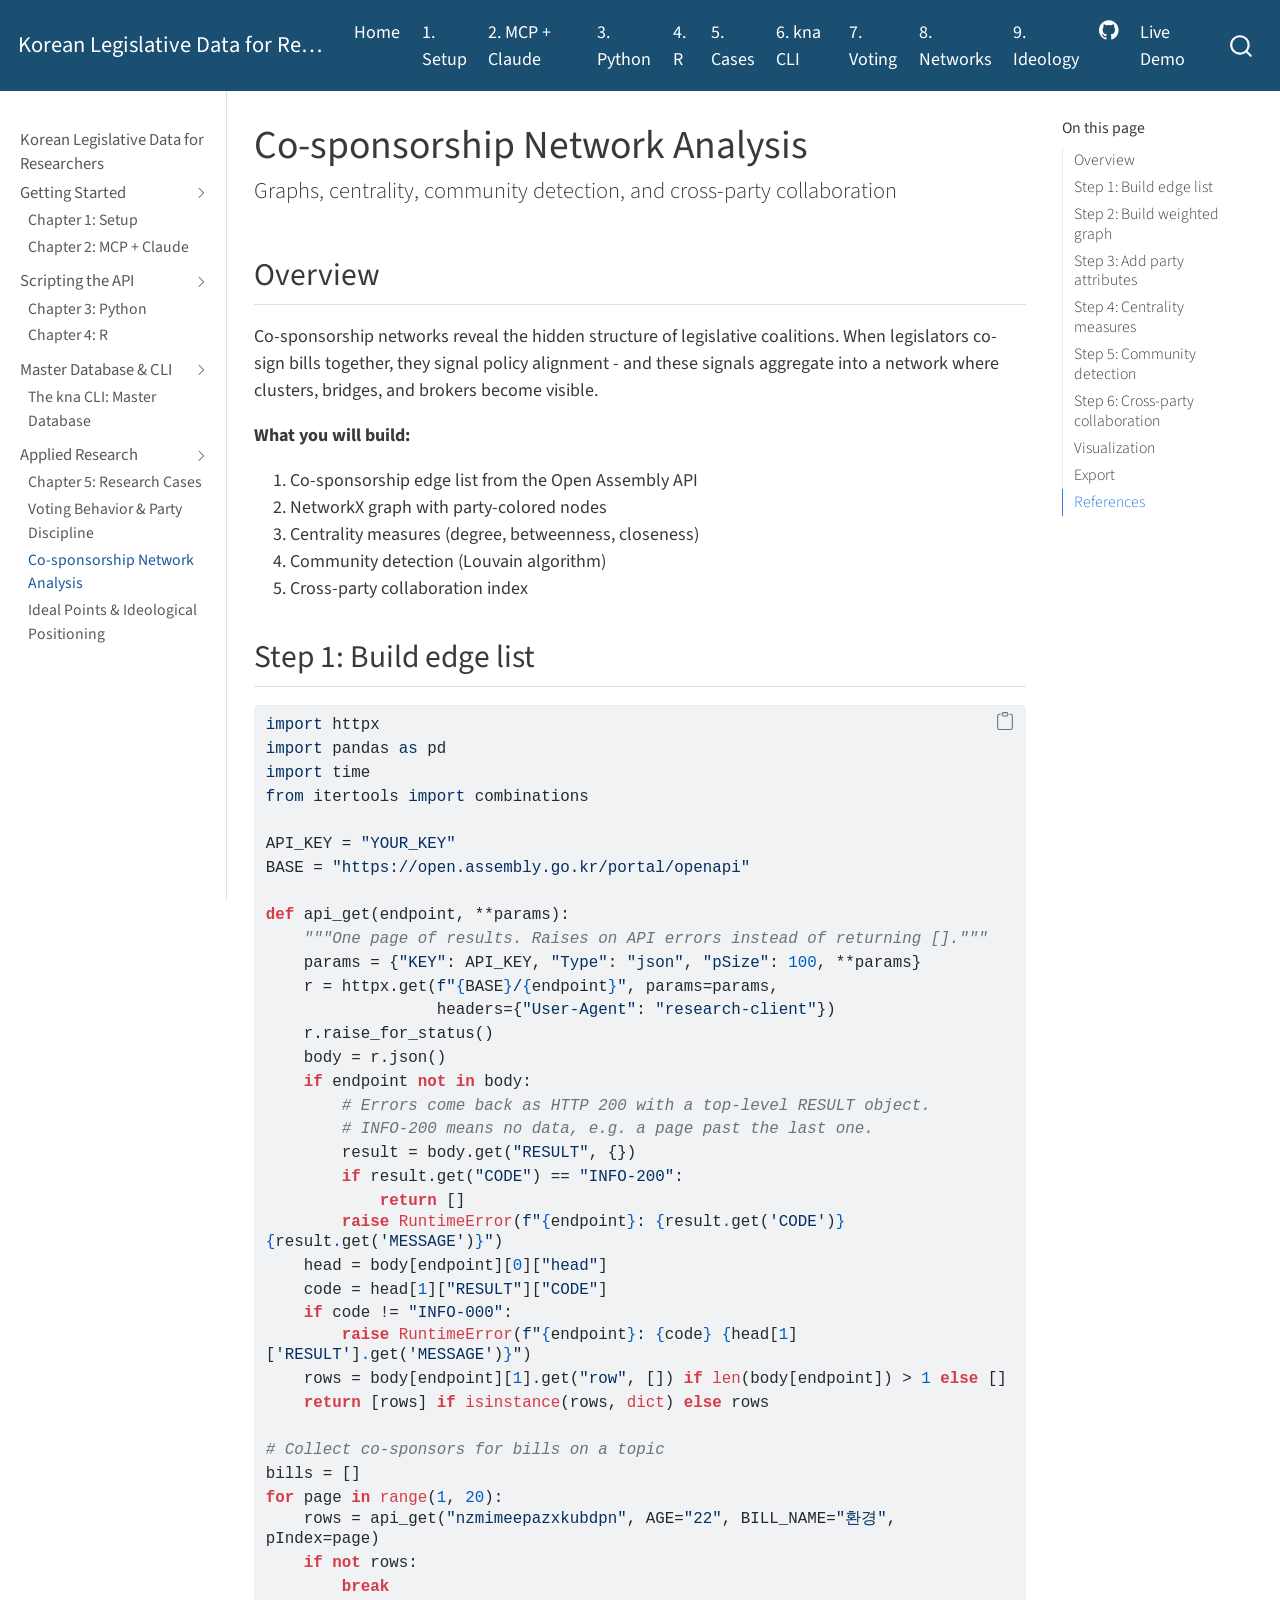
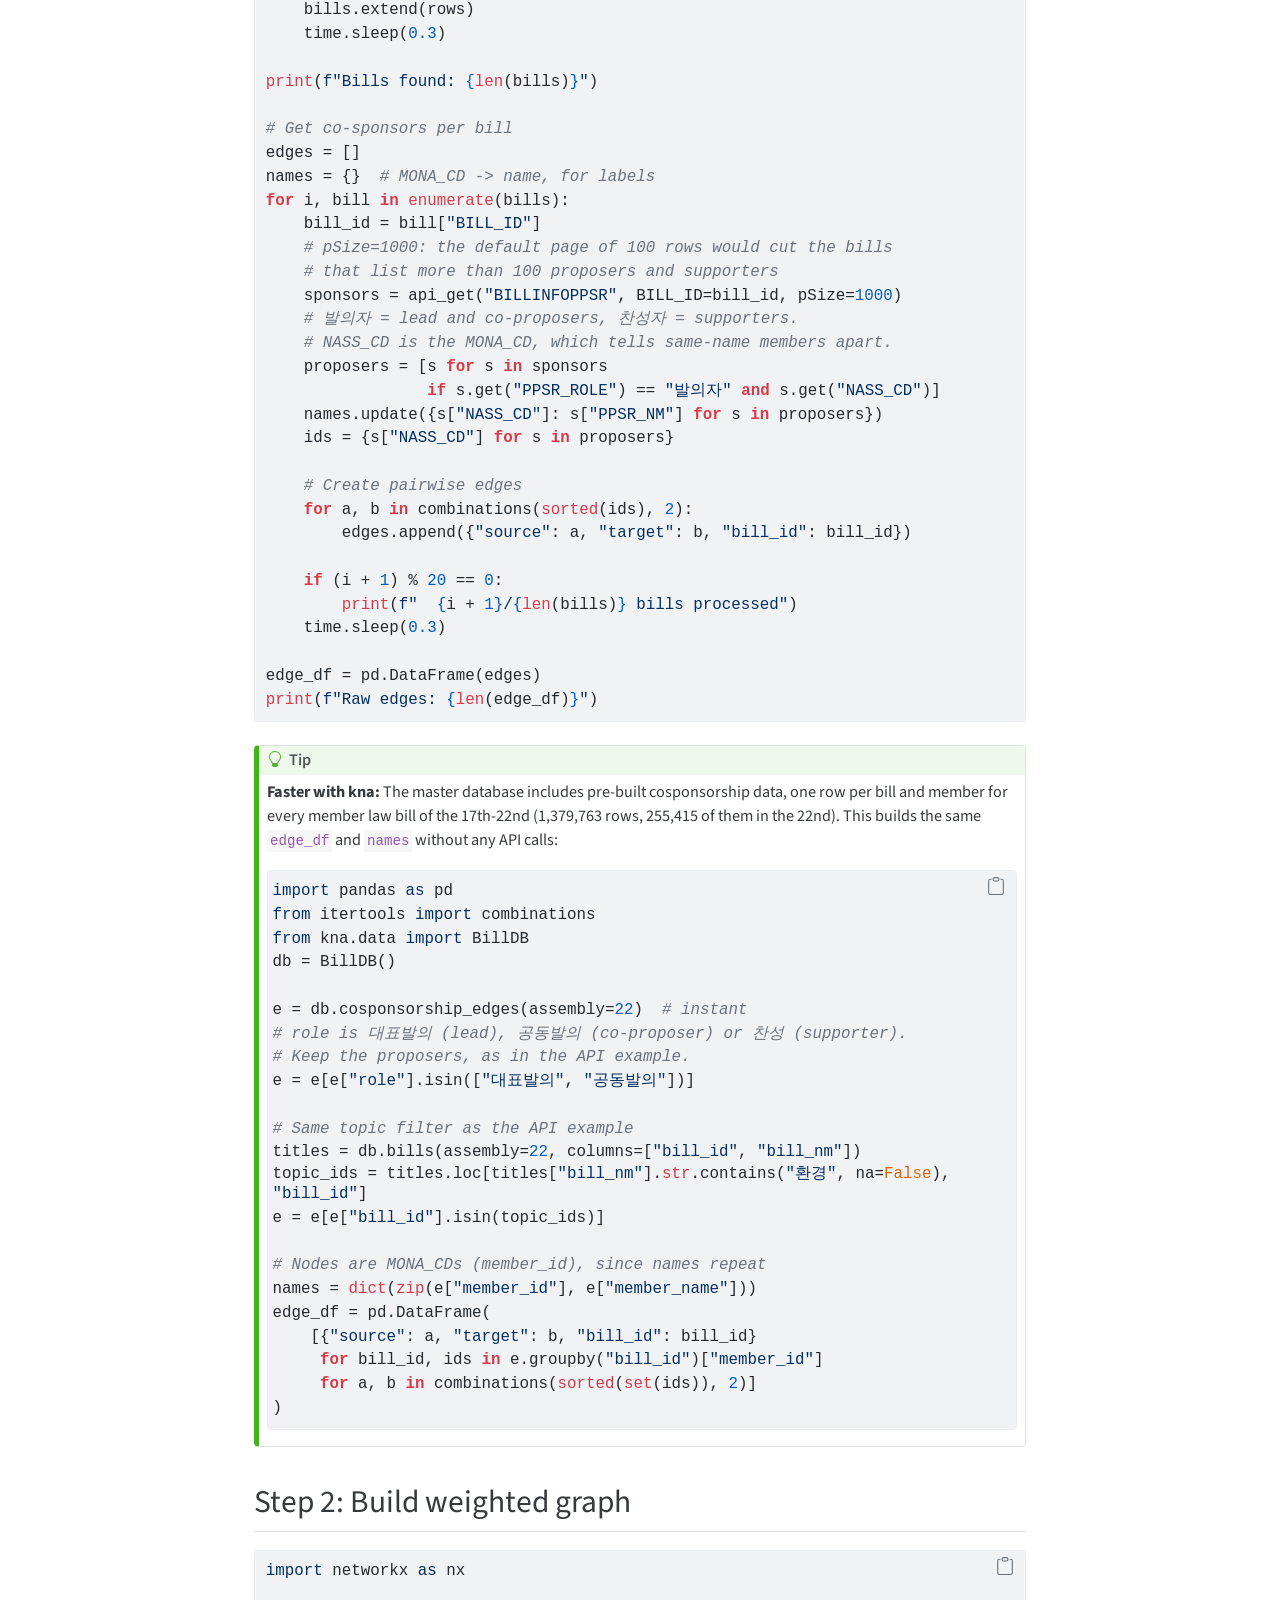
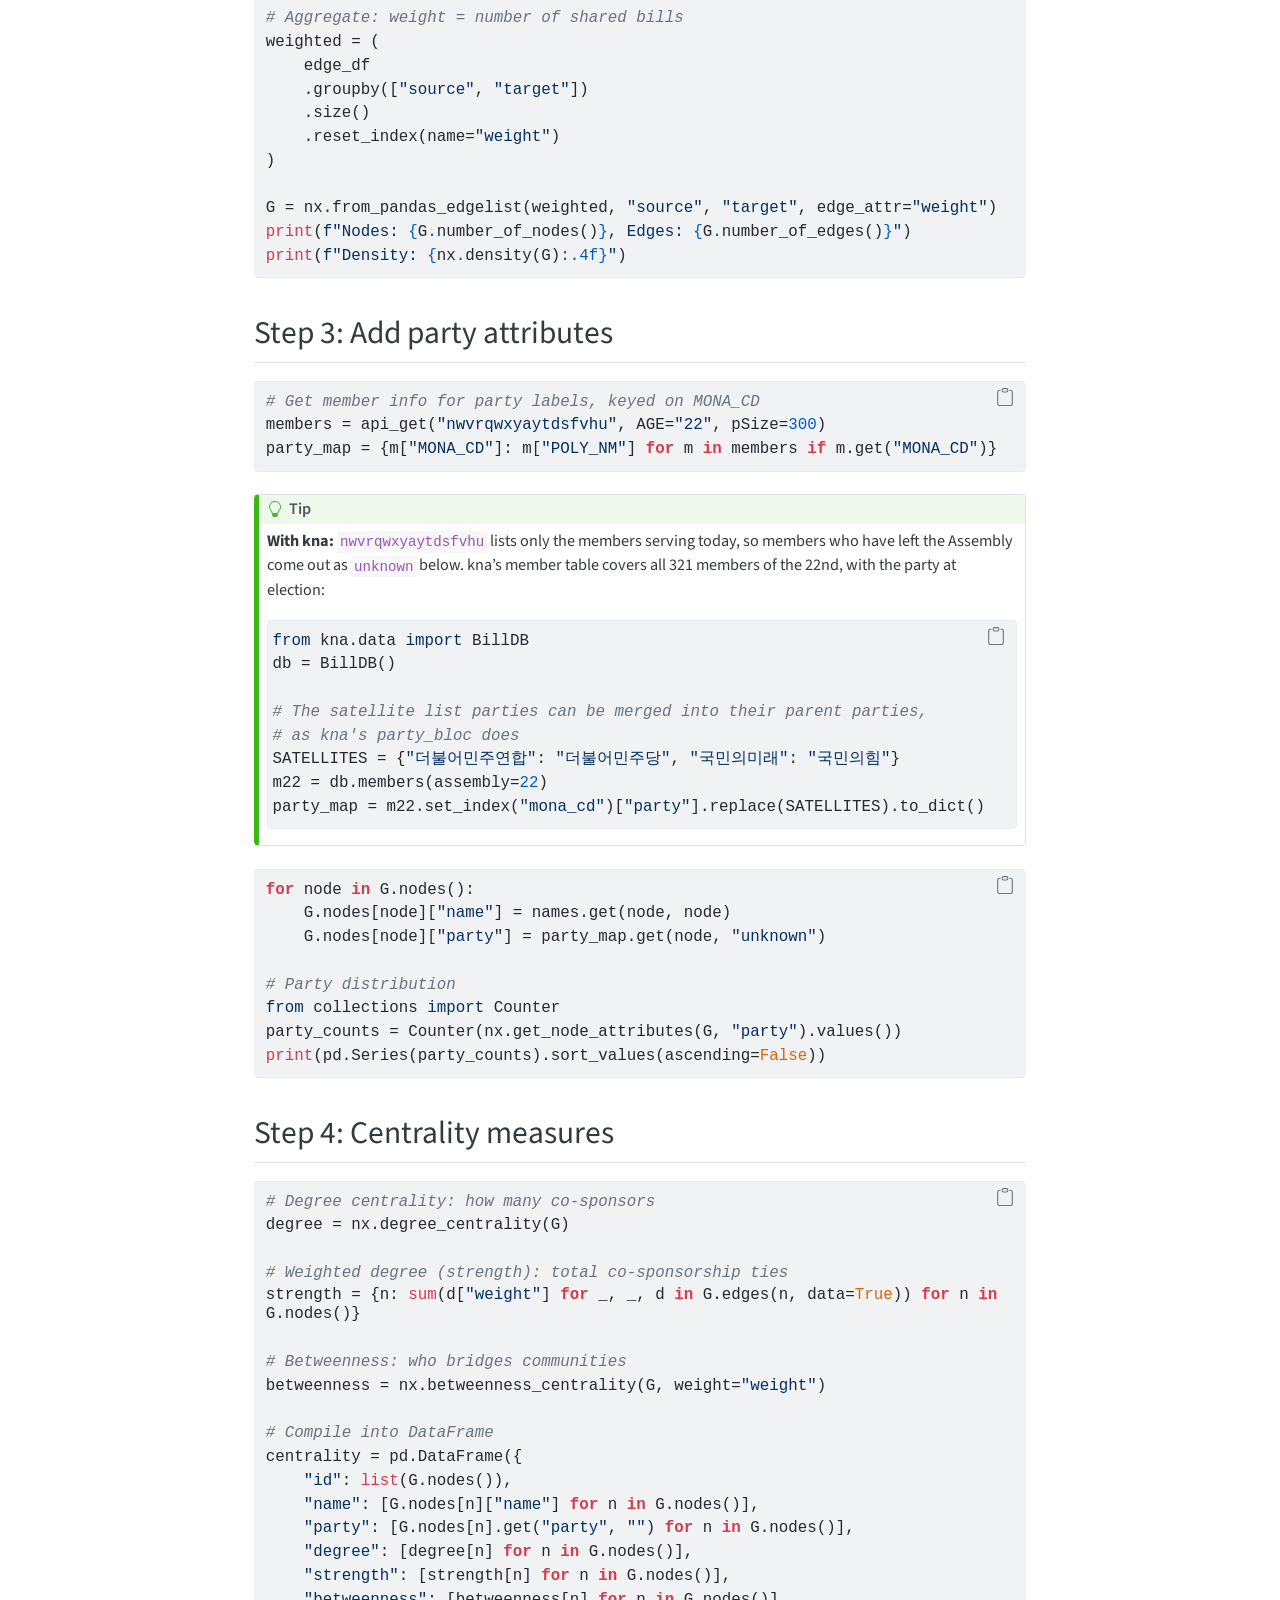
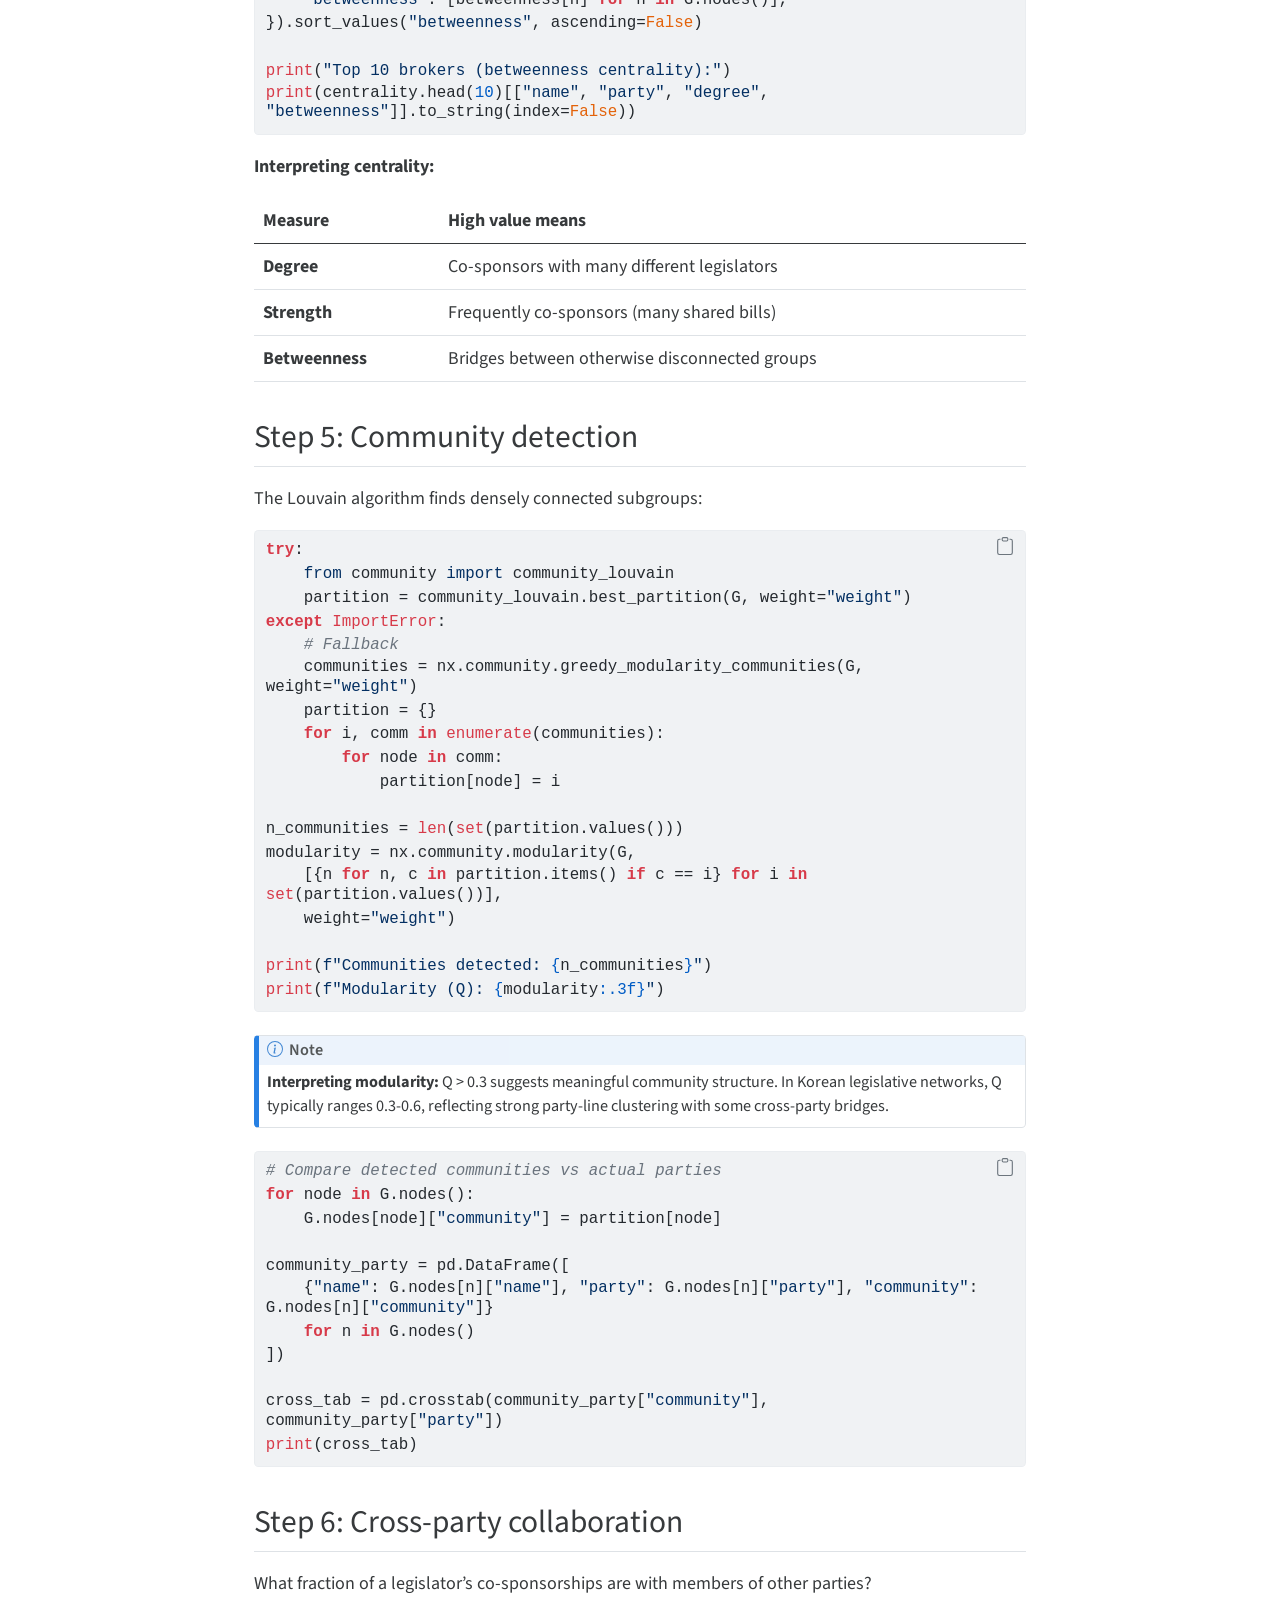
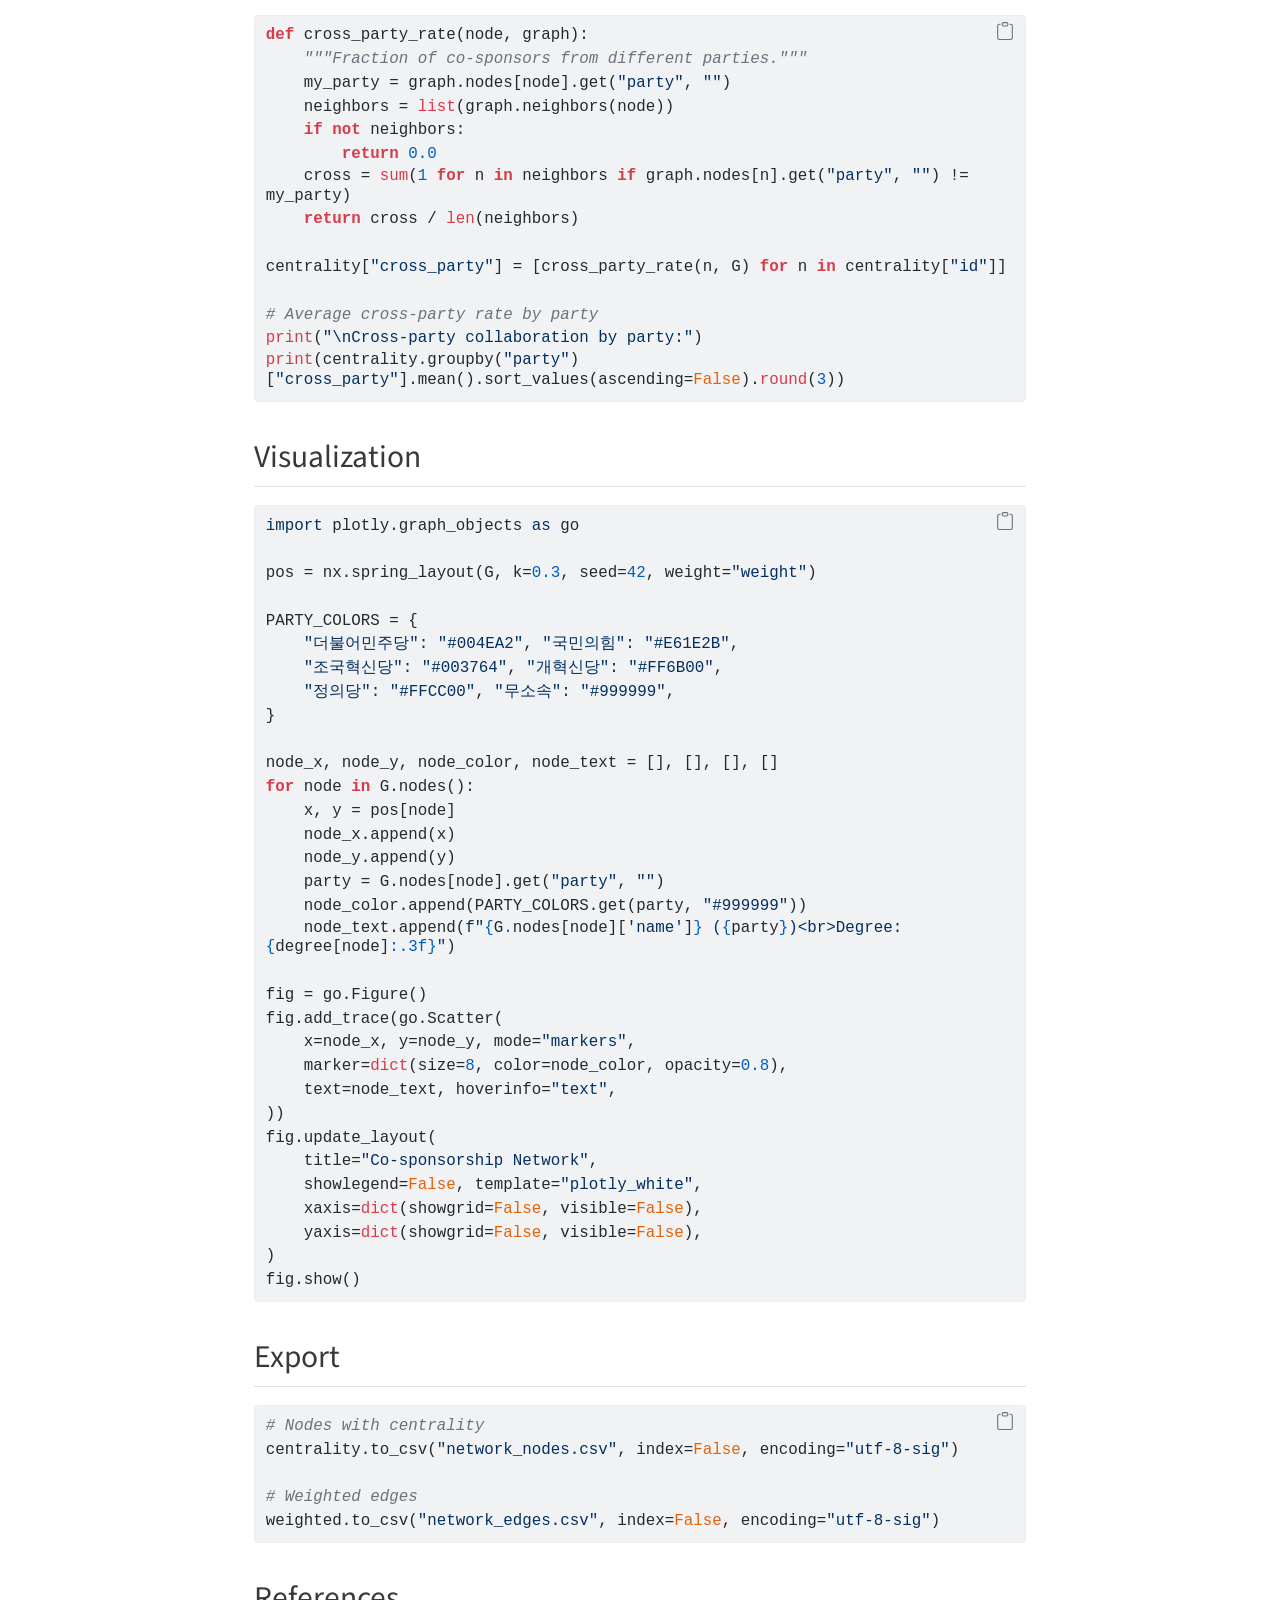
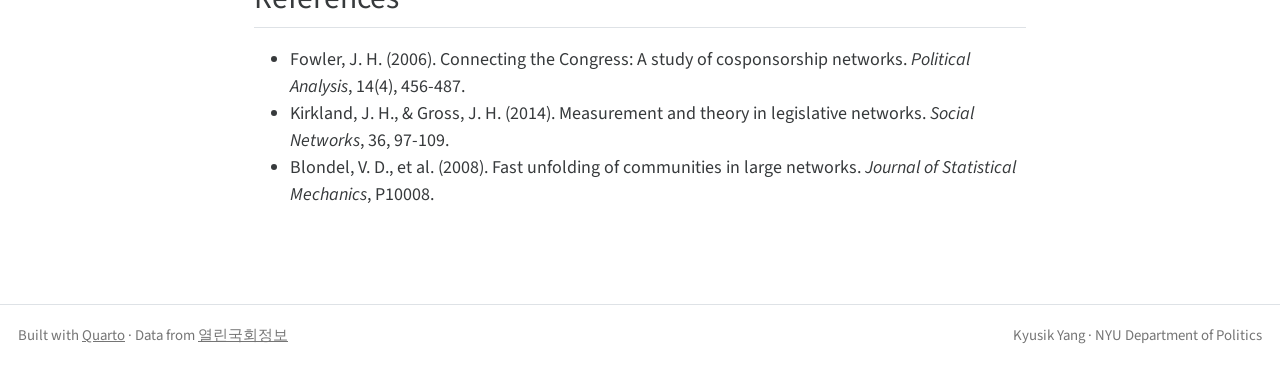
<file: docs/08-network.html>
<!DOCTYPE html>
<html xmlns="http://www.w3.org/1999/xhtml" lang="en" xml:lang="en"><head>

<meta charset="utf-8">
<meta name="generator" content="quarto-1.0.38">

<meta name="viewport" content="width=device-width, initial-scale=1.0, user-scalable=yes">


<title>Korean Legislative Data for Researchers - Co-sponsorship Network Analysis</title>
<style>
code{white-space: pre-wrap;}
span.smallcaps{font-variant: small-caps;}
span.underline{text-decoration: underline;}
div.column{display: inline-block; vertical-align: top; width: 50%;}
div.hanging-indent{margin-left: 1.5em; text-indent: -1.5em;}
ul.task-list{list-style: none;}
pre > code.sourceCode { white-space: pre; position: relative; }
pre > code.sourceCode > span { display: inline-block; line-height: 1.25; }
pre > code.sourceCode > span:empty { height: 1.2em; }
.sourceCode { overflow: visible; }
code.sourceCode > span { color: inherit; text-decoration: inherit; }
div.sourceCode { margin: 1em 0; }
pre.sourceCode { margin: 0; }
@media screen {
div.sourceCode { overflow: auto; }
}
@media print {
pre > code.sourceCode { white-space: pre-wrap; }
pre > code.sourceCode > span { text-indent: -5em; padding-left: 5em; }
}
pre.numberSource code
  { counter-reset: source-line 0; }
pre.numberSource code > span
  { position: relative; left: -4em; counter-increment: source-line; }
pre.numberSource code > span > a:first-child::before
  { content: counter(source-line);
    position: relative; left: -1em; text-align: right; vertical-align: baseline;
    border: none; display: inline-block;
    -webkit-touch-callout: none; -webkit-user-select: none;
    -khtml-user-select: none; -moz-user-select: none;
    -ms-user-select: none; user-select: none;
    padding: 0 4px; width: 4em;
    color: #aaaaaa;
  }
pre.numberSource { margin-left: 3em; border-left: 1px solid #aaaaaa;  padding-left: 4px; }
div.sourceCode
  {   }
@media screen {
pre > code.sourceCode > span > a:first-child::before { text-decoration: underline; }
}
code span.al { color: #ff0000; font-weight: bold; } /* Alert */
code span.an { color: #60a0b0; font-weight: bold; font-style: italic; } /* Annotation */
code span.at { color: #7d9029; } /* Attribute */
code span.bn { color: #40a070; } /* BaseN */
code span.bu { } /* BuiltIn */
code span.cf { color: #007020; font-weight: bold; } /* ControlFlow */
code span.ch { color: #4070a0; } /* Char */
code span.cn { color: #880000; } /* Constant */
code span.co { color: #60a0b0; font-style: italic; } /* Comment */
code span.cv { color: #60a0b0; font-weight: bold; font-style: italic; } /* CommentVar */
code span.do { color: #ba2121; font-style: italic; } /* Documentation */
code span.dt { color: #902000; } /* DataType */
code span.dv { color: #40a070; } /* DecVal */
code span.er { color: #ff0000; font-weight: bold; } /* Error */
code span.ex { } /* Extension */
code span.fl { color: #40a070; } /* Float */
code span.fu { color: #06287e; } /* Function */
code span.im { } /* Import */
code span.in { color: #60a0b0; font-weight: bold; font-style: italic; } /* Information */
code span.kw { color: #007020; font-weight: bold; } /* Keyword */
code span.op { color: #666666; } /* Operator */
code span.ot { color: #007020; } /* Other */
code span.pp { color: #bc7a00; } /* Preprocessor */
code span.sc { color: #4070a0; } /* SpecialChar */
code span.ss { color: #bb6688; } /* SpecialString */
code span.st { color: #4070a0; } /* String */
code span.va { color: #19177c; } /* Variable */
code span.vs { color: #4070a0; } /* VerbatimString */
code span.wa { color: #60a0b0; font-weight: bold; font-style: italic; } /* Warning */
</style>


<script src="site_libs/quarto-nav/quarto-nav.js"></script>
<script src="site_libs/quarto-nav/headroom.min.js"></script>
<script src="site_libs/clipboard/clipboard.min.js"></script>
<script src="site_libs/quarto-search/autocomplete.umd.js"></script>
<script src="site_libs/quarto-search/fuse.min.js"></script>
<script src="site_libs/quarto-search/quarto-search.js"></script>
<meta name="quarto:offset" content="./">
<link href="./images/favicon.ico" rel="icon">
<script src="site_libs/quarto-html/quarto.js"></script>
<script src="site_libs/quarto-html/popper.min.js"></script>
<script src="site_libs/quarto-html/tippy.umd.min.js"></script>
<script src="site_libs/quarto-html/anchor.min.js"></script>
<link href="site_libs/quarto-html/tippy.css" rel="stylesheet">
<link href="site_libs/quarto-html/quarto-syntax-highlighting.css" rel="stylesheet" id="quarto-text-highlighting-styles">
<script src="site_libs/bootstrap/bootstrap.min.js"></script>
<link href="site_libs/bootstrap/bootstrap-icons.css" rel="stylesheet">
<link href="site_libs/bootstrap/bootstrap.min.css" rel="stylesheet" id="quarto-bootstrap" data-mode="light">
<script id="quarto-search-options" type="application/json">{
  "location": "navbar",
  "copy-button": false,
  "collapse-after": 3,
  "panel-placement": "end",
  "type": "overlay",
  "limit": 20,
  "language": {
    "search-no-results-text": "No results",
    "search-matching-documents-text": "matching documents",
    "search-copy-link-title": "Copy link to search",
    "search-hide-matches-text": "Hide additional matches",
    "search-more-match-text": "more match in this document",
    "search-more-matches-text": "more matches in this document",
    "search-clear-button-title": "Clear",
    "search-detached-cancel-button-title": "Cancel",
    "search-submit-button-title": "Submit"
  }
}</script>


<link rel="stylesheet" href="styles.css">
</head>

<body class="nav-sidebar docked nav-fixed">

<div id="quarto-search-results"></div>
  <header id="quarto-header" class="headroom fixed-top">
    <nav class="navbar navbar-expand-lg navbar-dark ">
      <div class="navbar-container container-fluid">
      <a class="navbar-brand" href="./index.html">
    <span class="navbar-title">Korean Legislative Data for Researchers</span>
  </a>
          <button class="navbar-toggler" type="button" data-bs-toggle="collapse" data-bs-target="#navbarCollapse" aria-controls="navbarCollapse" aria-expanded="false" aria-label="Toggle navigation" onclick="if (window.quartoToggleHeadroom) { window.quartoToggleHeadroom(); }">
  <span class="navbar-toggler-icon"></span>
</button>
          <div class="collapse navbar-collapse" id="navbarCollapse">
            <ul class="navbar-nav navbar-nav-scroll me-auto">
  <li class="nav-item">
    <a class="nav-link active" href="./index.html" aria-current="page">Home</a>
  </li>  
  <li class="nav-item">
    <a class="nav-link" href="./01-setup.html">1. Setup</a>
  </li>  
  <li class="nav-item">
    <a class="nav-link" href="./02-mcp.html">2. MCP + Claude</a>
  </li>  
  <li class="nav-item">
    <a class="nav-link" href="./03-python.html">3. Python</a>
  </li>  
  <li class="nav-item">
    <a class="nav-link" href="./04-r.html">4. R</a>
  </li>  
  <li class="nav-item">
    <a class="nav-link" href="./05-cases.html">5. Cases</a>
  </li>  
  <li class="nav-item">
    <a class="nav-link" href="./06-kna.html">6. kna CLI</a>
  </li>  
  <li class="nav-item">
    <a class="nav-link" href="./07-voting.html">7. Voting</a>
  </li>  
  <li class="nav-item">
    <a class="nav-link" href="./08-network.html">8. Networks</a>
  </li>  
  <li class="nav-item">
    <a class="nav-link" href="./09-ideology.html">9. Ideology</a>
  </li>  
</ul>
            <ul class="navbar-nav navbar-nav-scroll ms-auto">
  <li class="nav-item compact">
    <a class="nav-link" href="https://github.com/kyusik-yang/kna"><i class="bi bi-github" role="img">
</i> 
 </a>
  </li>  
  <li class="nav-item">
    <a class="nav-link" href="https://national-assembly-kr.streamlit.app">Live Demo</a>
  </li>  
</ul>
              <div id="quarto-search" class="" title="Search"></div>
          </div> <!-- /navcollapse -->
      </div> <!-- /container-fluid -->
    </nav>
  <nav class="quarto-secondary-nav" data-bs-toggle="collapse" data-bs-target="#quarto-sidebar" aria-controls="quarto-sidebar" aria-expanded="false" aria-label="Toggle sidebar navigation" onclick="if (window.quartoToggleHeadroom) { window.quartoToggleHeadroom(); }">
    <div class="container-fluid d-flex justify-content-between">
      <h1 class="quarto-secondary-nav-title">Co-sponsorship Network Analysis</h1>
      <button type="button" class="quarto-btn-toggle btn" aria-label="Show secondary navigation">
        <i class="bi bi-chevron-right"></i>
      </button>
    </div>
  </nav>
</header>
<!-- content -->
<div id="quarto-content" class="quarto-container page-columns page-rows-contents page-layout-article page-navbar">
<!-- sidebar -->
  <nav id="quarto-sidebar" class="sidebar collapse sidebar-navigation docked overflow-auto">
    <div class="sidebar-menu-container"> 
    <ul class="list-unstyled mt-1">
        <li class="sidebar-item">
  <div class="sidebar-item-container"> 
  <a href="./index.html" class="sidebar-item-text sidebar-link">Korean Legislative Data for Researchers</a>
  </div>
</li>
        <li class="sidebar-item sidebar-item-section">
      <div class="sidebar-item-container"> 
            <a class="sidebar-item-text sidebar-link text-start" data-bs-toggle="collapse" data-bs-target="#quarto-sidebar-section-1" aria-expanded="true">Getting Started</a>
          <a class="sidebar-item-toggle text-start" data-bs-toggle="collapse" data-bs-target="#quarto-sidebar-section-1" aria-expanded="true">
            <i class="bi bi-chevron-right ms-2"></i>
          </a> 
      </div>
      <ul id="quarto-sidebar-section-1" class="collapse list-unstyled sidebar-section depth1 show">  
          <li class="sidebar-item">
  <div class="sidebar-item-container"> 
  <a href="./01-setup.html" class="sidebar-item-text sidebar-link">Chapter 1: Setup</a>
  </div>
</li>
          <li class="sidebar-item">
  <div class="sidebar-item-container"> 
  <a href="./02-mcp.html" class="sidebar-item-text sidebar-link">Chapter 2: MCP + Claude</a>
  </div>
</li>
      </ul>
  </li>
        <li class="sidebar-item sidebar-item-section">
      <div class="sidebar-item-container"> 
            <a class="sidebar-item-text sidebar-link text-start" data-bs-toggle="collapse" data-bs-target="#quarto-sidebar-section-2" aria-expanded="true">Scripting the API</a>
          <a class="sidebar-item-toggle text-start" data-bs-toggle="collapse" data-bs-target="#quarto-sidebar-section-2" aria-expanded="true">
            <i class="bi bi-chevron-right ms-2"></i>
          </a> 
      </div>
      <ul id="quarto-sidebar-section-2" class="collapse list-unstyled sidebar-section depth1 show">  
          <li class="sidebar-item">
  <div class="sidebar-item-container"> 
  <a href="./03-python.html" class="sidebar-item-text sidebar-link">Chapter 3: Python</a>
  </div>
</li>
          <li class="sidebar-item">
  <div class="sidebar-item-container"> 
  <a href="./04-r.html" class="sidebar-item-text sidebar-link">Chapter 4: R</a>
  </div>
</li>
      </ul>
  </li>
        <li class="sidebar-item sidebar-item-section">
      <div class="sidebar-item-container"> 
            <a class="sidebar-item-text sidebar-link text-start" data-bs-toggle="collapse" data-bs-target="#quarto-sidebar-section-3" aria-expanded="true">Master Database &amp; CLI</a>
          <a class="sidebar-item-toggle text-start" data-bs-toggle="collapse" data-bs-target="#quarto-sidebar-section-3" aria-expanded="true">
            <i class="bi bi-chevron-right ms-2"></i>
          </a> 
      </div>
      <ul id="quarto-sidebar-section-3" class="collapse list-unstyled sidebar-section depth1 show">  
          <li class="sidebar-item">
  <div class="sidebar-item-container"> 
  <a href="./06-kna.html" class="sidebar-item-text sidebar-link">The kna CLI: Master Database</a>
  </div>
</li>
      </ul>
  </li>
        <li class="sidebar-item sidebar-item-section">
      <div class="sidebar-item-container"> 
            <a class="sidebar-item-text sidebar-link text-start" data-bs-toggle="collapse" data-bs-target="#quarto-sidebar-section-4" aria-expanded="true">Applied Research</a>
          <a class="sidebar-item-toggle text-start" data-bs-toggle="collapse" data-bs-target="#quarto-sidebar-section-4" aria-expanded="true">
            <i class="bi bi-chevron-right ms-2"></i>
          </a> 
      </div>
      <ul id="quarto-sidebar-section-4" class="collapse list-unstyled sidebar-section depth1 show">  
          <li class="sidebar-item">
  <div class="sidebar-item-container"> 
  <a href="./05-cases.html" class="sidebar-item-text sidebar-link">Chapter 5: Research Cases</a>
  </div>
</li>
          <li class="sidebar-item">
  <div class="sidebar-item-container"> 
  <a href="./07-voting.html" class="sidebar-item-text sidebar-link">Voting Behavior &amp; Party Discipline</a>
  </div>
</li>
          <li class="sidebar-item">
  <div class="sidebar-item-container"> 
  <a href="./08-network.html" class="sidebar-item-text sidebar-link active">Co-sponsorship Network Analysis</a>
  </div>
</li>
          <li class="sidebar-item">
  <div class="sidebar-item-container"> 
  <a href="./09-ideology.html" class="sidebar-item-text sidebar-link">Ideal Points &amp; Ideological Positioning</a>
  </div>
</li>
      </ul>
  </li>
    </ul>
    </div>
</nav>
<!-- margin-sidebar -->
    <div id="quarto-margin-sidebar" class="sidebar margin-sidebar">
        <nav id="TOC" role="doc-toc">
    <h2 id="toc-title">On this page</h2>
   
  <ul>
  <li><a href="#overview" id="toc-overview" class="nav-link active" data-scroll-target="#overview">Overview</a></li>
  <li><a href="#step-1-build-edge-list" id="toc-step-1-build-edge-list" class="nav-link" data-scroll-target="#step-1-build-edge-list">Step 1: Build edge list</a></li>
  <li><a href="#step-2-build-weighted-graph" id="toc-step-2-build-weighted-graph" class="nav-link" data-scroll-target="#step-2-build-weighted-graph">Step 2: Build weighted graph</a></li>
  <li><a href="#step-3-add-party-attributes" id="toc-step-3-add-party-attributes" class="nav-link" data-scroll-target="#step-3-add-party-attributes">Step 3: Add party attributes</a></li>
  <li><a href="#step-4-centrality-measures" id="toc-step-4-centrality-measures" class="nav-link" data-scroll-target="#step-4-centrality-measures">Step 4: Centrality measures</a></li>
  <li><a href="#step-5-community-detection" id="toc-step-5-community-detection" class="nav-link" data-scroll-target="#step-5-community-detection">Step 5: Community detection</a></li>
  <li><a href="#step-6-cross-party-collaboration" id="toc-step-6-cross-party-collaboration" class="nav-link" data-scroll-target="#step-6-cross-party-collaboration">Step 6: Cross-party collaboration</a></li>
  <li><a href="#visualization" id="toc-visualization" class="nav-link" data-scroll-target="#visualization">Visualization</a></li>
  <li><a href="#export" id="toc-export" class="nav-link" data-scroll-target="#export">Export</a></li>
  <li><a href="#references" id="toc-references" class="nav-link" data-scroll-target="#references">References</a></li>
  </ul>
</nav>
    </div>
<!-- main -->
<main class="content" id="quarto-document-content">

<header id="title-block-header" class="quarto-title-block default">
<div class="quarto-title">
<h1 class="title d-none d-lg-block">Co-sponsorship Network Analysis</h1>
<p class="subtitle lead">Graphs, centrality, community detection, and cross-party collaboration</p>
</div>



<div class="quarto-title-meta">

    
    
  </div>
  

</header>

<section id="overview" class="level2">
<h2 class="anchored" data-anchor-id="overview">Overview</h2>
<p>Co-sponsorship networks reveal the hidden structure of legislative coalitions. When legislators co-sign bills together, they signal policy alignment - and these signals aggregate into a network where clusters, bridges, and brokers become visible.</p>
<p><strong>What you will build:</strong></p>
<ol type="1">
<li>Co-sponsorship edge list from the Open Assembly API</li>
<li>NetworkX graph with party-colored nodes</li>
<li>Centrality measures (degree, betweenness, closeness)</li>
<li>Community detection (Louvain algorithm)</li>
<li>Cross-party collaboration index</li>
</ol>
</section>
<section id="step-1-build-edge-list" class="level2">
<h2 class="anchored" data-anchor-id="step-1-build-edge-list">Step 1: Build edge list</h2>
<div class="sourceCode" id="cb1"><pre class="sourceCode python code-with-copy"><code class="sourceCode python"><span id="cb1-1"><a href="#cb1-1" aria-hidden="true" tabindex="-1"></a><span class="im">import</span> httpx</span>
<span id="cb1-2"><a href="#cb1-2" aria-hidden="true" tabindex="-1"></a><span class="im">import</span> pandas <span class="im">as</span> pd</span>
<span id="cb1-3"><a href="#cb1-3" aria-hidden="true" tabindex="-1"></a><span class="im">import</span> time</span>
<span id="cb1-4"><a href="#cb1-4" aria-hidden="true" tabindex="-1"></a><span class="im">from</span> itertools <span class="im">import</span> combinations</span>
<span id="cb1-5"><a href="#cb1-5" aria-hidden="true" tabindex="-1"></a></span>
<span id="cb1-6"><a href="#cb1-6" aria-hidden="true" tabindex="-1"></a>API_KEY <span class="op">=</span> <span class="st">"YOUR_KEY"</span></span>
<span id="cb1-7"><a href="#cb1-7" aria-hidden="true" tabindex="-1"></a>BASE <span class="op">=</span> <span class="st">"https://open.assembly.go.kr/portal/openapi"</span></span>
<span id="cb1-8"><a href="#cb1-8" aria-hidden="true" tabindex="-1"></a></span>
<span id="cb1-9"><a href="#cb1-9" aria-hidden="true" tabindex="-1"></a><span class="kw">def</span> api_get(endpoint, <span class="op">**</span>params):</span>
<span id="cb1-10"><a href="#cb1-10" aria-hidden="true" tabindex="-1"></a>    <span class="co">"""One page of results. Raises on API errors instead of returning []."""</span></span>
<span id="cb1-11"><a href="#cb1-11" aria-hidden="true" tabindex="-1"></a>    params <span class="op">=</span> {<span class="st">"KEY"</span>: API_KEY, <span class="st">"Type"</span>: <span class="st">"json"</span>, <span class="st">"pSize"</span>: <span class="dv">100</span>, <span class="op">**</span>params}</span>
<span id="cb1-12"><a href="#cb1-12" aria-hidden="true" tabindex="-1"></a>    r <span class="op">=</span> httpx.get(<span class="ss">f"</span><span class="sc">{</span>BASE<span class="sc">}</span><span class="ss">/</span><span class="sc">{</span>endpoint<span class="sc">}</span><span class="ss">"</span>, params<span class="op">=</span>params,</span>
<span id="cb1-13"><a href="#cb1-13" aria-hidden="true" tabindex="-1"></a>                  headers<span class="op">=</span>{<span class="st">"User-Agent"</span>: <span class="st">"research-client"</span>})</span>
<span id="cb1-14"><a href="#cb1-14" aria-hidden="true" tabindex="-1"></a>    r.raise_for_status()</span>
<span id="cb1-15"><a href="#cb1-15" aria-hidden="true" tabindex="-1"></a>    body <span class="op">=</span> r.json()</span>
<span id="cb1-16"><a href="#cb1-16" aria-hidden="true" tabindex="-1"></a>    <span class="cf">if</span> endpoint <span class="kw">not</span> <span class="kw">in</span> body:</span>
<span id="cb1-17"><a href="#cb1-17" aria-hidden="true" tabindex="-1"></a>        <span class="co"># Errors come back as HTTP 200 with a top-level RESULT object.</span></span>
<span id="cb1-18"><a href="#cb1-18" aria-hidden="true" tabindex="-1"></a>        <span class="co"># INFO-200 means no data, e.g. a page past the last one.</span></span>
<span id="cb1-19"><a href="#cb1-19" aria-hidden="true" tabindex="-1"></a>        result <span class="op">=</span> body.get(<span class="st">"RESULT"</span>, {})</span>
<span id="cb1-20"><a href="#cb1-20" aria-hidden="true" tabindex="-1"></a>        <span class="cf">if</span> result.get(<span class="st">"CODE"</span>) <span class="op">==</span> <span class="st">"INFO-200"</span>:</span>
<span id="cb1-21"><a href="#cb1-21" aria-hidden="true" tabindex="-1"></a>            <span class="cf">return</span> []</span>
<span id="cb1-22"><a href="#cb1-22" aria-hidden="true" tabindex="-1"></a>        <span class="cf">raise</span> <span class="pp">RuntimeError</span>(<span class="ss">f"</span><span class="sc">{</span>endpoint<span class="sc">}</span><span class="ss">: </span><span class="sc">{</span>result<span class="sc">.</span>get(<span class="st">'CODE'</span>)<span class="sc">}</span><span class="ss"> </span><span class="sc">{</span>result<span class="sc">.</span>get(<span class="st">'MESSAGE'</span>)<span class="sc">}</span><span class="ss">"</span>)</span>
<span id="cb1-23"><a href="#cb1-23" aria-hidden="true" tabindex="-1"></a>    head <span class="op">=</span> body[endpoint][<span class="dv">0</span>][<span class="st">"head"</span>]</span>
<span id="cb1-24"><a href="#cb1-24" aria-hidden="true" tabindex="-1"></a>    code <span class="op">=</span> head[<span class="dv">1</span>][<span class="st">"RESULT"</span>][<span class="st">"CODE"</span>]</span>
<span id="cb1-25"><a href="#cb1-25" aria-hidden="true" tabindex="-1"></a>    <span class="cf">if</span> code <span class="op">!=</span> <span class="st">"INFO-000"</span>:</span>
<span id="cb1-26"><a href="#cb1-26" aria-hidden="true" tabindex="-1"></a>        <span class="cf">raise</span> <span class="pp">RuntimeError</span>(<span class="ss">f"</span><span class="sc">{</span>endpoint<span class="sc">}</span><span class="ss">: </span><span class="sc">{</span>code<span class="sc">}</span><span class="ss"> </span><span class="sc">{</span>head[<span class="dv">1</span>][<span class="st">'RESULT'</span>]<span class="sc">.</span>get(<span class="st">'MESSAGE'</span>)<span class="sc">}</span><span class="ss">"</span>)</span>
<span id="cb1-27"><a href="#cb1-27" aria-hidden="true" tabindex="-1"></a>    rows <span class="op">=</span> body[endpoint][<span class="dv">1</span>].get(<span class="st">"row"</span>, []) <span class="cf">if</span> <span class="bu">len</span>(body[endpoint]) <span class="op">&gt;</span> <span class="dv">1</span> <span class="cf">else</span> []</span>
<span id="cb1-28"><a href="#cb1-28" aria-hidden="true" tabindex="-1"></a>    <span class="cf">return</span> [rows] <span class="cf">if</span> <span class="bu">isinstance</span>(rows, <span class="bu">dict</span>) <span class="cf">else</span> rows</span>
<span id="cb1-29"><a href="#cb1-29" aria-hidden="true" tabindex="-1"></a></span>
<span id="cb1-30"><a href="#cb1-30" aria-hidden="true" tabindex="-1"></a><span class="co"># Collect co-sponsors for bills on a topic</span></span>
<span id="cb1-31"><a href="#cb1-31" aria-hidden="true" tabindex="-1"></a>bills <span class="op">=</span> []</span>
<span id="cb1-32"><a href="#cb1-32" aria-hidden="true" tabindex="-1"></a><span class="cf">for</span> page <span class="kw">in</span> <span class="bu">range</span>(<span class="dv">1</span>, <span class="dv">20</span>):</span>
<span id="cb1-33"><a href="#cb1-33" aria-hidden="true" tabindex="-1"></a>    rows <span class="op">=</span> api_get(<span class="st">"nzmimeepazxkubdpn"</span>, AGE<span class="op">=</span><span class="st">"22"</span>, BILL_NAME<span class="op">=</span><span class="st">"환경"</span>, pIndex<span class="op">=</span>page)</span>
<span id="cb1-34"><a href="#cb1-34" aria-hidden="true" tabindex="-1"></a>    <span class="cf">if</span> <span class="kw">not</span> rows:</span>
<span id="cb1-35"><a href="#cb1-35" aria-hidden="true" tabindex="-1"></a>        <span class="cf">break</span></span>
<span id="cb1-36"><a href="#cb1-36" aria-hidden="true" tabindex="-1"></a>    bills.extend(rows)</span>
<span id="cb1-37"><a href="#cb1-37" aria-hidden="true" tabindex="-1"></a>    time.sleep(<span class="fl">0.3</span>)</span>
<span id="cb1-38"><a href="#cb1-38" aria-hidden="true" tabindex="-1"></a></span>
<span id="cb1-39"><a href="#cb1-39" aria-hidden="true" tabindex="-1"></a><span class="bu">print</span>(<span class="ss">f"Bills found: </span><span class="sc">{</span><span class="bu">len</span>(bills)<span class="sc">}</span><span class="ss">"</span>)</span>
<span id="cb1-40"><a href="#cb1-40" aria-hidden="true" tabindex="-1"></a></span>
<span id="cb1-41"><a href="#cb1-41" aria-hidden="true" tabindex="-1"></a><span class="co"># Get co-sponsors per bill</span></span>
<span id="cb1-42"><a href="#cb1-42" aria-hidden="true" tabindex="-1"></a>edges <span class="op">=</span> []</span>
<span id="cb1-43"><a href="#cb1-43" aria-hidden="true" tabindex="-1"></a>names <span class="op">=</span> {}  <span class="co"># MONA_CD -&gt; name, for labels</span></span>
<span id="cb1-44"><a href="#cb1-44" aria-hidden="true" tabindex="-1"></a><span class="cf">for</span> i, bill <span class="kw">in</span> <span class="bu">enumerate</span>(bills):</span>
<span id="cb1-45"><a href="#cb1-45" aria-hidden="true" tabindex="-1"></a>    bill_id <span class="op">=</span> bill[<span class="st">"BILL_ID"</span>]</span>
<span id="cb1-46"><a href="#cb1-46" aria-hidden="true" tabindex="-1"></a>    <span class="co"># pSize=1000: the default page of 100 rows would cut the bills</span></span>
<span id="cb1-47"><a href="#cb1-47" aria-hidden="true" tabindex="-1"></a>    <span class="co"># that list more than 100 proposers and supporters</span></span>
<span id="cb1-48"><a href="#cb1-48" aria-hidden="true" tabindex="-1"></a>    sponsors <span class="op">=</span> api_get(<span class="st">"BILLINFOPPSR"</span>, BILL_ID<span class="op">=</span>bill_id, pSize<span class="op">=</span><span class="dv">1000</span>)</span>
<span id="cb1-49"><a href="#cb1-49" aria-hidden="true" tabindex="-1"></a>    <span class="co"># 발의자 = lead and co-proposers, 찬성자 = supporters.</span></span>
<span id="cb1-50"><a href="#cb1-50" aria-hidden="true" tabindex="-1"></a>    <span class="co"># NASS_CD is the MONA_CD, which tells same-name members apart.</span></span>
<span id="cb1-51"><a href="#cb1-51" aria-hidden="true" tabindex="-1"></a>    proposers <span class="op">=</span> [s <span class="cf">for</span> s <span class="kw">in</span> sponsors</span>
<span id="cb1-52"><a href="#cb1-52" aria-hidden="true" tabindex="-1"></a>                 <span class="cf">if</span> s.get(<span class="st">"PPSR_ROLE"</span>) <span class="op">==</span> <span class="st">"발의자"</span> <span class="kw">and</span> s.get(<span class="st">"NASS_CD"</span>)]</span>
<span id="cb1-53"><a href="#cb1-53" aria-hidden="true" tabindex="-1"></a>    names.update({s[<span class="st">"NASS_CD"</span>]: s[<span class="st">"PPSR_NM"</span>] <span class="cf">for</span> s <span class="kw">in</span> proposers})</span>
<span id="cb1-54"><a href="#cb1-54" aria-hidden="true" tabindex="-1"></a>    ids <span class="op">=</span> {s[<span class="st">"NASS_CD"</span>] <span class="cf">for</span> s <span class="kw">in</span> proposers}</span>
<span id="cb1-55"><a href="#cb1-55" aria-hidden="true" tabindex="-1"></a></span>
<span id="cb1-56"><a href="#cb1-56" aria-hidden="true" tabindex="-1"></a>    <span class="co"># Create pairwise edges</span></span>
<span id="cb1-57"><a href="#cb1-57" aria-hidden="true" tabindex="-1"></a>    <span class="cf">for</span> a, b <span class="kw">in</span> combinations(<span class="bu">sorted</span>(ids), <span class="dv">2</span>):</span>
<span id="cb1-58"><a href="#cb1-58" aria-hidden="true" tabindex="-1"></a>        edges.append({<span class="st">"source"</span>: a, <span class="st">"target"</span>: b, <span class="st">"bill_id"</span>: bill_id})</span>
<span id="cb1-59"><a href="#cb1-59" aria-hidden="true" tabindex="-1"></a></span>
<span id="cb1-60"><a href="#cb1-60" aria-hidden="true" tabindex="-1"></a>    <span class="cf">if</span> (i <span class="op">+</span> <span class="dv">1</span>) <span class="op">%</span> <span class="dv">20</span> <span class="op">==</span> <span class="dv">0</span>:</span>
<span id="cb1-61"><a href="#cb1-61" aria-hidden="true" tabindex="-1"></a>        <span class="bu">print</span>(<span class="ss">f"  </span><span class="sc">{</span>i <span class="op">+</span> <span class="dv">1</span><span class="sc">}</span><span class="ss">/</span><span class="sc">{</span><span class="bu">len</span>(bills)<span class="sc">}</span><span class="ss"> bills processed"</span>)</span>
<span id="cb1-62"><a href="#cb1-62" aria-hidden="true" tabindex="-1"></a>    time.sleep(<span class="fl">0.3</span>)</span>
<span id="cb1-63"><a href="#cb1-63" aria-hidden="true" tabindex="-1"></a></span>
<span id="cb1-64"><a href="#cb1-64" aria-hidden="true" tabindex="-1"></a>edge_df <span class="op">=</span> pd.DataFrame(edges)</span>
<span id="cb1-65"><a href="#cb1-65" aria-hidden="true" tabindex="-1"></a><span class="bu">print</span>(<span class="ss">f"Raw edges: </span><span class="sc">{</span><span class="bu">len</span>(edge_df)<span class="sc">}</span><span class="ss">"</span>)</span></code><button title="Copy to Clipboard" class="code-copy-button"><i class="bi"></i></button></pre></div>
<div class="callout-tip callout callout-style-default callout-captioned">
<div class="callout-header d-flex align-content-center">
<div class="callout-icon-container">
<i class="callout-icon"></i>
</div>
<div class="callout-caption-container flex-fill">
Tip
</div>
</div>
<div class="callout-body-container callout-body">
<p><strong>Faster with kna:</strong> The master database includes pre-built cosponsorship data, one row per bill and member for every member law bill of the 17th-22nd (1,379,763 rows, 255,415 of them in the 22nd). This builds the same <code>edge_df</code> and <code>names</code> without any API calls:</p>
<div class="sourceCode" id="cb2"><pre class="sourceCode python code-with-copy"><code class="sourceCode python"><span id="cb2-1"><a href="#cb2-1" aria-hidden="true" tabindex="-1"></a><span class="im">import</span> pandas <span class="im">as</span> pd</span>
<span id="cb2-2"><a href="#cb2-2" aria-hidden="true" tabindex="-1"></a><span class="im">from</span> itertools <span class="im">import</span> combinations</span>
<span id="cb2-3"><a href="#cb2-3" aria-hidden="true" tabindex="-1"></a><span class="im">from</span> kna.data <span class="im">import</span> BillDB</span>
<span id="cb2-4"><a href="#cb2-4" aria-hidden="true" tabindex="-1"></a>db <span class="op">=</span> BillDB()</span>
<span id="cb2-5"><a href="#cb2-5" aria-hidden="true" tabindex="-1"></a></span>
<span id="cb2-6"><a href="#cb2-6" aria-hidden="true" tabindex="-1"></a>e <span class="op">=</span> db.cosponsorship_edges(assembly<span class="op">=</span><span class="dv">22</span>)  <span class="co"># instant</span></span>
<span id="cb2-7"><a href="#cb2-7" aria-hidden="true" tabindex="-1"></a><span class="co"># role is 대표발의 (lead), 공동발의 (co-proposer) or 찬성 (supporter).</span></span>
<span id="cb2-8"><a href="#cb2-8" aria-hidden="true" tabindex="-1"></a><span class="co"># Keep the proposers, as in the API example.</span></span>
<span id="cb2-9"><a href="#cb2-9" aria-hidden="true" tabindex="-1"></a>e <span class="op">=</span> e[e[<span class="st">"role"</span>].isin([<span class="st">"대표발의"</span>, <span class="st">"공동발의"</span>])]</span>
<span id="cb2-10"><a href="#cb2-10" aria-hidden="true" tabindex="-1"></a></span>
<span id="cb2-11"><a href="#cb2-11" aria-hidden="true" tabindex="-1"></a><span class="co"># Same topic filter as the API example</span></span>
<span id="cb2-12"><a href="#cb2-12" aria-hidden="true" tabindex="-1"></a>titles <span class="op">=</span> db.bills(assembly<span class="op">=</span><span class="dv">22</span>, columns<span class="op">=</span>[<span class="st">"bill_id"</span>, <span class="st">"bill_nm"</span>])</span>
<span id="cb2-13"><a href="#cb2-13" aria-hidden="true" tabindex="-1"></a>topic_ids <span class="op">=</span> titles.loc[titles[<span class="st">"bill_nm"</span>].<span class="bu">str</span>.contains(<span class="st">"환경"</span>, na<span class="op">=</span><span class="va">False</span>), <span class="st">"bill_id"</span>]</span>
<span id="cb2-14"><a href="#cb2-14" aria-hidden="true" tabindex="-1"></a>e <span class="op">=</span> e[e[<span class="st">"bill_id"</span>].isin(topic_ids)]</span>
<span id="cb2-15"><a href="#cb2-15" aria-hidden="true" tabindex="-1"></a></span>
<span id="cb2-16"><a href="#cb2-16" aria-hidden="true" tabindex="-1"></a><span class="co"># Nodes are MONA_CDs (member_id), since names repeat</span></span>
<span id="cb2-17"><a href="#cb2-17" aria-hidden="true" tabindex="-1"></a>names <span class="op">=</span> <span class="bu">dict</span>(<span class="bu">zip</span>(e[<span class="st">"member_id"</span>], e[<span class="st">"member_name"</span>]))</span>
<span id="cb2-18"><a href="#cb2-18" aria-hidden="true" tabindex="-1"></a>edge_df <span class="op">=</span> pd.DataFrame(</span>
<span id="cb2-19"><a href="#cb2-19" aria-hidden="true" tabindex="-1"></a>    [{<span class="st">"source"</span>: a, <span class="st">"target"</span>: b, <span class="st">"bill_id"</span>: bill_id}</span>
<span id="cb2-20"><a href="#cb2-20" aria-hidden="true" tabindex="-1"></a>     <span class="cf">for</span> bill_id, ids <span class="kw">in</span> e.groupby(<span class="st">"bill_id"</span>)[<span class="st">"member_id"</span>]</span>
<span id="cb2-21"><a href="#cb2-21" aria-hidden="true" tabindex="-1"></a>     <span class="cf">for</span> a, b <span class="kw">in</span> combinations(<span class="bu">sorted</span>(<span class="bu">set</span>(ids)), <span class="dv">2</span>)]</span>
<span id="cb2-22"><a href="#cb2-22" aria-hidden="true" tabindex="-1"></a>)</span></code><button title="Copy to Clipboard" class="code-copy-button"><i class="bi"></i></button></pre></div>
</div>
</div>
</section>
<section id="step-2-build-weighted-graph" class="level2">
<h2 class="anchored" data-anchor-id="step-2-build-weighted-graph">Step 2: Build weighted graph</h2>
<div class="sourceCode" id="cb3"><pre class="sourceCode python code-with-copy"><code class="sourceCode python"><span id="cb3-1"><a href="#cb3-1" aria-hidden="true" tabindex="-1"></a><span class="im">import</span> networkx <span class="im">as</span> nx</span>
<span id="cb3-2"><a href="#cb3-2" aria-hidden="true" tabindex="-1"></a></span>
<span id="cb3-3"><a href="#cb3-3" aria-hidden="true" tabindex="-1"></a><span class="co"># Aggregate: weight = number of shared bills</span></span>
<span id="cb3-4"><a href="#cb3-4" aria-hidden="true" tabindex="-1"></a>weighted <span class="op">=</span> (</span>
<span id="cb3-5"><a href="#cb3-5" aria-hidden="true" tabindex="-1"></a>    edge_df</span>
<span id="cb3-6"><a href="#cb3-6" aria-hidden="true" tabindex="-1"></a>    .groupby([<span class="st">"source"</span>, <span class="st">"target"</span>])</span>
<span id="cb3-7"><a href="#cb3-7" aria-hidden="true" tabindex="-1"></a>    .size()</span>
<span id="cb3-8"><a href="#cb3-8" aria-hidden="true" tabindex="-1"></a>    .reset_index(name<span class="op">=</span><span class="st">"weight"</span>)</span>
<span id="cb3-9"><a href="#cb3-9" aria-hidden="true" tabindex="-1"></a>)</span>
<span id="cb3-10"><a href="#cb3-10" aria-hidden="true" tabindex="-1"></a></span>
<span id="cb3-11"><a href="#cb3-11" aria-hidden="true" tabindex="-1"></a>G <span class="op">=</span> nx.from_pandas_edgelist(weighted, <span class="st">"source"</span>, <span class="st">"target"</span>, edge_attr<span class="op">=</span><span class="st">"weight"</span>)</span>
<span id="cb3-12"><a href="#cb3-12" aria-hidden="true" tabindex="-1"></a><span class="bu">print</span>(<span class="ss">f"Nodes: </span><span class="sc">{</span>G<span class="sc">.</span>number_of_nodes()<span class="sc">}</span><span class="ss">, Edges: </span><span class="sc">{</span>G<span class="sc">.</span>number_of_edges()<span class="sc">}</span><span class="ss">"</span>)</span>
<span id="cb3-13"><a href="#cb3-13" aria-hidden="true" tabindex="-1"></a><span class="bu">print</span>(<span class="ss">f"Density: </span><span class="sc">{</span>nx<span class="sc">.</span>density(G)<span class="sc">:.4f}</span><span class="ss">"</span>)</span></code><button title="Copy to Clipboard" class="code-copy-button"><i class="bi"></i></button></pre></div>
</section>
<section id="step-3-add-party-attributes" class="level2">
<h2 class="anchored" data-anchor-id="step-3-add-party-attributes">Step 3: Add party attributes</h2>
<div class="sourceCode" id="cb4"><pre class="sourceCode python code-with-copy"><code class="sourceCode python"><span id="cb4-1"><a href="#cb4-1" aria-hidden="true" tabindex="-1"></a><span class="co"># Get member info for party labels, keyed on MONA_CD</span></span>
<span id="cb4-2"><a href="#cb4-2" aria-hidden="true" tabindex="-1"></a>members <span class="op">=</span> api_get(<span class="st">"nwvrqwxyaytdsfvhu"</span>, AGE<span class="op">=</span><span class="st">"22"</span>, pSize<span class="op">=</span><span class="dv">300</span>)</span>
<span id="cb4-3"><a href="#cb4-3" aria-hidden="true" tabindex="-1"></a>party_map <span class="op">=</span> {m[<span class="st">"MONA_CD"</span>]: m[<span class="st">"POLY_NM"</span>] <span class="cf">for</span> m <span class="kw">in</span> members <span class="cf">if</span> m.get(<span class="st">"MONA_CD"</span>)}</span></code><button title="Copy to Clipboard" class="code-copy-button"><i class="bi"></i></button></pre></div>
<div class="callout-tip callout callout-style-default callout-captioned">
<div class="callout-header d-flex align-content-center">
<div class="callout-icon-container">
<i class="callout-icon"></i>
</div>
<div class="callout-caption-container flex-fill">
Tip
</div>
</div>
<div class="callout-body-container callout-body">
<p><strong>With kna:</strong> <code>nwvrqwxyaytdsfvhu</code> lists only the members serving today, so members who have left the Assembly come out as <code>unknown</code> below. kna’s member table covers all 321 members of the 22nd, with the party at election:</p>
<div class="sourceCode" id="cb5"><pre class="sourceCode python code-with-copy"><code class="sourceCode python"><span id="cb5-1"><a href="#cb5-1" aria-hidden="true" tabindex="-1"></a><span class="im">from</span> kna.data <span class="im">import</span> BillDB</span>
<span id="cb5-2"><a href="#cb5-2" aria-hidden="true" tabindex="-1"></a>db <span class="op">=</span> BillDB()</span>
<span id="cb5-3"><a href="#cb5-3" aria-hidden="true" tabindex="-1"></a></span>
<span id="cb5-4"><a href="#cb5-4" aria-hidden="true" tabindex="-1"></a><span class="co"># The satellite list parties can be merged into their parent parties,</span></span>
<span id="cb5-5"><a href="#cb5-5" aria-hidden="true" tabindex="-1"></a><span class="co"># as kna's party_bloc does</span></span>
<span id="cb5-6"><a href="#cb5-6" aria-hidden="true" tabindex="-1"></a>SATELLITES <span class="op">=</span> {<span class="st">"더불어민주연합"</span>: <span class="st">"더불어민주당"</span>, <span class="st">"국민의미래"</span>: <span class="st">"국민의힘"</span>}</span>
<span id="cb5-7"><a href="#cb5-7" aria-hidden="true" tabindex="-1"></a>m22 <span class="op">=</span> db.members(assembly<span class="op">=</span><span class="dv">22</span>)</span>
<span id="cb5-8"><a href="#cb5-8" aria-hidden="true" tabindex="-1"></a>party_map <span class="op">=</span> m22.set_index(<span class="st">"mona_cd"</span>)[<span class="st">"party"</span>].replace(SATELLITES).to_dict()</span></code><button title="Copy to Clipboard" class="code-copy-button"><i class="bi"></i></button></pre></div>
</div>
</div>
<div class="sourceCode" id="cb6"><pre class="sourceCode python code-with-copy"><code class="sourceCode python"><span id="cb6-1"><a href="#cb6-1" aria-hidden="true" tabindex="-1"></a><span class="cf">for</span> node <span class="kw">in</span> G.nodes():</span>
<span id="cb6-2"><a href="#cb6-2" aria-hidden="true" tabindex="-1"></a>    G.nodes[node][<span class="st">"name"</span>] <span class="op">=</span> names.get(node, node)</span>
<span id="cb6-3"><a href="#cb6-3" aria-hidden="true" tabindex="-1"></a>    G.nodes[node][<span class="st">"party"</span>] <span class="op">=</span> party_map.get(node, <span class="st">"unknown"</span>)</span>
<span id="cb6-4"><a href="#cb6-4" aria-hidden="true" tabindex="-1"></a></span>
<span id="cb6-5"><a href="#cb6-5" aria-hidden="true" tabindex="-1"></a><span class="co"># Party distribution</span></span>
<span id="cb6-6"><a href="#cb6-6" aria-hidden="true" tabindex="-1"></a><span class="im">from</span> collections <span class="im">import</span> Counter</span>
<span id="cb6-7"><a href="#cb6-7" aria-hidden="true" tabindex="-1"></a>party_counts <span class="op">=</span> Counter(nx.get_node_attributes(G, <span class="st">"party"</span>).values())</span>
<span id="cb6-8"><a href="#cb6-8" aria-hidden="true" tabindex="-1"></a><span class="bu">print</span>(pd.Series(party_counts).sort_values(ascending<span class="op">=</span><span class="va">False</span>))</span></code><button title="Copy to Clipboard" class="code-copy-button"><i class="bi"></i></button></pre></div>
</section>
<section id="step-4-centrality-measures" class="level2">
<h2 class="anchored" data-anchor-id="step-4-centrality-measures">Step 4: Centrality measures</h2>
<div class="sourceCode" id="cb7"><pre class="sourceCode python code-with-copy"><code class="sourceCode python"><span id="cb7-1"><a href="#cb7-1" aria-hidden="true" tabindex="-1"></a><span class="co"># Degree centrality: how many co-sponsors</span></span>
<span id="cb7-2"><a href="#cb7-2" aria-hidden="true" tabindex="-1"></a>degree <span class="op">=</span> nx.degree_centrality(G)</span>
<span id="cb7-3"><a href="#cb7-3" aria-hidden="true" tabindex="-1"></a></span>
<span id="cb7-4"><a href="#cb7-4" aria-hidden="true" tabindex="-1"></a><span class="co"># Weighted degree (strength): total co-sponsorship ties</span></span>
<span id="cb7-5"><a href="#cb7-5" aria-hidden="true" tabindex="-1"></a>strength <span class="op">=</span> {n: <span class="bu">sum</span>(d[<span class="st">"weight"</span>] <span class="cf">for</span> _, _, d <span class="kw">in</span> G.edges(n, data<span class="op">=</span><span class="va">True</span>)) <span class="cf">for</span> n <span class="kw">in</span> G.nodes()}</span>
<span id="cb7-6"><a href="#cb7-6" aria-hidden="true" tabindex="-1"></a></span>
<span id="cb7-7"><a href="#cb7-7" aria-hidden="true" tabindex="-1"></a><span class="co"># Betweenness: who bridges communities</span></span>
<span id="cb7-8"><a href="#cb7-8" aria-hidden="true" tabindex="-1"></a>betweenness <span class="op">=</span> nx.betweenness_centrality(G, weight<span class="op">=</span><span class="st">"weight"</span>)</span>
<span id="cb7-9"><a href="#cb7-9" aria-hidden="true" tabindex="-1"></a></span>
<span id="cb7-10"><a href="#cb7-10" aria-hidden="true" tabindex="-1"></a><span class="co"># Compile into DataFrame</span></span>
<span id="cb7-11"><a href="#cb7-11" aria-hidden="true" tabindex="-1"></a>centrality <span class="op">=</span> pd.DataFrame({</span>
<span id="cb7-12"><a href="#cb7-12" aria-hidden="true" tabindex="-1"></a>    <span class="st">"id"</span>: <span class="bu">list</span>(G.nodes()),</span>
<span id="cb7-13"><a href="#cb7-13" aria-hidden="true" tabindex="-1"></a>    <span class="st">"name"</span>: [G.nodes[n][<span class="st">"name"</span>] <span class="cf">for</span> n <span class="kw">in</span> G.nodes()],</span>
<span id="cb7-14"><a href="#cb7-14" aria-hidden="true" tabindex="-1"></a>    <span class="st">"party"</span>: [G.nodes[n].get(<span class="st">"party"</span>, <span class="st">""</span>) <span class="cf">for</span> n <span class="kw">in</span> G.nodes()],</span>
<span id="cb7-15"><a href="#cb7-15" aria-hidden="true" tabindex="-1"></a>    <span class="st">"degree"</span>: [degree[n] <span class="cf">for</span> n <span class="kw">in</span> G.nodes()],</span>
<span id="cb7-16"><a href="#cb7-16" aria-hidden="true" tabindex="-1"></a>    <span class="st">"strength"</span>: [strength[n] <span class="cf">for</span> n <span class="kw">in</span> G.nodes()],</span>
<span id="cb7-17"><a href="#cb7-17" aria-hidden="true" tabindex="-1"></a>    <span class="st">"betweenness"</span>: [betweenness[n] <span class="cf">for</span> n <span class="kw">in</span> G.nodes()],</span>
<span id="cb7-18"><a href="#cb7-18" aria-hidden="true" tabindex="-1"></a>}).sort_values(<span class="st">"betweenness"</span>, ascending<span class="op">=</span><span class="va">False</span>)</span>
<span id="cb7-19"><a href="#cb7-19" aria-hidden="true" tabindex="-1"></a></span>
<span id="cb7-20"><a href="#cb7-20" aria-hidden="true" tabindex="-1"></a><span class="bu">print</span>(<span class="st">"Top 10 brokers (betweenness centrality):"</span>)</span>
<span id="cb7-21"><a href="#cb7-21" aria-hidden="true" tabindex="-1"></a><span class="bu">print</span>(centrality.head(<span class="dv">10</span>)[[<span class="st">"name"</span>, <span class="st">"party"</span>, <span class="st">"degree"</span>, <span class="st">"betweenness"</span>]].to_string(index<span class="op">=</span><span class="va">False</span>))</span></code><button title="Copy to Clipboard" class="code-copy-button"><i class="bi"></i></button></pre></div>
<p><strong>Interpreting centrality:</strong></p>
<table class="table">
<thead>
<tr class="header">
<th>Measure</th>
<th>High value means</th>
</tr>
</thead>
<tbody>
<tr class="odd">
<td><strong>Degree</strong></td>
<td>Co-sponsors with many different legislators</td>
</tr>
<tr class="even">
<td><strong>Strength</strong></td>
<td>Frequently co-sponsors (many shared bills)</td>
</tr>
<tr class="odd">
<td><strong>Betweenness</strong></td>
<td>Bridges between otherwise disconnected groups</td>
</tr>
</tbody>
</table>
</section>
<section id="step-5-community-detection" class="level2">
<h2 class="anchored" data-anchor-id="step-5-community-detection">Step 5: Community detection</h2>
<p>The Louvain algorithm finds densely connected subgroups:</p>
<div class="sourceCode" id="cb8"><pre class="sourceCode python code-with-copy"><code class="sourceCode python"><span id="cb8-1"><a href="#cb8-1" aria-hidden="true" tabindex="-1"></a><span class="cf">try</span>:</span>
<span id="cb8-2"><a href="#cb8-2" aria-hidden="true" tabindex="-1"></a>    <span class="im">from</span> community <span class="im">import</span> community_louvain</span>
<span id="cb8-3"><a href="#cb8-3" aria-hidden="true" tabindex="-1"></a>    partition <span class="op">=</span> community_louvain.best_partition(G, weight<span class="op">=</span><span class="st">"weight"</span>)</span>
<span id="cb8-4"><a href="#cb8-4" aria-hidden="true" tabindex="-1"></a><span class="cf">except</span> <span class="pp">ImportError</span>:</span>
<span id="cb8-5"><a href="#cb8-5" aria-hidden="true" tabindex="-1"></a>    <span class="co"># Fallback</span></span>
<span id="cb8-6"><a href="#cb8-6" aria-hidden="true" tabindex="-1"></a>    communities <span class="op">=</span> nx.community.greedy_modularity_communities(G, weight<span class="op">=</span><span class="st">"weight"</span>)</span>
<span id="cb8-7"><a href="#cb8-7" aria-hidden="true" tabindex="-1"></a>    partition <span class="op">=</span> {}</span>
<span id="cb8-8"><a href="#cb8-8" aria-hidden="true" tabindex="-1"></a>    <span class="cf">for</span> i, comm <span class="kw">in</span> <span class="bu">enumerate</span>(communities):</span>
<span id="cb8-9"><a href="#cb8-9" aria-hidden="true" tabindex="-1"></a>        <span class="cf">for</span> node <span class="kw">in</span> comm:</span>
<span id="cb8-10"><a href="#cb8-10" aria-hidden="true" tabindex="-1"></a>            partition[node] <span class="op">=</span> i</span>
<span id="cb8-11"><a href="#cb8-11" aria-hidden="true" tabindex="-1"></a></span>
<span id="cb8-12"><a href="#cb8-12" aria-hidden="true" tabindex="-1"></a>n_communities <span class="op">=</span> <span class="bu">len</span>(<span class="bu">set</span>(partition.values()))</span>
<span id="cb8-13"><a href="#cb8-13" aria-hidden="true" tabindex="-1"></a>modularity <span class="op">=</span> nx.community.modularity(G,</span>
<span id="cb8-14"><a href="#cb8-14" aria-hidden="true" tabindex="-1"></a>    [{n <span class="cf">for</span> n, c <span class="kw">in</span> partition.items() <span class="cf">if</span> c <span class="op">==</span> i} <span class="cf">for</span> i <span class="kw">in</span> <span class="bu">set</span>(partition.values())],</span>
<span id="cb8-15"><a href="#cb8-15" aria-hidden="true" tabindex="-1"></a>    weight<span class="op">=</span><span class="st">"weight"</span>)</span>
<span id="cb8-16"><a href="#cb8-16" aria-hidden="true" tabindex="-1"></a></span>
<span id="cb8-17"><a href="#cb8-17" aria-hidden="true" tabindex="-1"></a><span class="bu">print</span>(<span class="ss">f"Communities detected: </span><span class="sc">{</span>n_communities<span class="sc">}</span><span class="ss">"</span>)</span>
<span id="cb8-18"><a href="#cb8-18" aria-hidden="true" tabindex="-1"></a><span class="bu">print</span>(<span class="ss">f"Modularity (Q): </span><span class="sc">{</span>modularity<span class="sc">:.3f}</span><span class="ss">"</span>)</span></code><button title="Copy to Clipboard" class="code-copy-button"><i class="bi"></i></button></pre></div>
<div class="callout-note callout callout-style-default callout-captioned">
<div class="callout-header d-flex align-content-center">
<div class="callout-icon-container">
<i class="callout-icon"></i>
</div>
<div class="callout-caption-container flex-fill">
Note
</div>
</div>
<div class="callout-body-container callout-body">
<p><strong>Interpreting modularity:</strong> Q &gt; 0.3 suggests meaningful community structure. In Korean legislative networks, Q typically ranges 0.3-0.6, reflecting strong party-line clustering with some cross-party bridges.</p>
</div>
</div>
<div class="sourceCode" id="cb9"><pre class="sourceCode python code-with-copy"><code class="sourceCode python"><span id="cb9-1"><a href="#cb9-1" aria-hidden="true" tabindex="-1"></a><span class="co"># Compare detected communities vs actual parties</span></span>
<span id="cb9-2"><a href="#cb9-2" aria-hidden="true" tabindex="-1"></a><span class="cf">for</span> node <span class="kw">in</span> G.nodes():</span>
<span id="cb9-3"><a href="#cb9-3" aria-hidden="true" tabindex="-1"></a>    G.nodes[node][<span class="st">"community"</span>] <span class="op">=</span> partition[node]</span>
<span id="cb9-4"><a href="#cb9-4" aria-hidden="true" tabindex="-1"></a></span>
<span id="cb9-5"><a href="#cb9-5" aria-hidden="true" tabindex="-1"></a>community_party <span class="op">=</span> pd.DataFrame([</span>
<span id="cb9-6"><a href="#cb9-6" aria-hidden="true" tabindex="-1"></a>    {<span class="st">"name"</span>: G.nodes[n][<span class="st">"name"</span>], <span class="st">"party"</span>: G.nodes[n][<span class="st">"party"</span>], <span class="st">"community"</span>: G.nodes[n][<span class="st">"community"</span>]}</span>
<span id="cb9-7"><a href="#cb9-7" aria-hidden="true" tabindex="-1"></a>    <span class="cf">for</span> n <span class="kw">in</span> G.nodes()</span>
<span id="cb9-8"><a href="#cb9-8" aria-hidden="true" tabindex="-1"></a>])</span>
<span id="cb9-9"><a href="#cb9-9" aria-hidden="true" tabindex="-1"></a></span>
<span id="cb9-10"><a href="#cb9-10" aria-hidden="true" tabindex="-1"></a>cross_tab <span class="op">=</span> pd.crosstab(community_party[<span class="st">"community"</span>], community_party[<span class="st">"party"</span>])</span>
<span id="cb9-11"><a href="#cb9-11" aria-hidden="true" tabindex="-1"></a><span class="bu">print</span>(cross_tab)</span></code><button title="Copy to Clipboard" class="code-copy-button"><i class="bi"></i></button></pre></div>
</section>
<section id="step-6-cross-party-collaboration" class="level2">
<h2 class="anchored" data-anchor-id="step-6-cross-party-collaboration">Step 6: Cross-party collaboration</h2>
<p>What fraction of a legislator’s co-sponsorships are with members of other parties?</p>
<div class="sourceCode" id="cb10"><pre class="sourceCode python code-with-copy"><code class="sourceCode python"><span id="cb10-1"><a href="#cb10-1" aria-hidden="true" tabindex="-1"></a><span class="kw">def</span> cross_party_rate(node, graph):</span>
<span id="cb10-2"><a href="#cb10-2" aria-hidden="true" tabindex="-1"></a>    <span class="co">"""Fraction of co-sponsors from different parties."""</span></span>
<span id="cb10-3"><a href="#cb10-3" aria-hidden="true" tabindex="-1"></a>    my_party <span class="op">=</span> graph.nodes[node].get(<span class="st">"party"</span>, <span class="st">""</span>)</span>
<span id="cb10-4"><a href="#cb10-4" aria-hidden="true" tabindex="-1"></a>    neighbors <span class="op">=</span> <span class="bu">list</span>(graph.neighbors(node))</span>
<span id="cb10-5"><a href="#cb10-5" aria-hidden="true" tabindex="-1"></a>    <span class="cf">if</span> <span class="kw">not</span> neighbors:</span>
<span id="cb10-6"><a href="#cb10-6" aria-hidden="true" tabindex="-1"></a>        <span class="cf">return</span> <span class="fl">0.0</span></span>
<span id="cb10-7"><a href="#cb10-7" aria-hidden="true" tabindex="-1"></a>    cross <span class="op">=</span> <span class="bu">sum</span>(<span class="dv">1</span> <span class="cf">for</span> n <span class="kw">in</span> neighbors <span class="cf">if</span> graph.nodes[n].get(<span class="st">"party"</span>, <span class="st">""</span>) <span class="op">!=</span> my_party)</span>
<span id="cb10-8"><a href="#cb10-8" aria-hidden="true" tabindex="-1"></a>    <span class="cf">return</span> cross <span class="op">/</span> <span class="bu">len</span>(neighbors)</span>
<span id="cb10-9"><a href="#cb10-9" aria-hidden="true" tabindex="-1"></a></span>
<span id="cb10-10"><a href="#cb10-10" aria-hidden="true" tabindex="-1"></a>centrality[<span class="st">"cross_party"</span>] <span class="op">=</span> [cross_party_rate(n, G) <span class="cf">for</span> n <span class="kw">in</span> centrality[<span class="st">"id"</span>]]</span>
<span id="cb10-11"><a href="#cb10-11" aria-hidden="true" tabindex="-1"></a></span>
<span id="cb10-12"><a href="#cb10-12" aria-hidden="true" tabindex="-1"></a><span class="co"># Average cross-party rate by party</span></span>
<span id="cb10-13"><a href="#cb10-13" aria-hidden="true" tabindex="-1"></a><span class="bu">print</span>(<span class="st">"</span><span class="ch">\n</span><span class="st">Cross-party collaboration by party:"</span>)</span>
<span id="cb10-14"><a href="#cb10-14" aria-hidden="true" tabindex="-1"></a><span class="bu">print</span>(centrality.groupby(<span class="st">"party"</span>)[<span class="st">"cross_party"</span>].mean().sort_values(ascending<span class="op">=</span><span class="va">False</span>).<span class="bu">round</span>(<span class="dv">3</span>))</span></code><button title="Copy to Clipboard" class="code-copy-button"><i class="bi"></i></button></pre></div>
</section>
<section id="visualization" class="level2">
<h2 class="anchored" data-anchor-id="visualization">Visualization</h2>
<div class="sourceCode" id="cb11"><pre class="sourceCode python code-with-copy"><code class="sourceCode python"><span id="cb11-1"><a href="#cb11-1" aria-hidden="true" tabindex="-1"></a><span class="im">import</span> plotly.graph_objects <span class="im">as</span> go</span>
<span id="cb11-2"><a href="#cb11-2" aria-hidden="true" tabindex="-1"></a></span>
<span id="cb11-3"><a href="#cb11-3" aria-hidden="true" tabindex="-1"></a>pos <span class="op">=</span> nx.spring_layout(G, k<span class="op">=</span><span class="fl">0.3</span>, seed<span class="op">=</span><span class="dv">42</span>, weight<span class="op">=</span><span class="st">"weight"</span>)</span>
<span id="cb11-4"><a href="#cb11-4" aria-hidden="true" tabindex="-1"></a></span>
<span id="cb11-5"><a href="#cb11-5" aria-hidden="true" tabindex="-1"></a>PARTY_COLORS <span class="op">=</span> {</span>
<span id="cb11-6"><a href="#cb11-6" aria-hidden="true" tabindex="-1"></a>    <span class="st">"더불어민주당"</span>: <span class="st">"#004EA2"</span>, <span class="st">"국민의힘"</span>: <span class="st">"#E61E2B"</span>,</span>
<span id="cb11-7"><a href="#cb11-7" aria-hidden="true" tabindex="-1"></a>    <span class="st">"조국혁신당"</span>: <span class="st">"#003764"</span>, <span class="st">"개혁신당"</span>: <span class="st">"#FF6B00"</span>,</span>
<span id="cb11-8"><a href="#cb11-8" aria-hidden="true" tabindex="-1"></a>    <span class="st">"정의당"</span>: <span class="st">"#FFCC00"</span>, <span class="st">"무소속"</span>: <span class="st">"#999999"</span>,</span>
<span id="cb11-9"><a href="#cb11-9" aria-hidden="true" tabindex="-1"></a>}</span>
<span id="cb11-10"><a href="#cb11-10" aria-hidden="true" tabindex="-1"></a></span>
<span id="cb11-11"><a href="#cb11-11" aria-hidden="true" tabindex="-1"></a>node_x, node_y, node_color, node_text <span class="op">=</span> [], [], [], []</span>
<span id="cb11-12"><a href="#cb11-12" aria-hidden="true" tabindex="-1"></a><span class="cf">for</span> node <span class="kw">in</span> G.nodes():</span>
<span id="cb11-13"><a href="#cb11-13" aria-hidden="true" tabindex="-1"></a>    x, y <span class="op">=</span> pos[node]</span>
<span id="cb11-14"><a href="#cb11-14" aria-hidden="true" tabindex="-1"></a>    node_x.append(x)</span>
<span id="cb11-15"><a href="#cb11-15" aria-hidden="true" tabindex="-1"></a>    node_y.append(y)</span>
<span id="cb11-16"><a href="#cb11-16" aria-hidden="true" tabindex="-1"></a>    party <span class="op">=</span> G.nodes[node].get(<span class="st">"party"</span>, <span class="st">""</span>)</span>
<span id="cb11-17"><a href="#cb11-17" aria-hidden="true" tabindex="-1"></a>    node_color.append(PARTY_COLORS.get(party, <span class="st">"#999999"</span>))</span>
<span id="cb11-18"><a href="#cb11-18" aria-hidden="true" tabindex="-1"></a>    node_text.append(<span class="ss">f"</span><span class="sc">{</span>G<span class="sc">.</span>nodes[node][<span class="st">'name'</span>]<span class="sc">}</span><span class="ss"> (</span><span class="sc">{</span>party<span class="sc">}</span><span class="ss">)&lt;br&gt;Degree: </span><span class="sc">{</span>degree[node]<span class="sc">:.3f}</span><span class="ss">"</span>)</span>
<span id="cb11-19"><a href="#cb11-19" aria-hidden="true" tabindex="-1"></a></span>
<span id="cb11-20"><a href="#cb11-20" aria-hidden="true" tabindex="-1"></a>fig <span class="op">=</span> go.Figure()</span>
<span id="cb11-21"><a href="#cb11-21" aria-hidden="true" tabindex="-1"></a>fig.add_trace(go.Scatter(</span>
<span id="cb11-22"><a href="#cb11-22" aria-hidden="true" tabindex="-1"></a>    x<span class="op">=</span>node_x, y<span class="op">=</span>node_y, mode<span class="op">=</span><span class="st">"markers"</span>,</span>
<span id="cb11-23"><a href="#cb11-23" aria-hidden="true" tabindex="-1"></a>    marker<span class="op">=</span><span class="bu">dict</span>(size<span class="op">=</span><span class="dv">8</span>, color<span class="op">=</span>node_color, opacity<span class="op">=</span><span class="fl">0.8</span>),</span>
<span id="cb11-24"><a href="#cb11-24" aria-hidden="true" tabindex="-1"></a>    text<span class="op">=</span>node_text, hoverinfo<span class="op">=</span><span class="st">"text"</span>,</span>
<span id="cb11-25"><a href="#cb11-25" aria-hidden="true" tabindex="-1"></a>))</span>
<span id="cb11-26"><a href="#cb11-26" aria-hidden="true" tabindex="-1"></a>fig.update_layout(</span>
<span id="cb11-27"><a href="#cb11-27" aria-hidden="true" tabindex="-1"></a>    title<span class="op">=</span><span class="st">"Co-sponsorship Network"</span>,</span>
<span id="cb11-28"><a href="#cb11-28" aria-hidden="true" tabindex="-1"></a>    showlegend<span class="op">=</span><span class="va">False</span>, template<span class="op">=</span><span class="st">"plotly_white"</span>,</span>
<span id="cb11-29"><a href="#cb11-29" aria-hidden="true" tabindex="-1"></a>    xaxis<span class="op">=</span><span class="bu">dict</span>(showgrid<span class="op">=</span><span class="va">False</span>, visible<span class="op">=</span><span class="va">False</span>),</span>
<span id="cb11-30"><a href="#cb11-30" aria-hidden="true" tabindex="-1"></a>    yaxis<span class="op">=</span><span class="bu">dict</span>(showgrid<span class="op">=</span><span class="va">False</span>, visible<span class="op">=</span><span class="va">False</span>),</span>
<span id="cb11-31"><a href="#cb11-31" aria-hidden="true" tabindex="-1"></a>)</span>
<span id="cb11-32"><a href="#cb11-32" aria-hidden="true" tabindex="-1"></a>fig.show()</span></code><button title="Copy to Clipboard" class="code-copy-button"><i class="bi"></i></button></pre></div>
</section>
<section id="export" class="level2">
<h2 class="anchored" data-anchor-id="export">Export</h2>
<div class="sourceCode" id="cb12"><pre class="sourceCode python code-with-copy"><code class="sourceCode python"><span id="cb12-1"><a href="#cb12-1" aria-hidden="true" tabindex="-1"></a><span class="co"># Nodes with centrality</span></span>
<span id="cb12-2"><a href="#cb12-2" aria-hidden="true" tabindex="-1"></a>centrality.to_csv(<span class="st">"network_nodes.csv"</span>, index<span class="op">=</span><span class="va">False</span>, encoding<span class="op">=</span><span class="st">"utf-8-sig"</span>)</span>
<span id="cb12-3"><a href="#cb12-3" aria-hidden="true" tabindex="-1"></a></span>
<span id="cb12-4"><a href="#cb12-4" aria-hidden="true" tabindex="-1"></a><span class="co"># Weighted edges</span></span>
<span id="cb12-5"><a href="#cb12-5" aria-hidden="true" tabindex="-1"></a>weighted.to_csv(<span class="st">"network_edges.csv"</span>, index<span class="op">=</span><span class="va">False</span>, encoding<span class="op">=</span><span class="st">"utf-8-sig"</span>)</span></code><button title="Copy to Clipboard" class="code-copy-button"><i class="bi"></i></button></pre></div>
</section>
<section id="references" class="level2">
<h2 class="anchored" data-anchor-id="references">References</h2>
<ul>
<li>Fowler, J. H. (2006). Connecting the Congress: A study of cosponsorship networks. <em>Political Analysis</em>, 14(4), 456-487.</li>
<li>Kirkland, J. H., &amp; Gross, J. H. (2014). Measurement and theory in legislative networks. <em>Social Networks</em>, 36, 97-109.</li>
<li>Blondel, V. D., et al.&nbsp;(2008). Fast unfolding of communities in large networks. <em>Journal of Statistical Mechanics</em>, P10008.</li>
</ul>


</section>

</main> <!-- /main -->
<script id="quarto-html-after-body" type="application/javascript">
window.document.addEventListener("DOMContentLoaded", function (event) {
  const toggleBodyColorMode = (bsSheetEl) => {
    const mode = bsSheetEl.getAttribute("data-mode");
    const bodyEl = window.document.querySelector("body");
    if (mode === "dark") {
      bodyEl.classList.add("quarto-dark");
      bodyEl.classList.remove("quarto-light");
    } else {
      bodyEl.classList.add("quarto-light");
      bodyEl.classList.remove("quarto-dark");
    }
  }
  const toggleBodyColorPrimary = () => {
    const bsSheetEl = window.document.querySelector("link#quarto-bootstrap");
    if (bsSheetEl) {
      toggleBodyColorMode(bsSheetEl);
    }
  }
  toggleBodyColorPrimary();  
  const icon = "";
  const anchorJS = new window.AnchorJS();
  anchorJS.options = {
    placement: 'right',
    icon: icon
  };
  anchorJS.add('.anchored');
  const clipboard = new window.ClipboardJS('.code-copy-button', {
    target: function(trigger) {
      return trigger.previousElementSibling;
    }
  });
  clipboard.on('success', function(e) {
    // button target
    const button = e.trigger;
    // don't keep focus
    button.blur();
    // flash "checked"
    button.classList.add('code-copy-button-checked');
    var currentTitle = button.getAttribute("title");
    button.setAttribute("title", "Copied!");
    setTimeout(function() {
      button.setAttribute("title", currentTitle);
      button.classList.remove('code-copy-button-checked');
    }, 1000);
    // clear code selection
    e.clearSelection();
  });
  function tippyHover(el, contentFn) {
    const config = {
      allowHTML: true,
      content: contentFn,
      maxWidth: 500,
      delay: 100,
      arrow: false,
      appendTo: function(el) {
          return el.parentElement;
      },
      interactive: true,
      interactiveBorder: 10,
      theme: 'quarto',
      placement: 'bottom-start'
    };
    window.tippy(el, config); 
  }
  const noterefs = window.document.querySelectorAll('a[role="doc-noteref"]');
  for (var i=0; i<noterefs.length; i++) {
    const ref = noterefs[i];
    tippyHover(ref, function() {
      let href = ref.getAttribute('href');
      try { href = new URL(href).hash; } catch {}
      const id = href.replace(/^#\/?/, "");
      const note = window.document.getElementById(id);
      return note.innerHTML;
    });
  }
  var bibliorefs = window.document.querySelectorAll('a[role="doc-biblioref"]');
  for (var i=0; i<bibliorefs.length; i++) {
    const ref = bibliorefs[i];
    const cites = ref.parentNode.getAttribute('data-cites').split(' ');
    tippyHover(ref, function() {
      var popup = window.document.createElement('div');
      cites.forEach(function(cite) {
        var citeDiv = window.document.createElement('div');
        citeDiv.classList.add('hanging-indent');
        citeDiv.classList.add('csl-entry');
        var biblioDiv = window.document.getElementById('ref-' + cite);
        if (biblioDiv) {
          citeDiv.innerHTML = biblioDiv.innerHTML;
        }
        popup.appendChild(citeDiv);
      });
      return popup.innerHTML;
    });
  }
});
</script>
</div> <!-- /content -->
<footer class="footer">
  <div class="nav-footer">
    <div class="nav-footer-left">Built with <a href="https://quarto.org">Quarto</a> · Data from <a href="https://open.assembly.go.kr">열린국회정보</a></div>   
    <div class="nav-footer-right">Kyusik Yang · NYU Department of Politics</div>
  </div>
</footer>



</body></html>
</file>
<file: docs/site_libs/quarto-html/tippy.css>
.tippy-box[data-animation=fade][data-state=hidden]{opacity:0}[data-tippy-root]{max-width:calc(100vw - 10px)}.tippy-box{position:relative;background-color:#333;color:#fff;border-radius:4px;font-size:14px;line-height:1.4;white-space:normal;outline:0;transition-property:transform,visibility,opacity}.tippy-box[data-placement^=top]>.tippy-arrow{bottom:0}.tippy-box[data-placement^=top]>.tippy-arrow:before{bottom:-7px;left:0;border-width:8px 8px 0;border-top-color:initial;transform-origin:center top}.tippy-box[data-placement^=bottom]>.tippy-arrow{top:0}.tippy-box[data-placement^=bottom]>.tippy-arrow:before{top:-7px;left:0;border-width:0 8px 8px;border-bottom-color:initial;transform-origin:center bottom}.tippy-box[data-placement^=left]>.tippy-arrow{right:0}.tippy-box[data-placement^=left]>.tippy-arrow:before{border-width:8px 0 8px 8px;border-left-color:initial;right:-7px;transform-origin:center left}.tippy-box[data-placement^=right]>.tippy-arrow{left:0}.tippy-box[data-placement^=right]>.tippy-arrow:before{left:-7px;border-width:8px 8px 8px 0;border-right-color:initial;transform-origin:center right}.tippy-box[data-inertia][data-state=visible]{transition-timing-function:cubic-bezier(.54,1.5,.38,1.11)}.tippy-arrow{width:16px;height:16px;color:#333}.tippy-arrow:before{content:"";position:absolute;border-color:transparent;border-style:solid}.tippy-content{position:relative;padding:5px 9px;z-index:1}
</file>
<file: docs/site_libs/quarto-html/quarto-syntax-highlighting.css>
/* quarto syntax highlight colors */
:root {
  --quarto-hl-al-color: #ff5555;
  --quarto-hl-an-color: #6a737d;
  --quarto-hl-at-color: #d73a49;
  --quarto-hl-bn-color: #005cc5;
  --quarto-hl-bu-color: #d73a49;
  --quarto-hl-ch-color: #032f62;
  --quarto-hl-co-color: #6a737d;
  --quarto-hl-cv-color: #6a737d;
  --quarto-hl-cn-color: #005cc5;
  --quarto-hl-cf-color: #d73a49;
  --quarto-hl-dt-color: #d73a49;
  --quarto-hl-dv-color: #005cc5;
  --quarto-hl-do-color: #6a737d;
  --quarto-hl-er-color: #ff5555;
  --quarto-hl-ex-color: #d73a49;
  --quarto-hl-fl-color: #005cc5;
  --quarto-hl-fu-color: #6f42c1;
  --quarto-hl-im-color: #032f62;
  --quarto-hl-in-color: #6a737d;
  --quarto-hl-kw-color: #d73a49;
  --quarto-hl-op-color: #24292e;
  --quarto-hl-pp-color: #d73a49;
  --quarto-hl-re-color: #6a737d;
  --quarto-hl-sc-color: #005cc5;
  --quarto-hl-ss-color: #032f62;
  --quarto-hl-st-color: #032f62;
  --quarto-hl-va-color: #e36209;
  --quarto-hl-vs-color: #032f62;
  --quarto-hl-wa-color: #ff5555;
}

/* other quarto variables */
:root {
  --quarto-font-monospace: SFMono-Regular, Menlo, Monaco, Consolas, "Liberation Mono", "Courier New", monospace;
}

code span.al {
  font-weight: bold;
  color: #ff5555;
}

code span.an {
  color: #6a737d;
}

code span.at {
  color: #d73a49;
}

code span.bn {
  color: #005cc5;
}

code span.bu {
  color: #d73a49;
}

code span.ch {
  color: #032f62;
}

code span.co {
  color: #6a737d;
}

code span.cv {
  color: #6a737d;
}

code span.cn {
  color: #005cc5;
}

code span.cf {
  color: #d73a49;
}

code span.dt {
  color: #d73a49;
}

code span.dv {
  color: #005cc5;
}

code span.do {
  color: #6a737d;
}

code span.er {
  color: #ff5555;
  text-decoration: underline;
}

code span.ex {
  font-weight: bold;
  color: #d73a49;
}

code span.fl {
  color: #005cc5;
}

code span.fu {
  color: #6f42c1;
}

code span.im {
  color: #032f62;
}

code span.in {
  color: #6a737d;
}

code span.kw {
  color: #d73a49;
}

pre > code.sourceCode > span {
  color: #24292e;
}

code span {
  color: #24292e;
}

code.sourceCode > span {
  color: #24292e;
}

div.sourceCode,
div.sourceCode pre.sourceCode {
  color: #24292e;
}

code span.op {
  color: #24292e;
}

code span.pp {
  color: #d73a49;
}

code span.re {
  color: #6a737d;
}

code span.sc {
  color: #005cc5;
}

code span.ss {
  color: #032f62;
}

code span.st {
  color: #032f62;
}

code span.va {
  color: #e36209;
}

code span.vs {
  color: #032f62;
}

code span.wa {
  color: #ff5555;
}

.prevent-inlining {
  content: "</";
}

/*# sourceMappingURL=debc5d5d77c3f9108843748ff7464032.css.map */
</file>
<file: docs/styles.css>
/* Assembly Tutorial — custom styles */

/* Navbar */
.navbar {
  background-color: #1B4F72 !important;
}
.navbar-brand, .navbar-nav .nav-link {
  color: #ffffff !important;
}

/* Hero block on home page */
.hero {
  background: linear-gradient(135deg, #1B4F72 0%, #2E86C1 100%);
  color: white;
  padding: 3rem 2rem;
  border-radius: 8px;
  margin-bottom: 2rem;
}
.hero h1 { color: white; font-size: 2rem; }
.hero p  { color: #d6eaf8; font-size: 1.1rem; }

/* Callout overrides */
.callout-tip    { border-left-color: #2ECC71; }
.callout-note   { border-left-color: #2E86C1; }
.callout-warning{ border-left-color: #E67E22; }

/* Step badges */
.step-badge {
  display: inline-block;
  background: #1B4F72;
  color: white;
  border-radius: 50%;
  width: 28px; height: 28px;
  text-align: center;
  line-height: 28px;
  font-weight: bold;
  margin-right: 6px;
}

/* Code blocks */
pre.sourceCode {
  border-radius: 6px;
  font-size: 0.88rem;
}

/* Result tables */
.result-table th { background-color: #EBF5FB; }

/* Footer */
.nav-footer { border-top: 1px solid #dee2e6; padding: 1rem 0; }
</file>
